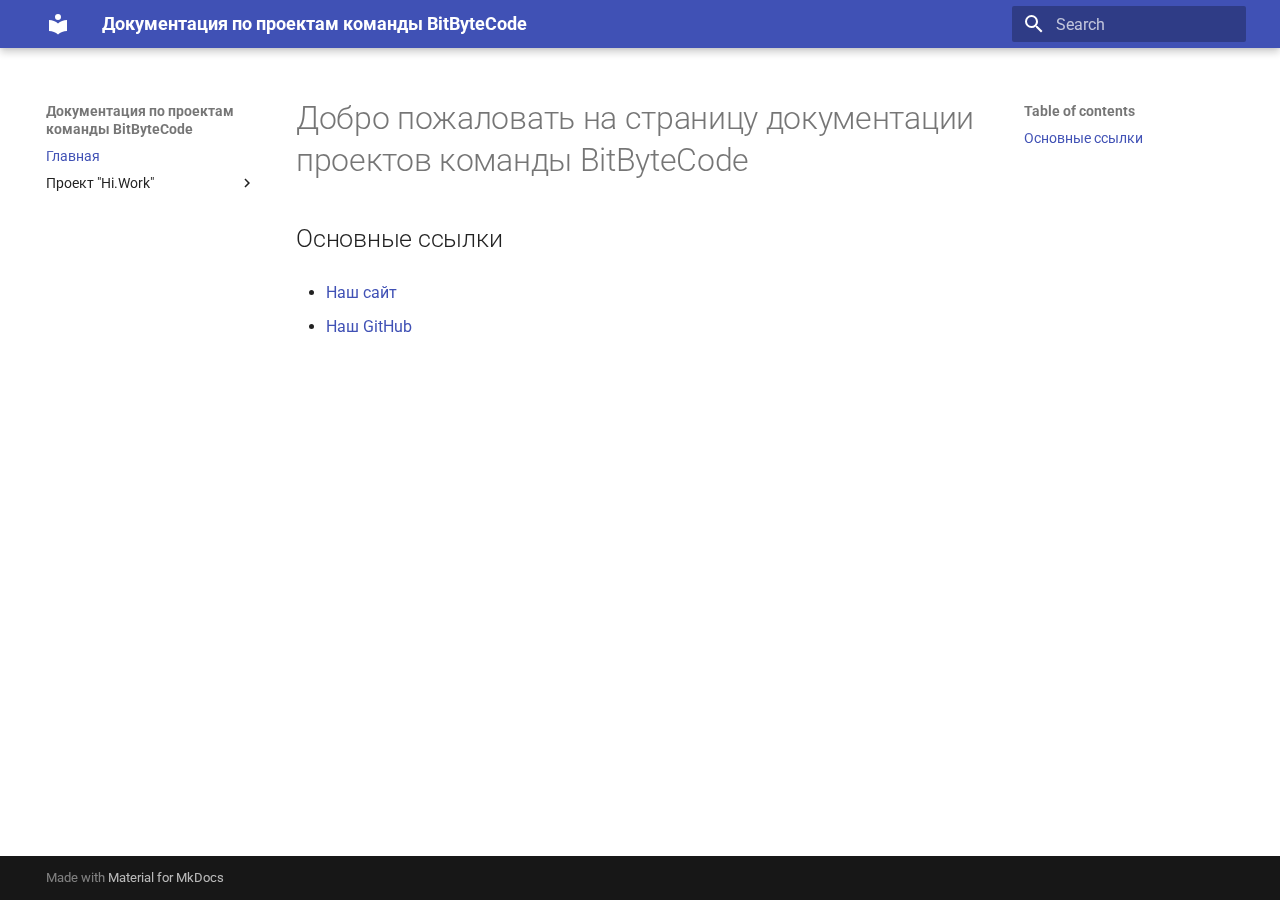
<file: docs/index.html>
<!doctype html>
<html lang="en" class="no-js">
  <head>
    
      <meta charset="utf-8">
      <meta name="viewport" content="width=device-width,initial-scale=1">
      
      
      
      
      
        <link rel="next" href="common/">
      
      
        
      
      
      <link rel="icon" href="assets/images/favicon.png">
      <meta name="generator" content="mkdocs-1.6.1, mkdocs-material-9.7.2">
    
    
      
        <title>Документация по проектам команды BitByteCode</title>
      
    
    
      <link rel="stylesheet" href="assets/stylesheets/main.484c7ddc.min.css">
      
      


    
    
      
    
    
      
        
        
        <link rel="preconnect" href="https://fonts.gstatic.com" crossorigin>
        <link rel="stylesheet" href="https://fonts.googleapis.com/css?family=Roboto:300,300i,400,400i,700,700i%7CRoboto+Mono:400,400i,700,700i&display=fallback">
        <style>:root{--md-text-font:"Roboto";--md-code-font:"Roboto Mono"}</style>
      
    
    
    <script>__md_scope=new URL(".",location),__md_hash=e=>[...e].reduce(((e,_)=>(e<<5)-e+_.charCodeAt(0)),0),__md_get=(e,_=localStorage,t=__md_scope)=>JSON.parse(_.getItem(t.pathname+"."+e)),__md_set=(e,_,t=localStorage,a=__md_scope)=>{try{t.setItem(a.pathname+"."+e,JSON.stringify(_))}catch(e){}}</script>
    
      

    
    
  </head>
  
  
    <body dir="ltr">
  
    
    <input class="md-toggle" data-md-toggle="drawer" type="checkbox" id="__drawer" autocomplete="off">
    <input class="md-toggle" data-md-toggle="search" type="checkbox" id="__search" autocomplete="off">
    <label class="md-overlay" for="__drawer"></label>
    <div data-md-component="skip">
      
        
        <a href="#bitbytecode" class="md-skip">
          Skip to content
        </a>
      
    </div>
    <div data-md-component="announce">
      
    </div>
    
    
      

  

<header class="md-header md-header--shadow" data-md-component="header">
  <nav class="md-header__inner md-grid" aria-label="Header">
    <a href="." title="Документация по проектам команды BitByteCode" class="md-header__button md-logo" aria-label="Документация по проектам команды BitByteCode" data-md-component="logo">
      
  
  <svg xmlns="http://www.w3.org/2000/svg" viewBox="0 0 24 24"><path d="M12 8a3 3 0 0 0 3-3 3 3 0 0 0-3-3 3 3 0 0 0-3 3 3 3 0 0 0 3 3m0 3.54C9.64 9.35 6.5 8 3 8v11c3.5 0 6.64 1.35 9 3.54 2.36-2.19 5.5-3.54 9-3.54V8c-3.5 0-6.64 1.35-9 3.54"/></svg>

    </a>
    <label class="md-header__button md-icon" for="__drawer">
      
      <svg xmlns="http://www.w3.org/2000/svg" viewBox="0 0 24 24"><path d="M3 6h18v2H3zm0 5h18v2H3zm0 5h18v2H3z"/></svg>
    </label>
    <div class="md-header__title" data-md-component="header-title">
      <div class="md-header__ellipsis">
        <div class="md-header__topic">
          <span class="md-ellipsis">
            Документация по проектам команды BitByteCode
          </span>
        </div>
        <div class="md-header__topic" data-md-component="header-topic">
          <span class="md-ellipsis">
            
              Главная
            
          </span>
        </div>
      </div>
    </div>
    
    
      <script>var palette=__md_get("__palette");if(palette&&palette.color){if("(prefers-color-scheme)"===palette.color.media){var media=matchMedia("(prefers-color-scheme: light)"),input=document.querySelector(media.matches?"[data-md-color-media='(prefers-color-scheme: light)']":"[data-md-color-media='(prefers-color-scheme: dark)']");palette.color.media=input.getAttribute("data-md-color-media"),palette.color.scheme=input.getAttribute("data-md-color-scheme"),palette.color.primary=input.getAttribute("data-md-color-primary"),palette.color.accent=input.getAttribute("data-md-color-accent")}for(var[key,value]of Object.entries(palette.color))document.body.setAttribute("data-md-color-"+key,value)}</script>
    
    
    
      
      
        <label class="md-header__button md-icon" for="__search">
          
          <svg xmlns="http://www.w3.org/2000/svg" viewBox="0 0 24 24"><path d="M9.5 3A6.5 6.5 0 0 1 16 9.5c0 1.61-.59 3.09-1.56 4.23l.27.27h.79l5 5-1.5 1.5-5-5v-.79l-.27-.27A6.52 6.52 0 0 1 9.5 16 6.5 6.5 0 0 1 3 9.5 6.5 6.5 0 0 1 9.5 3m0 2C7 5 5 7 5 9.5S7 14 9.5 14 14 12 14 9.5 12 5 9.5 5"/></svg>
        </label>
        <div class="md-search" data-md-component="search" role="dialog">
  <label class="md-search__overlay" for="__search"></label>
  <div class="md-search__inner" role="search">
    <form class="md-search__form" name="search">
      <input type="text" class="md-search__input" name="query" aria-label="Search" placeholder="Search" autocapitalize="off" autocorrect="off" autocomplete="off" spellcheck="false" data-md-component="search-query" required>
      <label class="md-search__icon md-icon" for="__search">
        
        <svg xmlns="http://www.w3.org/2000/svg" viewBox="0 0 24 24"><path d="M9.5 3A6.5 6.5 0 0 1 16 9.5c0 1.61-.59 3.09-1.56 4.23l.27.27h.79l5 5-1.5 1.5-5-5v-.79l-.27-.27A6.52 6.52 0 0 1 9.5 16 6.5 6.5 0 0 1 3 9.5 6.5 6.5 0 0 1 9.5 3m0 2C7 5 5 7 5 9.5S7 14 9.5 14 14 12 14 9.5 12 5 9.5 5"/></svg>
        
        <svg xmlns="http://www.w3.org/2000/svg" viewBox="0 0 24 24"><path d="M20 11v2H8l5.5 5.5-1.42 1.42L4.16 12l7.92-7.92L13.5 5.5 8 11z"/></svg>
      </label>
      <nav class="md-search__options" aria-label="Search">
        
        <button type="reset" class="md-search__icon md-icon" title="Clear" aria-label="Clear" tabindex="-1">
          
          <svg xmlns="http://www.w3.org/2000/svg" viewBox="0 0 24 24"><path d="M19 6.41 17.59 5 12 10.59 6.41 5 5 6.41 10.59 12 5 17.59 6.41 19 12 13.41 17.59 19 19 17.59 13.41 12z"/></svg>
        </button>
      </nav>
      
    </form>
    <div class="md-search__output">
      <div class="md-search__scrollwrap" tabindex="0" data-md-scrollfix>
        <div class="md-search-result" data-md-component="search-result">
          <div class="md-search-result__meta">
            Initializing search
          </div>
          <ol class="md-search-result__list" role="presentation"></ol>
        </div>
      </div>
    </div>
  </div>
</div>
      
    
    
  </nav>
  
</header>
    
    <div class="md-container" data-md-component="container">
      
      
        
          
        
      
      <main class="md-main" data-md-component="main">
        <div class="md-main__inner md-grid">
          
            
              
              <div class="md-sidebar md-sidebar--primary" data-md-component="sidebar" data-md-type="navigation" >
                <div class="md-sidebar__scrollwrap">
                  <div class="md-sidebar__inner">
                    



<nav class="md-nav md-nav--primary" aria-label="Navigation" data-md-level="0">
  <label class="md-nav__title" for="__drawer">
    <a href="." title="Документация по проектам команды BitByteCode" class="md-nav__button md-logo" aria-label="Документация по проектам команды BitByteCode" data-md-component="logo">
      
  
  <svg xmlns="http://www.w3.org/2000/svg" viewBox="0 0 24 24"><path d="M12 8a3 3 0 0 0 3-3 3 3 0 0 0-3-3 3 3 0 0 0-3 3 3 3 0 0 0 3 3m0 3.54C9.64 9.35 6.5 8 3 8v11c3.5 0 6.64 1.35 9 3.54 2.36-2.19 5.5-3.54 9-3.54V8c-3.5 0-6.64 1.35-9 3.54"/></svg>

    </a>
    Документация по проектам команды BitByteCode
  </label>
  
  <ul class="md-nav__list" data-md-scrollfix>
    
      
      
  
  
    
  
  
  
    <li class="md-nav__item md-nav__item--active">
      
      <input class="md-nav__toggle md-toggle" type="checkbox" id="__toc">
      
      
        
      
      
        <label class="md-nav__link md-nav__link--active" for="__toc">
          
  
  
  <span class="md-ellipsis">
    
  
    Главная
  

    
  </span>
  
  

          <span class="md-nav__icon md-icon"></span>
        </label>
      
      <a href="." class="md-nav__link md-nav__link--active">
        
  
  
  <span class="md-ellipsis">
    
  
    Главная
  

    
  </span>
  
  

      </a>
      
        

<nav class="md-nav md-nav--secondary" aria-label="Table of contents">
  
  
  
    
  
  
    <label class="md-nav__title" for="__toc">
      <span class="md-nav__icon md-icon"></span>
      Table of contents
    </label>
    <ul class="md-nav__list" data-md-component="toc" data-md-scrollfix>
      
        <li class="md-nav__item">
  <a href="#_1" class="md-nav__link">
    <span class="md-ellipsis">
      
        Основные ссылки
      
    </span>
  </a>
  
</li>
      
    </ul>
  
</nav>
      
    </li>
  

    
      
      
  
  
  
  
    
    
    
    
    
    <li class="md-nav__item md-nav__item--nested">
      
        
        
        <input class="md-nav__toggle md-toggle " type="checkbox" id="__nav_2" >
        
          
          <label class="md-nav__link" for="__nav_2" id="__nav_2_label" tabindex="0">
            
  
  
  <span class="md-ellipsis">
    
  
    Проект "Hi.Work"
  

    
  </span>
  
  

            <span class="md-nav__icon md-icon"></span>
          </label>
        
        <nav class="md-nav" data-md-level="1" aria-labelledby="__nav_2_label" aria-expanded="false">
          <label class="md-nav__title" for="__nav_2">
            <span class="md-nav__icon md-icon"></span>
            
  
    Проект "Hi.Work"
  

          </label>
          <ul class="md-nav__list" data-md-scrollfix>
            
              
                
  
  
  
  
    <li class="md-nav__item">
      <a href="common/" class="md-nav__link">
        
  
  
  <span class="md-ellipsis">
    
  
    Описание
  

    
  </span>
  
  

      </a>
    </li>
  

              
            
              
                
  
  
  
  
    <li class="md-nav__item">
      <a href="architecture/" class="md-nav__link">
        
  
  
  <span class="md-ellipsis">
    
  
    Архитектура программного решения
  

    
  </span>
  
  

      </a>
    </li>
  

              
            
              
                
  
  
  
  
    <li class="md-nav__item">
      <a href="database/" class="md-nav__link">
        
  
  
  <span class="md-ellipsis">
    
  
    Описание объектов и базы данных
  

    
  </span>
  
  

      </a>
    </li>
  

              
            
              
                
  
  
  
  
    <li class="md-nav__item">
      <a href="employee_subsystem/" class="md-nav__link">
        
  
  
  <span class="md-ellipsis">
    
  
    Описание подсистемы сотрудников
  

    
  </span>
  
  

      </a>
    </li>
  

              
            
              
                
  
  
  
  
    <li class="md-nav__item">
      <a href="hr_subsystem/" class="md-nav__link">
        
  
  
  <span class="md-ellipsis">
    
  
    Описание подсистемы HR-менеджера
  

    
  </span>
  
  

      </a>
    </li>
  

              
            
              
                
  
  
  
  
    <li class="md-nav__item">
      <a href="webapi_docs/" class="md-nav__link">
        
  
  
  <span class="md-ellipsis">
    
  
    Описание WebApi
  

    
  </span>
  
  

      </a>
    </li>
  

              
            
          </ul>
        </nav>
      
    </li>
  

    
  </ul>
</nav>
                  </div>
                </div>
              </div>
            
            
              
              <div class="md-sidebar md-sidebar--secondary" data-md-component="sidebar" data-md-type="toc" >
                <div class="md-sidebar__scrollwrap">
                  <div class="md-sidebar__inner">
                    

<nav class="md-nav md-nav--secondary" aria-label="Table of contents">
  
  
  
    
  
  
    <label class="md-nav__title" for="__toc">
      <span class="md-nav__icon md-icon"></span>
      Table of contents
    </label>
    <ul class="md-nav__list" data-md-component="toc" data-md-scrollfix>
      
        <li class="md-nav__item">
  <a href="#_1" class="md-nav__link">
    <span class="md-ellipsis">
      
        Основные ссылки
      
    </span>
  </a>
  
</li>
      
    </ul>
  
</nav>
                  </div>
                </div>
              </div>
            
          
          
            <div class="md-content" data-md-component="content">
              
              <article class="md-content__inner md-typeset">
                
                  



<h1 id="bitbytecode">Добро пожаловать на страницу документации проектов команды BitByteCode</h1>
<h2 id="_1">Основные ссылки</h2>
<ul>
<li>
<p><a href="https://bitbytecode.ru">Наш сайт</a></p>
</li>
<li>
<p><a href="https://github.com/anya9298/bitbytecode">Наш GitHub</a></p>
</li>
</ul>












                
              </article>
            </div>
          
          
<script>var target=document.getElementById(location.hash.slice(1));target&&target.name&&(target.checked=target.name.startsWith("__tabbed_"))</script>
        </div>
        
      </main>
      
        <footer class="md-footer">
  
  <div class="md-footer-meta md-typeset">
    <div class="md-footer-meta__inner md-grid">
      <div class="md-copyright">
  
  
    Made with
    <a href="https://squidfunk.github.io/mkdocs-material/" target="_blank" rel="noopener">
      Material for MkDocs
    </a>
  
</div>
      
    </div>
  </div>
</footer>
      
    </div>
    <div class="md-dialog" data-md-component="dialog">
      <div class="md-dialog__inner md-typeset"></div>
    </div>
    
    
    
      
      
      <script id="__config" type="application/json">{"annotate": null, "base": ".", "features": [], "search": "assets/javascripts/workers/search.2c215733.min.js", "tags": null, "translations": {"clipboard.copied": "Copied to clipboard", "clipboard.copy": "Copy to clipboard", "search.result.more.one": "1 more on this page", "search.result.more.other": "# more on this page", "search.result.none": "No matching documents", "search.result.one": "1 matching document", "search.result.other": "# matching documents", "search.result.placeholder": "Type to start searching", "search.result.term.missing": "Missing", "select.version": "Select version"}, "version": null}</script>
    
    
      <script src="assets/javascripts/bundle.79ae519e.min.js"></script>
      
    
  </body>
</html>
</file>
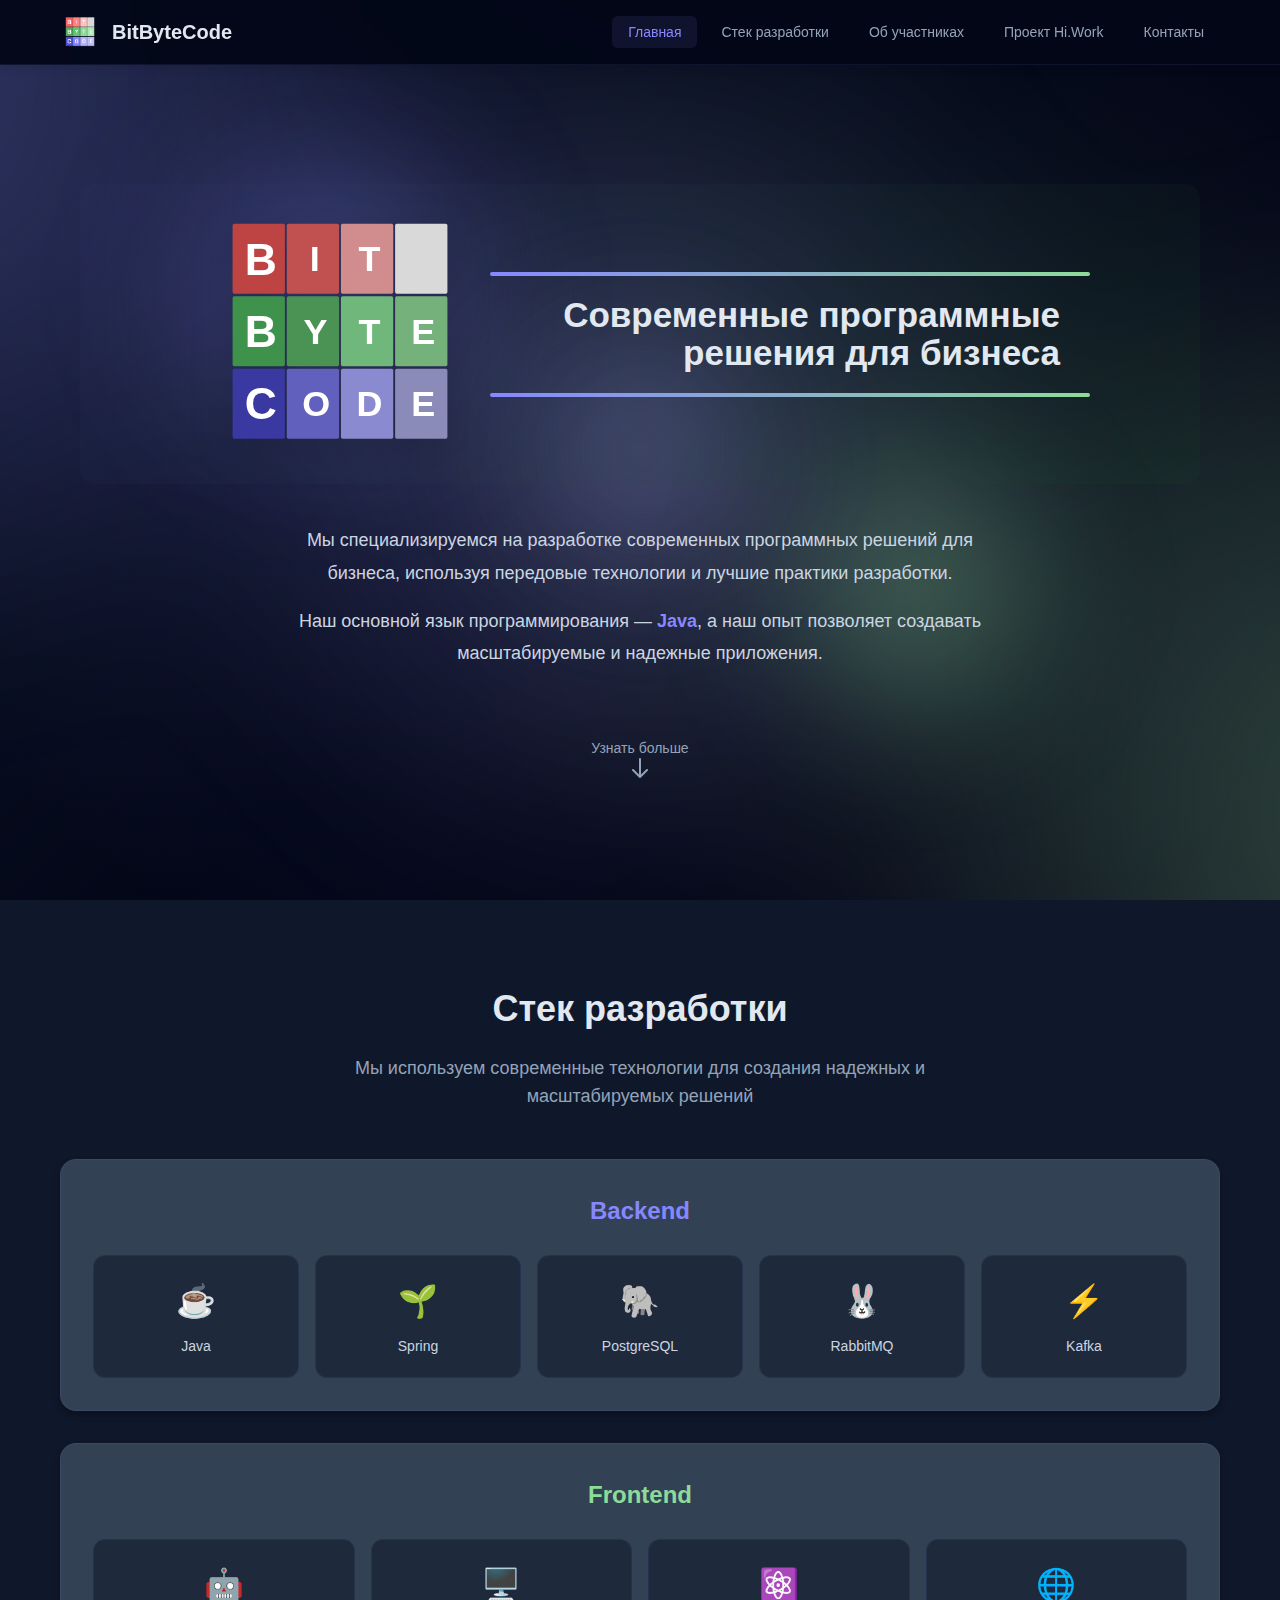
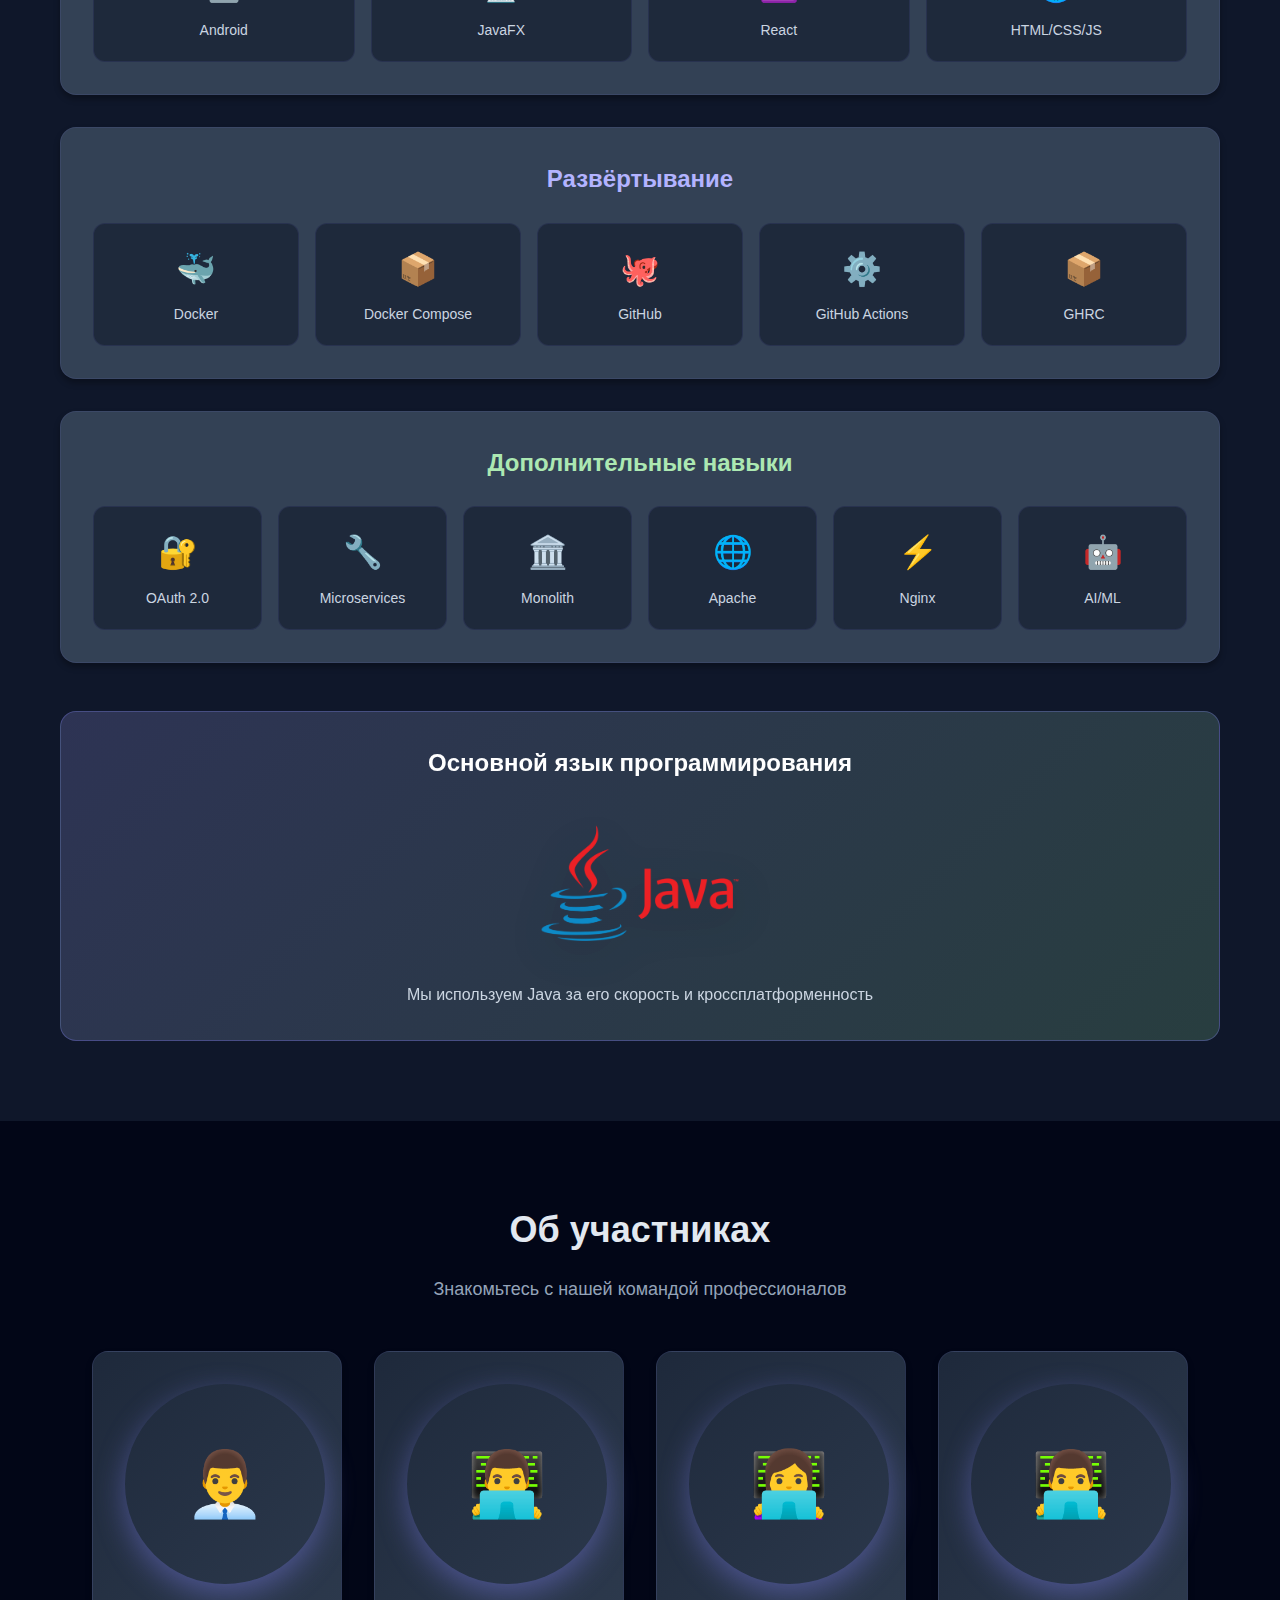
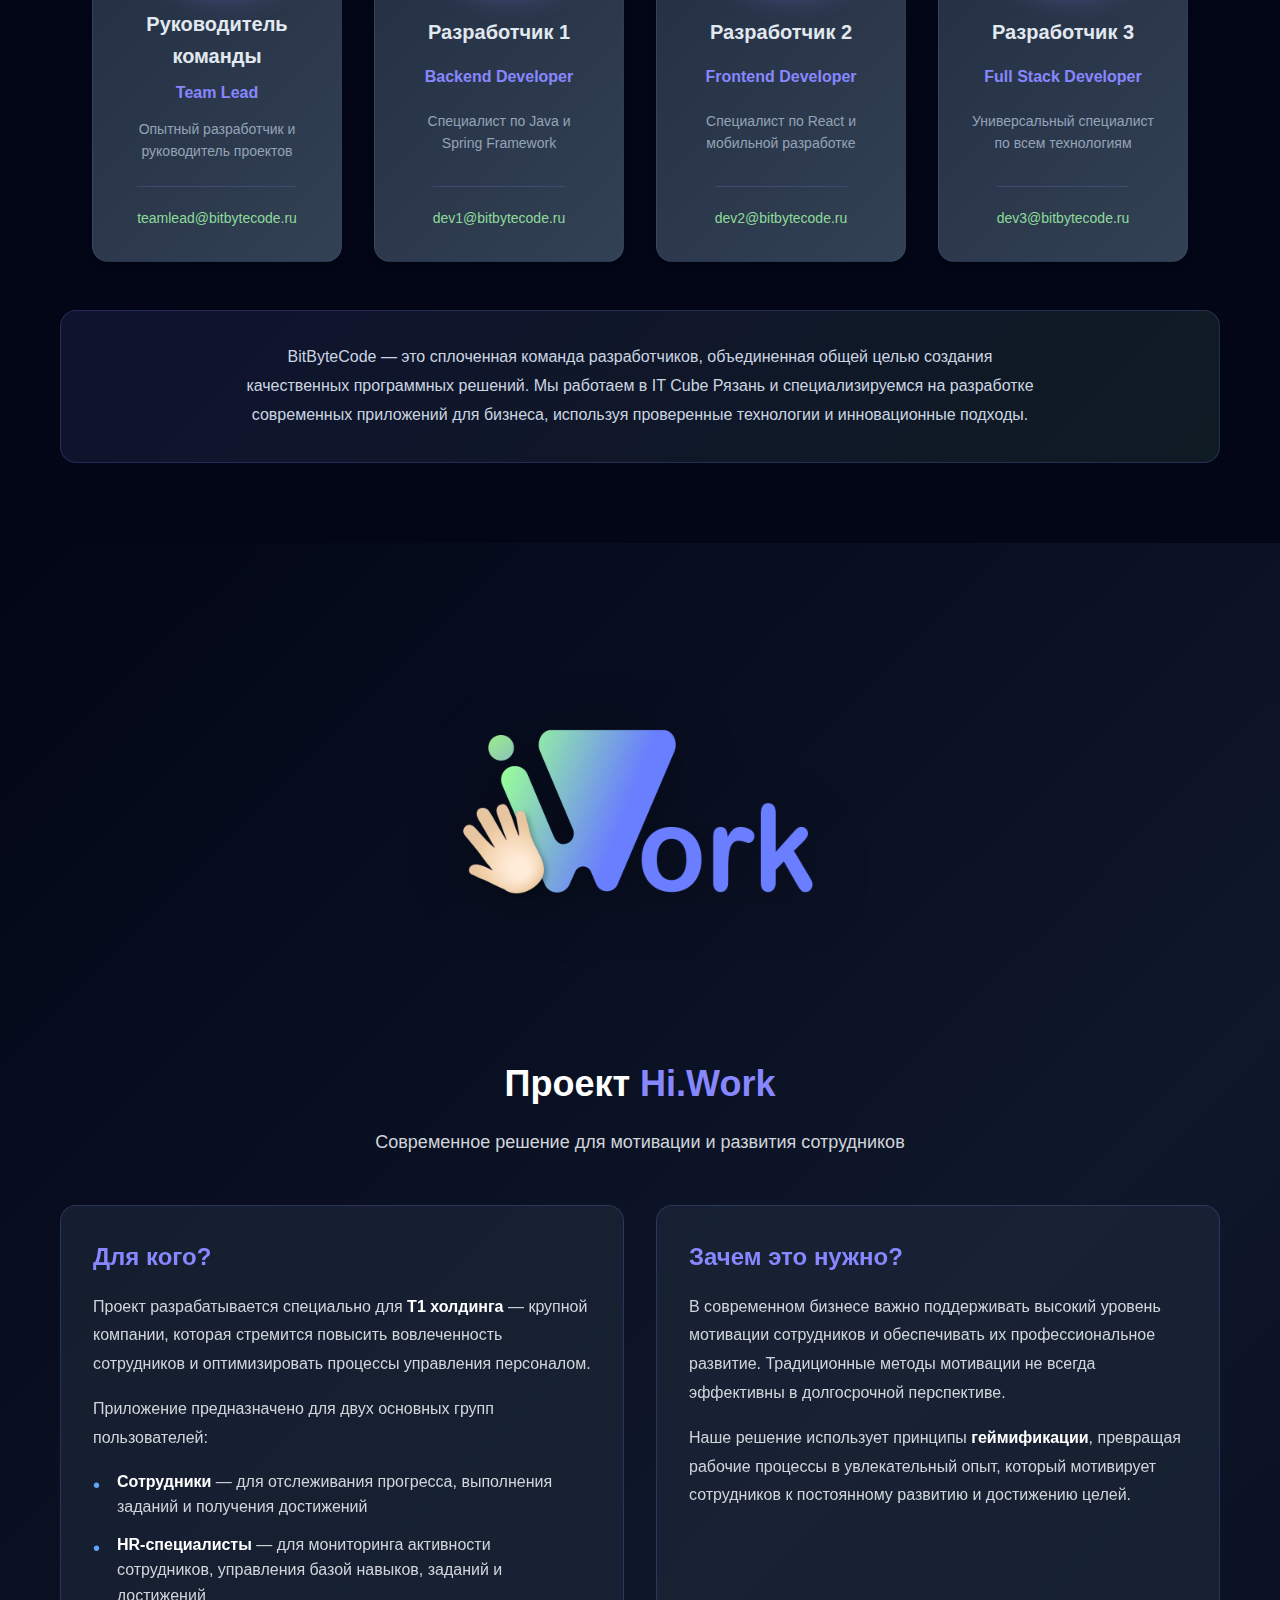
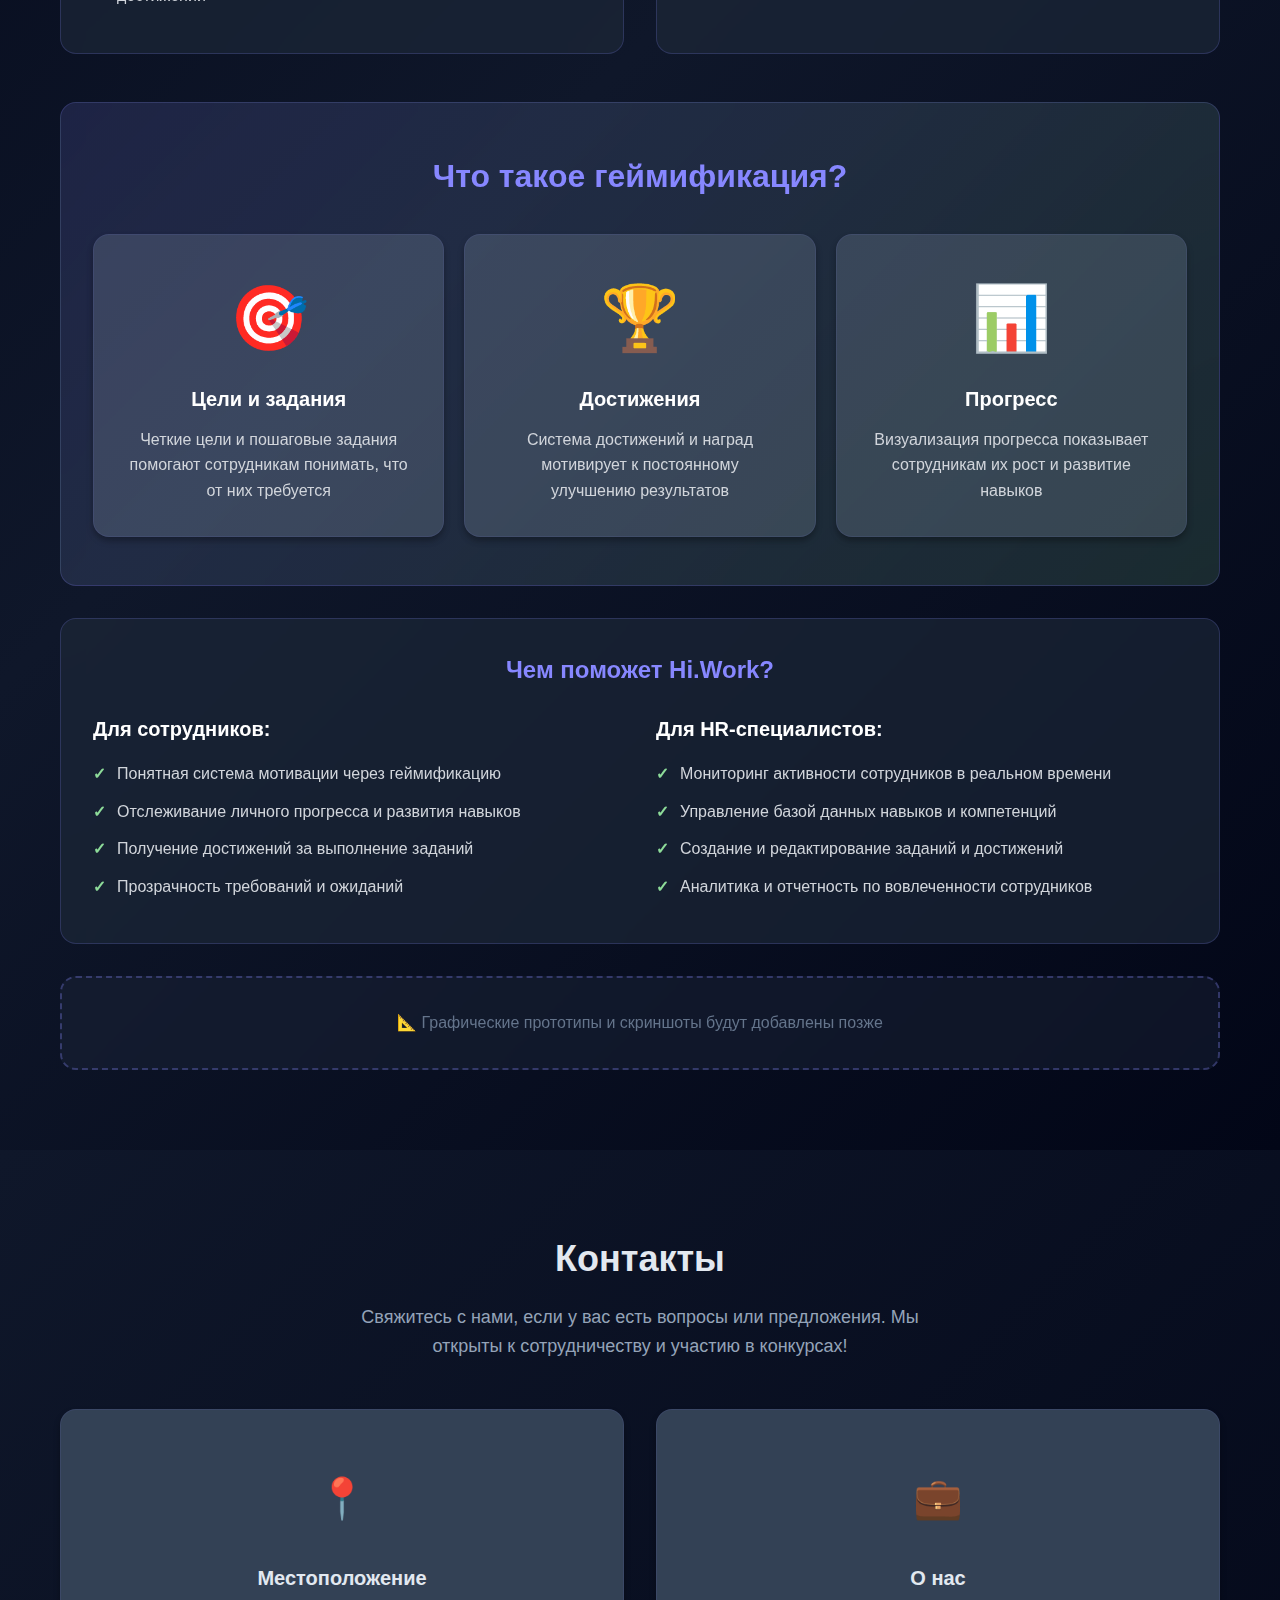
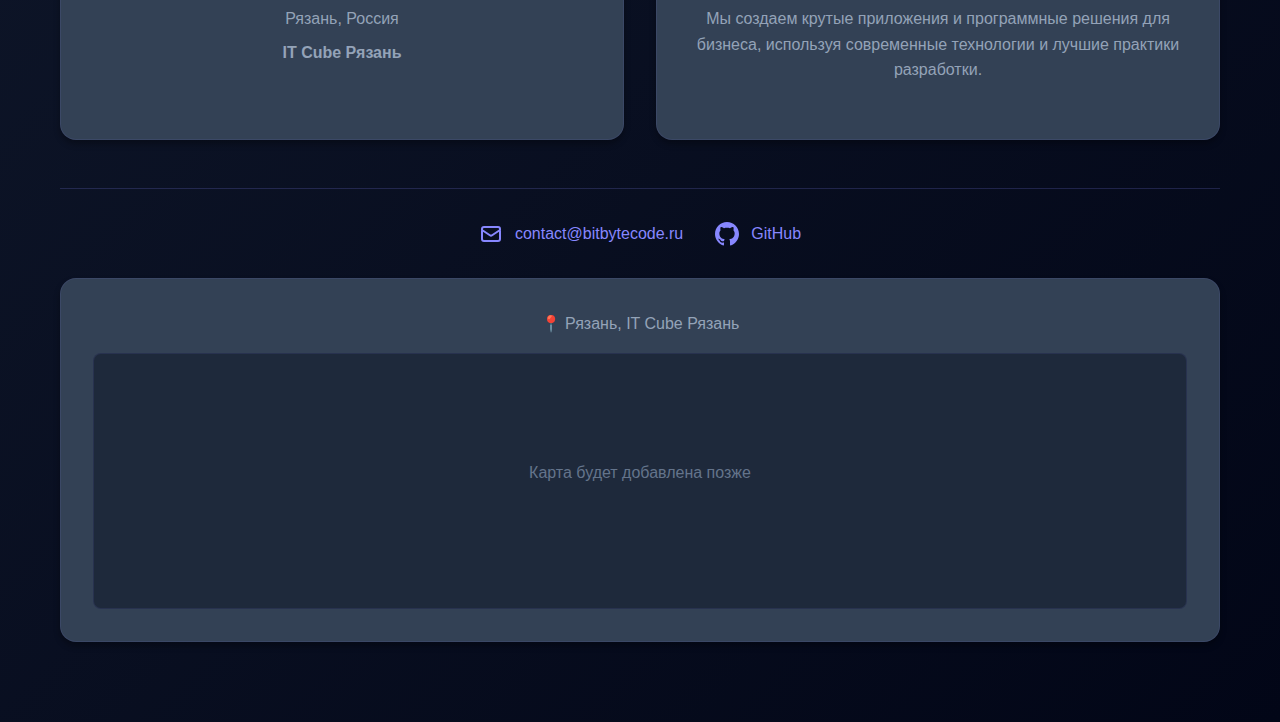
<file: landing/index.html>
<!DOCTYPE html>
<html lang="ru">
<head>
    <meta charset="UTF-8">
    <meta name="viewport" content="width=device-width, initial-scale=1.0">
    <title>BitByteCode - Команда разработчиков</title>
    <link rel="preconnect" href="https://fonts.googleapis.com">
    <link rel="preconnect" href="https://fonts.gstatic.com" crossorigin>
    <link href="https://fonts.googleapis.com/css2?family=Inter:wght@300;400;500;600;700&display=swap" rel="stylesheet">
    <link rel="stylesheet" href="styles.css">
</head>
<body>
    <!-- Navigation -->
    <nav class="navbar" id="navbar">
        <div class="container">
            <div class="nav-brand">
                <img src="BitByteCode_Logo.png" alt="BitByteCode Logo" class="logo-img" loading="eager">
                <span class="brand-name">BitByteCode</span>
            </div>
            <button class="mobile-menu-toggle" id="mobileMenuToggle" aria-label="Toggle menu">
                <span></span>
                <span></span>
                <span></span>
            </button>
            <ul class="nav-menu" id="navMenu">
                <li><a href="#hero" class="nav-link active">Главная</a></li>
                <li><a href="#tech-stack" class="nav-link">Стек разработки</a></li>
                <li><a href="#about-team" class="nav-link">Об участниках</a></li>
                <li><a href="#hiwork-project" class="nav-link">Проект Hi.Work</a></li>
                <li><a href="#contacts" class="nav-link">Контакты</a></li>
            </ul>
        </div>
    </nav>

    <!-- Hero Section -->
    <section id="hero" class="hero">
        <div class="matrix-background" id="matrixBackground"></div>
        <div class="animated-light-1"></div>
        <div class="animated-light-2"></div>
        <div class="animated-light-3"></div>
        <div class="container">
            <div class="hero-content">
                <div class="hero-top-section">
                    <svg id="bitbytecode-logo" class="hero-logo-img" xmlns="http://www.w3.org/2000/svg" viewBox="0 0 1000 1000">
                        <defs>
                            <style>
                                .logo-cls-1 {
                                    font-size: 148.06px;
                                    letter-spacing: .06em;
                                }
                                .logo-cls-1, .logo-cls-2 {
                                    fill: #fff;
                                    font-weight: 700;
                                    font-feature-settings: 'liga' 1, 'calt' 1;
                                }
                                .logo-cls-2 {
                                    font-size: 119.78px;
                                    letter-spacing: .06em;
                                }
                                .logo-cls-3 { fill: #3e924b; }
                                .logo-cls-4 { fill: #3939a1; }
                                .logo-cls-5 { fill: #6161bd; }
                                .logo-cls-6 { fill: #75b17b; }
                                .logo-cls-7 { fill: #d9d9d9; }
                                .logo-cls-8 { fill: #8b8bba; }
                                .logo-cls-9 { fill: #8a8ad1; }
                                .logo-cls-10 { fill: #70b77b; }
                                .logo-cls-11 { fill: #be4444; }
                                .logo-cls-12 { fill: #c15151; }
                                .logo-cls-13 { fill: #4a9355; }
                                .logo-cls-14 { fill: #d18d8d; }
                                .logo-cls-3, .logo-cls-4, .logo-cls-5, .logo-cls-6, .logo-cls-7, .logo-cls-8, .logo-cls-9, .logo-cls-10, .logo-cls-11, .logo-cls-12, .logo-cls-13, .logo-cls-14 {
                                    stroke-width: 0px;
                                }
                                .logo-text {
                                    transition: opacity 0.1s ease;
                                }
                            </style>
                        </defs>
                        <rect class="logo-cls-12" x="322.55" y="132.62" width="174.33" height="233.21" rx="5.67" ry="5.67"/>
                        <rect class="logo-cls-14" x="503.12" y="132.62" width="174.33" height="233.21" rx="5.67" ry="5.67"/>
                        <rect class="logo-cls-7" x="683.7" y="132.62" width="174.33" height="233.21" rx="5.67" ry="5.67"/>
                        <rect class="logo-cls-3" x="141.97" y="374.19" width="174.33" height="233.21" rx="5.67" ry="5.67"/>
                        <rect class="logo-cls-13" x="322.55" y="374.19" width="174.33" height="233.21" rx="5.67" ry="5.67"/>
                        <rect class="logo-cls-10" x="503.12" y="374.19" width="174.33" height="233.21" rx="5.67" ry="5.67"/>
                        <rect class="logo-cls-6" x="683.7" y="374.19" width="174.33" height="233.21" rx="5.67" ry="5.67"/>
                        <rect class="logo-cls-4" x="141.97" y="615.75" width="174.33" height="233.21" rx="5.67" ry="5.67"/>
                        <rect class="logo-cls-5" x="322.55" y="615.75" width="174.33" height="233.21" rx="5.67" ry="5.67"/>
                        <rect class="logo-cls-9" x="503.12" y="615.75" width="174.33" height="233.21" rx="5.67" ry="5.67"/>
                        <rect class="logo-cls-8" x="683.7" y="615.75" width="174.33" height="233.21" rx="5.67" ry="5.67"/>
                        <rect class="logo-cls-11" x="141.97" y="132.62" width="174.33" height="233.21" rx="5.67" ry="5.67"/>
                        <text class="logo-cls-1 logo-text" data-final="B" transform="translate(182.44 302.63)"><tspan x="0" y="0">B</tspan></text>
                        <text class="logo-cls-2 logo-text" data-final="I" transform="translate(399.51 291.29)"><tspan x="0" y="0">I</tspan></text>
                        <text class="logo-cls-2 logo-text" data-final="T" transform="translate(561.31 291.29)"><tspan x="0" y="0">T</tspan></text>
                        <text class="logo-cls-1 logo-text" data-final="B" transform="translate(182.44 543.1)"><tspan x="0" y="0">B</tspan></text>
                        <text class="logo-cls-2 logo-text" data-final="Y" transform="translate(378.07 531.77)"><tspan x="0" y="0">Y</tspan></text>
                        <text class="logo-cls-2 logo-text" data-final="T" transform="translate(561.31 531.77)"><tspan x="0" y="0">T</tspan></text>
                        <text class="logo-cls-2 logo-text" data-final="E" transform="translate(737.9 534.43)"><tspan x="0" y="0">E</tspan></text>
                        <text class="logo-cls-1 logo-text" data-final="C" transform="translate(182.44 783.58)"><tspan x="0" y="0">C</tspan></text>
                        <text class="logo-cls-2 logo-text" data-final="O" transform="translate(374.11 772.24)"><tspan x="0" y="0">O</tspan></text>
                        <text class="logo-cls-2 logo-text" data-final="D" transform="translate(555.08 772.24)"><tspan x="0" y="0">D</tspan></text>
                        <text class="logo-cls-2 logo-text" data-final="E" transform="translate(737.9 772.24)"><tspan x="0" y="0">E</tspan></text>
                    </svg>
                    <div class="hero-text-section">
                        <div class="hero-divider"></div>
                        <p class="hero-tech-text">Современные программные решения для бизнеса</p>
                        <div class="hero-divider"></div>
                    </div>
                </div>
                
                <div class="hero-description">
                    <p>Мы специализируемся на разработке современных программных решений для бизнеса,
                    используя передовые технологии и лучшие практики разработки.</p>
                    <p>Наш основной язык программирования — <strong>Java</strong>,
                    а наш опыт позволяет создавать масштабируемые и надежные приложения.</p>
                </div>
                <button class="scroll-down" onclick="scrollToSection('tech-stack')">
                    <span>Узнать больше</span>
                    <svg width="24" height="24" fill="none" stroke="currentColor" viewBox="0 0 24 24">
                        <path stroke-linecap="round" stroke-linejoin="round" stroke-width="2" d="M19 14l-7 7m0 0l-7-7m7 7V3"/>
                    </svg>
                </button>
            </div>
        </div>
    </section>

    <!-- Tech Stack Section -->
    <section id="tech-stack" class="tech-stack">
        <div class="container">
            <div class="section-header">
                <h2>Стек разработки</h2>
                <p>Мы используем современные технологии для создания надежных и масштабируемых решений</p>
            </div>

            <div class="tech-categories">
                <!-- Backend -->
                <div class="tech-category">
                    <h3 class="tech-category-title backend">Backend</h3>
                    <div class="tech-grid">
                        <div class="tech-item">
                            <span class="tech-icon">☕</span>
                            <span class="tech-name">Java</span>
                        </div>
                        <div class="tech-item">
                            <span class="tech-icon">🌱</span>
                            <span class="tech-name">Spring</span>
                        </div>
                        <div class="tech-item">
                            <span class="tech-icon">🐘</span>
                            <span class="tech-name">PostgreSQL</span>
                        </div>
                        <div class="tech-item">
                            <span class="tech-icon">🐰</span>
                            <span class="tech-name">RabbitMQ</span>
                        </div>
                        <div class="tech-item">
                            <span class="tech-icon">⚡</span>
                            <span class="tech-name">Kafka</span>
                        </div>
                    </div>
                </div>

                <!-- Frontend -->
                <div class="tech-category">
                    <h3 class="tech-category-title frontend">Frontend</h3>
                    <div class="tech-grid">
                        <div class="tech-item">
                            <span class="tech-icon">🤖</span>
                            <span class="tech-name">Android</span>
                        </div>
                        <div class="tech-item">
                            <span class="tech-icon">🖥️</span>
                            <span class="tech-name">JavaFX</span>
                        </div>
                        <div class="tech-item">
                            <span class="tech-icon">⚛️</span>
                            <span class="tech-name">React</span>
                        </div>
                        <div class="tech-item">
                            <span class="tech-icon">🌐</span>
                            <span class="tech-name">HTML/CSS/JS</span>
                        </div>
                    </div>
                </div>

                <!-- DevOps -->
                <div class="tech-category">
                    <h3 class="tech-category-title devops">Развёртывание</h3>
                    <div class="tech-grid">
                        <div class="tech-item">
                            <span class="tech-icon">🐳</span>
                            <span class="tech-name">Docker</span>
                        </div>
                        <div class="tech-item">
                            <span class="tech-icon">📦</span>
                            <span class="tech-name">Docker Compose</span>
                        </div>
                        <div class="tech-item">
                            <span class="tech-icon">🐙</span>
                            <span class="tech-name">GitHub</span>
                        </div>
                        <div class="tech-item">
                            <span class="tech-icon">⚙️</span>
                            <span class="tech-name">GitHub Actions</span>
                        </div>
                        <div class="tech-item">
                            <span class="tech-icon">📦</span>
                            <span class="tech-name">GHRC</span>
                        </div>
                    </div>
                </div>

                <!-- Additional -->
                <div class="tech-category">
                    <h3 class="tech-category-title additional">Дополнительные навыки</h3>
                    <div class="tech-grid">
                        <div class="tech-item">
                            <span class="tech-icon">🔐</span>
                            <span class="tech-name">OAuth 2.0</span>
                        </div>
                        <div class="tech-item">
                            <span class="tech-icon">🔧</span>
                            <span class="tech-name">Microservices</span>
                        </div>
                        <div class="tech-item">
                            <span class="tech-icon">🏛️</span>
                            <span class="tech-name">Monolith</span>
                        </div>
                        <div class="tech-item">
                            <span class="tech-icon">🌐</span>
                            <span class="tech-name">Apache</span>
                        </div>
                        <div class="tech-item">
                            <span class="tech-icon">⚡</span>
                            <span class="tech-name">Nginx</span>
                        </div>
                        <div class="tech-item">
                            <span class="tech-icon">🤖</span>
                            <span class="tech-name">AI/ML</span>
                        </div>
                    </div>
                </div>
            </div>

            <div class="main-language">
                <h3>Основной язык программирования</h3>
                <div class="main-language-content">
                    <div>
                        <img src="java.png" alt="Java Logo" class="main-language-icon">
                        <p class="main-language-desc">Мы используем Java за его скорость и кроссплатформенность</p>
                    </div>
                </div>
            </div>
        </div>
    </section>

    <!-- About Team Section -->
    <section id="about-team" class="about-team">
        <div class="container">
            <div class="section-header">
                <h2>Об участниках</h2>
                <p>Знакомьтесь с нашей командой профессионалов</p>
            </div>

            <div class="team-grid">
                <div class="team-member">
                    <div class="member-photo">👨‍💼</div>
                    <h3 class="member-name">Руководитель команды</h3>
                    <p class="member-role">Team Lead</p>
                    <p class="member-description">Опытный разработчик и руководитель проектов</p>
                    <a href="mailto:teamlead@bitbytecode.ru" class="member-contact">teamlead@bitbytecode.ru</a>
                </div>
                <div class="team-member">
                    <div class="member-photo">👨‍💻</div>
                    <h3 class="member-name">Разработчик 1</h3>
                    <p class="member-role">Backend Developer</p>
                    <p class="member-description">Специалист по Java и Spring Framework</p>
                    <a href="mailto:dev1@bitbytecode.ru" class="member-contact">dev1@bitbytecode.ru</a>
                </div>
                <div class="team-member">
                    <div class="member-photo">👩‍💻</div>
                    <h3 class="member-name">Разработчик 2</h3>
                    <p class="member-role">Frontend Developer</p>
                    <p class="member-description">Специалист по React и мобильной разработке</p>
                    <a href="mailto:dev2@bitbytecode.ru" class="member-contact">dev2@bitbytecode.ru</a>
                </div>
                <div class="team-member">
                    <div class="member-photo">👨‍💻</div>
                    <h3 class="member-name">Разработчик 3</h3>
                    <p class="member-role">Full Stack Developer</p>
                    <p class="member-description">Универсальный специалист по всем технологиям</p>
                    <a href="mailto:dev3@bitbytecode.ru" class="member-contact">dev3@bitbytecode.ru</a>
                </div>
            </div>

            <div class="team-description">
                <p>BitByteCode — это сплоченная команда разработчиков, объединенная общей целью создания
                качественных программных решений. Мы работаем в IT Cube Рязань и специализируемся на
                разработке современных приложений для бизнеса, используя проверенные технологии и
                инновационные подходы.</p>
            </div>
        </div>
    </section>

    <!-- Hi.Work Project Section -->
    <section id="hiwork-project" class="hiwork-project">
        <div class="container">
            <div class="section-header">
                <div class="hiwork-logo-container">
                    <img src="HiWork_Large_logo.png" alt="Hi.Work Logo" class="hiwork-logo-large" loading="lazy">
                </div>
                <h2>Проект <span class="highlight">Hi.Work</span></h2>
                <p>Современное решение для мотивации и развития сотрудников</p>
            </div>

            <div class="project-grid">
                <div class="project-card">
                    <h3 class="project-card-title">Для кого?</h3>
                    <p>Проект разрабатывается специально для <strong>T1 холдинга</strong> —
                    крупной компании, которая стремится повысить вовлеченность сотрудников и оптимизировать
                    процессы управления персоналом.</p>
                    <p>Приложение предназначено для двух основных групп пользователей:</p>
                    <ul class="project-list">
                        <li><strong>Сотрудники</strong> — для отслеживания прогресса, выполнения заданий и получения достижений</li>
                        <li><strong>HR-специалисты</strong> — для мониторинга активности сотрудников, управления базой навыков, заданий и достижений</li>
                    </ul>
                </div>
                <div class="project-card">
                    <h3 class="project-card-title">Зачем это нужно?</h3>
                    <p>В современном бизнесе важно поддерживать высокий уровень мотивации сотрудников и
                    обеспечивать их профессиональное развитие. Традиционные методы мотивации не всегда
                    эффективны в долгосрочной перспективе.</p>
                    <p>Наше решение использует принципы <strong>геймификации</strong>,
                    превращая рабочие процессы в увлекательный опыт, который мотивирует сотрудников
                    к постоянному развитию и достижению целей.</p>
                </div>
            </div>

            <div class="gamification-section">
                <h3>Что такое геймификация?</h3>
                <div class="gamification-grid">
                    <div class="gamification-item">
                        <div class="gamification-icon">🎯</div>
                        <h4>Цели и задания</h4>
                        <p>Четкие цели и пошаговые задания помогают сотрудникам понимать, что от них требуется</p>
                    </div>
                    <div class="gamification-item">
                        <div class="gamification-icon">🏆</div>
                        <h4>Достижения</h4>
                        <p>Система достижений и наград мотивирует к постоянному улучшению результатов</p>
                    </div>
                    <div class="gamification-item">
                        <div class="gamification-icon">📊</div>
                        <h4>Прогресс</h4>
                        <p>Визуализация прогресса показывает сотрудникам их рост и развитие навыков</p>
                    </div>
                </div>
            </div>

            <div class="benefits-section">
                <h3>Чем поможет Hi.Work?</h3>
                <div class="benefits-grid">
                    <div class="benefits-column">
                        <h4>Для сотрудников:</h4>
                        <ul class="benefits-list">
                            <li>Понятная система мотивации через геймификацию</li>
                            <li>Отслеживание личного прогресса и развития навыков</li>
                            <li>Получение достижений за выполнение заданий</li>
                            <li>Прозрачность требований и ожиданий</li>
                        </ul>
                    </div>
                    <div class="benefits-column">
                        <h4>Для HR-специалистов:</h4>
                        <ul class="benefits-list">
                            <li>Мониторинг активности сотрудников в реальном времени</li>
                            <li>Управление базой данных навыков и компетенций</li>
                            <li>Создание и редактирование заданий и достижений</li>
                            <li>Аналитика и отчетность по вовлеченности сотрудников</li>
                        </ul>
                    </div>
                </div>
            </div>

            <div class="prototypes-placeholder">
                <p>📐 Графические прототипы и скриншоты будут добавлены позже</p>
            </div>
        </div>
    </section>

    <!-- Contacts Section -->
    <section id="contacts" class="contacts">
        <div class="container">
            <div class="section-header">
                <h2>Контакты</h2>
                <p>Свяжитесь с нами, если у вас есть вопросы или предложения. Мы открыты к сотрудничеству и участию в конкурсах!</p>
            </div>

            <div class="contacts-content">
                <div class="contact-card">
                    <div class="contact-icon location">📍</div>
                    <h3>Местоположение</h3>
                    <p>Рязань, Россия</p>
                    <p class="contact-highlight">IT Cube Рязань</p>
                </div>
                <div class="contact-card">
                    <div class="contact-icon about">💼</div>
                    <h3>О нас</h3>
                    <p>Мы создаем крутые приложения и программные решения для бизнеса,
                    используя современные технологии и лучшие практики разработки.</p>
                </div>
            </div>

            <div class="contact-info">
                <a href="mailto:contact@bitbytecode.ru" class="contact-link">
                    <svg width="24" height="24" fill="none" stroke="currentColor" viewBox="0 0 24 24">
                        <path stroke-linecap="round" stroke-linejoin="round" stroke-width="2" d="M3 8l7.89 5.26a2 2 0 002.22 0L21 8M5 19h14a2 2 0 002-2V7a2 2 0 00-2-2H5a2 2 0 00-2 2v10a2 2 0 002 2z"/>
                    </svg>
                    contact@bitbytecode.ru
                </a>
                <a href="https://github.com/bitbytecode" target="_blank" rel="noopener noreferrer" class="contact-link">
                    <svg width="24" height="24" fill="currentColor" viewBox="0 0 24 24">
                        <path d="M12 0c-6.626 0-12 5.373-12 12 0 5.302 3.438 9.8 8.207 11.387.599.111.793-.261.793-.577v-2.234c-3.338.726-4.033-1.416-4.033-1.416-.546-1.387-1.333-1.756-1.333-1.756-1.089-.745.083-.729.083-.729 1.205.084 1.839 1.237 1.839 1.237 1.07 1.834 2.807 1.304 3.492.997.107-.775.418-1.305.762-1.604-2.665-.305-5.467-1.334-5.467-5.931 0-1.311.469-2.381 1.236-3.221-.124-.303-.535-1.524.117-3.176 0 0 1.008-.322 3.301 1.23.957-.266 1.983-.399 3.003-.404 1.02.005 2.047.138 3.006.404 2.291-1.552 3.297-1.23 3.297-1.23.653 1.653.242 2.874.118 3.176.77.84 1.235 1.911 1.235 3.221 0 4.609-2.807 5.624-5.479 5.921.43.372.823 1.102.823 2.222v3.293c0 .319.192.694.801.576 4.765-1.589 8.199-6.086 8.199-11.386 0-6.627-5.373-12-12-12z"/>
                    </svg>
                    GitHub
                </a>
            </div>

            <div class="map-placeholder">
                <p>📍 Рязань, IT Cube Рязань</p>
                <div class="map-box">
                    <p>Карта будет добавлена позже</p>
                </div>
            </div>
        </div>
    </section>

    <script src="script.js"></script>
</body>
</html>
</file>
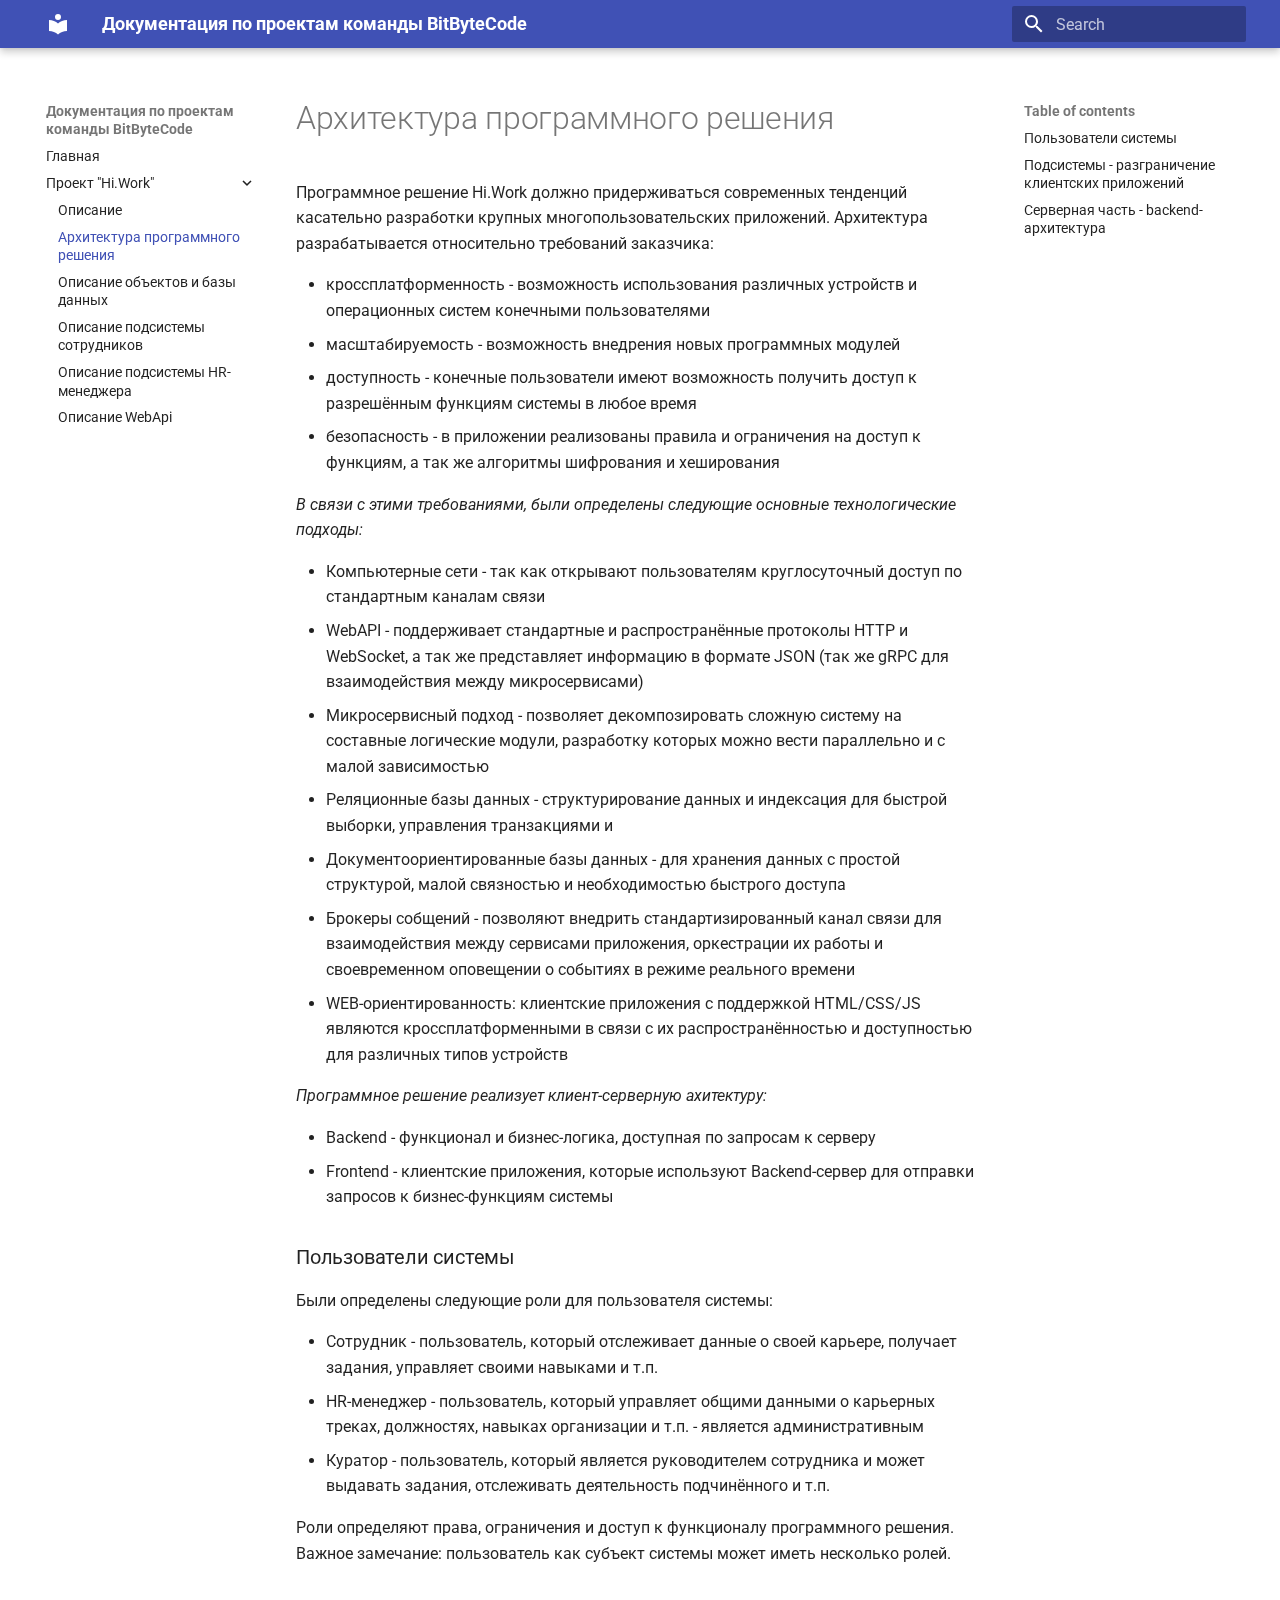
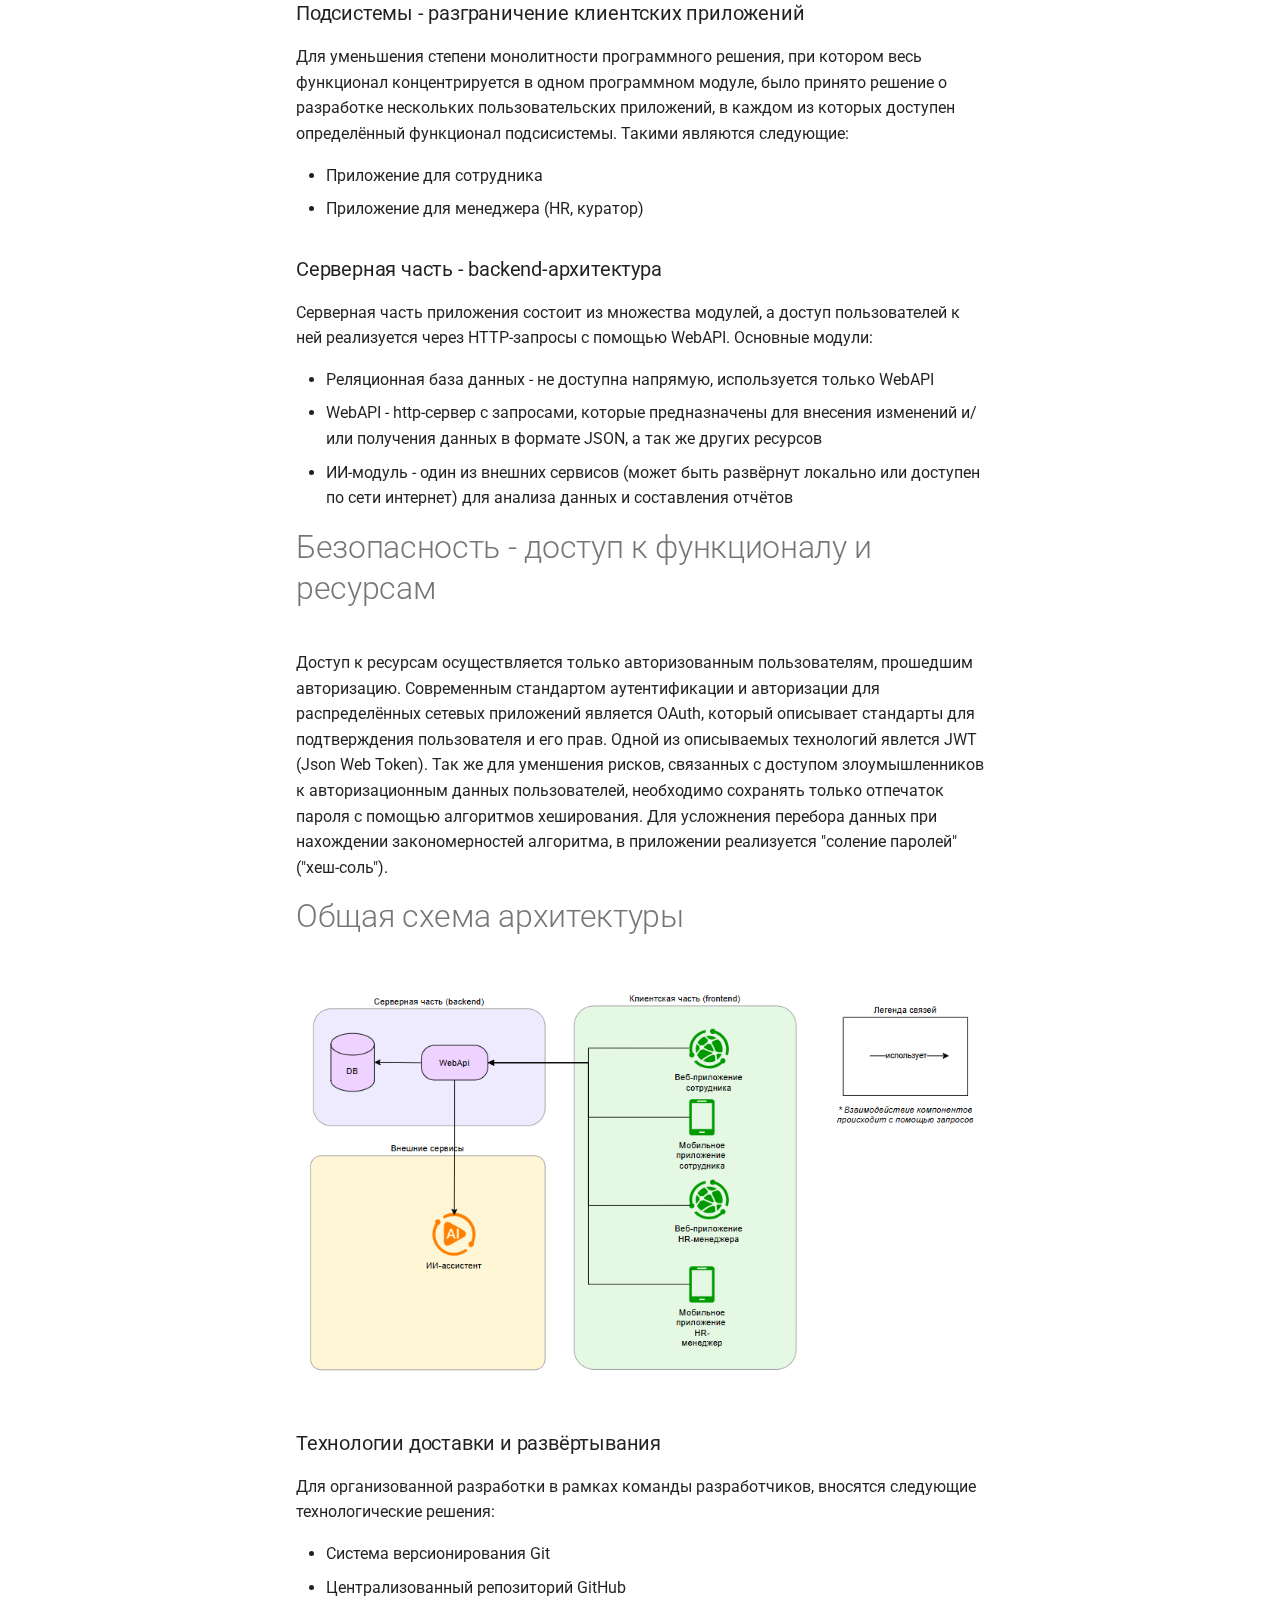
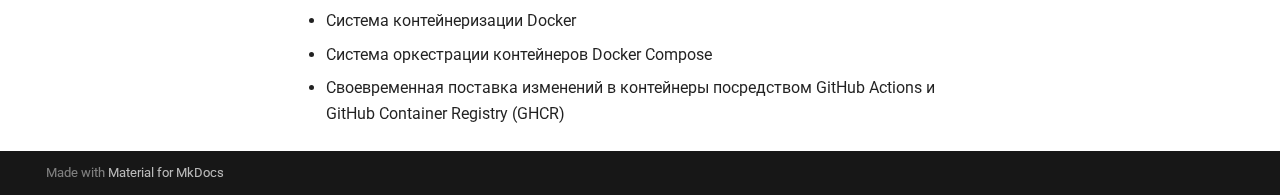
<file: docs/architecture/index.html>
<!doctype html>
<html lang="en" class="no-js">
  <head>
    
      <meta charset="utf-8">
      <meta name="viewport" content="width=device-width,initial-scale=1">
      
      
      
      
        <link rel="prev" href="../common/">
      
      
        <link rel="next" href="../database/">
      
      
        
      
      
      <link rel="icon" href="../assets/images/favicon.png">
      <meta name="generator" content="mkdocs-1.6.1, mkdocs-material-9.7.2">
    
    
      
        <title>Архитектура программного решения - Документация по проектам команды BitByteCode</title>
      
    
    
      <link rel="stylesheet" href="../assets/stylesheets/main.484c7ddc.min.css">
      
      


    
    
      
    
    
      
        
        
        <link rel="preconnect" href="https://fonts.gstatic.com" crossorigin>
        <link rel="stylesheet" href="https://fonts.googleapis.com/css?family=Roboto:300,300i,400,400i,700,700i%7CRoboto+Mono:400,400i,700,700i&display=fallback">
        <style>:root{--md-text-font:"Roboto";--md-code-font:"Roboto Mono"}</style>
      
    
    
    <script>__md_scope=new URL("..",location),__md_hash=e=>[...e].reduce(((e,_)=>(e<<5)-e+_.charCodeAt(0)),0),__md_get=(e,_=localStorage,t=__md_scope)=>JSON.parse(_.getItem(t.pathname+"."+e)),__md_set=(e,_,t=localStorage,a=__md_scope)=>{try{t.setItem(a.pathname+"."+e,JSON.stringify(_))}catch(e){}}</script>
    
      

    
    
  </head>
  
  
    <body dir="ltr">
  
    
    <input class="md-toggle" data-md-toggle="drawer" type="checkbox" id="__drawer" autocomplete="off">
    <input class="md-toggle" data-md-toggle="search" type="checkbox" id="__search" autocomplete="off">
    <label class="md-overlay" for="__drawer"></label>
    <div data-md-component="skip">
      
        
        <a href="#_1" class="md-skip">
          Skip to content
        </a>
      
    </div>
    <div data-md-component="announce">
      
    </div>
    
    
      

  

<header class="md-header md-header--shadow" data-md-component="header">
  <nav class="md-header__inner md-grid" aria-label="Header">
    <a href=".." title="Документация по проектам команды BitByteCode" class="md-header__button md-logo" aria-label="Документация по проектам команды BitByteCode" data-md-component="logo">
      
  
  <svg xmlns="http://www.w3.org/2000/svg" viewBox="0 0 24 24"><path d="M12 8a3 3 0 0 0 3-3 3 3 0 0 0-3-3 3 3 0 0 0-3 3 3 3 0 0 0 3 3m0 3.54C9.64 9.35 6.5 8 3 8v11c3.5 0 6.64 1.35 9 3.54 2.36-2.19 5.5-3.54 9-3.54V8c-3.5 0-6.64 1.35-9 3.54"/></svg>

    </a>
    <label class="md-header__button md-icon" for="__drawer">
      
      <svg xmlns="http://www.w3.org/2000/svg" viewBox="0 0 24 24"><path d="M3 6h18v2H3zm0 5h18v2H3zm0 5h18v2H3z"/></svg>
    </label>
    <div class="md-header__title" data-md-component="header-title">
      <div class="md-header__ellipsis">
        <div class="md-header__topic">
          <span class="md-ellipsis">
            Документация по проектам команды BitByteCode
          </span>
        </div>
        <div class="md-header__topic" data-md-component="header-topic">
          <span class="md-ellipsis">
            
              Архитектура программного решения
            
          </span>
        </div>
      </div>
    </div>
    
    
      <script>var palette=__md_get("__palette");if(palette&&palette.color){if("(prefers-color-scheme)"===palette.color.media){var media=matchMedia("(prefers-color-scheme: light)"),input=document.querySelector(media.matches?"[data-md-color-media='(prefers-color-scheme: light)']":"[data-md-color-media='(prefers-color-scheme: dark)']");palette.color.media=input.getAttribute("data-md-color-media"),palette.color.scheme=input.getAttribute("data-md-color-scheme"),palette.color.primary=input.getAttribute("data-md-color-primary"),palette.color.accent=input.getAttribute("data-md-color-accent")}for(var[key,value]of Object.entries(palette.color))document.body.setAttribute("data-md-color-"+key,value)}</script>
    
    
    
      
      
        <label class="md-header__button md-icon" for="__search">
          
          <svg xmlns="http://www.w3.org/2000/svg" viewBox="0 0 24 24"><path d="M9.5 3A6.5 6.5 0 0 1 16 9.5c0 1.61-.59 3.09-1.56 4.23l.27.27h.79l5 5-1.5 1.5-5-5v-.79l-.27-.27A6.52 6.52 0 0 1 9.5 16 6.5 6.5 0 0 1 3 9.5 6.5 6.5 0 0 1 9.5 3m0 2C7 5 5 7 5 9.5S7 14 9.5 14 14 12 14 9.5 12 5 9.5 5"/></svg>
        </label>
        <div class="md-search" data-md-component="search" role="dialog">
  <label class="md-search__overlay" for="__search"></label>
  <div class="md-search__inner" role="search">
    <form class="md-search__form" name="search">
      <input type="text" class="md-search__input" name="query" aria-label="Search" placeholder="Search" autocapitalize="off" autocorrect="off" autocomplete="off" spellcheck="false" data-md-component="search-query" required>
      <label class="md-search__icon md-icon" for="__search">
        
        <svg xmlns="http://www.w3.org/2000/svg" viewBox="0 0 24 24"><path d="M9.5 3A6.5 6.5 0 0 1 16 9.5c0 1.61-.59 3.09-1.56 4.23l.27.27h.79l5 5-1.5 1.5-5-5v-.79l-.27-.27A6.52 6.52 0 0 1 9.5 16 6.5 6.5 0 0 1 3 9.5 6.5 6.5 0 0 1 9.5 3m0 2C7 5 5 7 5 9.5S7 14 9.5 14 14 12 14 9.5 12 5 9.5 5"/></svg>
        
        <svg xmlns="http://www.w3.org/2000/svg" viewBox="0 0 24 24"><path d="M20 11v2H8l5.5 5.5-1.42 1.42L4.16 12l7.92-7.92L13.5 5.5 8 11z"/></svg>
      </label>
      <nav class="md-search__options" aria-label="Search">
        
        <button type="reset" class="md-search__icon md-icon" title="Clear" aria-label="Clear" tabindex="-1">
          
          <svg xmlns="http://www.w3.org/2000/svg" viewBox="0 0 24 24"><path d="M19 6.41 17.59 5 12 10.59 6.41 5 5 6.41 10.59 12 5 17.59 6.41 19 12 13.41 17.59 19 19 17.59 13.41 12z"/></svg>
        </button>
      </nav>
      
    </form>
    <div class="md-search__output">
      <div class="md-search__scrollwrap" tabindex="0" data-md-scrollfix>
        <div class="md-search-result" data-md-component="search-result">
          <div class="md-search-result__meta">
            Initializing search
          </div>
          <ol class="md-search-result__list" role="presentation"></ol>
        </div>
      </div>
    </div>
  </div>
</div>
      
    
    
  </nav>
  
</header>
    
    <div class="md-container" data-md-component="container">
      
      
        
          
        
      
      <main class="md-main" data-md-component="main">
        <div class="md-main__inner md-grid">
          
            
              
              <div class="md-sidebar md-sidebar--primary" data-md-component="sidebar" data-md-type="navigation" >
                <div class="md-sidebar__scrollwrap">
                  <div class="md-sidebar__inner">
                    



<nav class="md-nav md-nav--primary" aria-label="Navigation" data-md-level="0">
  <label class="md-nav__title" for="__drawer">
    <a href=".." title="Документация по проектам команды BitByteCode" class="md-nav__button md-logo" aria-label="Документация по проектам команды BitByteCode" data-md-component="logo">
      
  
  <svg xmlns="http://www.w3.org/2000/svg" viewBox="0 0 24 24"><path d="M12 8a3 3 0 0 0 3-3 3 3 0 0 0-3-3 3 3 0 0 0-3 3 3 3 0 0 0 3 3m0 3.54C9.64 9.35 6.5 8 3 8v11c3.5 0 6.64 1.35 9 3.54 2.36-2.19 5.5-3.54 9-3.54V8c-3.5 0-6.64 1.35-9 3.54"/></svg>

    </a>
    Документация по проектам команды BitByteCode
  </label>
  
  <ul class="md-nav__list" data-md-scrollfix>
    
      
      
  
  
  
  
    <li class="md-nav__item">
      <a href=".." class="md-nav__link">
        
  
  
  <span class="md-ellipsis">
    
  
    Главная
  

    
  </span>
  
  

      </a>
    </li>
  

    
      
      
  
  
    
  
  
  
    
    
    
    
    
    <li class="md-nav__item md-nav__item--active md-nav__item--nested">
      
        
        
        <input class="md-nav__toggle md-toggle " type="checkbox" id="__nav_2" checked>
        
          
          <label class="md-nav__link" for="__nav_2" id="__nav_2_label" tabindex="0">
            
  
  
  <span class="md-ellipsis">
    
  
    Проект "Hi.Work"
  

    
  </span>
  
  

            <span class="md-nav__icon md-icon"></span>
          </label>
        
        <nav class="md-nav" data-md-level="1" aria-labelledby="__nav_2_label" aria-expanded="true">
          <label class="md-nav__title" for="__nav_2">
            <span class="md-nav__icon md-icon"></span>
            
  
    Проект "Hi.Work"
  

          </label>
          <ul class="md-nav__list" data-md-scrollfix>
            
              
                
  
  
  
  
    <li class="md-nav__item">
      <a href="../common/" class="md-nav__link">
        
  
  
  <span class="md-ellipsis">
    
  
    Описание
  

    
  </span>
  
  

      </a>
    </li>
  

              
            
              
                
  
  
    
  
  
  
    <li class="md-nav__item md-nav__item--active">
      
      <input class="md-nav__toggle md-toggle" type="checkbox" id="__toc">
      
      
        
      
      
        <label class="md-nav__link md-nav__link--active" for="__toc">
          
  
  
  <span class="md-ellipsis">
    
  
    Архитектура программного решения
  

    
  </span>
  
  

          <span class="md-nav__icon md-icon"></span>
        </label>
      
      <a href="./" class="md-nav__link md-nav__link--active">
        
  
  
  <span class="md-ellipsis">
    
  
    Архитектура программного решения
  

    
  </span>
  
  

      </a>
      
        

<nav class="md-nav md-nav--secondary" aria-label="Table of contents">
  
  
  
    
  
  
    <label class="md-nav__title" for="__toc">
      <span class="md-nav__icon md-icon"></span>
      Table of contents
    </label>
    <ul class="md-nav__list" data-md-component="toc" data-md-scrollfix>
      
        <li class="md-nav__item">
  <a href="#_2" class="md-nav__link">
    <span class="md-ellipsis">
      
        Пользователи системы
      
    </span>
  </a>
  
</li>
      
        <li class="md-nav__item">
  <a href="#-" class="md-nav__link">
    <span class="md-ellipsis">
      
        Подсистемы - разграничение клиентских приложений
      
    </span>
  </a>
  
</li>
      
        <li class="md-nav__item">
  <a href="#-backend-" class="md-nav__link">
    <span class="md-ellipsis">
      
        Серверная часть - backend-архитектура
      
    </span>
  </a>
  
</li>
      
    </ul>
  
</nav>
      
    </li>
  

              
            
              
                
  
  
  
  
    <li class="md-nav__item">
      <a href="../database/" class="md-nav__link">
        
  
  
  <span class="md-ellipsis">
    
  
    Описание объектов и базы данных
  

    
  </span>
  
  

      </a>
    </li>
  

              
            
              
                
  
  
  
  
    <li class="md-nav__item">
      <a href="../employee_subsystem/" class="md-nav__link">
        
  
  
  <span class="md-ellipsis">
    
  
    Описание подсистемы сотрудников
  

    
  </span>
  
  

      </a>
    </li>
  

              
            
              
                
  
  
  
  
    <li class="md-nav__item">
      <a href="../hr_subsystem/" class="md-nav__link">
        
  
  
  <span class="md-ellipsis">
    
  
    Описание подсистемы HR-менеджера
  

    
  </span>
  
  

      </a>
    </li>
  

              
            
              
                
  
  
  
  
    <li class="md-nav__item">
      <a href="../webapi_docs/" class="md-nav__link">
        
  
  
  <span class="md-ellipsis">
    
  
    Описание WebApi
  

    
  </span>
  
  

      </a>
    </li>
  

              
            
          </ul>
        </nav>
      
    </li>
  

    
  </ul>
</nav>
                  </div>
                </div>
              </div>
            
            
              
              <div class="md-sidebar md-sidebar--secondary" data-md-component="sidebar" data-md-type="toc" >
                <div class="md-sidebar__scrollwrap">
                  <div class="md-sidebar__inner">
                    

<nav class="md-nav md-nav--secondary" aria-label="Table of contents">
  
  
  
    
  
  
    <label class="md-nav__title" for="__toc">
      <span class="md-nav__icon md-icon"></span>
      Table of contents
    </label>
    <ul class="md-nav__list" data-md-component="toc" data-md-scrollfix>
      
        <li class="md-nav__item">
  <a href="#_2" class="md-nav__link">
    <span class="md-ellipsis">
      
        Пользователи системы
      
    </span>
  </a>
  
</li>
      
        <li class="md-nav__item">
  <a href="#-" class="md-nav__link">
    <span class="md-ellipsis">
      
        Подсистемы - разграничение клиентских приложений
      
    </span>
  </a>
  
</li>
      
        <li class="md-nav__item">
  <a href="#-backend-" class="md-nav__link">
    <span class="md-ellipsis">
      
        Серверная часть - backend-архитектура
      
    </span>
  </a>
  
</li>
      
    </ul>
  
</nav>
                  </div>
                </div>
              </div>
            
          
          
            <div class="md-content" data-md-component="content">
              
              <article class="md-content__inner md-typeset">
                
                  



<h1 id="_1">Архитектура программного решения</h1>
<p>Программное решение Hi.Work должно придерживаться современных тенденций касательно разработки крупных многопользовательских приложений.
Архитектура разрабатывается относительно требований заказчика:</p>
<ul>
<li>кроссплатформенность - возможность использования различных устройств и операционных систем конечными пользователями</li>
<li>масштабируемость - возможность внедрения новых программных модулей</li>
<li>доступность - конечные пользователи имеют возможность получить доступ к разрешённым функциям системы в любое время</li>
<li>безопасность - в приложении реализованы правила и ограничения на доступ к функциям, а так же алгоритмы шифрования и хеширования</li>
</ul>
<p><em>В связи с этими требованиями, были определены следующие основные технологические подходы:</em></p>
<ul>
<li>Компьютерные сети - так как открывают пользователям круглосуточный доступ по стандартным каналам связи</li>
<li>WebAPI - поддерживает стандартные и распространённые протоколы HTTP и WebSocket, а так же представляет информацию в формате JSON (так же gRPC для взаимодействия между микросервисами)</li>
<li>Микросервисный подход - позволяет декомпозировать сложную систему на составные логические модули, разработку которых можно вести параллельно и с малой зависимостью</li>
<li>Реляционные базы данных - структурирование данных и индексация для быстрой выборки, управления транзакциями и </li>
<li>Документоориентированные базы данных - для хранения данных с простой структурой, малой связностью и необходимостью быстрого доступа</li>
<li>Брокеры собщений - позволяют внедрить стандартизированный канал связи для взаимодействия между сервисами приложения, оркестрации их работы и своевременном оповещении о событиях в режиме реального времени</li>
<li>WEB-ориентированность: клиентские приложения с поддержкой HTML/CSS/JS являются кроссплатформенными в связи с их распространённостью и доступностью для различных типов устройств</li>
</ul>
<p><em>Программное решение реализует клиент-серверную ахитектуру:</em></p>
<ul>
<li>Backend - функционал и бизнес-логика, доступная по запросам к серверу</li>
<li>Frontend - клиентские приложения, которые используют Backend-сервер для отправки запросов к бизнес-функциям системы</li>
</ul>
<h3 id="_2">Пользователи системы</h3>
<p>Были определены следующие роли для пользователя системы:</p>
<ul>
<li>Сотрудник - пользователь, который отслеживает данные о своей карьере, получает задания, управляет своими навыками и т.п.</li>
<li>HR-менеджер - пользователь, который управляет общими данными о карьерных треках, должностях, навыках организации и т.п. - является административным</li>
<li>Куратор - пользователь, который является руководителем сотрудника и может выдавать задания, отслеживать деятельность подчинённого и т.п.</li>
</ul>
<p>Роли определяют права, ограничения и доступ к функционалу программного решения.
Важное замечание: пользователь как субъект системы может иметь несколько ролей.</p>
<h3 id="-">Подсистемы - разграничение клиентских приложений</h3>
<p>Для уменьшения степени монолитности программного решения, при котором весь функционал концентрируется в одном программном модуле, было принято решение о разработке нескольких пользовательских приложений, в каждом из которых доступен определённый функционал подсисистемы. Такими являются следующие:</p>
<ul>
<li>Приложение для сотрудника</li>
<li>Приложение для менеджера (HR, куратор)</li>
</ul>
<h3 id="-backend-">Серверная часть - backend-архитектура</h3>
<p>Серверная часть приложения состоит из множества модулей, а доступ пользователей к ней реализуется через HTTP-запросы с помощью WebAPI.
Основные модули:</p>
<ul>
<li>Реляционная база данных - не доступна напрямую, используется только WebAPI</li>
<li>WebAPI - http-сервер с запросами, которые предназначены для внесения изменений и/или получения данных в формате JSON, а так же других ресурсов</li>
<li>ИИ-модуль - один из внешних сервисов (может быть развёрнут локально или доступен по сети интернет) для анализа данных и составления отчётов</li>
</ul>
<h1 id="-_1">Безопасность - доступ к функционалу и ресурсам</h1>
<p>Доступ к ресурсам осуществляется только авторизованным пользователям, прошедшим авторизацию. Современным стандартом аутентификации и авторизации для распределённых сетевых приложений является OAuth, который описывает стандарты для подтверждения пользователя и его прав. Одной из описываемых технологий явлется JWT (Json Web Token).
Так же для уменшения рисков, связанных с доступом злоумышленников к авторизационным данных пользователей, необходимо сохранять только отпечаток пароля с помощью алгоритмов хеширования. Для усложнения перебора данных при нахождении закономерностей алгоритма, в приложении реализуется "соление паролей" ("хеш-соль").</p>
<h1 id="_3">Общая схема архитектуры</h1>
<p><img alt="Общая схема архитектуры" src="../resources/app_architecture.png" /></p>
<h3 id="_4">Технологии доставки и развёртывания</h3>
<p>Для организованной разработки в рамках команды разработчиков, вносятся следующие технологические решения:</p>
<ul>
<li>Система версионирования Git</li>
<li>Централизованный репозиторий GitHub</li>
<li>Система контейнеризации Docker</li>
<li>Система оркестрации контейнеров Docker Compose</li>
<li>Своевременная поставка изменений в контейнеры посредством GitHub Actions и GitHub Container Registry (GHCR)</li>
</ul>












                
              </article>
            </div>
          
          
<script>var target=document.getElementById(location.hash.slice(1));target&&target.name&&(target.checked=target.name.startsWith("__tabbed_"))</script>
        </div>
        
      </main>
      
        <footer class="md-footer">
  
  <div class="md-footer-meta md-typeset">
    <div class="md-footer-meta__inner md-grid">
      <div class="md-copyright">
  
  
    Made with
    <a href="https://squidfunk.github.io/mkdocs-material/" target="_blank" rel="noopener">
      Material for MkDocs
    </a>
  
</div>
      
    </div>
  </div>
</footer>
      
    </div>
    <div class="md-dialog" data-md-component="dialog">
      <div class="md-dialog__inner md-typeset"></div>
    </div>
    
    
    
      
      
      <script id="__config" type="application/json">{"annotate": null, "base": "..", "features": [], "search": "../assets/javascripts/workers/search.2c215733.min.js", "tags": null, "translations": {"clipboard.copied": "Copied to clipboard", "clipboard.copy": "Copy to clipboard", "search.result.more.one": "1 more on this page", "search.result.more.other": "# more on this page", "search.result.none": "No matching documents", "search.result.one": "1 matching document", "search.result.other": "# matching documents", "search.result.placeholder": "Type to start searching", "search.result.term.missing": "Missing", "select.version": "Select version"}, "version": null}</script>
    
    
      <script src="../assets/javascripts/bundle.79ae519e.min.js"></script>
      
    
  </body>
</html>
</file>
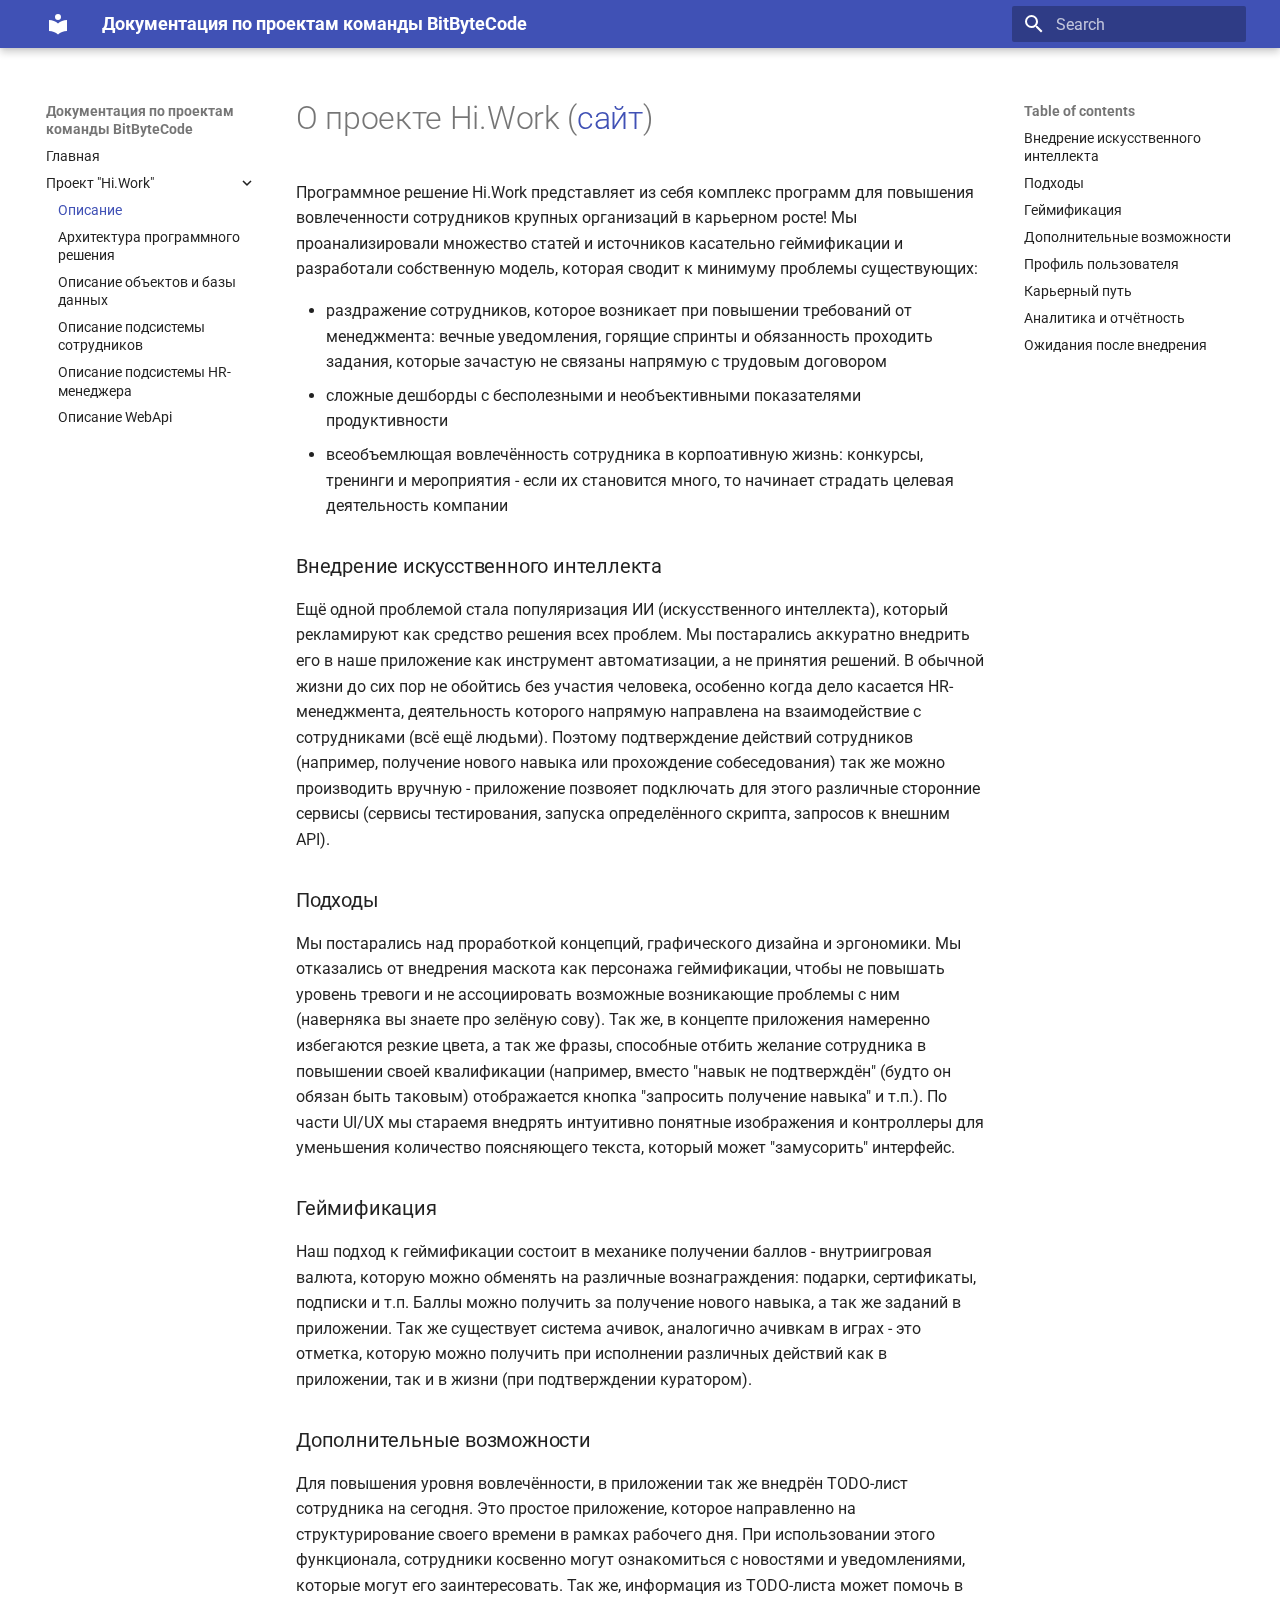
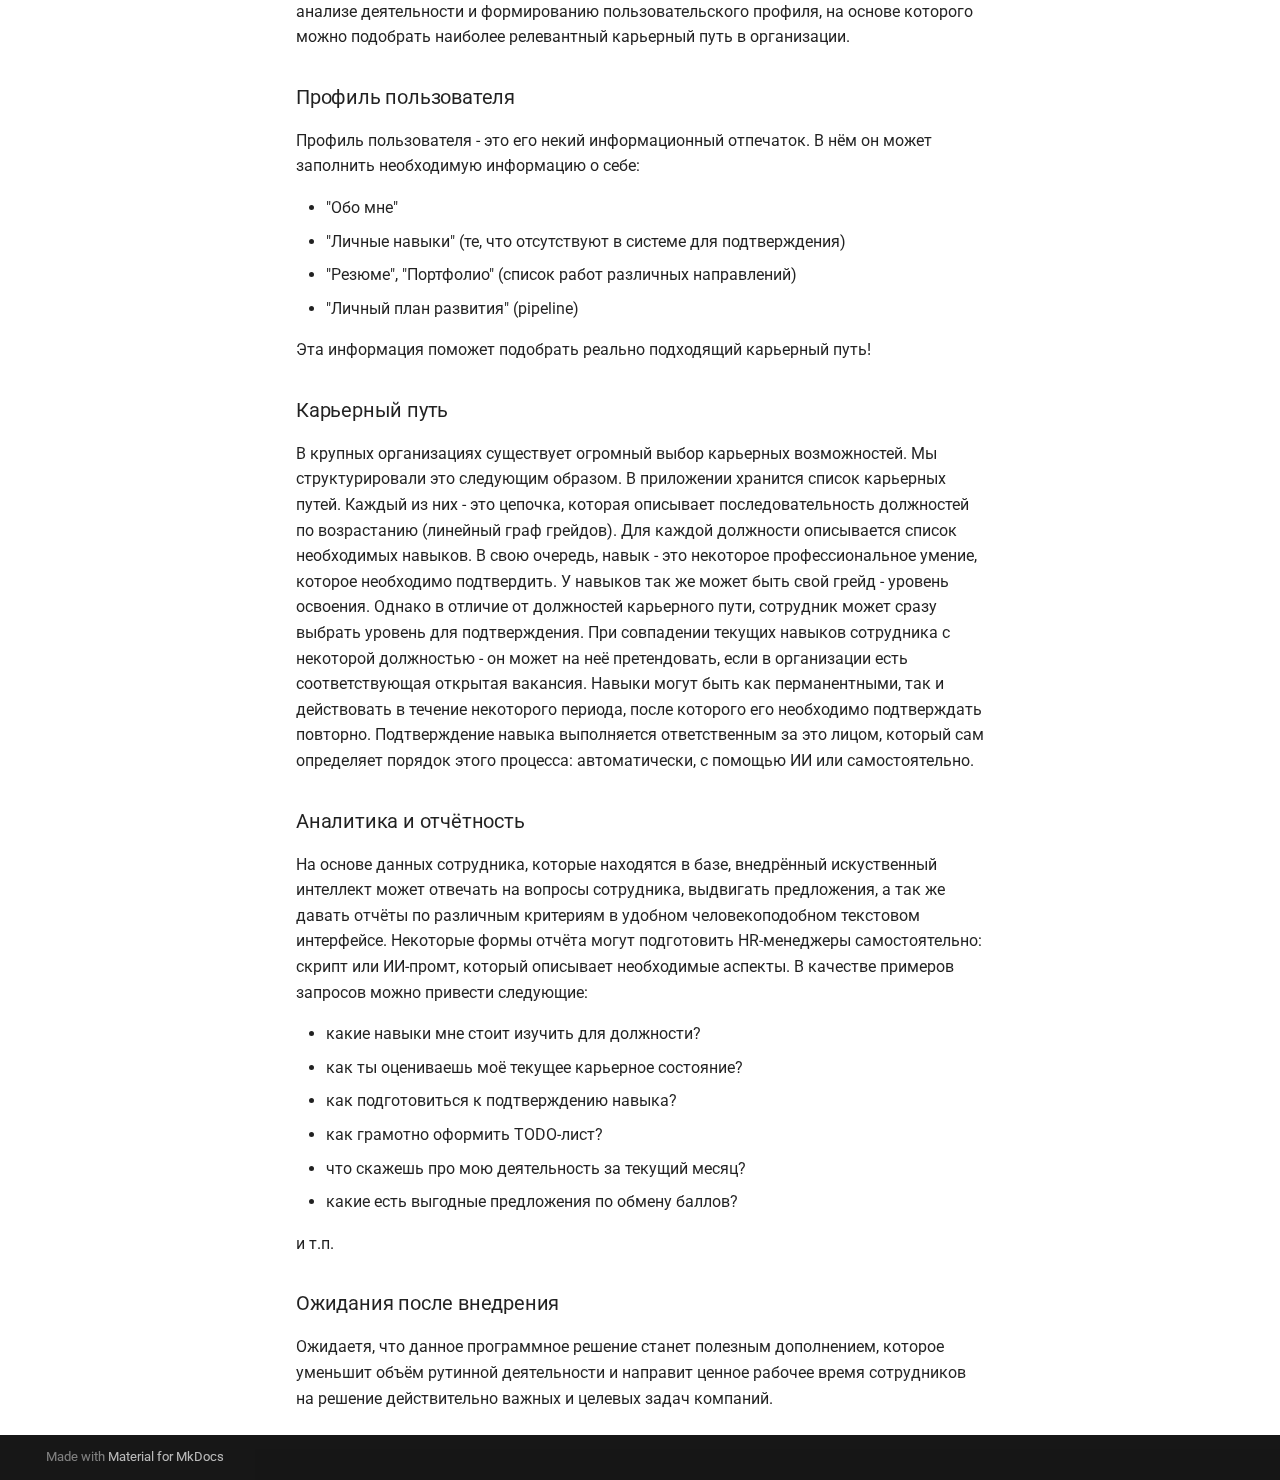
<file: docs/common/index.html>
<!doctype html>
<html lang="en" class="no-js">
  <head>
    
      <meta charset="utf-8">
      <meta name="viewport" content="width=device-width,initial-scale=1">
      
      
      
      
        <link rel="prev" href="..">
      
      
        <link rel="next" href="../architecture/">
      
      
        
      
      
      <link rel="icon" href="../assets/images/favicon.png">
      <meta name="generator" content="mkdocs-1.6.1, mkdocs-material-9.7.2">
    
    
      
        <title>Описание - Документация по проектам команды BitByteCode</title>
      
    
    
      <link rel="stylesheet" href="../assets/stylesheets/main.484c7ddc.min.css">
      
      


    
    
      
    
    
      
        
        
        <link rel="preconnect" href="https://fonts.gstatic.com" crossorigin>
        <link rel="stylesheet" href="https://fonts.googleapis.com/css?family=Roboto:300,300i,400,400i,700,700i%7CRoboto+Mono:400,400i,700,700i&display=fallback">
        <style>:root{--md-text-font:"Roboto";--md-code-font:"Roboto Mono"}</style>
      
    
    
    <script>__md_scope=new URL("..",location),__md_hash=e=>[...e].reduce(((e,_)=>(e<<5)-e+_.charCodeAt(0)),0),__md_get=(e,_=localStorage,t=__md_scope)=>JSON.parse(_.getItem(t.pathname+"."+e)),__md_set=(e,_,t=localStorage,a=__md_scope)=>{try{t.setItem(a.pathname+"."+e,JSON.stringify(_))}catch(e){}}</script>
    
      

    
    
  </head>
  
  
    <body dir="ltr">
  
    
    <input class="md-toggle" data-md-toggle="drawer" type="checkbox" id="__drawer" autocomplete="off">
    <input class="md-toggle" data-md-toggle="search" type="checkbox" id="__search" autocomplete="off">
    <label class="md-overlay" for="__drawer"></label>
    <div data-md-component="skip">
      
        
        <a href="#hiwork" class="md-skip">
          Skip to content
        </a>
      
    </div>
    <div data-md-component="announce">
      
    </div>
    
    
      

  

<header class="md-header md-header--shadow" data-md-component="header">
  <nav class="md-header__inner md-grid" aria-label="Header">
    <a href=".." title="Документация по проектам команды BitByteCode" class="md-header__button md-logo" aria-label="Документация по проектам команды BitByteCode" data-md-component="logo">
      
  
  <svg xmlns="http://www.w3.org/2000/svg" viewBox="0 0 24 24"><path d="M12 8a3 3 0 0 0 3-3 3 3 0 0 0-3-3 3 3 0 0 0-3 3 3 3 0 0 0 3 3m0 3.54C9.64 9.35 6.5 8 3 8v11c3.5 0 6.64 1.35 9 3.54 2.36-2.19 5.5-3.54 9-3.54V8c-3.5 0-6.64 1.35-9 3.54"/></svg>

    </a>
    <label class="md-header__button md-icon" for="__drawer">
      
      <svg xmlns="http://www.w3.org/2000/svg" viewBox="0 0 24 24"><path d="M3 6h18v2H3zm0 5h18v2H3zm0 5h18v2H3z"/></svg>
    </label>
    <div class="md-header__title" data-md-component="header-title">
      <div class="md-header__ellipsis">
        <div class="md-header__topic">
          <span class="md-ellipsis">
            Документация по проектам команды BitByteCode
          </span>
        </div>
        <div class="md-header__topic" data-md-component="header-topic">
          <span class="md-ellipsis">
            
              Описание
            
          </span>
        </div>
      </div>
    </div>
    
    
      <script>var palette=__md_get("__palette");if(palette&&palette.color){if("(prefers-color-scheme)"===palette.color.media){var media=matchMedia("(prefers-color-scheme: light)"),input=document.querySelector(media.matches?"[data-md-color-media='(prefers-color-scheme: light)']":"[data-md-color-media='(prefers-color-scheme: dark)']");palette.color.media=input.getAttribute("data-md-color-media"),palette.color.scheme=input.getAttribute("data-md-color-scheme"),palette.color.primary=input.getAttribute("data-md-color-primary"),palette.color.accent=input.getAttribute("data-md-color-accent")}for(var[key,value]of Object.entries(palette.color))document.body.setAttribute("data-md-color-"+key,value)}</script>
    
    
    
      
      
        <label class="md-header__button md-icon" for="__search">
          
          <svg xmlns="http://www.w3.org/2000/svg" viewBox="0 0 24 24"><path d="M9.5 3A6.5 6.5 0 0 1 16 9.5c0 1.61-.59 3.09-1.56 4.23l.27.27h.79l5 5-1.5 1.5-5-5v-.79l-.27-.27A6.52 6.52 0 0 1 9.5 16 6.5 6.5 0 0 1 3 9.5 6.5 6.5 0 0 1 9.5 3m0 2C7 5 5 7 5 9.5S7 14 9.5 14 14 12 14 9.5 12 5 9.5 5"/></svg>
        </label>
        <div class="md-search" data-md-component="search" role="dialog">
  <label class="md-search__overlay" for="__search"></label>
  <div class="md-search__inner" role="search">
    <form class="md-search__form" name="search">
      <input type="text" class="md-search__input" name="query" aria-label="Search" placeholder="Search" autocapitalize="off" autocorrect="off" autocomplete="off" spellcheck="false" data-md-component="search-query" required>
      <label class="md-search__icon md-icon" for="__search">
        
        <svg xmlns="http://www.w3.org/2000/svg" viewBox="0 0 24 24"><path d="M9.5 3A6.5 6.5 0 0 1 16 9.5c0 1.61-.59 3.09-1.56 4.23l.27.27h.79l5 5-1.5 1.5-5-5v-.79l-.27-.27A6.52 6.52 0 0 1 9.5 16 6.5 6.5 0 0 1 3 9.5 6.5 6.5 0 0 1 9.5 3m0 2C7 5 5 7 5 9.5S7 14 9.5 14 14 12 14 9.5 12 5 9.5 5"/></svg>
        
        <svg xmlns="http://www.w3.org/2000/svg" viewBox="0 0 24 24"><path d="M20 11v2H8l5.5 5.5-1.42 1.42L4.16 12l7.92-7.92L13.5 5.5 8 11z"/></svg>
      </label>
      <nav class="md-search__options" aria-label="Search">
        
        <button type="reset" class="md-search__icon md-icon" title="Clear" aria-label="Clear" tabindex="-1">
          
          <svg xmlns="http://www.w3.org/2000/svg" viewBox="0 0 24 24"><path d="M19 6.41 17.59 5 12 10.59 6.41 5 5 6.41 10.59 12 5 17.59 6.41 19 12 13.41 17.59 19 19 17.59 13.41 12z"/></svg>
        </button>
      </nav>
      
    </form>
    <div class="md-search__output">
      <div class="md-search__scrollwrap" tabindex="0" data-md-scrollfix>
        <div class="md-search-result" data-md-component="search-result">
          <div class="md-search-result__meta">
            Initializing search
          </div>
          <ol class="md-search-result__list" role="presentation"></ol>
        </div>
      </div>
    </div>
  </div>
</div>
      
    
    
  </nav>
  
</header>
    
    <div class="md-container" data-md-component="container">
      
      
        
          
        
      
      <main class="md-main" data-md-component="main">
        <div class="md-main__inner md-grid">
          
            
              
              <div class="md-sidebar md-sidebar--primary" data-md-component="sidebar" data-md-type="navigation" >
                <div class="md-sidebar__scrollwrap">
                  <div class="md-sidebar__inner">
                    



<nav class="md-nav md-nav--primary" aria-label="Navigation" data-md-level="0">
  <label class="md-nav__title" for="__drawer">
    <a href=".." title="Документация по проектам команды BitByteCode" class="md-nav__button md-logo" aria-label="Документация по проектам команды BitByteCode" data-md-component="logo">
      
  
  <svg xmlns="http://www.w3.org/2000/svg" viewBox="0 0 24 24"><path d="M12 8a3 3 0 0 0 3-3 3 3 0 0 0-3-3 3 3 0 0 0-3 3 3 3 0 0 0 3 3m0 3.54C9.64 9.35 6.5 8 3 8v11c3.5 0 6.64 1.35 9 3.54 2.36-2.19 5.5-3.54 9-3.54V8c-3.5 0-6.64 1.35-9 3.54"/></svg>

    </a>
    Документация по проектам команды BitByteCode
  </label>
  
  <ul class="md-nav__list" data-md-scrollfix>
    
      
      
  
  
  
  
    <li class="md-nav__item">
      <a href=".." class="md-nav__link">
        
  
  
  <span class="md-ellipsis">
    
  
    Главная
  

    
  </span>
  
  

      </a>
    </li>
  

    
      
      
  
  
    
  
  
  
    
    
    
    
    
    <li class="md-nav__item md-nav__item--active md-nav__item--nested">
      
        
        
        <input class="md-nav__toggle md-toggle " type="checkbox" id="__nav_2" checked>
        
          
          <label class="md-nav__link" for="__nav_2" id="__nav_2_label" tabindex="0">
            
  
  
  <span class="md-ellipsis">
    
  
    Проект "Hi.Work"
  

    
  </span>
  
  

            <span class="md-nav__icon md-icon"></span>
          </label>
        
        <nav class="md-nav" data-md-level="1" aria-labelledby="__nav_2_label" aria-expanded="true">
          <label class="md-nav__title" for="__nav_2">
            <span class="md-nav__icon md-icon"></span>
            
  
    Проект "Hi.Work"
  

          </label>
          <ul class="md-nav__list" data-md-scrollfix>
            
              
                
  
  
    
  
  
  
    <li class="md-nav__item md-nav__item--active">
      
      <input class="md-nav__toggle md-toggle" type="checkbox" id="__toc">
      
      
        
      
      
        <label class="md-nav__link md-nav__link--active" for="__toc">
          
  
  
  <span class="md-ellipsis">
    
  
    Описание
  

    
  </span>
  
  

          <span class="md-nav__icon md-icon"></span>
        </label>
      
      <a href="./" class="md-nav__link md-nav__link--active">
        
  
  
  <span class="md-ellipsis">
    
  
    Описание
  

    
  </span>
  
  

      </a>
      
        

<nav class="md-nav md-nav--secondary" aria-label="Table of contents">
  
  
  
    
  
  
    <label class="md-nav__title" for="__toc">
      <span class="md-nav__icon md-icon"></span>
      Table of contents
    </label>
    <ul class="md-nav__list" data-md-component="toc" data-md-scrollfix>
      
        <li class="md-nav__item">
  <a href="#_1" class="md-nav__link">
    <span class="md-ellipsis">
      
        Внедрение искусственного интеллекта
      
    </span>
  </a>
  
</li>
      
        <li class="md-nav__item">
  <a href="#_2" class="md-nav__link">
    <span class="md-ellipsis">
      
        Подходы
      
    </span>
  </a>
  
</li>
      
        <li class="md-nav__item">
  <a href="#_3" class="md-nav__link">
    <span class="md-ellipsis">
      
        Геймификация
      
    </span>
  </a>
  
</li>
      
        <li class="md-nav__item">
  <a href="#_4" class="md-nav__link">
    <span class="md-ellipsis">
      
        Дополнительные возможности
      
    </span>
  </a>
  
</li>
      
        <li class="md-nav__item">
  <a href="#_5" class="md-nav__link">
    <span class="md-ellipsis">
      
        Профиль пользователя
      
    </span>
  </a>
  
</li>
      
        <li class="md-nav__item">
  <a href="#_6" class="md-nav__link">
    <span class="md-ellipsis">
      
        Карьерный путь
      
    </span>
  </a>
  
</li>
      
        <li class="md-nav__item">
  <a href="#_7" class="md-nav__link">
    <span class="md-ellipsis">
      
        Аналитика и отчётность
      
    </span>
  </a>
  
</li>
      
        <li class="md-nav__item">
  <a href="#_8" class="md-nav__link">
    <span class="md-ellipsis">
      
        Ожидания после внедрения
      
    </span>
  </a>
  
</li>
      
    </ul>
  
</nav>
      
    </li>
  

              
            
              
                
  
  
  
  
    <li class="md-nav__item">
      <a href="../architecture/" class="md-nav__link">
        
  
  
  <span class="md-ellipsis">
    
  
    Архитектура программного решения
  

    
  </span>
  
  

      </a>
    </li>
  

              
            
              
                
  
  
  
  
    <li class="md-nav__item">
      <a href="../database/" class="md-nav__link">
        
  
  
  <span class="md-ellipsis">
    
  
    Описание объектов и базы данных
  

    
  </span>
  
  

      </a>
    </li>
  

              
            
              
                
  
  
  
  
    <li class="md-nav__item">
      <a href="../employee_subsystem/" class="md-nav__link">
        
  
  
  <span class="md-ellipsis">
    
  
    Описание подсистемы сотрудников
  

    
  </span>
  
  

      </a>
    </li>
  

              
            
              
                
  
  
  
  
    <li class="md-nav__item">
      <a href="../hr_subsystem/" class="md-nav__link">
        
  
  
  <span class="md-ellipsis">
    
  
    Описание подсистемы HR-менеджера
  

    
  </span>
  
  

      </a>
    </li>
  

              
            
              
                
  
  
  
  
    <li class="md-nav__item">
      <a href="../webapi_docs/" class="md-nav__link">
        
  
  
  <span class="md-ellipsis">
    
  
    Описание WebApi
  

    
  </span>
  
  

      </a>
    </li>
  

              
            
          </ul>
        </nav>
      
    </li>
  

    
  </ul>
</nav>
                  </div>
                </div>
              </div>
            
            
              
              <div class="md-sidebar md-sidebar--secondary" data-md-component="sidebar" data-md-type="toc" >
                <div class="md-sidebar__scrollwrap">
                  <div class="md-sidebar__inner">
                    

<nav class="md-nav md-nav--secondary" aria-label="Table of contents">
  
  
  
    
  
  
    <label class="md-nav__title" for="__toc">
      <span class="md-nav__icon md-icon"></span>
      Table of contents
    </label>
    <ul class="md-nav__list" data-md-component="toc" data-md-scrollfix>
      
        <li class="md-nav__item">
  <a href="#_1" class="md-nav__link">
    <span class="md-ellipsis">
      
        Внедрение искусственного интеллекта
      
    </span>
  </a>
  
</li>
      
        <li class="md-nav__item">
  <a href="#_2" class="md-nav__link">
    <span class="md-ellipsis">
      
        Подходы
      
    </span>
  </a>
  
</li>
      
        <li class="md-nav__item">
  <a href="#_3" class="md-nav__link">
    <span class="md-ellipsis">
      
        Геймификация
      
    </span>
  </a>
  
</li>
      
        <li class="md-nav__item">
  <a href="#_4" class="md-nav__link">
    <span class="md-ellipsis">
      
        Дополнительные возможности
      
    </span>
  </a>
  
</li>
      
        <li class="md-nav__item">
  <a href="#_5" class="md-nav__link">
    <span class="md-ellipsis">
      
        Профиль пользователя
      
    </span>
  </a>
  
</li>
      
        <li class="md-nav__item">
  <a href="#_6" class="md-nav__link">
    <span class="md-ellipsis">
      
        Карьерный путь
      
    </span>
  </a>
  
</li>
      
        <li class="md-nav__item">
  <a href="#_7" class="md-nav__link">
    <span class="md-ellipsis">
      
        Аналитика и отчётность
      
    </span>
  </a>
  
</li>
      
        <li class="md-nav__item">
  <a href="#_8" class="md-nav__link">
    <span class="md-ellipsis">
      
        Ожидания после внедрения
      
    </span>
  </a>
  
</li>
      
    </ul>
  
</nav>
                  </div>
                </div>
              </div>
            
          
          
            <div class="md-content" data-md-component="content">
              
              <article class="md-content__inner md-typeset">
                
                  



<h1 id="hiwork">О проекте Hi.Work (<a href="https://bitbytecode.ru/#hiwork-project">сайт</a>)</h1>
<p>Программное решение Hi.Work представляет из себя комплекс программ для повышения вовлеченности сотрудников крупных организаций в карьерном росте! Мы проанализировали множество статей и источников касательно геймификации и разработали собственную модель, которая сводит к минимуму проблемы существующих:</p>
<ul>
<li>раздражение сотрудников, которое возникает при повышении требований от менеджмента: вечные уведомления, горящие спринты и обязанность проходить задания, которые зачастую не связаны напрямую с трудовым договором</li>
<li>сложные дешборды с бесполезными и необъективными показателями продуктивности</li>
<li>всеобъемлющая вовлечённость сотрудника в корпоативную жизнь: конкурсы, тренинги и мероприятия - если их становится много, то начинает страдать целевая деятельность компании</li>
</ul>
<h3 id="_1">Внедрение искусственного интеллекта</h3>
<p>Ещё одной проблемой стала популяризация ИИ (искусственного интеллекта), который рекламируют как средство решения всех проблем. Мы постарались аккуратно внедрить его в наше приложение как инструмент автоматизации, а не принятия решений.
В обычной жизни до сих пор не обойтись без участия человека, особенно когда дело касается HR-менеджмента, деятельность которого напрямую направлена на взаимодействие с сотрудниками (всё ещё людьми).
Поэтому подтверждение действий сотрудников (например, получение нового навыка или прохождение собеседования) так же можно производить вручную - приложение позвояет подключать для этого различные сторонние сервисы (сервисы тестирования, запуска определённого скрипта, запросов к внешним API).</p>
<h3 id="_2">Подходы</h3>
<p>Мы постарались над проработкой концепций, графического дизайна и эргономики. Мы отказались от внедрения маскота как персонажа геймификации, чтобы не повышать уровень тревоги и не ассоциировать возможные возникающие проблемы с ним (наверняка вы знаете про зелёную сову). Так же, в концепте приложения намеренно избегаются резкие цвета, а так же фразы, способные отбить желание сотрудника в повышении своей квалификации (например, вместо "навык не подтверждён" (будто он обязан быть таковым) отображается кнопка "запросить получение навыка" и т.п.).
По части UI/UX мы стараемя внедрять интуитивно понятные изображения и контроллеры для уменьшения количество поясняющего текста, который может "замусорить" интерфейс.</p>
<h3 id="_3">Геймификация</h3>
<p>Наш подход к геймификации состоит в механике получении баллов - внутриигровая валюта, которую можно обменять на различные вознаграждения: подарки, сертификаты, подписки и т.п.
Баллы можно получить за получение нового навыка, а так же заданий в приложении.
Так же существует система ачивок, аналогично ачивкам в играх - это отметка, которую можно получить при исполнении различных действий как в приложении, так и в жизни (при подтверждении куратором).</p>
<h3 id="_4">Дополнительные возможности</h3>
<p>Для повышения уровня вовлечённости, в приложении так же внедрён TODO-лист сотрудника на сегодня. Это простое приложение, которое направленно на структурирование своего времени в рамках рабочего дня. При использовании этого функционала, сотрудники косвенно могут ознакомиться с новостями и уведомлениями, которые могут его заинтересовать. Так же, информация из TODO-листа может помочь в анализе деятельности и формированию пользовательского профиля, на основе которого можно подобрать наиболее релевантный карьерный путь в организации.</p>
<h3 id="_5">Профиль пользователя</h3>
<p>Профиль пользователя - это его некий информационный отпечаток. В нём он может заполнить необходимую информацию о себе:</p>
<ul>
<li>"Обо мне"</li>
<li>"Личные навыки" (те, что отсутствуют в системе для подтверждения)</li>
<li>"Резюме", "Портфолио" (список работ различных направлений)</li>
<li>"Личный план развития" (pipeline)</li>
</ul>
<p>Эта информация поможет подобрать реально подходящий карьерный путь!</p>
<h3 id="_6">Карьерный путь</h3>
<p>В крупных организациях существует огромный выбор карьерных возможностей. Мы структурировали это следующим образом.
В приложении хранится список карьерных путей. Каждый из них - это цепочка, которая описывает последовательность должностей по возрастанию (линейный граф грейдов).
Для каждой должности описывается список необходимых навыков.
В свою очередь, навык - это некоторое профессиональное умение, которое необходимо подтвердить. У навыков так же может быть свой грейд - уровень освоения. Однако в отличие от должностей карьерного пути, сотрудник может сразу выбрать уровень для подтверждения. При совпадении текущих навыков сотрудника с некоторой должностью - он может на неё претендовать, если в организации есть соответствующая открытая вакансия.
Навыки могут быть как перманентными, так и действовать в течение некоторого периода, после которого его необходимо подтверждать повторно.
Подтверждение навыка выполняется ответственным за это лицом, который сам определяет порядок этого процесса: автоматически, с помощью ИИ или самостоятельно.</p>
<h3 id="_7">Аналитика и отчётность</h3>
<p>На основе данных сотрудника, которые находятся в базе, внедрённый искуственный интеллект может отвечать на вопросы сотрудника, выдвигать предложения, а так же давать отчёты по различным критериям в удобном человекоподобном текстовом интерфейсе. Некоторые формы отчёта могут подготовить HR-менеджеры самостоятельно: скрипт или ИИ-промт, который описывает необходимые аспекты.
В качестве примеров запросов можно привести следующие:</p>
<ul>
<li>какие навыки мне стоит изучить для должности?</li>
<li>как ты оцениваешь моё текущее карьерное состояние?</li>
<li>как подготовиться к подтверждению навыка?</li>
<li>как грамотно оформить TODO-лист?</li>
<li>что скажешь про мою деятельность за текущий месяц?</li>
<li>какие есть выгодные предложения по обмену баллов?</li>
</ul>
<p>и т.п.</p>
<h3 id="_8">Ожидания после внедрения</h3>
<p>Ожидаетя, что данное программное решение станет полезным дополнением, которое уменьшит объём рутинной деятельности и направит ценное рабочее время сотрудников на решение действительно важных и целевых задач компаний.</p>












                
              </article>
            </div>
          
          
<script>var target=document.getElementById(location.hash.slice(1));target&&target.name&&(target.checked=target.name.startsWith("__tabbed_"))</script>
        </div>
        
      </main>
      
        <footer class="md-footer">
  
  <div class="md-footer-meta md-typeset">
    <div class="md-footer-meta__inner md-grid">
      <div class="md-copyright">
  
  
    Made with
    <a href="https://squidfunk.github.io/mkdocs-material/" target="_blank" rel="noopener">
      Material for MkDocs
    </a>
  
</div>
      
    </div>
  </div>
</footer>
      
    </div>
    <div class="md-dialog" data-md-component="dialog">
      <div class="md-dialog__inner md-typeset"></div>
    </div>
    
    
    
      
      
      <script id="__config" type="application/json">{"annotate": null, "base": "..", "features": [], "search": "../assets/javascripts/workers/search.2c215733.min.js", "tags": null, "translations": {"clipboard.copied": "Copied to clipboard", "clipboard.copy": "Copy to clipboard", "search.result.more.one": "1 more on this page", "search.result.more.other": "# more on this page", "search.result.none": "No matching documents", "search.result.one": "1 matching document", "search.result.other": "# matching documents", "search.result.placeholder": "Type to start searching", "search.result.term.missing": "Missing", "select.version": "Select version"}, "version": null}</script>
    
    
      <script src="../assets/javascripts/bundle.79ae519e.min.js"></script>
      
    
  </body>
</html>
</file>
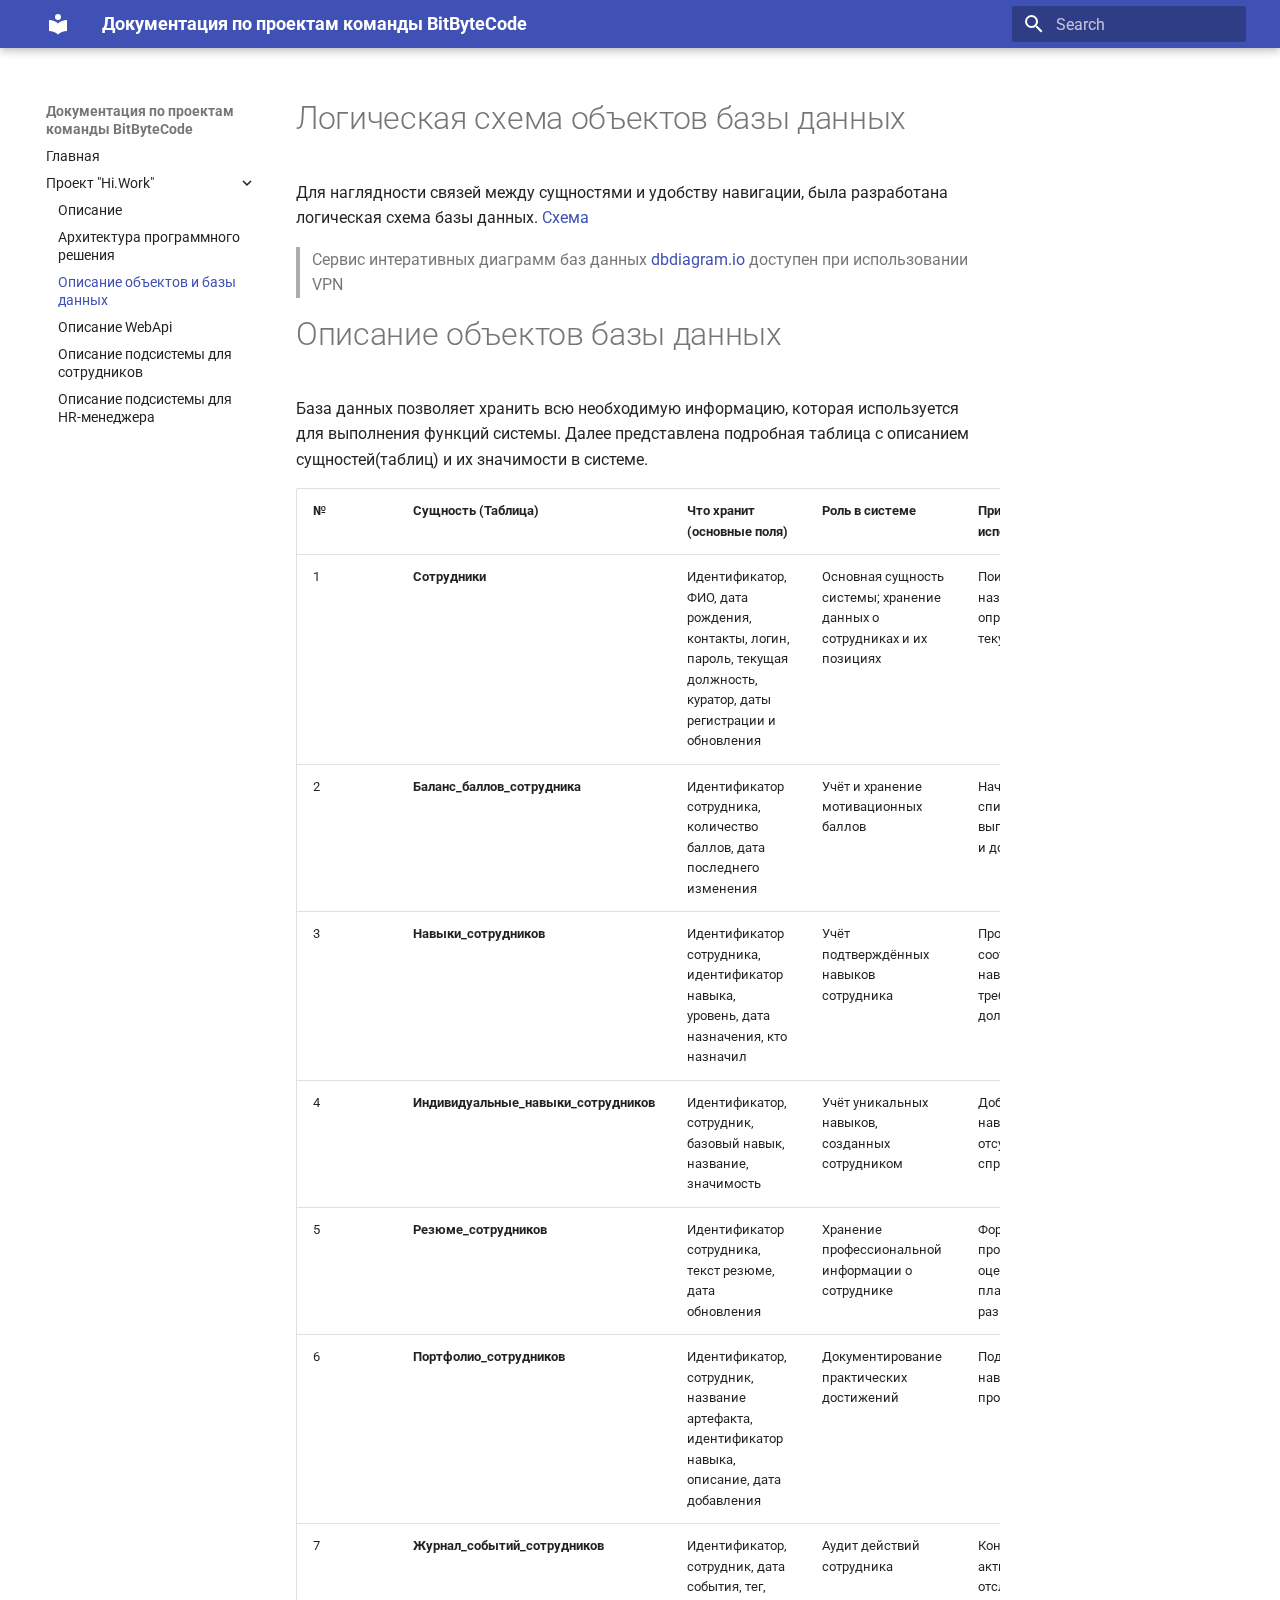
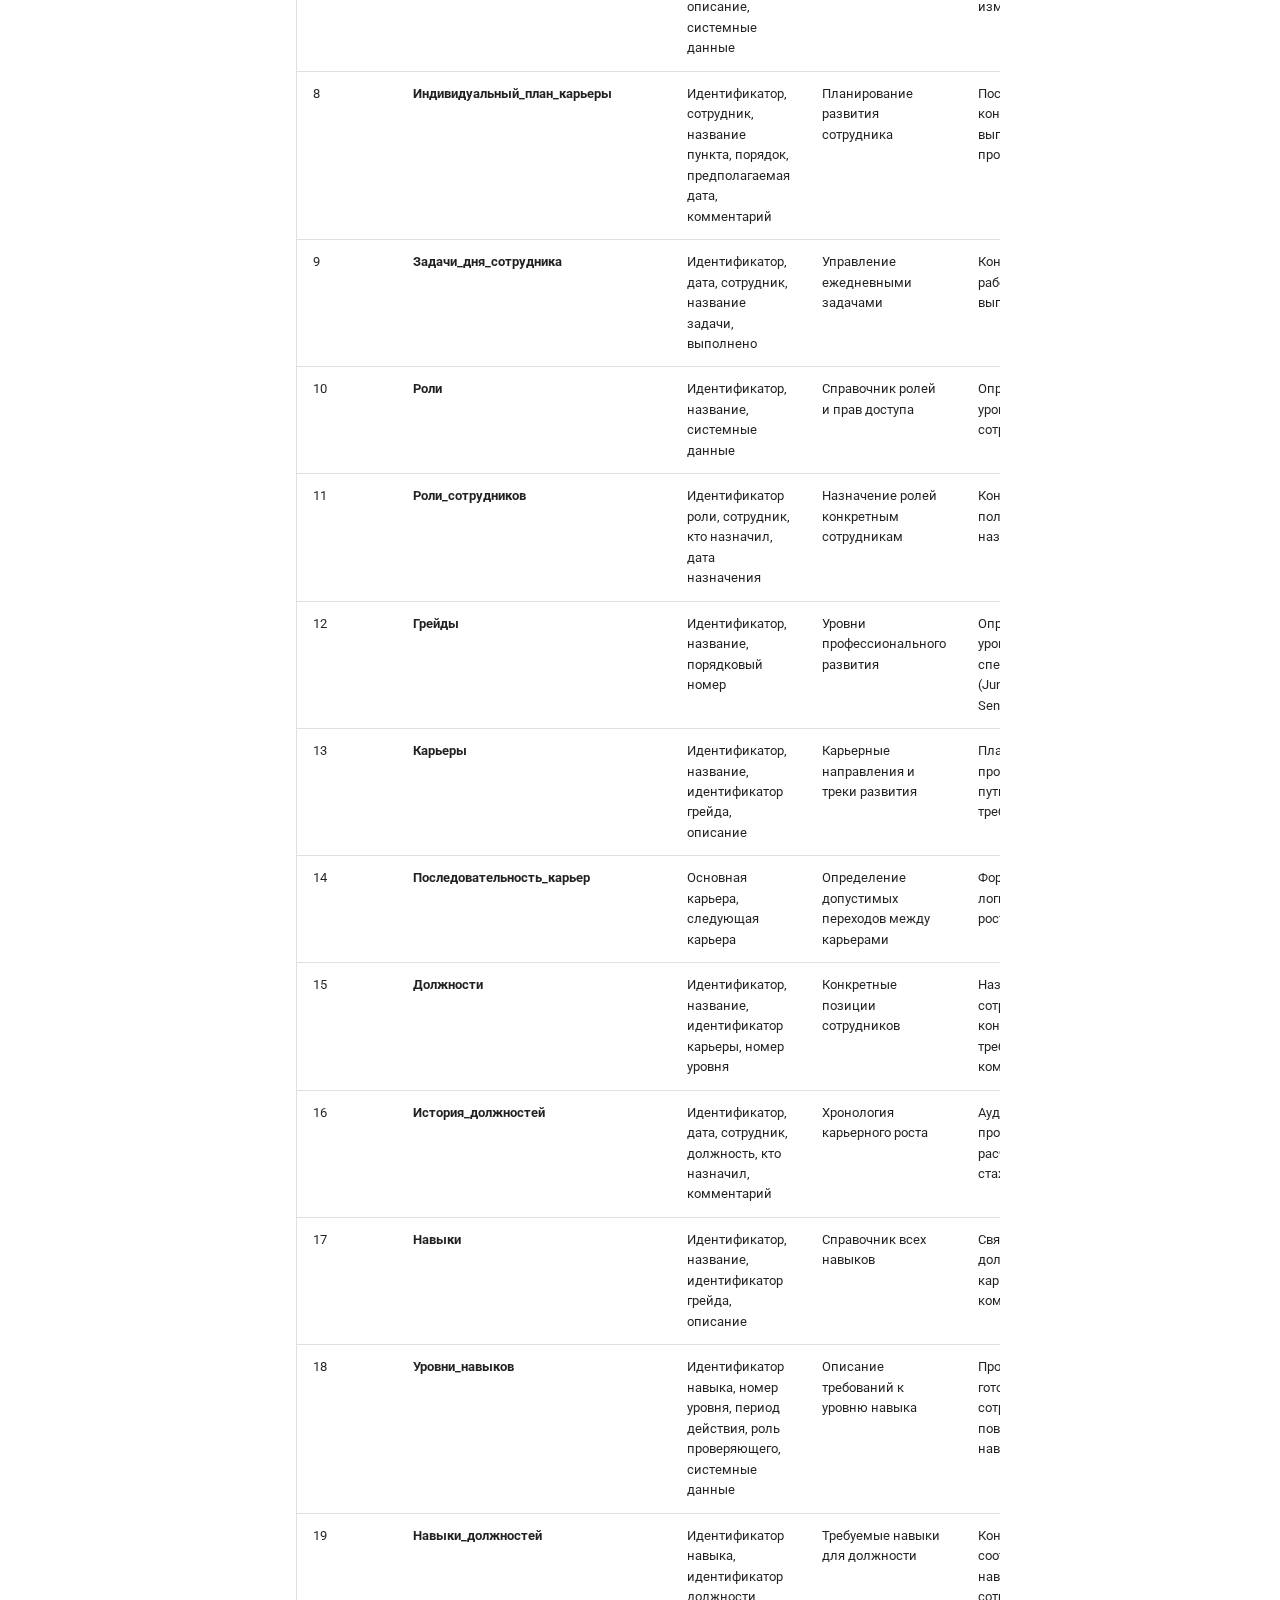
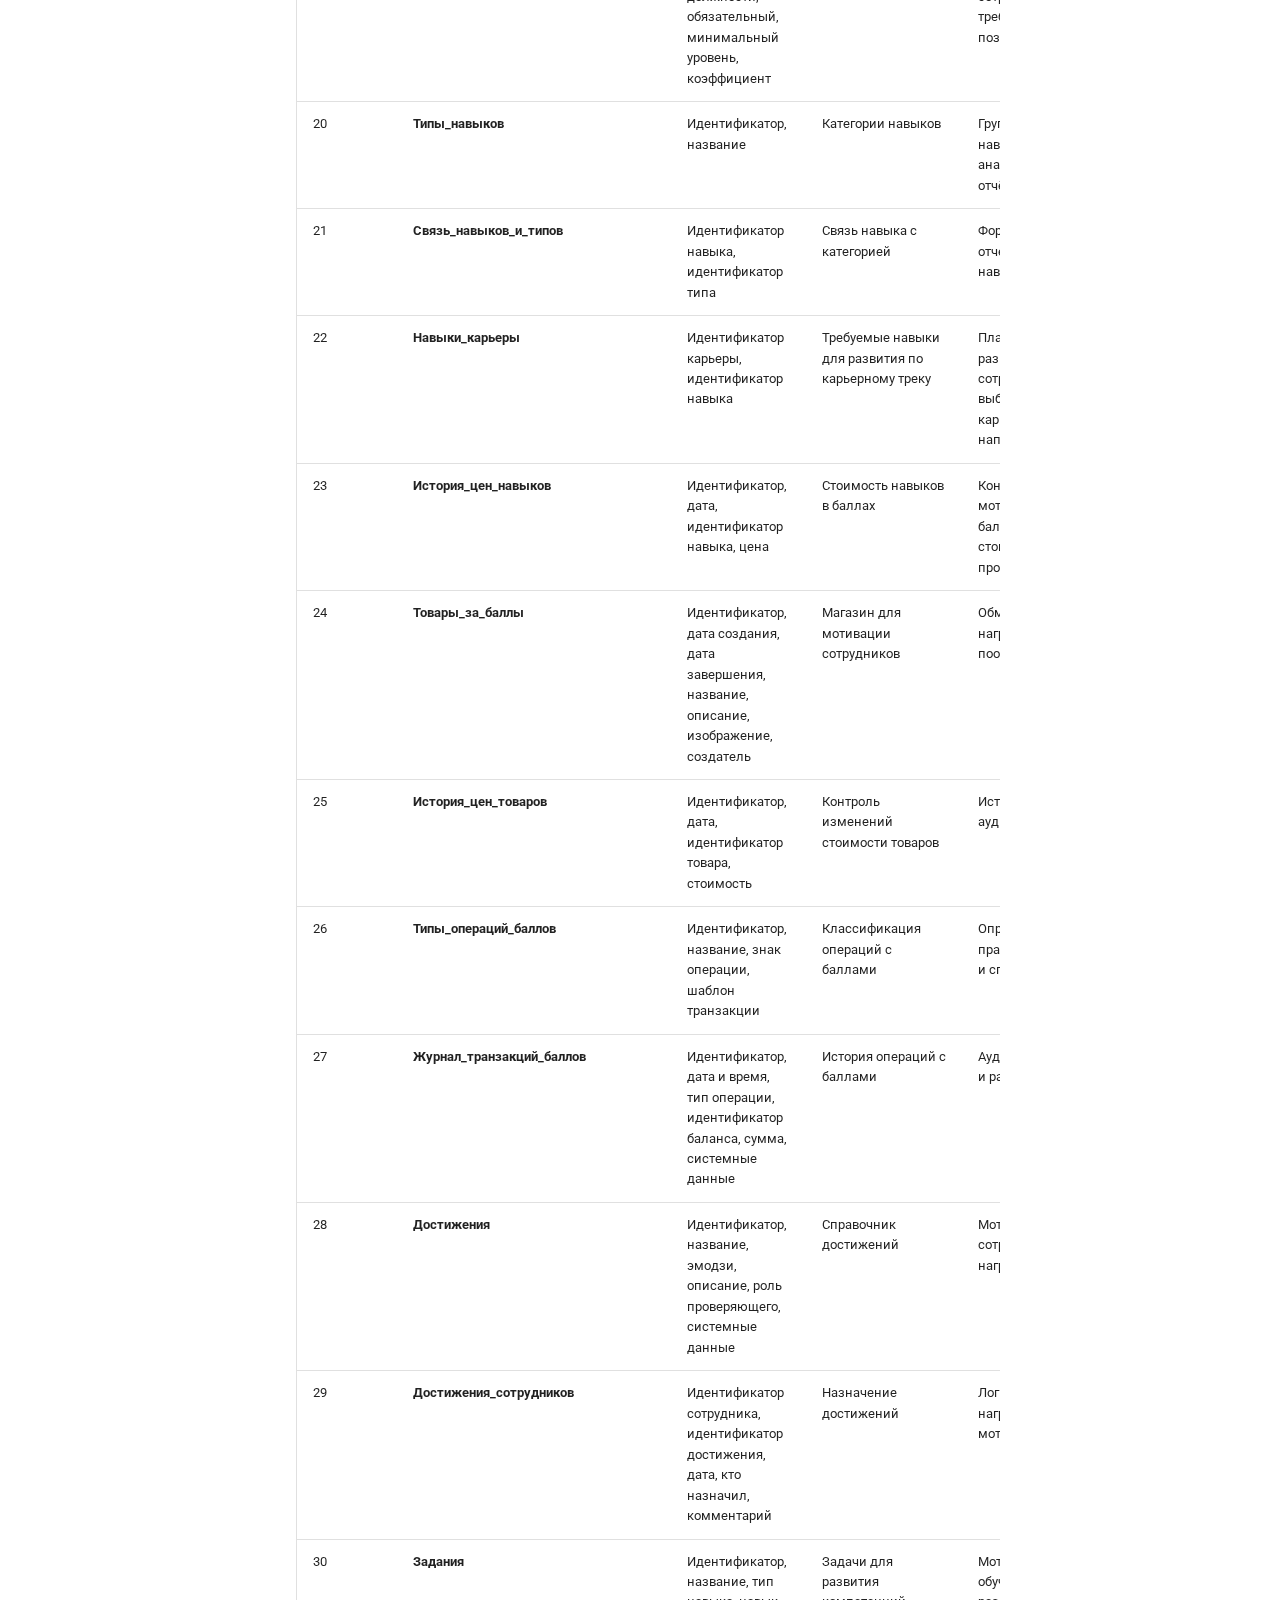
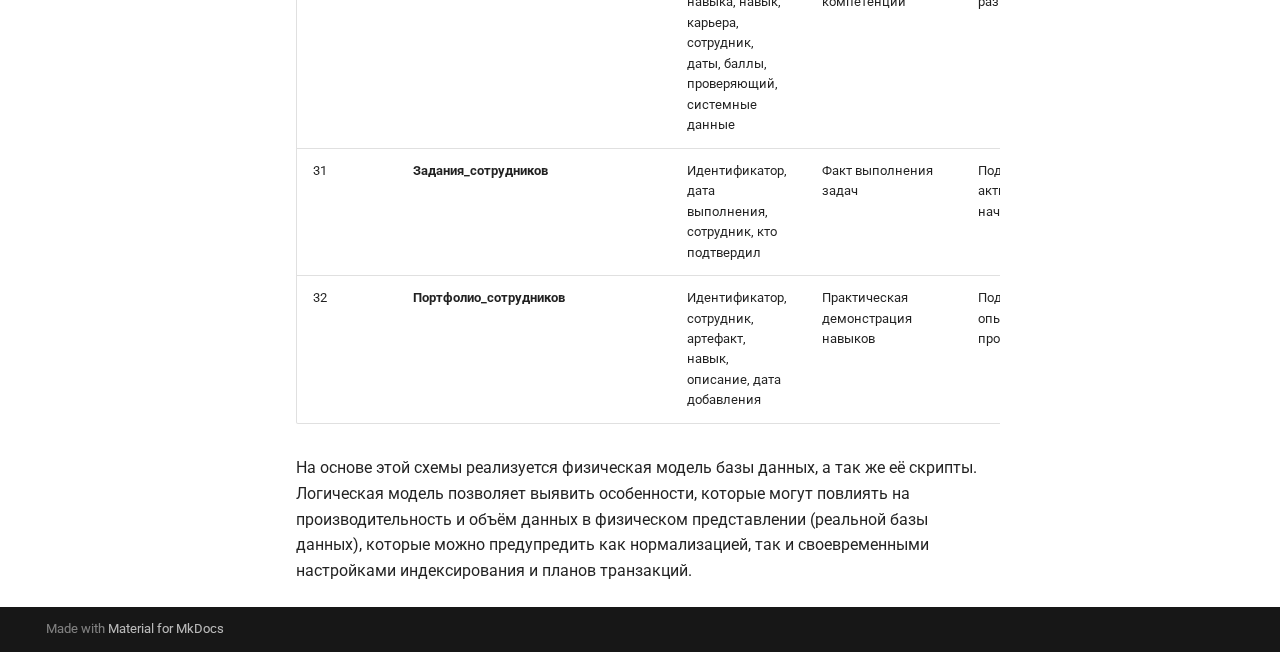
<file: docs/database/index.html>
<!doctype html>
<html lang="en" class="no-js">
  <head>
    
      <meta charset="utf-8">
      <meta name="viewport" content="width=device-width,initial-scale=1">
      
      
      
      
        <link rel="prev" href="../architecture/">
      
      
        <link rel="next" href="../webapi_docs/">
      
      
        
      
      
      <link rel="icon" href="../assets/images/favicon.png">
      <meta name="generator" content="mkdocs-1.6.1, mkdocs-material-9.7.2">
    
    
      
        <title>Описание объектов и базы данных - Документация по проектам команды BitByteCode</title>
      
    
    
      <link rel="stylesheet" href="../assets/stylesheets/main.484c7ddc.min.css">
      
      


    
    
      
    
    
      
        
        
        <link rel="preconnect" href="https://fonts.gstatic.com" crossorigin>
        <link rel="stylesheet" href="https://fonts.googleapis.com/css?family=Roboto:300,300i,400,400i,700,700i%7CRoboto+Mono:400,400i,700,700i&display=fallback">
        <style>:root{--md-text-font:"Roboto";--md-code-font:"Roboto Mono"}</style>
      
    
    
    <script>__md_scope=new URL("..",location),__md_hash=e=>[...e].reduce(((e,_)=>(e<<5)-e+_.charCodeAt(0)),0),__md_get=(e,_=localStorage,t=__md_scope)=>JSON.parse(_.getItem(t.pathname+"."+e)),__md_set=(e,_,t=localStorage,a=__md_scope)=>{try{t.setItem(a.pathname+"."+e,JSON.stringify(_))}catch(e){}}</script>
    
      

    
    
  </head>
  
  
    <body dir="ltr">
  
    
    <input class="md-toggle" data-md-toggle="drawer" type="checkbox" id="__drawer" autocomplete="off">
    <input class="md-toggle" data-md-toggle="search" type="checkbox" id="__search" autocomplete="off">
    <label class="md-overlay" for="__drawer"></label>
    <div data-md-component="skip">
      
        
        <a href="#_1" class="md-skip">
          Skip to content
        </a>
      
    </div>
    <div data-md-component="announce">
      
    </div>
    
    
      

  

<header class="md-header md-header--shadow" data-md-component="header">
  <nav class="md-header__inner md-grid" aria-label="Header">
    <a href=".." title="Документация по проектам команды BitByteCode" class="md-header__button md-logo" aria-label="Документация по проектам команды BitByteCode" data-md-component="logo">
      
  
  <svg xmlns="http://www.w3.org/2000/svg" viewBox="0 0 24 24"><path d="M12 8a3 3 0 0 0 3-3 3 3 0 0 0-3-3 3 3 0 0 0-3 3 3 3 0 0 0 3 3m0 3.54C9.64 9.35 6.5 8 3 8v11c3.5 0 6.64 1.35 9 3.54 2.36-2.19 5.5-3.54 9-3.54V8c-3.5 0-6.64 1.35-9 3.54"/></svg>

    </a>
    <label class="md-header__button md-icon" for="__drawer">
      
      <svg xmlns="http://www.w3.org/2000/svg" viewBox="0 0 24 24"><path d="M3 6h18v2H3zm0 5h18v2H3zm0 5h18v2H3z"/></svg>
    </label>
    <div class="md-header__title" data-md-component="header-title">
      <div class="md-header__ellipsis">
        <div class="md-header__topic">
          <span class="md-ellipsis">
            Документация по проектам команды BitByteCode
          </span>
        </div>
        <div class="md-header__topic" data-md-component="header-topic">
          <span class="md-ellipsis">
            
              Описание объектов и базы данных
            
          </span>
        </div>
      </div>
    </div>
    
    
      <script>var palette=__md_get("__palette");if(palette&&palette.color){if("(prefers-color-scheme)"===palette.color.media){var media=matchMedia("(prefers-color-scheme: light)"),input=document.querySelector(media.matches?"[data-md-color-media='(prefers-color-scheme: light)']":"[data-md-color-media='(prefers-color-scheme: dark)']");palette.color.media=input.getAttribute("data-md-color-media"),palette.color.scheme=input.getAttribute("data-md-color-scheme"),palette.color.primary=input.getAttribute("data-md-color-primary"),palette.color.accent=input.getAttribute("data-md-color-accent")}for(var[key,value]of Object.entries(palette.color))document.body.setAttribute("data-md-color-"+key,value)}</script>
    
    
    
      
      
        <label class="md-header__button md-icon" for="__search">
          
          <svg xmlns="http://www.w3.org/2000/svg" viewBox="0 0 24 24"><path d="M9.5 3A6.5 6.5 0 0 1 16 9.5c0 1.61-.59 3.09-1.56 4.23l.27.27h.79l5 5-1.5 1.5-5-5v-.79l-.27-.27A6.52 6.52 0 0 1 9.5 16 6.5 6.5 0 0 1 3 9.5 6.5 6.5 0 0 1 9.5 3m0 2C7 5 5 7 5 9.5S7 14 9.5 14 14 12 14 9.5 12 5 9.5 5"/></svg>
        </label>
        <div class="md-search" data-md-component="search" role="dialog">
  <label class="md-search__overlay" for="__search"></label>
  <div class="md-search__inner" role="search">
    <form class="md-search__form" name="search">
      <input type="text" class="md-search__input" name="query" aria-label="Search" placeholder="Search" autocapitalize="off" autocorrect="off" autocomplete="off" spellcheck="false" data-md-component="search-query" required>
      <label class="md-search__icon md-icon" for="__search">
        
        <svg xmlns="http://www.w3.org/2000/svg" viewBox="0 0 24 24"><path d="M9.5 3A6.5 6.5 0 0 1 16 9.5c0 1.61-.59 3.09-1.56 4.23l.27.27h.79l5 5-1.5 1.5-5-5v-.79l-.27-.27A6.52 6.52 0 0 1 9.5 16 6.5 6.5 0 0 1 3 9.5 6.5 6.5 0 0 1 9.5 3m0 2C7 5 5 7 5 9.5S7 14 9.5 14 14 12 14 9.5 12 5 9.5 5"/></svg>
        
        <svg xmlns="http://www.w3.org/2000/svg" viewBox="0 0 24 24"><path d="M20 11v2H8l5.5 5.5-1.42 1.42L4.16 12l7.92-7.92L13.5 5.5 8 11z"/></svg>
      </label>
      <nav class="md-search__options" aria-label="Search">
        
        <button type="reset" class="md-search__icon md-icon" title="Clear" aria-label="Clear" tabindex="-1">
          
          <svg xmlns="http://www.w3.org/2000/svg" viewBox="0 0 24 24"><path d="M19 6.41 17.59 5 12 10.59 6.41 5 5 6.41 10.59 12 5 17.59 6.41 19 12 13.41 17.59 19 19 17.59 13.41 12z"/></svg>
        </button>
      </nav>
      
    </form>
    <div class="md-search__output">
      <div class="md-search__scrollwrap" tabindex="0" data-md-scrollfix>
        <div class="md-search-result" data-md-component="search-result">
          <div class="md-search-result__meta">
            Initializing search
          </div>
          <ol class="md-search-result__list" role="presentation"></ol>
        </div>
      </div>
    </div>
  </div>
</div>
      
    
    
  </nav>
  
</header>
    
    <div class="md-container" data-md-component="container">
      
      
        
          
        
      
      <main class="md-main" data-md-component="main">
        <div class="md-main__inner md-grid">
          
            
              
              <div class="md-sidebar md-sidebar--primary" data-md-component="sidebar" data-md-type="navigation" >
                <div class="md-sidebar__scrollwrap">
                  <div class="md-sidebar__inner">
                    



<nav class="md-nav md-nav--primary" aria-label="Navigation" data-md-level="0">
  <label class="md-nav__title" for="__drawer">
    <a href=".." title="Документация по проектам команды BitByteCode" class="md-nav__button md-logo" aria-label="Документация по проектам команды BitByteCode" data-md-component="logo">
      
  
  <svg xmlns="http://www.w3.org/2000/svg" viewBox="0 0 24 24"><path d="M12 8a3 3 0 0 0 3-3 3 3 0 0 0-3-3 3 3 0 0 0-3 3 3 3 0 0 0 3 3m0 3.54C9.64 9.35 6.5 8 3 8v11c3.5 0 6.64 1.35 9 3.54 2.36-2.19 5.5-3.54 9-3.54V8c-3.5 0-6.64 1.35-9 3.54"/></svg>

    </a>
    Документация по проектам команды BitByteCode
  </label>
  
  <ul class="md-nav__list" data-md-scrollfix>
    
      
      
  
  
  
  
    <li class="md-nav__item">
      <a href=".." class="md-nav__link">
        
  
  
  <span class="md-ellipsis">
    
  
    Главная
  

    
  </span>
  
  

      </a>
    </li>
  

    
      
      
  
  
    
  
  
  
    
    
    
    
    
    <li class="md-nav__item md-nav__item--active md-nav__item--nested">
      
        
        
        <input class="md-nav__toggle md-toggle " type="checkbox" id="__nav_2" checked>
        
          
          <label class="md-nav__link" for="__nav_2" id="__nav_2_label" tabindex="0">
            
  
  
  <span class="md-ellipsis">
    
  
    Проект "Hi.Work"
  

    
  </span>
  
  

            <span class="md-nav__icon md-icon"></span>
          </label>
        
        <nav class="md-nav" data-md-level="1" aria-labelledby="__nav_2_label" aria-expanded="true">
          <label class="md-nav__title" for="__nav_2">
            <span class="md-nav__icon md-icon"></span>
            
  
    Проект "Hi.Work"
  

          </label>
          <ul class="md-nav__list" data-md-scrollfix>
            
              
                
  
  
  
  
    <li class="md-nav__item">
      <a href="../common/" class="md-nav__link">
        
  
  
  <span class="md-ellipsis">
    
  
    Описание
  

    
  </span>
  
  

      </a>
    </li>
  

              
            
              
                
  
  
  
  
    <li class="md-nav__item">
      <a href="../architecture/" class="md-nav__link">
        
  
  
  <span class="md-ellipsis">
    
  
    Архитектура программного решения
  

    
  </span>
  
  

      </a>
    </li>
  

              
            
              
                
  
  
    
  
  
  
    <li class="md-nav__item md-nav__item--active">
      
      <input class="md-nav__toggle md-toggle" type="checkbox" id="__toc">
      
      
        
      
      
      <a href="./" class="md-nav__link md-nav__link--active">
        
  
  
  <span class="md-ellipsis">
    
  
    Описание объектов и базы данных
  

    
  </span>
  
  

      </a>
      
    </li>
  

              
            
              
                
  
  
  
  
    <li class="md-nav__item">
      <a href="../webapi_docs/" class="md-nav__link">
        
  
  
  <span class="md-ellipsis">
    
  
    Описание WebApi
  

    
  </span>
  
  

      </a>
    </li>
  

              
            
              
                
  
  
  
  
    <li class="md-nav__item">
      <a href="../employee_subsystem/" class="md-nav__link">
        
  
  
  <span class="md-ellipsis">
    
  
    Описание подсистемы для сотрудников
  

    
  </span>
  
  

      </a>
    </li>
  

              
            
              
                
  
  
  
  
    <li class="md-nav__item">
      <a href="../hr_subsystem/" class="md-nav__link">
        
  
  
  <span class="md-ellipsis">
    
  
    Описание подсистемы для HR-менеджера
  

    
  </span>
  
  

      </a>
    </li>
  

              
            
          </ul>
        </nav>
      
    </li>
  

    
  </ul>
</nav>
                  </div>
                </div>
              </div>
            
            
              
              <div class="md-sidebar md-sidebar--secondary" data-md-component="sidebar" data-md-type="toc" >
                <div class="md-sidebar__scrollwrap">
                  <div class="md-sidebar__inner">
                    

<nav class="md-nav md-nav--secondary" aria-label="Table of contents">
  
  
  
    
  
  
</nav>
                  </div>
                </div>
              </div>
            
          
          
            <div class="md-content" data-md-component="content">
              
              <article class="md-content__inner md-typeset">
                
                  



<h1 id="_1">Логическая схема объектов базы данных</h1>
<p>Для наглядности связей между сущностями и удобству навигации, была разработана логическая схема базы данных.
<a href="https://dbdiagram.io/d/699cf46ebd82f5fce294e773">Схема</a></p>
<blockquote>
<p>Сервис интеративных диаграмм баз данных <a href="https://dbdiagram.io">dbdiagram.io</a> доступен при использовании VPN</p>
</blockquote>
<h1 id="_2">Описание объектов базы данных</h1>
<p>База данных позволяет хранить всю необходимую информацию, которая используется для выполнения функций системы. Далее представлена подробная таблица с описанием сущностей(таблиц) и их значимости в системе.</p>
<table>
<thead>
<tr>
<th>№</th>
<th>Сущность (Таблица)</th>
<th>Что хранит (основные поля)</th>
<th>Роль в системе</th>
<th>Примеры использования</th>
</tr>
</thead>
<tbody>
<tr>
<td>1</td>
<td><strong>Сотрудники</strong></td>
<td>Идентификатор, ФИО, дата рождения, контакты, логин, пароль, текущая должность, куратор, даты регистрации и обновления</td>
<td>Основная сущность системы; хранение данных о сотрудниках и их позициях</td>
<td>Поиск сотрудника, назначение роли, определение текущей должности</td>
</tr>
<tr>
<td>2</td>
<td><strong>Баланс_баллов_сотрудника</strong></td>
<td>Идентификатор сотрудника, количество баллов, дата последнего изменения</td>
<td>Учёт и хранение мотивационных баллов</td>
<td>Начисление и списание баллов за выполнение задач и достижений</td>
</tr>
<tr>
<td>3</td>
<td><strong>Навыки_сотрудников</strong></td>
<td>Идентификатор сотрудника, идентификатор навыка, уровень, дата назначения, кто назначил</td>
<td>Учёт подтверждённых навыков сотрудника</td>
<td>Проверка соответствия навыков требованиям должности</td>
</tr>
<tr>
<td>4</td>
<td><strong>Индивидуальные_навыки_сотрудников</strong></td>
<td>Идентификатор, сотрудник, базовый навык, название, значимость</td>
<td>Учёт уникальных навыков, созданных сотрудником</td>
<td>Добавление навыков, отсутствующих в справочнике</td>
</tr>
<tr>
<td>5</td>
<td><strong>Резюме_сотрудников</strong></td>
<td>Идентификатор сотрудника, текст резюме, дата обновления</td>
<td>Хранение профессиональной информации о сотруднике</td>
<td>Формирование профиля для оценки и планирования развития</td>
</tr>
<tr>
<td>6</td>
<td><strong>Портфолио_сотрудников</strong></td>
<td>Идентификатор, сотрудник, название артефакта, идентификатор навыка, описание, дата добавления</td>
<td>Документирование практических достижений</td>
<td>Подтверждение навыков через проекты и работы</td>
</tr>
<tr>
<td>7</td>
<td><strong>Журнал_событий_сотрудников</strong></td>
<td>Идентификатор, сотрудник, дата события, тег, описание, системные данные</td>
<td>Аудит действий сотрудника</td>
<td>Контроль активности, отслеживание изменений</td>
</tr>
<tr>
<td>8</td>
<td><strong>Индивидуальный_план_карьеры</strong></td>
<td>Идентификатор, сотрудник, название пункта, порядок, предполагаемая дата, комментарий</td>
<td>Планирование развития сотрудника</td>
<td>Постановка задач, контроль выполнения и прогресса</td>
</tr>
<tr>
<td>9</td>
<td><strong>Задачи_дня_сотрудника</strong></td>
<td>Идентификатор, дата, сотрудник, название задачи, выполнено</td>
<td>Управление ежедневными задачами</td>
<td>Контроль текущей работы, отчёт о выполнении</td>
</tr>
<tr>
<td>10</td>
<td><strong>Роли</strong></td>
<td>Идентификатор, название, системные данные</td>
<td>Справочник ролей и прав доступа</td>
<td>Определение уровня доступа сотрудников</td>
</tr>
<tr>
<td>11</td>
<td><strong>Роли_сотрудников</strong></td>
<td>Идентификатор роли, сотрудник, кто назначил, дата назначения</td>
<td>Назначение ролей конкретным сотрудникам</td>
<td>Контроль полномочий, аудит назначений</td>
</tr>
<tr>
<td>12</td>
<td><strong>Грейды</strong></td>
<td>Идентификатор, название, порядковый номер</td>
<td>Уровни профессионального развития</td>
<td>Определение уровня специалиста (Junior, Middle, Senior)</td>
</tr>
<tr>
<td>13</td>
<td><strong>Карьеры</strong></td>
<td>Идентификатор, название, идентификатор грейда, описание</td>
<td>Карьерные направления и треки развития</td>
<td>Планирование профессионального пути, определение требований</td>
</tr>
<tr>
<td>14</td>
<td><strong>Последовательность_карьер</strong></td>
<td>Основная карьера, следующая карьера</td>
<td>Определение допустимых переходов между карьерами</td>
<td>Формирование логики карьерного роста</td>
</tr>
<tr>
<td>15</td>
<td><strong>Должности</strong></td>
<td>Идентификатор, название, идентификатор карьеры, номер уровня</td>
<td>Конкретные позиции сотрудников</td>
<td>Назначение сотрудников, контроль требований и компетенций</td>
</tr>
<tr>
<td>16</td>
<td><strong>История_должностей</strong></td>
<td>Идентификатор, дата, сотрудник, должность, кто назначил, комментарий</td>
<td>Хронология карьерного роста</td>
<td>Аудит продвижений, расчёт опыта и стажа</td>
</tr>
<tr>
<td>17</td>
<td><strong>Навыки</strong></td>
<td>Идентификатор, название, идентификатор грейда, описание</td>
<td>Справочник всех навыков</td>
<td>Связь навыков с должностями и карьерой, база компетенций</td>
</tr>
<tr>
<td>18</td>
<td><strong>Уровни_навыков</strong></td>
<td>Идентификатор навыка, номер уровня, период действия, роль проверяющего, системные данные</td>
<td>Описание требований к уровню навыка</td>
<td>Проверка готовности сотрудника к повышению навыка</td>
</tr>
<tr>
<td>19</td>
<td><strong>Навыки_должностей</strong></td>
<td>Идентификатор навыка, идентификатор должности, обязательный, минимальный уровень, коэффициент</td>
<td>Требуемые навыки для должности</td>
<td>Контроль соответствия навыков сотрудника требованиям позиции</td>
</tr>
<tr>
<td>20</td>
<td><strong>Типы_навыков</strong></td>
<td>Идентификатор, название</td>
<td>Категории навыков</td>
<td>Группировка навыков для аналитики и отчётов</td>
</tr>
<tr>
<td>21</td>
<td><strong>Связь_навыков_и_типов</strong></td>
<td>Идентификатор навыка, идентификатор типа</td>
<td>Связь навыка с категорией</td>
<td>Формирование отчетов по типам навыков (hard/soft)</td>
</tr>
<tr>
<td>22</td>
<td><strong>Навыки_карьеры</strong></td>
<td>Идентификатор карьеры, идентификатор навыка</td>
<td>Требуемые навыки для развития по карьерному треку</td>
<td>Планирование развития сотрудников в выбранном карьерном направлении</td>
</tr>
<tr>
<td>23</td>
<td><strong>История_цен_навыков</strong></td>
<td>Идентификатор, дата, идентификатор навыка, цена</td>
<td>Стоимость навыков в баллах</td>
<td>Контроль мотивации через баллы, расчёт стоимости прокачки навыков</td>
</tr>
<tr>
<td>24</td>
<td><strong>Товары_за_баллы</strong></td>
<td>Идентификатор, дата создания, дата завершения, название, описание, изображение, создатель</td>
<td>Магазин для мотивации сотрудников</td>
<td>Обмен баллов на награды и поощрения</td>
</tr>
<tr>
<td>25</td>
<td><strong>История_цен_товаров</strong></td>
<td>Идентификатор, дата, идентификатор товара, стоимость</td>
<td>Контроль изменений стоимости товаров</td>
<td>История цен для аудита магазина</td>
</tr>
<tr>
<td>26</td>
<td><strong>Типы_операций_баллов</strong></td>
<td>Идентификатор, название, знак операции, шаблон транзакции</td>
<td>Классификация операций с баллами</td>
<td>Определение правил начисления и списания баллов</td>
</tr>
<tr>
<td>27</td>
<td><strong>Журнал_транзакций_баллов</strong></td>
<td>Идентификатор, дата и время, тип операции, идентификатор баланса, сумма, системные данные</td>
<td>История операций с баллами</td>
<td>Аудит начислений и расходов баллов</td>
</tr>
<tr>
<td>28</td>
<td><strong>Достижения</strong></td>
<td>Идентификатор, название, эмодзи, описание, роль проверяющего, системные данные</td>
<td>Справочник достижений</td>
<td>Мотивация сотрудников через награды</td>
</tr>
<tr>
<td>29</td>
<td><strong>Достижения_сотрудников</strong></td>
<td>Идентификатор сотрудника, идентификатор достижения, дата, кто назначил, комментарий</td>
<td>Назначение достижений</td>
<td>Логирование наград, контроль мотивации</td>
</tr>
<tr>
<td>30</td>
<td><strong>Задания</strong></td>
<td>Идентификатор, название, тип навыка, навык, карьера, сотрудник, даты, баллы, проверяющий, системные данные</td>
<td>Задачи для развития компетенций</td>
<td>Мотивация, обучение и развитие навыков</td>
</tr>
<tr>
<td>31</td>
<td><strong>Задания_сотрудников</strong></td>
<td>Идентификатор, дата выполнения, сотрудник, кто подтвердил</td>
<td>Факт выполнения задач</td>
<td>Подтверждение активности и начисление баллов</td>
</tr>
<tr>
<td>32</td>
<td><strong>Портфолио_сотрудников</strong></td>
<td>Идентификатор, сотрудник, артефакт, навык, описание, дата добавления</td>
<td>Практическая демонстрация навыков</td>
<td>Подтверждение опыта через проекты и работы</td>
</tr>
</tbody>
</table>
<p>На основе этой схемы реализуется физическая модель базы данных, а так же её скрипты. Логическая модель позволяет выявить особенности, которые могут повлиять на производительность и объём данных в физическом представлении (реальной базы данных), которые можно предупредить как нормализацией, так и своевременными настройками индексирования и планов транзакций.</p>












                
              </article>
            </div>
          
          
<script>var target=document.getElementById(location.hash.slice(1));target&&target.name&&(target.checked=target.name.startsWith("__tabbed_"))</script>
        </div>
        
      </main>
      
        <footer class="md-footer">
  
  <div class="md-footer-meta md-typeset">
    <div class="md-footer-meta__inner md-grid">
      <div class="md-copyright">
  
  
    Made with
    <a href="https://squidfunk.github.io/mkdocs-material/" target="_blank" rel="noopener">
      Material for MkDocs
    </a>
  
</div>
      
    </div>
  </div>
</footer>
      
    </div>
    <div class="md-dialog" data-md-component="dialog">
      <div class="md-dialog__inner md-typeset"></div>
    </div>
    
    
    
      
      
      <script id="__config" type="application/json">{"annotate": null, "base": "..", "features": [], "search": "../assets/javascripts/workers/search.2c215733.min.js", "tags": null, "translations": {"clipboard.copied": "Copied to clipboard", "clipboard.copy": "Copy to clipboard", "search.result.more.one": "1 more on this page", "search.result.more.other": "# more on this page", "search.result.none": "No matching documents", "search.result.one": "1 matching document", "search.result.other": "# matching documents", "search.result.placeholder": "Type to start searching", "search.result.term.missing": "Missing", "select.version": "Select version"}, "version": null}</script>
    
    
      <script src="../assets/javascripts/bundle.79ae519e.min.js"></script>
      
    
  </body>
</html>
</file>
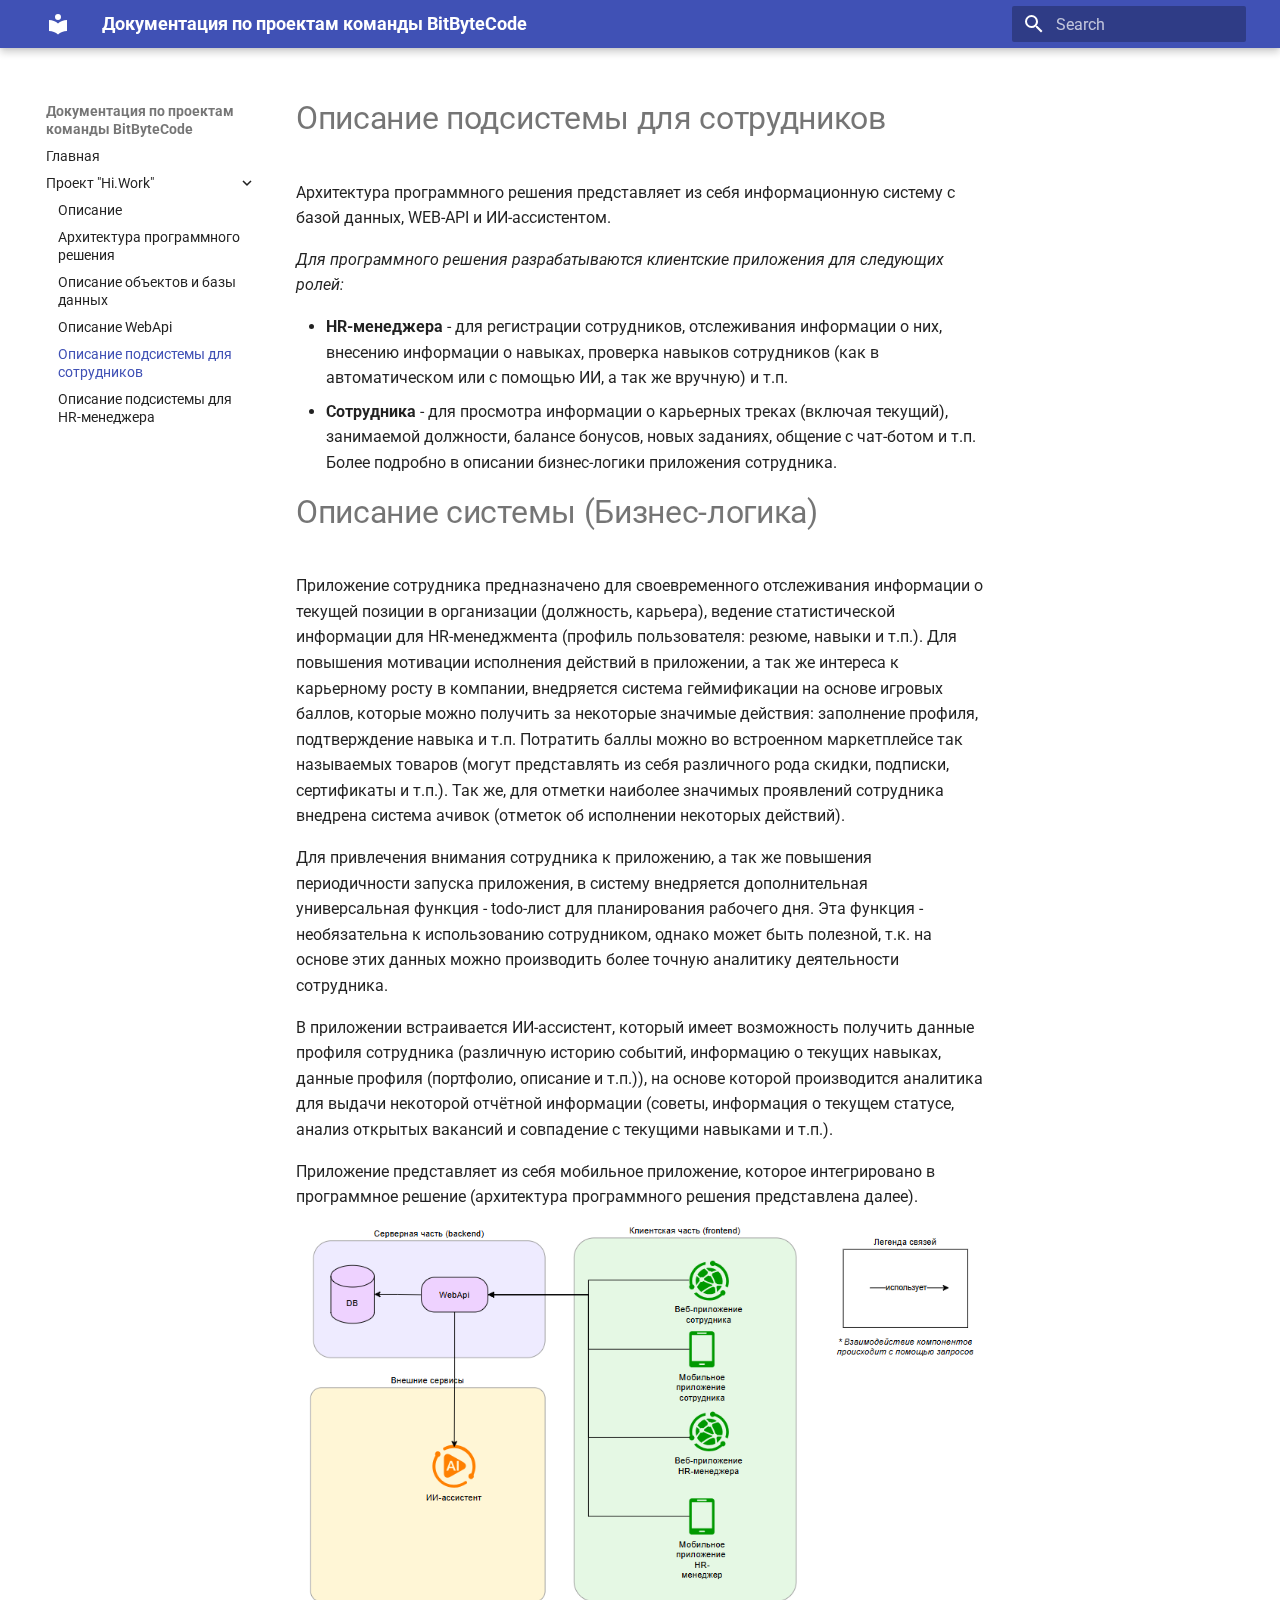
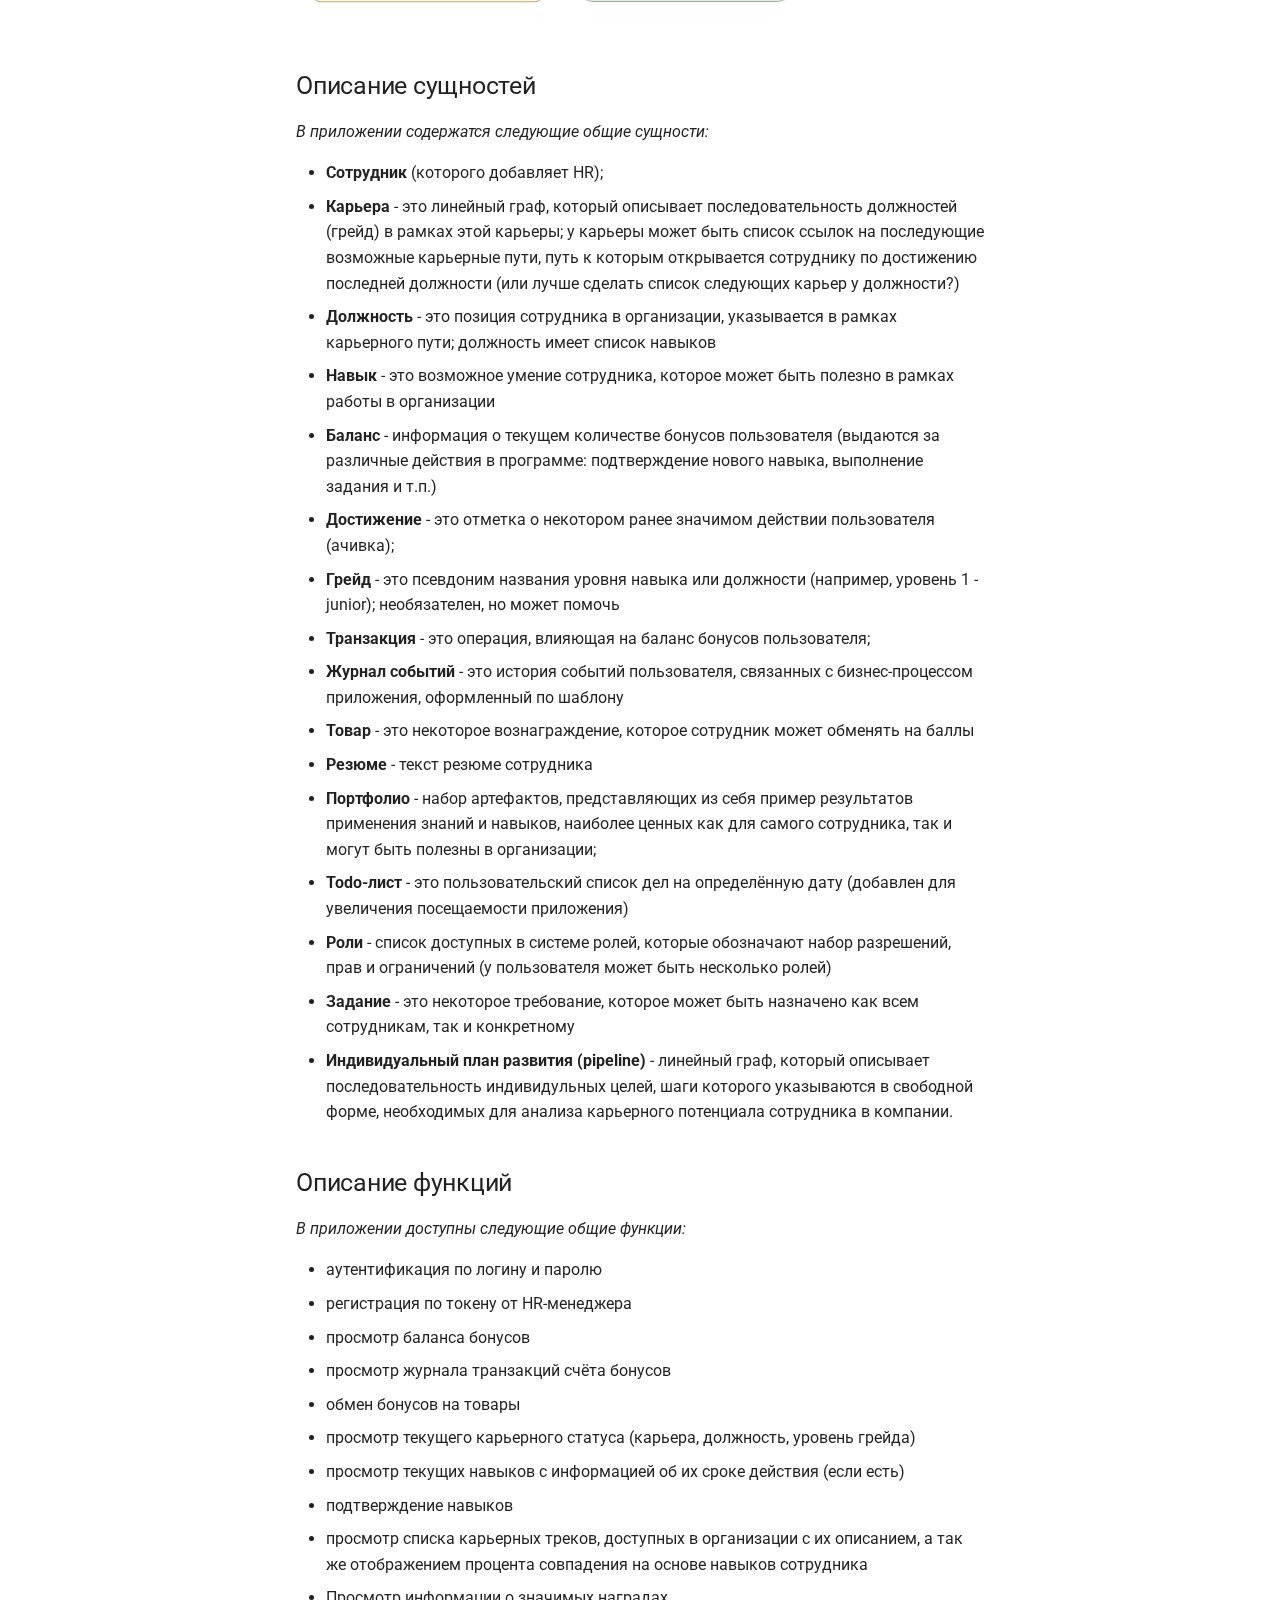
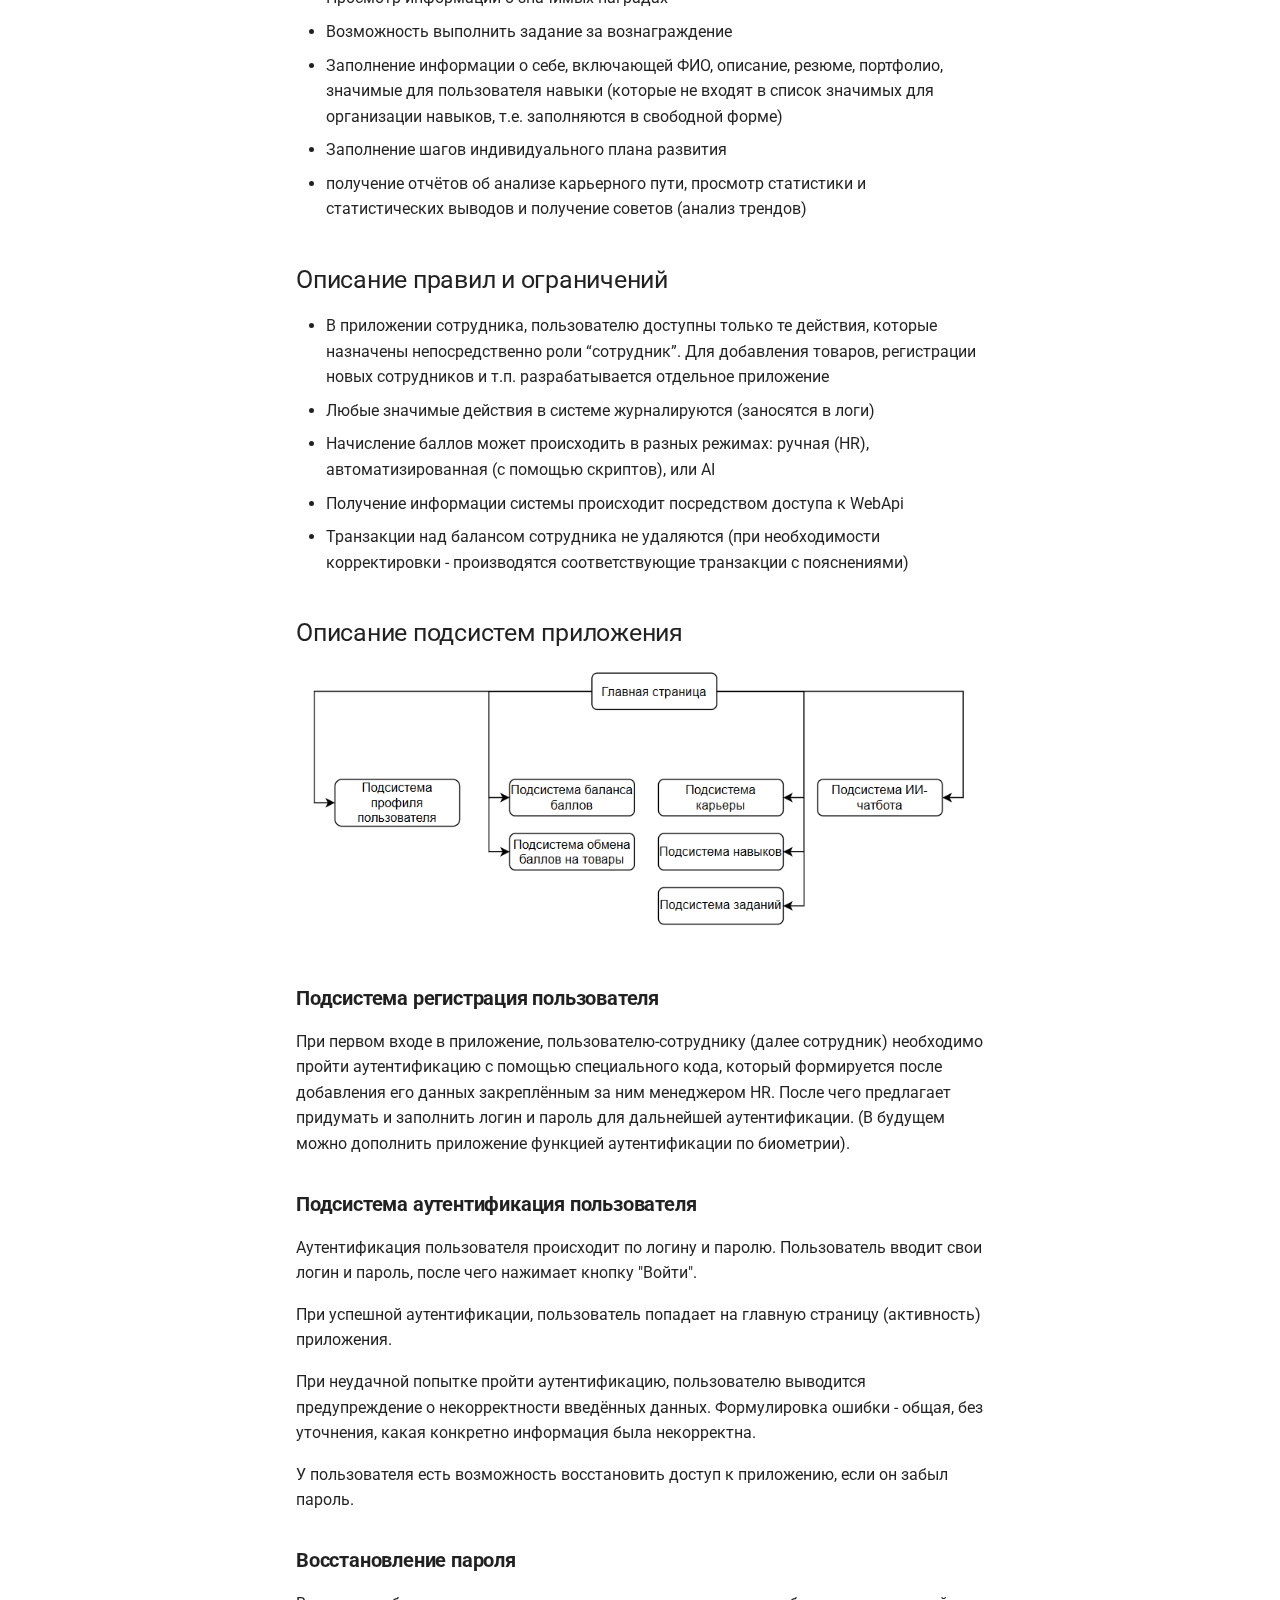
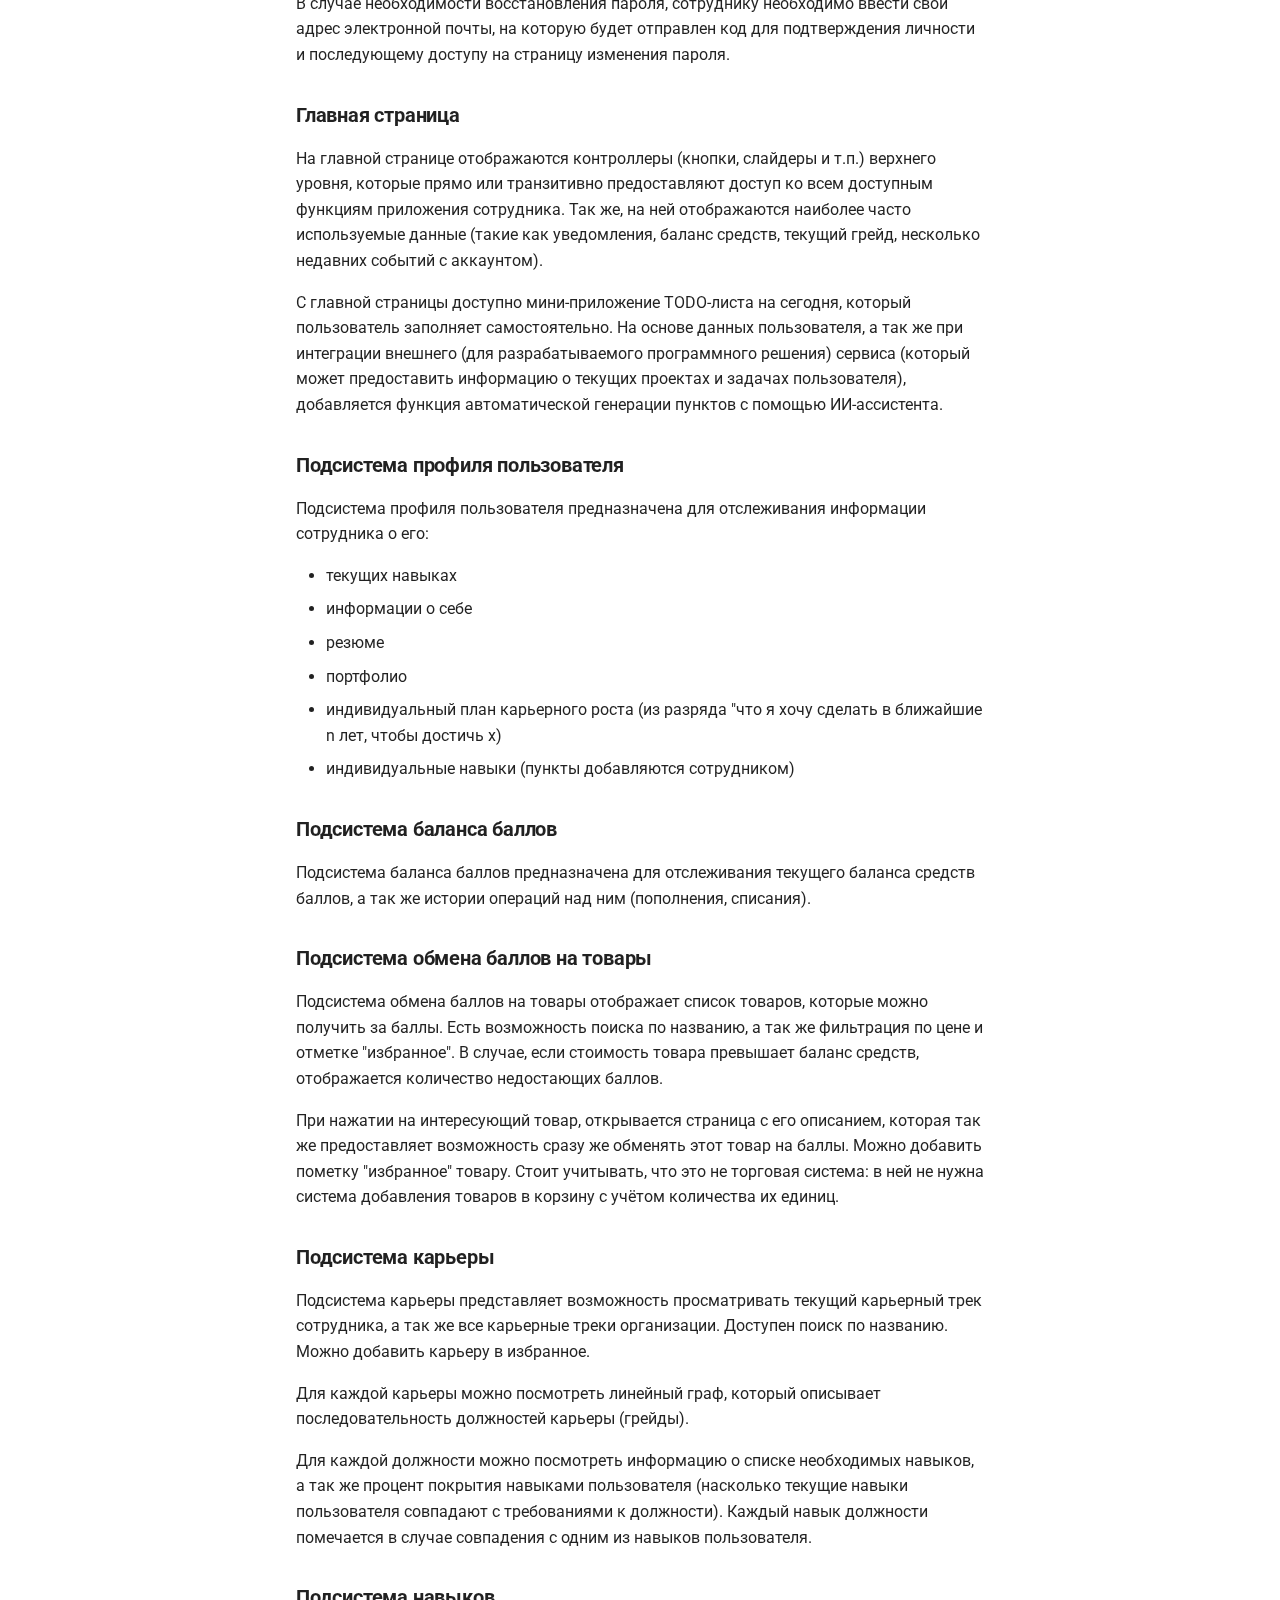
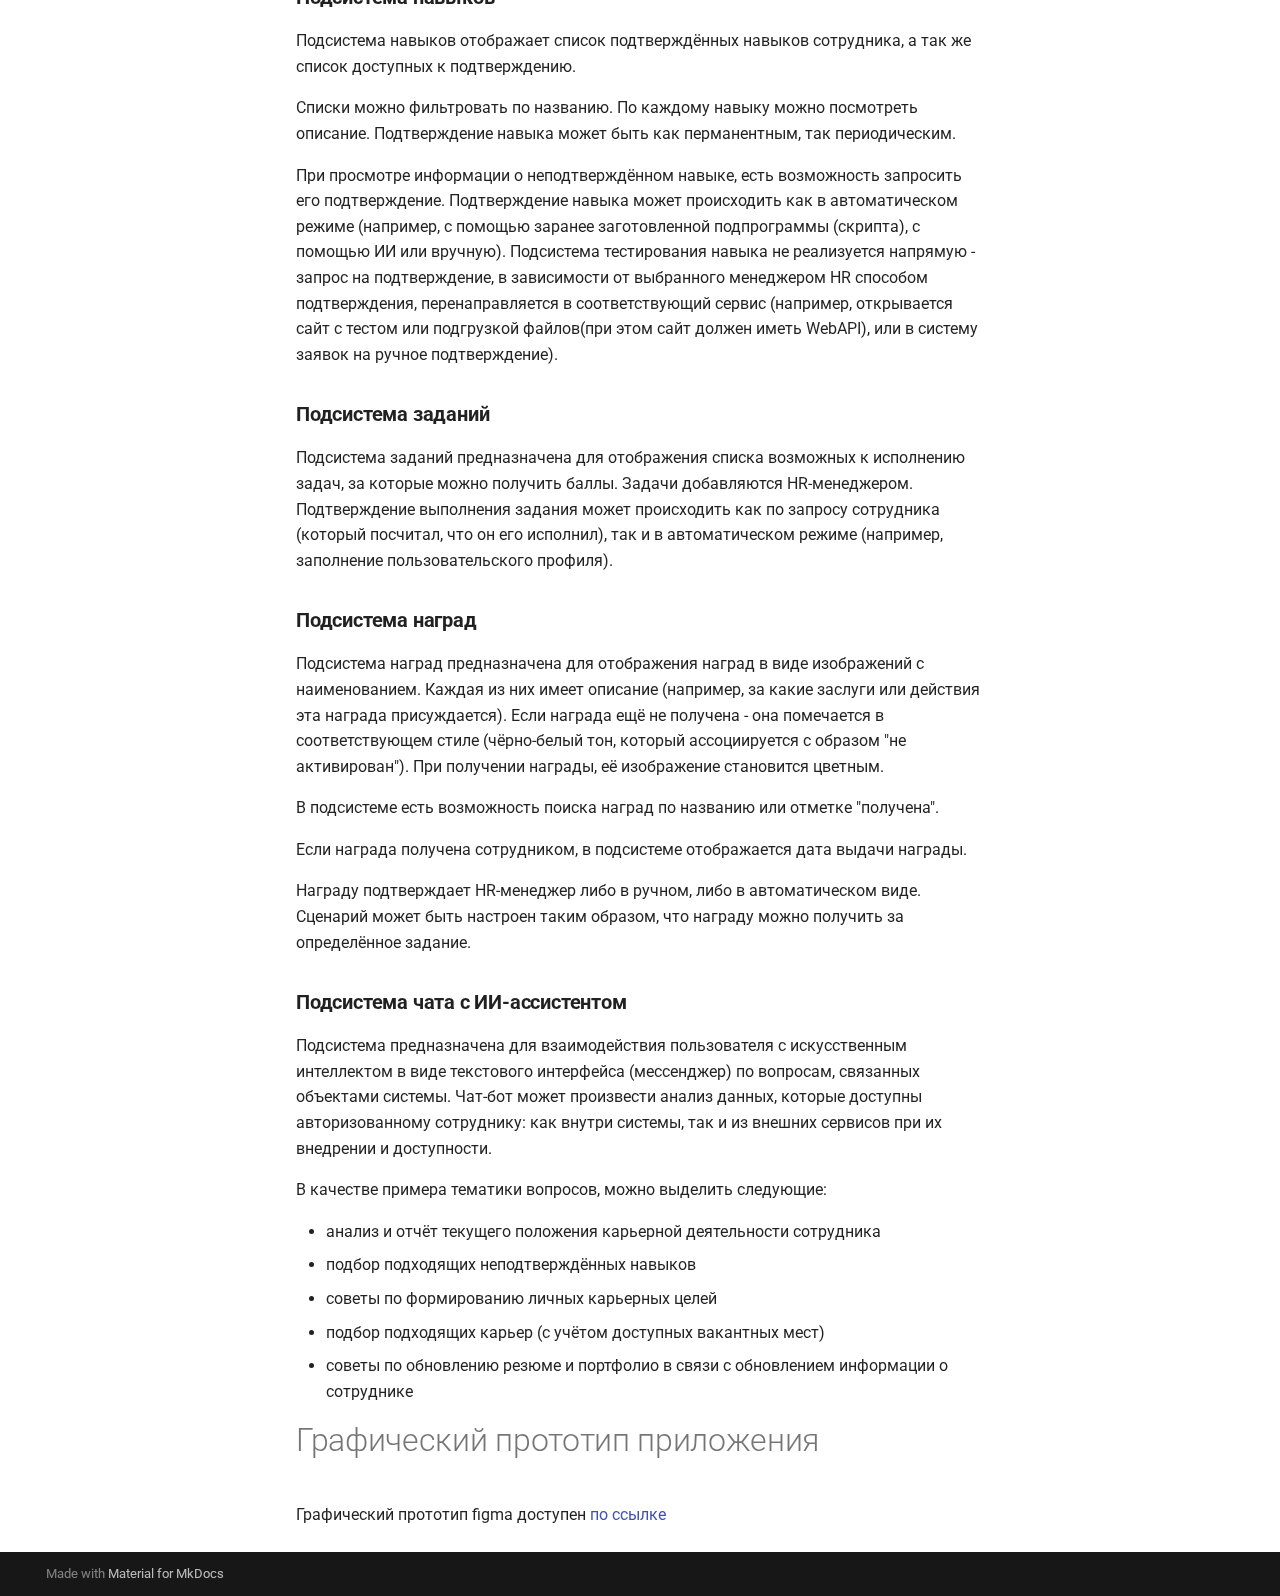
<file: docs/employee_subsystem/index.html>
<!doctype html>
<html lang="en" class="no-js">
  <head>
    
      <meta charset="utf-8">
      <meta name="viewport" content="width=device-width,initial-scale=1">
      
      
      
      
        <link rel="prev" href="../webapi_docs/">
      
      
        <link rel="next" href="../hr_subsystem/">
      
      
        
      
      
      <link rel="icon" href="../assets/images/favicon.png">
      <meta name="generator" content="mkdocs-1.6.1, mkdocs-material-9.7.2">
    
    
      
        <title>Описание подсистемы для сотрудников - Документация по проектам команды BitByteCode</title>
      
    
    
      <link rel="stylesheet" href="../assets/stylesheets/main.484c7ddc.min.css">
      
      


    
    
      
    
    
      
        
        
        <link rel="preconnect" href="https://fonts.gstatic.com" crossorigin>
        <link rel="stylesheet" href="https://fonts.googleapis.com/css?family=Roboto:300,300i,400,400i,700,700i%7CRoboto+Mono:400,400i,700,700i&display=fallback">
        <style>:root{--md-text-font:"Roboto";--md-code-font:"Roboto Mono"}</style>
      
    
    
    <script>__md_scope=new URL("..",location),__md_hash=e=>[...e].reduce(((e,_)=>(e<<5)-e+_.charCodeAt(0)),0),__md_get=(e,_=localStorage,t=__md_scope)=>JSON.parse(_.getItem(t.pathname+"."+e)),__md_set=(e,_,t=localStorage,a=__md_scope)=>{try{t.setItem(a.pathname+"."+e,JSON.stringify(_))}catch(e){}}</script>
    
      

    
    
  </head>
  
  
    <body dir="ltr">
  
    
    <input class="md-toggle" data-md-toggle="drawer" type="checkbox" id="__drawer" autocomplete="off">
    <input class="md-toggle" data-md-toggle="search" type="checkbox" id="__search" autocomplete="off">
    <label class="md-overlay" for="__drawer"></label>
    <div data-md-component="skip">
      
        
        <a href="#_1" class="md-skip">
          Skip to content
        </a>
      
    </div>
    <div data-md-component="announce">
      
    </div>
    
    
      

  

<header class="md-header md-header--shadow" data-md-component="header">
  <nav class="md-header__inner md-grid" aria-label="Header">
    <a href=".." title="Документация по проектам команды BitByteCode" class="md-header__button md-logo" aria-label="Документация по проектам команды BitByteCode" data-md-component="logo">
      
  
  <svg xmlns="http://www.w3.org/2000/svg" viewBox="0 0 24 24"><path d="M12 8a3 3 0 0 0 3-3 3 3 0 0 0-3-3 3 3 0 0 0-3 3 3 3 0 0 0 3 3m0 3.54C9.64 9.35 6.5 8 3 8v11c3.5 0 6.64 1.35 9 3.54 2.36-2.19 5.5-3.54 9-3.54V8c-3.5 0-6.64 1.35-9 3.54"/></svg>

    </a>
    <label class="md-header__button md-icon" for="__drawer">
      
      <svg xmlns="http://www.w3.org/2000/svg" viewBox="0 0 24 24"><path d="M3 6h18v2H3zm0 5h18v2H3zm0 5h18v2H3z"/></svg>
    </label>
    <div class="md-header__title" data-md-component="header-title">
      <div class="md-header__ellipsis">
        <div class="md-header__topic">
          <span class="md-ellipsis">
            Документация по проектам команды BitByteCode
          </span>
        </div>
        <div class="md-header__topic" data-md-component="header-topic">
          <span class="md-ellipsis">
            
              Описание подсистемы для сотрудников
            
          </span>
        </div>
      </div>
    </div>
    
    
      <script>var palette=__md_get("__palette");if(palette&&palette.color){if("(prefers-color-scheme)"===palette.color.media){var media=matchMedia("(prefers-color-scheme: light)"),input=document.querySelector(media.matches?"[data-md-color-media='(prefers-color-scheme: light)']":"[data-md-color-media='(prefers-color-scheme: dark)']");palette.color.media=input.getAttribute("data-md-color-media"),palette.color.scheme=input.getAttribute("data-md-color-scheme"),palette.color.primary=input.getAttribute("data-md-color-primary"),palette.color.accent=input.getAttribute("data-md-color-accent")}for(var[key,value]of Object.entries(palette.color))document.body.setAttribute("data-md-color-"+key,value)}</script>
    
    
    
      
      
        <label class="md-header__button md-icon" for="__search">
          
          <svg xmlns="http://www.w3.org/2000/svg" viewBox="0 0 24 24"><path d="M9.5 3A6.5 6.5 0 0 1 16 9.5c0 1.61-.59 3.09-1.56 4.23l.27.27h.79l5 5-1.5 1.5-5-5v-.79l-.27-.27A6.52 6.52 0 0 1 9.5 16 6.5 6.5 0 0 1 3 9.5 6.5 6.5 0 0 1 9.5 3m0 2C7 5 5 7 5 9.5S7 14 9.5 14 14 12 14 9.5 12 5 9.5 5"/></svg>
        </label>
        <div class="md-search" data-md-component="search" role="dialog">
  <label class="md-search__overlay" for="__search"></label>
  <div class="md-search__inner" role="search">
    <form class="md-search__form" name="search">
      <input type="text" class="md-search__input" name="query" aria-label="Search" placeholder="Search" autocapitalize="off" autocorrect="off" autocomplete="off" spellcheck="false" data-md-component="search-query" required>
      <label class="md-search__icon md-icon" for="__search">
        
        <svg xmlns="http://www.w3.org/2000/svg" viewBox="0 0 24 24"><path d="M9.5 3A6.5 6.5 0 0 1 16 9.5c0 1.61-.59 3.09-1.56 4.23l.27.27h.79l5 5-1.5 1.5-5-5v-.79l-.27-.27A6.52 6.52 0 0 1 9.5 16 6.5 6.5 0 0 1 3 9.5 6.5 6.5 0 0 1 9.5 3m0 2C7 5 5 7 5 9.5S7 14 9.5 14 14 12 14 9.5 12 5 9.5 5"/></svg>
        
        <svg xmlns="http://www.w3.org/2000/svg" viewBox="0 0 24 24"><path d="M20 11v2H8l5.5 5.5-1.42 1.42L4.16 12l7.92-7.92L13.5 5.5 8 11z"/></svg>
      </label>
      <nav class="md-search__options" aria-label="Search">
        
        <button type="reset" class="md-search__icon md-icon" title="Clear" aria-label="Clear" tabindex="-1">
          
          <svg xmlns="http://www.w3.org/2000/svg" viewBox="0 0 24 24"><path d="M19 6.41 17.59 5 12 10.59 6.41 5 5 6.41 10.59 12 5 17.59 6.41 19 12 13.41 17.59 19 19 17.59 13.41 12z"/></svg>
        </button>
      </nav>
      
    </form>
    <div class="md-search__output">
      <div class="md-search__scrollwrap" tabindex="0" data-md-scrollfix>
        <div class="md-search-result" data-md-component="search-result">
          <div class="md-search-result__meta">
            Initializing search
          </div>
          <ol class="md-search-result__list" role="presentation"></ol>
        </div>
      </div>
    </div>
  </div>
</div>
      
    
    
  </nav>
  
</header>
    
    <div class="md-container" data-md-component="container">
      
      
        
          
        
      
      <main class="md-main" data-md-component="main">
        <div class="md-main__inner md-grid">
          
            
              
              <div class="md-sidebar md-sidebar--primary" data-md-component="sidebar" data-md-type="navigation" >
                <div class="md-sidebar__scrollwrap">
                  <div class="md-sidebar__inner">
                    



<nav class="md-nav md-nav--primary" aria-label="Navigation" data-md-level="0">
  <label class="md-nav__title" for="__drawer">
    <a href=".." title="Документация по проектам команды BitByteCode" class="md-nav__button md-logo" aria-label="Документация по проектам команды BitByteCode" data-md-component="logo">
      
  
  <svg xmlns="http://www.w3.org/2000/svg" viewBox="0 0 24 24"><path d="M12 8a3 3 0 0 0 3-3 3 3 0 0 0-3-3 3 3 0 0 0-3 3 3 3 0 0 0 3 3m0 3.54C9.64 9.35 6.5 8 3 8v11c3.5 0 6.64 1.35 9 3.54 2.36-2.19 5.5-3.54 9-3.54V8c-3.5 0-6.64 1.35-9 3.54"/></svg>

    </a>
    Документация по проектам команды BitByteCode
  </label>
  
  <ul class="md-nav__list" data-md-scrollfix>
    
      
      
  
  
  
  
    <li class="md-nav__item">
      <a href=".." class="md-nav__link">
        
  
  
  <span class="md-ellipsis">
    
  
    Главная
  

    
  </span>
  
  

      </a>
    </li>
  

    
      
      
  
  
    
  
  
  
    
    
    
    
    
    <li class="md-nav__item md-nav__item--active md-nav__item--nested">
      
        
        
        <input class="md-nav__toggle md-toggle " type="checkbox" id="__nav_2" checked>
        
          
          <label class="md-nav__link" for="__nav_2" id="__nav_2_label" tabindex="0">
            
  
  
  <span class="md-ellipsis">
    
  
    Проект "Hi.Work"
  

    
  </span>
  
  

            <span class="md-nav__icon md-icon"></span>
          </label>
        
        <nav class="md-nav" data-md-level="1" aria-labelledby="__nav_2_label" aria-expanded="true">
          <label class="md-nav__title" for="__nav_2">
            <span class="md-nav__icon md-icon"></span>
            
  
    Проект "Hi.Work"
  

          </label>
          <ul class="md-nav__list" data-md-scrollfix>
            
              
                
  
  
  
  
    <li class="md-nav__item">
      <a href="../common/" class="md-nav__link">
        
  
  
  <span class="md-ellipsis">
    
  
    Описание
  

    
  </span>
  
  

      </a>
    </li>
  

              
            
              
                
  
  
  
  
    <li class="md-nav__item">
      <a href="../architecture/" class="md-nav__link">
        
  
  
  <span class="md-ellipsis">
    
  
    Архитектура программного решения
  

    
  </span>
  
  

      </a>
    </li>
  

              
            
              
                
  
  
  
  
    <li class="md-nav__item">
      <a href="../database/" class="md-nav__link">
        
  
  
  <span class="md-ellipsis">
    
  
    Описание объектов и базы данных
  

    
  </span>
  
  

      </a>
    </li>
  

              
            
              
                
  
  
  
  
    <li class="md-nav__item">
      <a href="../webapi_docs/" class="md-nav__link">
        
  
  
  <span class="md-ellipsis">
    
  
    Описание WebApi
  

    
  </span>
  
  

      </a>
    </li>
  

              
            
              
                
  
  
    
  
  
  
    <li class="md-nav__item md-nav__item--active">
      
      <input class="md-nav__toggle md-toggle" type="checkbox" id="__toc">
      
      
        
      
      
      <a href="./" class="md-nav__link md-nav__link--active">
        
  
  
  <span class="md-ellipsis">
    
  
    Описание подсистемы для сотрудников
  

    
  </span>
  
  

      </a>
      
    </li>
  

              
            
              
                
  
  
  
  
    <li class="md-nav__item">
      <a href="../hr_subsystem/" class="md-nav__link">
        
  
  
  <span class="md-ellipsis">
    
  
    Описание подсистемы для HR-менеджера
  

    
  </span>
  
  

      </a>
    </li>
  

              
            
          </ul>
        </nav>
      
    </li>
  

    
  </ul>
</nav>
                  </div>
                </div>
              </div>
            
            
              
              <div class="md-sidebar md-sidebar--secondary" data-md-component="sidebar" data-md-type="toc" >
                <div class="md-sidebar__scrollwrap">
                  <div class="md-sidebar__inner">
                    

<nav class="md-nav md-nav--secondary" aria-label="Table of contents">
  
  
  
    
  
  
</nav>
                  </div>
                </div>
              </div>
            
          
          
            <div class="md-content" data-md-component="content">
              
              <article class="md-content__inner md-typeset">
                
                  



<h1 id="_1"><strong>Описание подсистемы для сотрудников</strong></h1>
<p>Архитектура программного решения представляет из себя информационную систему с базой данных, WEB-API и ИИ-ассистентом.</p>
<p><em>Для программного решения разрабатываются клиентские приложения для следующих ролей:</em></p>
<ul>
<li><strong>HR-менеджера</strong> - для регистрации сотрудников, отслеживания информации о них, внесению информации о навыках, проверка навыков сотрудников (как в автоматическом или с помощью ИИ, а так же вручную) и т.п.</li>
<li><strong>Сотрудника</strong> - для просмотра информации о карьерных треках (включая текущий), занимаемой должности, балансе бонусов, новых заданиях, общение с чат-ботом и т.п. Более подробно в описании бизнес-логики приложения сотрудника.</li>
</ul>
<h1 id="-"><strong>Описание системы (Бизнес-логика)</strong></h1>
<p>Приложение сотрудника предназначено для своевременного отслеживания информации о текущей позиции в организации (должность, карьера), ведение статистической информации для HR-менеджмента (профиль пользователя: резюме, навыки и т.п.). Для повышения мотивации исполнения действий в приложении, а так же интереса к карьерному росту в компании, внедряется система геймификации на основе игровых баллов, которые можно получить за некоторые значимые действия: заполнение профиля, подтверждение навыка и т.п. Потратить баллы можно во встроенном маркетплейсе так называемых товаров (могут представлять из себя различного рода скидки, подписки, сертификаты и т.п.). Так же, для отметки наиболее значимых проявлений сотрудника внедрена система ачивок (отметок об исполнении некоторых действий).</p>
<p>Для привлечения внимания сотрудника к приложению, а так же повышения периодичности запуска приложения, в систему внедряется дополнительная универсальная функция - todo-лист для планирования рабочего дня. Эта функция - необязательна к использованию сотрудником, однако может быть полезной, т.к. на основе этих данных можно производить более точную аналитику деятельности сотрудника.</p>
<p>В приложении встраивается ИИ-ассистент, который имеет возможность получить данные профиля сотрудника (различную историю событий, информацию о текущих навыках, данные профиля (портфолио, описание и т.п.)), на основе которой производится аналитика для выдачи некоторой отчётной информации (советы, информация о текущем статусе, анализ открытых вакансий и совпадение с текущими навыками и т.п.).</p>
<p>Приложение представляет из себя мобильное приложение, которое интегрировано в программное решение (архитектура программного решения представлена далее).
<img alt="Схема архитектуры приложения" src="../resources/app_architecture.png" /></p>
<h2 id="_2"><strong>Описание сущностей</strong></h2>
<p><em>В приложении содержатся следующие общие сущности:</em></p>
<ul>
<li><strong>Сотрудник</strong> (которого добавляет HR);</li>
<li><strong>Карьера</strong> - это линейный граф, который описывает последовательность должностей (грейд) в рамках этой карьеры; у карьеры может быть список ссылок на последующие возможные карьерные пути, путь к которым открывается сотруднику по достижению последней должности (или лучше сделать список следующих карьер у должности?)</li>
<li><strong>Должность</strong> - это позиция сотрудника в организации, указывается в рамках карьерного пути; должность имеет список навыков</li>
<li><strong>Навык</strong> - это возможное умение сотрудника, которое может быть полезно в рамках работы в организации</li>
<li><strong>Баланс</strong> - информация о текущем количестве бонусов пользователя (выдаются за различные действия в программе: подтверждение нового навыка, выполнение задания и т.п.)</li>
<li><strong>Достижение</strong> - это отметка о некотором ранее значимом действии пользователя (ачивка);</li>
<li><strong>Грейд</strong> - это псевдоним названия уровня навыка или должности (например, уровень 1 - junior); необязателен, но может помочь</li>
<li><strong>Транзакция</strong> - это операция, влияющая на баланс бонусов пользователя;</li>
<li><strong>Журнал событий</strong> - это история событий пользователя, связанных с бизнес-процессом приложения, оформленный по шаблону</li>
<li><strong>Товар</strong> - это некоторое вознаграждение, которое сотрудник может обменять на баллы</li>
<li><strong>Резюме</strong> - текст резюме сотрудника</li>
<li><strong>Портфолио</strong> - набор артефактов, представляющих из себя пример результатов применения знаний и навыков, наиболее ценных как для самого сотрудника, так и могут быть полезны в организации;</li>
<li><strong>Todo-лист</strong> - это пользовательский список дел на определённую дату (добавлен для увеличения посещаемости приложения)</li>
<li><strong>Роли</strong> - список доступных в системе ролей, которые обозначают набор разрешений, прав и ограничений (у пользователя может быть несколько ролей)</li>
<li><strong>Задание</strong> - это некоторое требование, которое может быть назначено как всем сотрудникам, так и конкретному</li>
<li><strong>Индивидуальный план развития (pipeline)</strong> - линейный граф, который описывает последовательность индивидульных целей, шаги которого указываются в свободной форме, необходимых для анализа карьерного потенциала сотрудника в компании.</li>
</ul>
<h2 id="_3"><strong>Описание функций</strong></h2>
<p><em>В приложении доступны следующие общие функции:</em></p>
<ul>
<li>аутентификация по логину и паролю</li>
<li>регистрация по токену от HR-менеджера</li>
<li>просмотр баланса бонусов</li>
<li>просмотр журнала транзакций счёта бонусов</li>
<li>обмен бонусов на товары</li>
<li>просмотр текущего карьерного статуса (карьера, должность, уровень грейда)</li>
<li>просмотр текущих навыков с информацией об их сроке действия (если есть)</li>
<li>подтверждение навыков</li>
<li>просмотр списка карьерных треков, доступных в организации с их описанием, а так же отображением процента совпадения на основе навыков сотрудника</li>
<li>Просмотр информации о значимых наградах</li>
<li>Возможность выполнить задание за вознаграждение</li>
<li>Заполнение информации о себе, включающей ФИО, описание, резюме, портфолио, значимые для пользователя навыки (которые не входят в список значимых для организации навыков, т.е. заполняются в свободной форме)</li>
<li>Заполнение шагов индивидуального плана развития</li>
<li>получение отчётов об анализе карьерного пути, просмотр статистики и статистических выводов и получение советов (анализ трендов)</li>
</ul>
<h2 id="_4"><strong>Описание правил и ограничений</strong></h2>
<ul>
<li>В приложении сотрудника, пользователю доступны только те действия, которые назначены непосредственно роли “сотрудник”. Для добавления товаров, регистрации новых сотрудников и т.п. разрабатывается отдельное приложение</li>
<li>Любые значимые действия в системе журналируются (заносятся в логи)</li>
<li>Начисление баллов может происходить в разных режимах: ручная (HR), автоматизированная (с помощью скриптов), или AI</li>
<li>Получение информации системы происходит посредством доступа к WebApi</li>
<li>Транзакции над балансом сотрудника не удаляются (при необходимости корректировки - производятся соответствующие транзакции с пояснениями)</li>
</ul>
<h2 id="_5"><strong>Описание подсистем приложения</strong></h2>
<p><img alt="Схема подсистем приложения" src="../resources/employee_interface_architecture.png" /></p>
<h3 id="_6"><strong>Подсистема регистрация пользователя</strong></h3>
<p>При первом входе в приложение, пользователю-сотруднику (далее сотрудник) необходимо пройти аутентификацию с помощью специального кода, который формируется после добавления его данных закреплённым за ним менеджером HR. После чего предлагает придумать и заполнить логин и пароль для дальнейшей аутентификации. (В будущем можно дополнить приложение функцией аутентификации по биометрии).</p>
<h3 id="_7"><strong>Подсистема аутентификация пользователя</strong></h3>
<p>Аутентификация пользователя происходит по логину и паролю. Пользователь вводит свои логин и пароль, после чего нажимает кнопку "Войти".</p>
<p>При успешной аутентификации, пользователь попадает на главную страницу (активность) приложения.</p>
<p>При неудачной попытке пройти аутентификацию, пользователю выводится предупреждение о некорректности введённых данных. Формулировка ошибки - общая, без уточнения, какая конкретно информация была некорректна.</p>
<p>У пользователя есть возможность восстановить доступ к приложению, если он забыл пароль.</p>
<h3 id="_8"><strong>Восстановление пароля</strong></h3>
<p>В случае необходимости восстановления пароля, сотруднику необходимо ввести свой адрес электронной почты, на которую будет отправлен код для подтверждения личности и последующему доступу на страницу изменения пароля.</p>
<h3 id="_9"><strong>Главная страница</strong></h3>
<p>На главной странице отображаются контроллеры (кнопки, слайдеры и т.п.) верхнего уровня, которые прямо или транзитивно предоставляют доступ ко всем доступным функциям приложения сотрудника. Так же, на ней отображаются наиболее часто используемые данные (такие как уведомления, баланс средств, текущий грейд, несколько недавних событий с аккаунтом).</p>
<p>С главной страницы доступно мини-приложение TODO-листа на сегодня, который пользователь заполняет самостоятельно. На основе данных пользователя, а так же при интеграции внешнего (для разрабатываемого программного решения) сервиса (который может предоставить информацию о текущих проектах и задачах пользователя), добавляется функция автоматической генерации пунктов с помощью ИИ-ассистента.</p>
<h3 id="_10"><strong>Подсистема профиля пользователя</strong></h3>
<p>Подсистема профиля пользователя предназначена для отслеживания информации сотрудника о его:</p>
<ul>
<li>текущих навыках</li>
<li>информации о себе</li>
<li>резюме</li>
<li>портфолио</li>
<li>индивидуальный план карьерного роста (из разряда "что я хочу сделать в ближайшие n лет, чтобы достичь x)</li>
<li>индивидуальные навыки (пункты добавляются сотрудником)</li>
</ul>
<h3 id="_11"><strong>Подсистема баланса баллов</strong></h3>
<p>Подсистема баланса баллов предназначена для отслеживания текущего баланса средств баллов, а так же истории операций над ним (пополнения, списания).</p>
<h3 id="_12"><strong>Подсистема обмена баллов на товары</strong></h3>
<p>Подсистема обмена баллов на товары отображает список товаров, которые можно получить за баллы. Есть возможность поиска по названию, а так же фильтрация по цене и отметке "избранное". В случае, если стоимость товара превышает баланс средств, отображается количество недостающих баллов.</p>
<p>При нажатии на интересующий товар, открывается страница с его описанием, которая так же предоставляет возможность сразу же обменять этот товар на баллы. Можно добавить пометку "избранное" товару. Стоит учитывать, что это не торговая система: в ней не нужна система добавления товаров в корзину с учётом количества их единиц.</p>
<h3 id="_13"><strong>Подсистема карьеры</strong></h3>
<p>Подсистема карьеры представляет возможность просматривать текущий карьерный трек сотрудника, а так же все карьерные треки организации. Доступен поиск по названию. Можно добавить карьеру в избранное.</p>
<p>Для каждой карьеры можно посмотреть линейный граф, который описывает последовательность должностей карьеры (грейды).</p>
<p>Для каждой должности можно посмотреть информацию о списке необходимых навыков, а так же процент покрытия навыками пользователя (насколько текущие навыки пользователя совпадают с требованиями к должности). Каждый навык должности помечается в случае совпадения с одним из навыков пользователя.</p>
<h3 id="_14"><strong>Подсистема навыков</strong></h3>
<p>Подсистема навыков отображает список подтверждённых навыков сотрудника, а так же список доступных к подтверждению.</p>
<p>Списки можно фильтровать по названию. По каждому навыку можно посмотреть описание. Подтверждение навыка может быть как перманентным, так периодическим.</p>
<p>При просмотре информации о неподтверждённом навыке, есть возможность запросить его подтверждение. Подтверждение навыка может происходить как в автоматическом режиме (например, с помощью заранее заготовленной подпрограммы (скрипта), с помощью ИИ или вручную). Подсистема тестирования навыка не реализуется напрямую - запрос на подтверждение, в зависимости от выбранного менеджером HR способом подтверждения, перенаправляется в соответствующий сервис (например, открывается сайт с тестом или подгрузкой файлов(при этом сайт должен иметь WebAPI), или в систему заявок на ручное подтверждение).</p>
<h3 id="_15"><strong>Подсистема заданий</strong></h3>
<p>Подсистема заданий предназначена для отображения списка возможных к исполнению задач, за которые можно получить баллы. Задачи добавляются HR-менеджером. Подтверждение выполнения задания может происходить как по запросу сотрудника (который посчитал, что он его исполнил), так и в автоматическом режиме (например, заполнение пользовательского профиля).</p>
<h3 id="_16"><strong>Подсистема наград</strong></h3>
<p>Подсистема наград предназначена для отображения наград в виде изображений с наименованием. Каждая из них имеет описание (например, за какие заслуги или действия эта награда присуждается). Если награда ещё не получена - она помечается в соответствующем стиле (чёрно-белый тон, который ассоциируется с образом "не активирован"). При получении награды, её изображение становится цветным.</p>
<p>В подсистеме есть возможность поиска наград по названию или отметке "получена".</p>
<p>Если награда получена сотрудником, в подсистеме отображается дата выдачи награды.</p>
<p>Награду подтверждает HR-менеджер либо в ручном, либо в автоматическом виде. Сценарий может быть настроен таким образом, что награду можно получить за определённое задание.</p>
<h3 id="-_1"><strong>Подсистема чата с ИИ-ассистентом</strong></h3>
<p>Подсистема предназначена для взаимодействия пользователя с искусственным интеллектом в виде текстового интерфейса (мессенджер) по вопросам, связанных объектами системы. Чат-бот может произвести анализ данных, которые доступны авторизованному сотруднику: как внутри системы, так и из внешних сервисов при их внедрении и доступности.</p>
<p>В качестве примера тематики вопросов, можно выделить следующие:</p>
<ul>
<li>анализ и отчёт текущего положения карьерной деятельности сотрудника</li>
<li>подбор подходящих неподтверждённых навыков</li>
<li>советы по формированию личных карьерных целей</li>
<li>подбор подходящих карьер (с учётом доступных вакантных мест)</li>
<li>советы по обновлению резюме и портфолио в связи с обновлением информации о сотруднике</li>
</ul>
<h1 id="_17">Графический прототип приложения</h1>
<p>Графический прототип figma доступен <a href="https://www.figma.com/proto/V1J5xLZKKEvk7EMMh9ldgj/Untitled?node-id=117-292&amp;p=f&amp;t=Olz1B6ozn0igxjFj-1&amp;scaling=scale-down&amp;content-scaling=responsive&amp;page-id=0%3A1">по ссылке</a></p>












                
              </article>
            </div>
          
          
<script>var target=document.getElementById(location.hash.slice(1));target&&target.name&&(target.checked=target.name.startsWith("__tabbed_"))</script>
        </div>
        
      </main>
      
        <footer class="md-footer">
  
  <div class="md-footer-meta md-typeset">
    <div class="md-footer-meta__inner md-grid">
      <div class="md-copyright">
  
  
    Made with
    <a href="https://squidfunk.github.io/mkdocs-material/" target="_blank" rel="noopener">
      Material for MkDocs
    </a>
  
</div>
      
    </div>
  </div>
</footer>
      
    </div>
    <div class="md-dialog" data-md-component="dialog">
      <div class="md-dialog__inner md-typeset"></div>
    </div>
    
    
    
      
      
      <script id="__config" type="application/json">{"annotate": null, "base": "..", "features": [], "search": "../assets/javascripts/workers/search.2c215733.min.js", "tags": null, "translations": {"clipboard.copied": "Copied to clipboard", "clipboard.copy": "Copy to clipboard", "search.result.more.one": "1 more on this page", "search.result.more.other": "# more on this page", "search.result.none": "No matching documents", "search.result.one": "1 matching document", "search.result.other": "# matching documents", "search.result.placeholder": "Type to start searching", "search.result.term.missing": "Missing", "select.version": "Select version"}, "version": null}</script>
    
    
      <script src="../assets/javascripts/bundle.79ae519e.min.js"></script>
      
    
  </body>
</html>
</file>
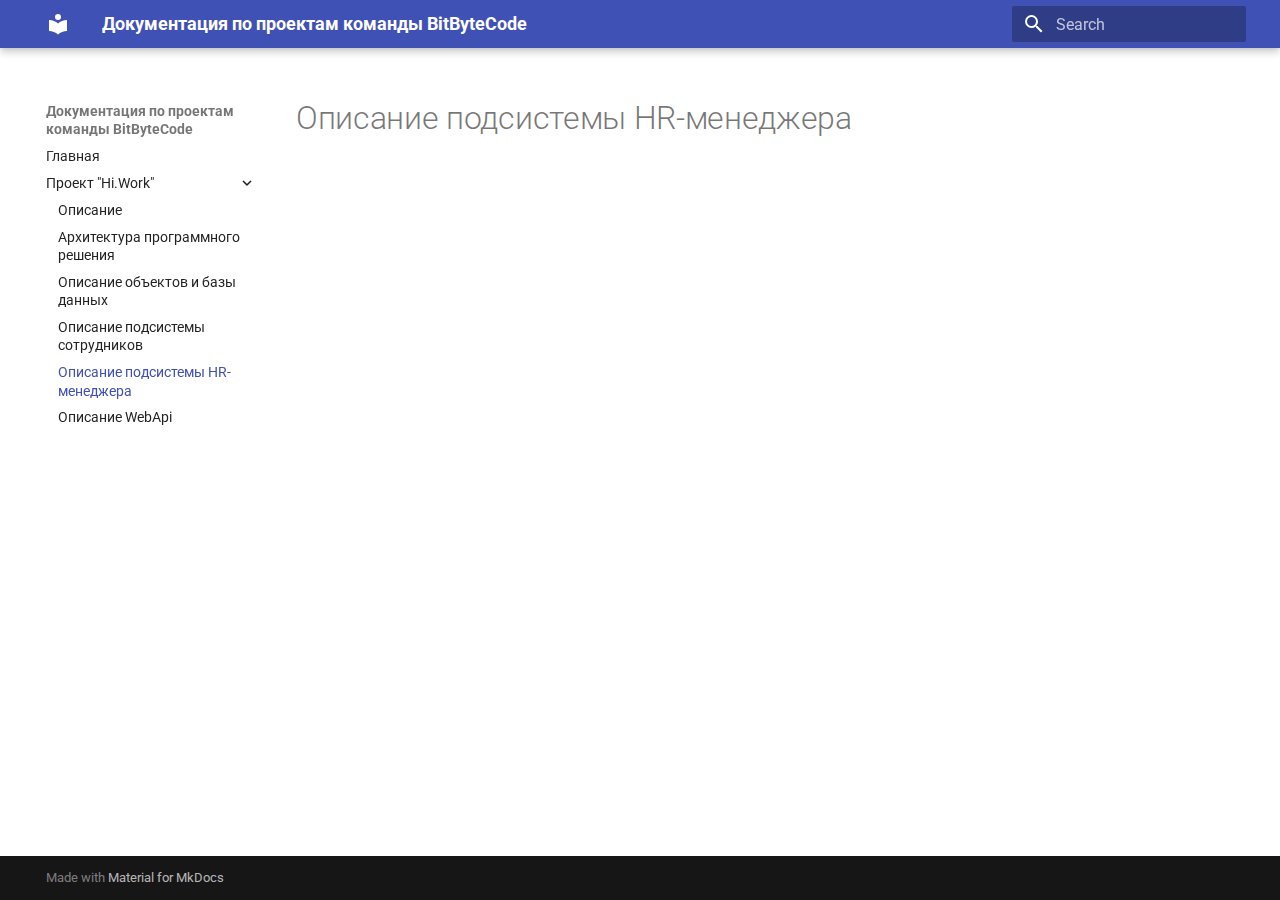
<file: docs/hr_subsystem/index.html>
<!doctype html>
<html lang="en" class="no-js">
  <head>
    
      <meta charset="utf-8">
      <meta name="viewport" content="width=device-width,initial-scale=1">
      
      
      
      
        <link rel="prev" href="../employee_subsystem/">
      
      
        <link rel="next" href="../webapi_docs/">
      
      
        
      
      
      <link rel="icon" href="../assets/images/favicon.png">
      <meta name="generator" content="mkdocs-1.6.1, mkdocs-material-9.7.2">
    
    
      
        <title>Описание подсистемы HR-менеджера - Документация по проектам команды BitByteCode</title>
      
    
    
      <link rel="stylesheet" href="../assets/stylesheets/main.484c7ddc.min.css">
      
      


    
    
      
    
    
      
        
        
        <link rel="preconnect" href="https://fonts.gstatic.com" crossorigin>
        <link rel="stylesheet" href="https://fonts.googleapis.com/css?family=Roboto:300,300i,400,400i,700,700i%7CRoboto+Mono:400,400i,700,700i&display=fallback">
        <style>:root{--md-text-font:"Roboto";--md-code-font:"Roboto Mono"}</style>
      
    
    
    <script>__md_scope=new URL("..",location),__md_hash=e=>[...e].reduce(((e,_)=>(e<<5)-e+_.charCodeAt(0)),0),__md_get=(e,_=localStorage,t=__md_scope)=>JSON.parse(_.getItem(t.pathname+"."+e)),__md_set=(e,_,t=localStorage,a=__md_scope)=>{try{t.setItem(a.pathname+"."+e,JSON.stringify(_))}catch(e){}}</script>
    
      

    
    
  </head>
  
  
    <body dir="ltr">
  
    
    <input class="md-toggle" data-md-toggle="drawer" type="checkbox" id="__drawer" autocomplete="off">
    <input class="md-toggle" data-md-toggle="search" type="checkbox" id="__search" autocomplete="off">
    <label class="md-overlay" for="__drawer"></label>
    <div data-md-component="skip">
      
    </div>
    <div data-md-component="announce">
      
    </div>
    
    
      

  

<header class="md-header md-header--shadow" data-md-component="header">
  <nav class="md-header__inner md-grid" aria-label="Header">
    <a href=".." title="Документация по проектам команды BitByteCode" class="md-header__button md-logo" aria-label="Документация по проектам команды BitByteCode" data-md-component="logo">
      
  
  <svg xmlns="http://www.w3.org/2000/svg" viewBox="0 0 24 24"><path d="M12 8a3 3 0 0 0 3-3 3 3 0 0 0-3-3 3 3 0 0 0-3 3 3 3 0 0 0 3 3m0 3.54C9.64 9.35 6.5 8 3 8v11c3.5 0 6.64 1.35 9 3.54 2.36-2.19 5.5-3.54 9-3.54V8c-3.5 0-6.64 1.35-9 3.54"/></svg>

    </a>
    <label class="md-header__button md-icon" for="__drawer">
      
      <svg xmlns="http://www.w3.org/2000/svg" viewBox="0 0 24 24"><path d="M3 6h18v2H3zm0 5h18v2H3zm0 5h18v2H3z"/></svg>
    </label>
    <div class="md-header__title" data-md-component="header-title">
      <div class="md-header__ellipsis">
        <div class="md-header__topic">
          <span class="md-ellipsis">
            Документация по проектам команды BitByteCode
          </span>
        </div>
        <div class="md-header__topic" data-md-component="header-topic">
          <span class="md-ellipsis">
            
              Описание подсистемы HR-менеджера
            
          </span>
        </div>
      </div>
    </div>
    
    
      <script>var palette=__md_get("__palette");if(palette&&palette.color){if("(prefers-color-scheme)"===palette.color.media){var media=matchMedia("(prefers-color-scheme: light)"),input=document.querySelector(media.matches?"[data-md-color-media='(prefers-color-scheme: light)']":"[data-md-color-media='(prefers-color-scheme: dark)']");palette.color.media=input.getAttribute("data-md-color-media"),palette.color.scheme=input.getAttribute("data-md-color-scheme"),palette.color.primary=input.getAttribute("data-md-color-primary"),palette.color.accent=input.getAttribute("data-md-color-accent")}for(var[key,value]of Object.entries(palette.color))document.body.setAttribute("data-md-color-"+key,value)}</script>
    
    
    
      
      
        <label class="md-header__button md-icon" for="__search">
          
          <svg xmlns="http://www.w3.org/2000/svg" viewBox="0 0 24 24"><path d="M9.5 3A6.5 6.5 0 0 1 16 9.5c0 1.61-.59 3.09-1.56 4.23l.27.27h.79l5 5-1.5 1.5-5-5v-.79l-.27-.27A6.52 6.52 0 0 1 9.5 16 6.5 6.5 0 0 1 3 9.5 6.5 6.5 0 0 1 9.5 3m0 2C7 5 5 7 5 9.5S7 14 9.5 14 14 12 14 9.5 12 5 9.5 5"/></svg>
        </label>
        <div class="md-search" data-md-component="search" role="dialog">
  <label class="md-search__overlay" for="__search"></label>
  <div class="md-search__inner" role="search">
    <form class="md-search__form" name="search">
      <input type="text" class="md-search__input" name="query" aria-label="Search" placeholder="Search" autocapitalize="off" autocorrect="off" autocomplete="off" spellcheck="false" data-md-component="search-query" required>
      <label class="md-search__icon md-icon" for="__search">
        
        <svg xmlns="http://www.w3.org/2000/svg" viewBox="0 0 24 24"><path d="M9.5 3A6.5 6.5 0 0 1 16 9.5c0 1.61-.59 3.09-1.56 4.23l.27.27h.79l5 5-1.5 1.5-5-5v-.79l-.27-.27A6.52 6.52 0 0 1 9.5 16 6.5 6.5 0 0 1 3 9.5 6.5 6.5 0 0 1 9.5 3m0 2C7 5 5 7 5 9.5S7 14 9.5 14 14 12 14 9.5 12 5 9.5 5"/></svg>
        
        <svg xmlns="http://www.w3.org/2000/svg" viewBox="0 0 24 24"><path d="M20 11v2H8l5.5 5.5-1.42 1.42L4.16 12l7.92-7.92L13.5 5.5 8 11z"/></svg>
      </label>
      <nav class="md-search__options" aria-label="Search">
        
        <button type="reset" class="md-search__icon md-icon" title="Clear" aria-label="Clear" tabindex="-1">
          
          <svg xmlns="http://www.w3.org/2000/svg" viewBox="0 0 24 24"><path d="M19 6.41 17.59 5 12 10.59 6.41 5 5 6.41 10.59 12 5 17.59 6.41 19 12 13.41 17.59 19 19 17.59 13.41 12z"/></svg>
        </button>
      </nav>
      
    </form>
    <div class="md-search__output">
      <div class="md-search__scrollwrap" tabindex="0" data-md-scrollfix>
        <div class="md-search-result" data-md-component="search-result">
          <div class="md-search-result__meta">
            Initializing search
          </div>
          <ol class="md-search-result__list" role="presentation"></ol>
        </div>
      </div>
    </div>
  </div>
</div>
      
    
    
  </nav>
  
</header>
    
    <div class="md-container" data-md-component="container">
      
      
        
          
        
      
      <main class="md-main" data-md-component="main">
        <div class="md-main__inner md-grid">
          
            
              
              <div class="md-sidebar md-sidebar--primary" data-md-component="sidebar" data-md-type="navigation" >
                <div class="md-sidebar__scrollwrap">
                  <div class="md-sidebar__inner">
                    



<nav class="md-nav md-nav--primary" aria-label="Navigation" data-md-level="0">
  <label class="md-nav__title" for="__drawer">
    <a href=".." title="Документация по проектам команды BitByteCode" class="md-nav__button md-logo" aria-label="Документация по проектам команды BitByteCode" data-md-component="logo">
      
  
  <svg xmlns="http://www.w3.org/2000/svg" viewBox="0 0 24 24"><path d="M12 8a3 3 0 0 0 3-3 3 3 0 0 0-3-3 3 3 0 0 0-3 3 3 3 0 0 0 3 3m0 3.54C9.64 9.35 6.5 8 3 8v11c3.5 0 6.64 1.35 9 3.54 2.36-2.19 5.5-3.54 9-3.54V8c-3.5 0-6.64 1.35-9 3.54"/></svg>

    </a>
    Документация по проектам команды BitByteCode
  </label>
  
  <ul class="md-nav__list" data-md-scrollfix>
    
      
      
  
  
  
  
    <li class="md-nav__item">
      <a href=".." class="md-nav__link">
        
  
  
  <span class="md-ellipsis">
    
  
    Главная
  

    
  </span>
  
  

      </a>
    </li>
  

    
      
      
  
  
    
  
  
  
    
    
    
    
    
    <li class="md-nav__item md-nav__item--active md-nav__item--nested">
      
        
        
        <input class="md-nav__toggle md-toggle " type="checkbox" id="__nav_2" checked>
        
          
          <label class="md-nav__link" for="__nav_2" id="__nav_2_label" tabindex="0">
            
  
  
  <span class="md-ellipsis">
    
  
    Проект "Hi.Work"
  

    
  </span>
  
  

            <span class="md-nav__icon md-icon"></span>
          </label>
        
        <nav class="md-nav" data-md-level="1" aria-labelledby="__nav_2_label" aria-expanded="true">
          <label class="md-nav__title" for="__nav_2">
            <span class="md-nav__icon md-icon"></span>
            
  
    Проект "Hi.Work"
  

          </label>
          <ul class="md-nav__list" data-md-scrollfix>
            
              
                
  
  
  
  
    <li class="md-nav__item">
      <a href="../common/" class="md-nav__link">
        
  
  
  <span class="md-ellipsis">
    
  
    Описание
  

    
  </span>
  
  

      </a>
    </li>
  

              
            
              
                
  
  
  
  
    <li class="md-nav__item">
      <a href="../architecture/" class="md-nav__link">
        
  
  
  <span class="md-ellipsis">
    
  
    Архитектура программного решения
  

    
  </span>
  
  

      </a>
    </li>
  

              
            
              
                
  
  
  
  
    <li class="md-nav__item">
      <a href="../database/" class="md-nav__link">
        
  
  
  <span class="md-ellipsis">
    
  
    Описание объектов и базы данных
  

    
  </span>
  
  

      </a>
    </li>
  

              
            
              
                
  
  
  
  
    <li class="md-nav__item">
      <a href="../employee_subsystem/" class="md-nav__link">
        
  
  
  <span class="md-ellipsis">
    
  
    Описание подсистемы сотрудников
  

    
  </span>
  
  

      </a>
    </li>
  

              
            
              
                
  
  
    
  
  
  
    <li class="md-nav__item md-nav__item--active">
      
      <input class="md-nav__toggle md-toggle" type="checkbox" id="__toc">
      
      
      
      <a href="./" class="md-nav__link md-nav__link--active">
        
  
  
  <span class="md-ellipsis">
    
  
    Описание подсистемы HR-менеджера
  

    
  </span>
  
  

      </a>
      
    </li>
  

              
            
              
                
  
  
  
  
    <li class="md-nav__item">
      <a href="../webapi_docs/" class="md-nav__link">
        
  
  
  <span class="md-ellipsis">
    
  
    Описание WebApi
  

    
  </span>
  
  

      </a>
    </li>
  

              
            
          </ul>
        </nav>
      
    </li>
  

    
  </ul>
</nav>
                  </div>
                </div>
              </div>
            
            
              
              <div class="md-sidebar md-sidebar--secondary" data-md-component="sidebar" data-md-type="toc" >
                <div class="md-sidebar__scrollwrap">
                  <div class="md-sidebar__inner">
                    

<nav class="md-nav md-nav--secondary" aria-label="Table of contents">
  
  
  
  
</nav>
                  </div>
                </div>
              </div>
            
          
          
            <div class="md-content" data-md-component="content">
              
              <article class="md-content__inner md-typeset">
                
                  



  <h1>Описание подсистемы HR-менеджера</h1>














                
              </article>
            </div>
          
          
<script>var target=document.getElementById(location.hash.slice(1));target&&target.name&&(target.checked=target.name.startsWith("__tabbed_"))</script>
        </div>
        
      </main>
      
        <footer class="md-footer">
  
  <div class="md-footer-meta md-typeset">
    <div class="md-footer-meta__inner md-grid">
      <div class="md-copyright">
  
  
    Made with
    <a href="https://squidfunk.github.io/mkdocs-material/" target="_blank" rel="noopener">
      Material for MkDocs
    </a>
  
</div>
      
    </div>
  </div>
</footer>
      
    </div>
    <div class="md-dialog" data-md-component="dialog">
      <div class="md-dialog__inner md-typeset"></div>
    </div>
    
    
    
      
      
      <script id="__config" type="application/json">{"annotate": null, "base": "..", "features": [], "search": "../assets/javascripts/workers/search.2c215733.min.js", "tags": null, "translations": {"clipboard.copied": "Copied to clipboard", "clipboard.copy": "Copy to clipboard", "search.result.more.one": "1 more on this page", "search.result.more.other": "# more on this page", "search.result.none": "No matching documents", "search.result.one": "1 matching document", "search.result.other": "# matching documents", "search.result.placeholder": "Type to start searching", "search.result.term.missing": "Missing", "select.version": "Select version"}, "version": null}</script>
    
    
      <script src="../assets/javascripts/bundle.79ae519e.min.js"></script>
      
    
  </body>
</html>
</file>
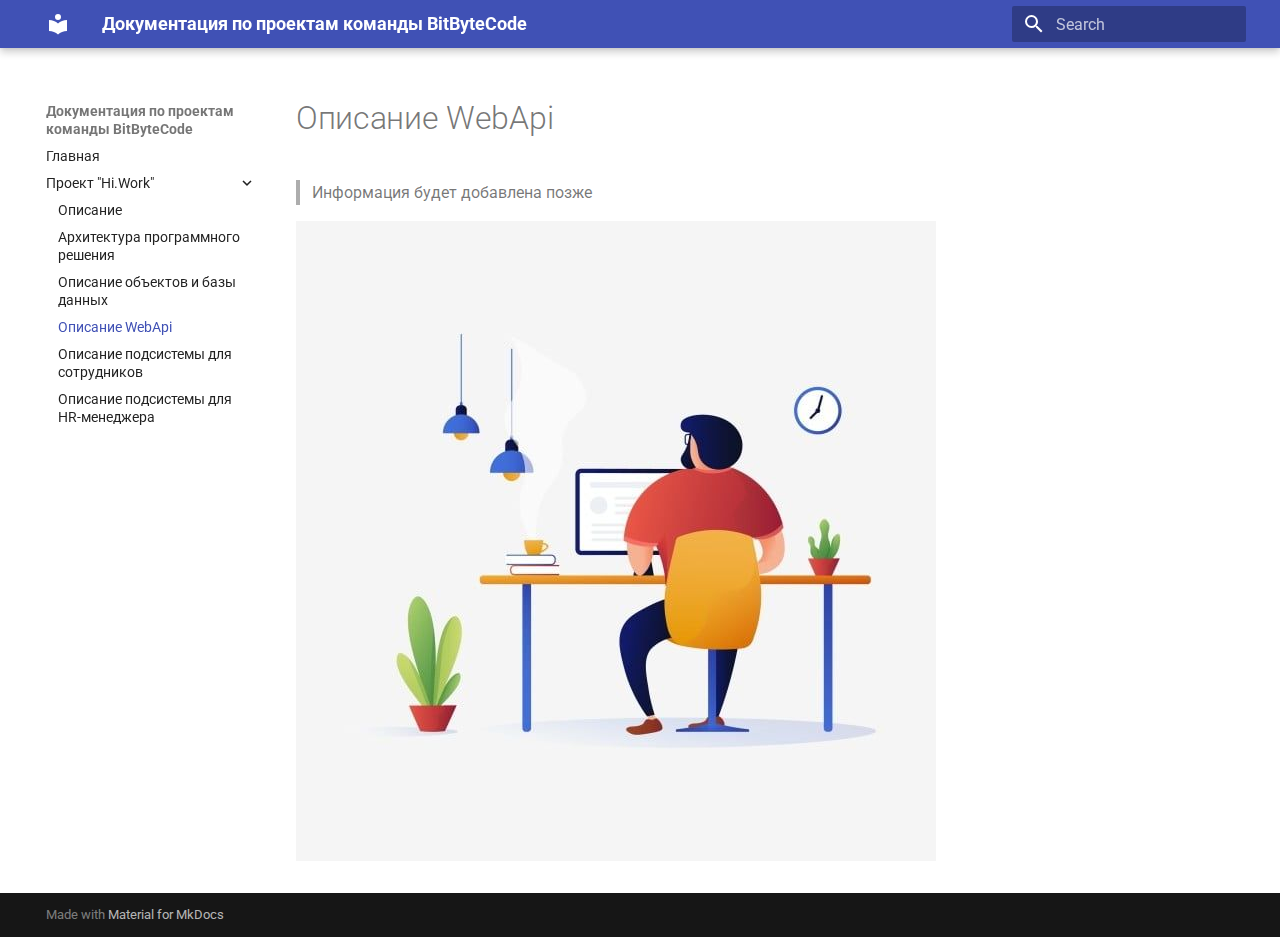
<file: docs/webapi_docs/index.html>
<!doctype html>
<html lang="en" class="no-js">
  <head>
    
      <meta charset="utf-8">
      <meta name="viewport" content="width=device-width,initial-scale=1">
      
      
      
      
        <link rel="prev" href="../database/">
      
      
        <link rel="next" href="../employee_subsystem/">
      
      
        
      
      
      <link rel="icon" href="../assets/images/favicon.png">
      <meta name="generator" content="mkdocs-1.6.1, mkdocs-material-9.7.2">
    
    
      
        <title>Описание WebApi - Документация по проектам команды BitByteCode</title>
      
    
    
      <link rel="stylesheet" href="../assets/stylesheets/main.484c7ddc.min.css">
      
      


    
    
      
    
    
      
        
        
        <link rel="preconnect" href="https://fonts.gstatic.com" crossorigin>
        <link rel="stylesheet" href="https://fonts.googleapis.com/css?family=Roboto:300,300i,400,400i,700,700i%7CRoboto+Mono:400,400i,700,700i&display=fallback">
        <style>:root{--md-text-font:"Roboto";--md-code-font:"Roboto Mono"}</style>
      
    
    
    <script>__md_scope=new URL("..",location),__md_hash=e=>[...e].reduce(((e,_)=>(e<<5)-e+_.charCodeAt(0)),0),__md_get=(e,_=localStorage,t=__md_scope)=>JSON.parse(_.getItem(t.pathname+"."+e)),__md_set=(e,_,t=localStorage,a=__md_scope)=>{try{t.setItem(a.pathname+"."+e,JSON.stringify(_))}catch(e){}}</script>
    
      

    
    
  </head>
  
  
    <body dir="ltr">
  
    
    <input class="md-toggle" data-md-toggle="drawer" type="checkbox" id="__drawer" autocomplete="off">
    <input class="md-toggle" data-md-toggle="search" type="checkbox" id="__search" autocomplete="off">
    <label class="md-overlay" for="__drawer"></label>
    <div data-md-component="skip">
      
    </div>
    <div data-md-component="announce">
      
    </div>
    
    
      

  

<header class="md-header md-header--shadow" data-md-component="header">
  <nav class="md-header__inner md-grid" aria-label="Header">
    <a href=".." title="Документация по проектам команды BitByteCode" class="md-header__button md-logo" aria-label="Документация по проектам команды BitByteCode" data-md-component="logo">
      
  
  <svg xmlns="http://www.w3.org/2000/svg" viewBox="0 0 24 24"><path d="M12 8a3 3 0 0 0 3-3 3 3 0 0 0-3-3 3 3 0 0 0-3 3 3 3 0 0 0 3 3m0 3.54C9.64 9.35 6.5 8 3 8v11c3.5 0 6.64 1.35 9 3.54 2.36-2.19 5.5-3.54 9-3.54V8c-3.5 0-6.64 1.35-9 3.54"/></svg>

    </a>
    <label class="md-header__button md-icon" for="__drawer">
      
      <svg xmlns="http://www.w3.org/2000/svg" viewBox="0 0 24 24"><path d="M3 6h18v2H3zm0 5h18v2H3zm0 5h18v2H3z"/></svg>
    </label>
    <div class="md-header__title" data-md-component="header-title">
      <div class="md-header__ellipsis">
        <div class="md-header__topic">
          <span class="md-ellipsis">
            Документация по проектам команды BitByteCode
          </span>
        </div>
        <div class="md-header__topic" data-md-component="header-topic">
          <span class="md-ellipsis">
            
              Описание WebApi
            
          </span>
        </div>
      </div>
    </div>
    
    
      <script>var palette=__md_get("__palette");if(palette&&palette.color){if("(prefers-color-scheme)"===palette.color.media){var media=matchMedia("(prefers-color-scheme: light)"),input=document.querySelector(media.matches?"[data-md-color-media='(prefers-color-scheme: light)']":"[data-md-color-media='(prefers-color-scheme: dark)']");palette.color.media=input.getAttribute("data-md-color-media"),palette.color.scheme=input.getAttribute("data-md-color-scheme"),palette.color.primary=input.getAttribute("data-md-color-primary"),palette.color.accent=input.getAttribute("data-md-color-accent")}for(var[key,value]of Object.entries(palette.color))document.body.setAttribute("data-md-color-"+key,value)}</script>
    
    
    
      
      
        <label class="md-header__button md-icon" for="__search">
          
          <svg xmlns="http://www.w3.org/2000/svg" viewBox="0 0 24 24"><path d="M9.5 3A6.5 6.5 0 0 1 16 9.5c0 1.61-.59 3.09-1.56 4.23l.27.27h.79l5 5-1.5 1.5-5-5v-.79l-.27-.27A6.52 6.52 0 0 1 9.5 16 6.5 6.5 0 0 1 3 9.5 6.5 6.5 0 0 1 9.5 3m0 2C7 5 5 7 5 9.5S7 14 9.5 14 14 12 14 9.5 12 5 9.5 5"/></svg>
        </label>
        <div class="md-search" data-md-component="search" role="dialog">
  <label class="md-search__overlay" for="__search"></label>
  <div class="md-search__inner" role="search">
    <form class="md-search__form" name="search">
      <input type="text" class="md-search__input" name="query" aria-label="Search" placeholder="Search" autocapitalize="off" autocorrect="off" autocomplete="off" spellcheck="false" data-md-component="search-query" required>
      <label class="md-search__icon md-icon" for="__search">
        
        <svg xmlns="http://www.w3.org/2000/svg" viewBox="0 0 24 24"><path d="M9.5 3A6.5 6.5 0 0 1 16 9.5c0 1.61-.59 3.09-1.56 4.23l.27.27h.79l5 5-1.5 1.5-5-5v-.79l-.27-.27A6.52 6.52 0 0 1 9.5 16 6.5 6.5 0 0 1 3 9.5 6.5 6.5 0 0 1 9.5 3m0 2C7 5 5 7 5 9.5S7 14 9.5 14 14 12 14 9.5 12 5 9.5 5"/></svg>
        
        <svg xmlns="http://www.w3.org/2000/svg" viewBox="0 0 24 24"><path d="M20 11v2H8l5.5 5.5-1.42 1.42L4.16 12l7.92-7.92L13.5 5.5 8 11z"/></svg>
      </label>
      <nav class="md-search__options" aria-label="Search">
        
        <button type="reset" class="md-search__icon md-icon" title="Clear" aria-label="Clear" tabindex="-1">
          
          <svg xmlns="http://www.w3.org/2000/svg" viewBox="0 0 24 24"><path d="M19 6.41 17.59 5 12 10.59 6.41 5 5 6.41 10.59 12 5 17.59 6.41 19 12 13.41 17.59 19 19 17.59 13.41 12z"/></svg>
        </button>
      </nav>
      
    </form>
    <div class="md-search__output">
      <div class="md-search__scrollwrap" tabindex="0" data-md-scrollfix>
        <div class="md-search-result" data-md-component="search-result">
          <div class="md-search-result__meta">
            Initializing search
          </div>
          <ol class="md-search-result__list" role="presentation"></ol>
        </div>
      </div>
    </div>
  </div>
</div>
      
    
    
  </nav>
  
</header>
    
    <div class="md-container" data-md-component="container">
      
      
        
          
        
      
      <main class="md-main" data-md-component="main">
        <div class="md-main__inner md-grid">
          
            
              
              <div class="md-sidebar md-sidebar--primary" data-md-component="sidebar" data-md-type="navigation" >
                <div class="md-sidebar__scrollwrap">
                  <div class="md-sidebar__inner">
                    



<nav class="md-nav md-nav--primary" aria-label="Navigation" data-md-level="0">
  <label class="md-nav__title" for="__drawer">
    <a href=".." title="Документация по проектам команды BitByteCode" class="md-nav__button md-logo" aria-label="Документация по проектам команды BitByteCode" data-md-component="logo">
      
  
  <svg xmlns="http://www.w3.org/2000/svg" viewBox="0 0 24 24"><path d="M12 8a3 3 0 0 0 3-3 3 3 0 0 0-3-3 3 3 0 0 0-3 3 3 3 0 0 0 3 3m0 3.54C9.64 9.35 6.5 8 3 8v11c3.5 0 6.64 1.35 9 3.54 2.36-2.19 5.5-3.54 9-3.54V8c-3.5 0-6.64 1.35-9 3.54"/></svg>

    </a>
    Документация по проектам команды BitByteCode
  </label>
  
  <ul class="md-nav__list" data-md-scrollfix>
    
      
      
  
  
  
  
    <li class="md-nav__item">
      <a href=".." class="md-nav__link">
        
  
  
  <span class="md-ellipsis">
    
  
    Главная
  

    
  </span>
  
  

      </a>
    </li>
  

    
      
      
  
  
    
  
  
  
    
    
    
    
    
    <li class="md-nav__item md-nav__item--active md-nav__item--nested">
      
        
        
        <input class="md-nav__toggle md-toggle " type="checkbox" id="__nav_2" checked>
        
          
          <label class="md-nav__link" for="__nav_2" id="__nav_2_label" tabindex="0">
            
  
  
  <span class="md-ellipsis">
    
  
    Проект "Hi.Work"
  

    
  </span>
  
  

            <span class="md-nav__icon md-icon"></span>
          </label>
        
        <nav class="md-nav" data-md-level="1" aria-labelledby="__nav_2_label" aria-expanded="true">
          <label class="md-nav__title" for="__nav_2">
            <span class="md-nav__icon md-icon"></span>
            
  
    Проект "Hi.Work"
  

          </label>
          <ul class="md-nav__list" data-md-scrollfix>
            
              
                
  
  
  
  
    <li class="md-nav__item">
      <a href="../common/" class="md-nav__link">
        
  
  
  <span class="md-ellipsis">
    
  
    Описание
  

    
  </span>
  
  

      </a>
    </li>
  

              
            
              
                
  
  
  
  
    <li class="md-nav__item">
      <a href="../architecture/" class="md-nav__link">
        
  
  
  <span class="md-ellipsis">
    
  
    Архитектура программного решения
  

    
  </span>
  
  

      </a>
    </li>
  

              
            
              
                
  
  
  
  
    <li class="md-nav__item">
      <a href="../database/" class="md-nav__link">
        
  
  
  <span class="md-ellipsis">
    
  
    Описание объектов и базы данных
  

    
  </span>
  
  

      </a>
    </li>
  

              
            
              
                
  
  
    
  
  
  
    <li class="md-nav__item md-nav__item--active">
      
      <input class="md-nav__toggle md-toggle" type="checkbox" id="__toc">
      
      
      
      <a href="./" class="md-nav__link md-nav__link--active">
        
  
  
  <span class="md-ellipsis">
    
  
    Описание WebApi
  

    
  </span>
  
  

      </a>
      
    </li>
  

              
            
              
                
  
  
  
  
    <li class="md-nav__item">
      <a href="../employee_subsystem/" class="md-nav__link">
        
  
  
  <span class="md-ellipsis">
    
  
    Описание подсистемы для сотрудников
  

    
  </span>
  
  

      </a>
    </li>
  

              
            
              
                
  
  
  
  
    <li class="md-nav__item">
      <a href="../hr_subsystem/" class="md-nav__link">
        
  
  
  <span class="md-ellipsis">
    
  
    Описание подсистемы для HR-менеджера
  

    
  </span>
  
  

      </a>
    </li>
  

              
            
          </ul>
        </nav>
      
    </li>
  

    
  </ul>
</nav>
                  </div>
                </div>
              </div>
            
            
              
              <div class="md-sidebar md-sidebar--secondary" data-md-component="sidebar" data-md-type="toc" >
                <div class="md-sidebar__scrollwrap">
                  <div class="md-sidebar__inner">
                    

<nav class="md-nav md-nav--secondary" aria-label="Table of contents">
  
  
  
  
</nav>
                  </div>
                </div>
              </div>
            
          
          
            <div class="md-content" data-md-component="content">
              
              <article class="md-content__inner md-typeset">
                
                  



  <h1>Описание WebApi</h1>

<blockquote>
<p>Информация будет добавлена позже</p>
</blockquote>
<p><img alt="job" src="../resources/job.jpg" /></p>












                
              </article>
            </div>
          
          
<script>var target=document.getElementById(location.hash.slice(1));target&&target.name&&(target.checked=target.name.startsWith("__tabbed_"))</script>
        </div>
        
      </main>
      
        <footer class="md-footer">
  
  <div class="md-footer-meta md-typeset">
    <div class="md-footer-meta__inner md-grid">
      <div class="md-copyright">
  
  
    Made with
    <a href="https://squidfunk.github.io/mkdocs-material/" target="_blank" rel="noopener">
      Material for MkDocs
    </a>
  
</div>
      
    </div>
  </div>
</footer>
      
    </div>
    <div class="md-dialog" data-md-component="dialog">
      <div class="md-dialog__inner md-typeset"></div>
    </div>
    
    
    
      
      
      <script id="__config" type="application/json">{"annotate": null, "base": "..", "features": [], "search": "../assets/javascripts/workers/search.2c215733.min.js", "tags": null, "translations": {"clipboard.copied": "Copied to clipboard", "clipboard.copy": "Copy to clipboard", "search.result.more.one": "1 more on this page", "search.result.more.other": "# more on this page", "search.result.none": "No matching documents", "search.result.one": "1 matching document", "search.result.other": "# matching documents", "search.result.placeholder": "Type to start searching", "search.result.term.missing": "Missing", "select.version": "Select version"}, "version": null}</script>
    
    
      <script src="../assets/javascripts/bundle.79ae519e.min.js"></script>
      
    
  </body>
</html>
</file>
<file: docs/assets/stylesheets/main.484c7ddc.min.css>
@charset "UTF-8";html{-webkit-text-size-adjust:none;-moz-text-size-adjust:none;text-size-adjust:none;box-sizing:border-box}*,:after,:before{box-sizing:inherit}@media (prefers-reduced-motion){*,:after,:before{transition:none!important}}body{margin:0}a,button,input,label{-webkit-tap-highlight-color:transparent}a{color:inherit;text-decoration:none}hr{border:0;box-sizing:initial;display:block;height:.05rem;overflow:visible;padding:0}small{font-size:80%}sub,sup{line-height:1em}img{border-style:none}table{border-collapse:initial;border-spacing:0}td,th{font-weight:400;vertical-align:top}button{background:#0000;border:0;font-family:inherit;font-size:inherit;margin:0;padding:0}input{border:0;outline:none}:root{--md-primary-fg-color:#4051b5;--md-primary-fg-color--light:#5d6cc0;--md-primary-fg-color--dark:#303fa1;--md-primary-bg-color:#fff;--md-primary-bg-color--light:#ffffffb3;--md-accent-fg-color:#526cfe;--md-accent-fg-color--transparent:#526cfe1a;--md-accent-bg-color:#fff;--md-accent-bg-color--light:#ffffffb3}[data-md-color-scheme=default]{color-scheme:light}[data-md-color-scheme=default] img[src$="#gh-dark-mode-only"],[data-md-color-scheme=default] img[src$="#only-dark"]{display:none}:root,[data-md-color-scheme=default]{--md-hue:225deg;--md-default-fg-color:#000000de;--md-default-fg-color--light:#0000008a;--md-default-fg-color--lighter:#00000052;--md-default-fg-color--lightest:#00000012;--md-default-bg-color:#fff;--md-default-bg-color--light:#ffffffb3;--md-default-bg-color--lighter:#ffffff4d;--md-default-bg-color--lightest:#ffffff1f;--md-code-fg-color:#36464e;--md-code-bg-color:#f5f5f5;--md-code-bg-color--light:#f5f5f5b3;--md-code-bg-color--lighter:#f5f5f54d;--md-code-hl-color:#4287ff;--md-code-hl-color--light:#4287ff1a;--md-code-hl-number-color:#d52a2a;--md-code-hl-special-color:#db1457;--md-code-hl-function-color:#a846b9;--md-code-hl-constant-color:#6e59d9;--md-code-hl-keyword-color:#3f6ec6;--md-code-hl-string-color:#1c7d4d;--md-code-hl-name-color:var(--md-code-fg-color);--md-code-hl-operator-color:var(--md-default-fg-color--light);--md-code-hl-punctuation-color:var(--md-default-fg-color--light);--md-code-hl-comment-color:var(--md-default-fg-color--light);--md-code-hl-generic-color:var(--md-default-fg-color--light);--md-code-hl-variable-color:var(--md-default-fg-color--light);--md-typeset-color:var(--md-default-fg-color);--md-typeset-a-color:var(--md-primary-fg-color);--md-typeset-del-color:#f5503d26;--md-typeset-ins-color:#0bd57026;--md-typeset-kbd-color:#fafafa;--md-typeset-kbd-accent-color:#fff;--md-typeset-kbd-border-color:#b8b8b8;--md-typeset-mark-color:#ffff0080;--md-typeset-table-color:#0000001f;--md-typeset-table-color--light:rgba(0,0,0,.035);--md-admonition-fg-color:var(--md-default-fg-color);--md-admonition-bg-color:var(--md-default-bg-color);--md-warning-fg-color:#000000de;--md-warning-bg-color:#ff9;--md-footer-fg-color:#fff;--md-footer-fg-color--light:#ffffffb3;--md-footer-fg-color--lighter:#ffffff73;--md-footer-bg-color:#000000de;--md-footer-bg-color--dark:#00000052;--md-shadow-z1:0 0.2rem 0.5rem #0000000d,0 0 0.05rem #0000001a;--md-shadow-z2:0 0.2rem 0.5rem #0000001a,0 0 0.05rem #00000040;--md-shadow-z3:0 0.2rem 0.5rem #0003,0 0 0.05rem #00000059}.md-icon svg{fill:currentcolor;display:block;height:1.2rem;width:1.2rem}body{-webkit-font-smoothing:antialiased;-moz-osx-font-smoothing:grayscale;--md-text-font-family:var(--md-text-font,_),-apple-system,BlinkMacSystemFont,Helvetica,Arial,sans-serif;--md-code-font-family:var(--md-code-font,_),SFMono-Regular,Consolas,Menlo,monospace}aside,body,input{font-feature-settings:"kern","liga";color:var(--md-typeset-color);font-family:var(--md-text-font-family)}code,kbd,pre{font-feature-settings:"kern";font-family:var(--md-code-font-family)}:root{--md-typeset-table-sort-icon:url('data:image/svg+xml;charset=utf-8,<svg xmlns="http://www.w3.org/2000/svg" viewBox="0 0 24 24"><path d="m18 21-4-4h3V7h-3l4-4 4 4h-3v10h3M2 19v-2h10v2M2 13v-2h7v2M2 7V5h4v2z"/></svg>');--md-typeset-table-sort-icon--asc:url('data:image/svg+xml;charset=utf-8,<svg xmlns="http://www.w3.org/2000/svg" viewBox="0 0 24 24"><path d="M19 17h3l-4 4-4-4h3V3h2M2 17h10v2H2M6 5v2H2V5m0 6h7v2H2z"/></svg>');--md-typeset-table-sort-icon--desc:url('data:image/svg+xml;charset=utf-8,<svg xmlns="http://www.w3.org/2000/svg" viewBox="0 0 24 24"><path d="M19 7h3l-4-4-4 4h3v14h2M2 17h10v2H2M6 5v2H2V5m0 6h7v2H2z"/></svg>')}.md-typeset{-webkit-print-color-adjust:exact;color-adjust:exact;font-size:.8rem;line-height:1.6;overflow-wrap:break-word}@media print{.md-typeset{font-size:.68rem}}.md-typeset blockquote,.md-typeset dl,.md-typeset figure,.md-typeset ol,.md-typeset pre,.md-typeset ul{margin-bottom:1em;margin-top:1em}.md-typeset h1{color:var(--md-default-fg-color--light);font-size:2em;line-height:1.3;margin:0 0 1.25em}.md-typeset h1,.md-typeset h2{font-weight:300;letter-spacing:-.01em}.md-typeset h2{font-size:1.5625em;line-height:1.4;margin:1.6em 0 .64em}.md-typeset h3{font-size:1.25em;font-weight:400;letter-spacing:-.01em;line-height:1.5;margin:1.6em 0 .8em}.md-typeset h2+h3{margin-top:.8em}.md-typeset h4{font-weight:700;letter-spacing:-.01em;margin:1em 0}.md-typeset h5,.md-typeset h6{color:var(--md-default-fg-color--light);font-size:.8em;font-weight:700;letter-spacing:-.01em;margin:1.25em 0}.md-typeset h5{text-transform:uppercase}.md-typeset h5 code{text-transform:none}.md-typeset hr{border-bottom:.05rem solid var(--md-default-fg-color--lightest);display:flow-root;margin:1.5em 0}.md-typeset a{color:var(--md-typeset-a-color);word-break:break-word}.md-typeset a,.md-typeset a:before{transition:color 125ms}.md-typeset a:focus,.md-typeset a:hover{color:var(--md-accent-fg-color)}.md-typeset a:focus code,.md-typeset a:hover code{background-color:var(--md-accent-fg-color--transparent);color:var(--md-accent-fg-color)}.md-typeset a code{color:var(--md-typeset-a-color)}.md-typeset a.focus-visible{outline-color:var(--md-accent-fg-color);outline-offset:.2rem}.md-typeset code,.md-typeset kbd,.md-typeset pre{color:var(--md-code-fg-color);direction:ltr;font-variant-ligatures:none;transition:background-color 125ms}@media print{.md-typeset code,.md-typeset kbd,.md-typeset pre{white-space:pre-wrap}}.md-typeset code{background-color:var(--md-code-bg-color);border-radius:.1rem;-webkit-box-decoration-break:clone;box-decoration-break:clone;font-size:.85em;padding:0 .2941176471em;transition:color 125ms,background-color 125ms;word-break:break-word}.md-typeset code:not(.focus-visible){-webkit-tap-highlight-color:transparent;outline:none}.md-typeset pre{display:flow-root;line-height:1.4;position:relative}.md-typeset pre>code{-webkit-box-decoration-break:slice;box-decoration-break:slice;box-shadow:none;display:block;margin:0;outline-color:var(--md-accent-fg-color);overflow:auto;padding:.7720588235em 1.1764705882em;scrollbar-color:var(--md-default-fg-color--lighter) #0000;scrollbar-width:thin;touch-action:auto;word-break:normal}.md-typeset pre>code:hover{scrollbar-color:var(--md-accent-fg-color) #0000}.md-typeset pre>code::-webkit-scrollbar{height:.2rem;width:.2rem}.md-typeset pre>code::-webkit-scrollbar-thumb{background-color:var(--md-default-fg-color--lighter)}.md-typeset pre>code::-webkit-scrollbar-thumb:hover{background-color:var(--md-accent-fg-color)}.md-typeset kbd{background-color:var(--md-typeset-kbd-color);border-radius:.1rem;box-shadow:0 .1rem 0 .05rem var(--md-typeset-kbd-border-color),0 .1rem 0 var(--md-typeset-kbd-border-color),0 -.1rem .2rem var(--md-typeset-kbd-accent-color) inset;color:var(--md-default-fg-color);display:inline-block;font-size:.75em;padding:0 .6666666667em;vertical-align:text-top;word-break:break-word}.md-typeset mark{background-color:var(--md-typeset-mark-color);-webkit-box-decoration-break:clone;box-decoration-break:clone;color:inherit;word-break:break-word}.md-typeset abbr{cursor:help;text-decoration:none}.md-typeset [data-preview],.md-typeset abbr{border-bottom:.05rem dotted var(--md-default-fg-color--light)}.md-typeset small{opacity:.75}[dir=ltr] .md-typeset sub,[dir=ltr] .md-typeset sup{margin-left:.078125em}[dir=rtl] .md-typeset sub,[dir=rtl] .md-typeset sup{margin-right:.078125em}[dir=ltr] .md-typeset blockquote{padding-left:.6rem}[dir=rtl] .md-typeset blockquote{padding-right:.6rem}[dir=ltr] .md-typeset blockquote{border-left:.2rem solid var(--md-default-fg-color--lighter)}[dir=rtl] .md-typeset blockquote{border-right:.2rem solid var(--md-default-fg-color--lighter)}.md-typeset blockquote{color:var(--md-default-fg-color--light);margin-left:0;margin-right:0}.md-typeset ul{list-style-type:disc}.md-typeset ul[type]{list-style-type:revert-layer}[dir=ltr] .md-typeset ol,[dir=ltr] .md-typeset ul{margin-left:.625em}[dir=rtl] .md-typeset ol,[dir=rtl] .md-typeset ul{margin-right:.625em}.md-typeset ol,.md-typeset ul{padding:0}.md-typeset ol:not([hidden]),.md-typeset ul:not([hidden]){display:flow-root}.md-typeset ol ol,.md-typeset ul ol{list-style-type:lower-alpha}.md-typeset ol ol ol,.md-typeset ul ol ol{list-style-type:lower-roman}.md-typeset ol ol ol ol,.md-typeset ul ol ol ol{list-style-type:upper-alpha}.md-typeset ol ol ol ol ol,.md-typeset ul ol ol ol ol{list-style-type:upper-roman}.md-typeset ol[type],.md-typeset ul[type]{list-style-type:revert-layer}[dir=ltr] .md-typeset ol li,[dir=ltr] .md-typeset ul li{margin-left:1.25em}[dir=rtl] .md-typeset ol li,[dir=rtl] .md-typeset ul li{margin-right:1.25em}.md-typeset ol li,.md-typeset ul li{margin-bottom:.5em}.md-typeset ol li blockquote,.md-typeset ol li p,.md-typeset ul li blockquote,.md-typeset ul li p{margin:.5em 0}.md-typeset ol li:last-child,.md-typeset ul li:last-child{margin-bottom:0}[dir=ltr] .md-typeset ol li ol,[dir=ltr] .md-typeset ol li ul,[dir=ltr] .md-typeset ul li ol,[dir=ltr] .md-typeset ul li ul{margin-left:.625em}[dir=rtl] .md-typeset ol li ol,[dir=rtl] .md-typeset ol li ul,[dir=rtl] .md-typeset ul li ol,[dir=rtl] .md-typeset ul li ul{margin-right:.625em}.md-typeset ol li ol,.md-typeset ol li ul,.md-typeset ul li ol,.md-typeset ul li ul{margin-bottom:.5em;margin-top:.5em}[dir=ltr] .md-typeset dd{margin-left:1.875em}[dir=rtl] .md-typeset dd{margin-right:1.875em}.md-typeset dd{margin-bottom:1.5em;margin-top:1em}.md-typeset img,.md-typeset svg,.md-typeset video{height:auto;max-width:100%}.md-typeset img[align=left]{margin:1em 1em 1em 0}.md-typeset img[align=right]{margin:1em 0 1em 1em}.md-typeset img[align]:only-child{margin-top:0}.md-typeset figure{display:flow-root;margin:1em auto;max-width:100%;text-align:center;width:fit-content}.md-typeset figure img{display:block;margin:0 auto}.md-typeset figcaption{font-style:italic;margin:1em auto;max-width:24rem}.md-typeset iframe{max-width:100%}.md-typeset table:not([class]){background-color:var(--md-default-bg-color);border:.05rem solid var(--md-typeset-table-color);border-radius:.1rem;display:inline-block;font-size:.64rem;max-width:100%;overflow:auto;touch-action:auto}@media print{.md-typeset table:not([class]){display:table}}.md-typeset table:not([class])+*{margin-top:1.5em}.md-typeset table:not([class]) td>:first-child,.md-typeset table:not([class]) th>:first-child{margin-top:0}.md-typeset table:not([class]) td>:last-child,.md-typeset table:not([class]) th>:last-child{margin-bottom:0}.md-typeset table:not([class]) td:not([align]),.md-typeset table:not([class]) th:not([align]){text-align:left}[dir=rtl] .md-typeset table:not([class]) td:not([align]),[dir=rtl] .md-typeset table:not([class]) th:not([align]){text-align:right}.md-typeset table:not([class]) th{font-weight:700;min-width:5rem;padding:.9375em 1.25em;vertical-align:top}.md-typeset table:not([class]) td{border-top:.05rem solid var(--md-typeset-table-color);padding:.9375em 1.25em;vertical-align:top}.md-typeset table:not([class]) tbody tr{transition:background-color 125ms}.md-typeset table:not([class]) tbody tr:hover{background-color:var(--md-typeset-table-color--light);box-shadow:0 .05rem 0 var(--md-default-bg-color) inset}.md-typeset table:not([class]) a{word-break:normal}.md-typeset table th[role=columnheader]{cursor:pointer}[dir=ltr] .md-typeset table th[role=columnheader]:after{margin-left:.5em}[dir=rtl] .md-typeset table th[role=columnheader]:after{margin-right:.5em}.md-typeset table th[role=columnheader]:after{content:"";display:inline-block;height:1.2em;-webkit-mask-image:var(--md-typeset-table-sort-icon);mask-image:var(--md-typeset-table-sort-icon);-webkit-mask-repeat:no-repeat;mask-repeat:no-repeat;-webkit-mask-size:contain;mask-size:contain;transition:background-color 125ms;vertical-align:text-bottom;width:1.2em}.md-typeset table th[role=columnheader]:hover:after{background-color:var(--md-default-fg-color--lighter)}.md-typeset table th[role=columnheader][aria-sort=ascending]:after{background-color:var(--md-default-fg-color--light);-webkit-mask-image:var(--md-typeset-table-sort-icon--asc);mask-image:var(--md-typeset-table-sort-icon--asc)}.md-typeset table th[role=columnheader][aria-sort=descending]:after{background-color:var(--md-default-fg-color--light);-webkit-mask-image:var(--md-typeset-table-sort-icon--desc);mask-image:var(--md-typeset-table-sort-icon--desc)}.md-typeset__scrollwrap{margin:1em -.8rem;overflow-x:auto;touch-action:auto}.md-typeset__table{display:inline-block;margin-bottom:.5em;padding:0 .8rem}@media print{.md-typeset__table{display:block}}html .md-typeset__table table{display:table;margin:0;overflow:hidden;width:100%}@media screen and (max-width:44.984375em){.md-content__inner>pre{margin:1em -.8rem}.md-content__inner>pre code{border-radius:0}}.md-typeset .md-author{border-radius:100%;display:block;flex-shrink:0;height:1.6rem;overflow:hidden;position:relative;transition:color 125ms,transform 125ms;width:1.6rem}.md-typeset .md-author img{display:block}.md-typeset .md-author--more{background:var(--md-default-fg-color--lightest);color:var(--md-default-fg-color--lighter);font-size:.6rem;font-weight:700;line-height:1.6rem;text-align:center}.md-typeset .md-author--long{height:2.4rem;width:2.4rem}.md-typeset a.md-author{transform:scale(1)}.md-typeset a.md-author img{border-radius:100%;filter:grayscale(100%) opacity(75%);transition:filter 125ms}.md-typeset a.md-author:focus,.md-typeset a.md-author:hover{transform:scale(1.1);z-index:1}.md-typeset a.md-author:focus img,.md-typeset a.md-author:hover img{filter:grayscale(0)}.md-banner{background-color:var(--md-footer-bg-color);color:var(--md-footer-fg-color);overflow:auto}@media print{.md-banner{display:none}}.md-banner--warning{background-color:var(--md-warning-bg-color);color:var(--md-warning-fg-color)}.md-banner__inner{font-size:.7rem;margin:.6rem auto;padding:0 .8rem}[dir=ltr] .md-banner__button{float:right}[dir=rtl] .md-banner__button{float:left}.md-banner__button{color:inherit;cursor:pointer;transition:opacity .25s}.no-js .md-banner__button{display:none}.md-banner__button:hover{opacity:.7}html{font-size:125%;height:100%;overflow-x:hidden}@media screen and (min-width:100em){html{font-size:137.5%}}@media screen and (min-width:125em){html{font-size:150%}}body{background-color:var(--md-default-bg-color);display:flex;flex-direction:column;font-size:.5rem;min-height:100%;position:relative;width:100%}@media print{body{display:block}}@media screen and (max-width:59.984375em){body[data-md-scrolllock]{position:fixed}}.md-grid{margin-left:auto;margin-right:auto;max-width:61rem}.md-container{display:flex;flex-direction:column;flex-grow:1}@media print{.md-container{display:block}}.md-main{flex-grow:1}.md-main__inner{display:flex;height:100%;margin-top:1.5rem}.md-ellipsis{overflow:hidden;text-overflow:ellipsis}.md-toggle{display:none}.md-option{height:0;opacity:0;position:absolute;width:0}.md-option:checked+label:not([hidden]){display:block}.md-option.focus-visible+label{outline-color:var(--md-accent-fg-color);outline-style:auto}.md-skip{background-color:var(--md-default-fg-color);border-radius:.1rem;color:var(--md-default-bg-color);font-size:.64rem;margin:.5rem;opacity:0;outline-color:var(--md-accent-fg-color);padding:.3rem .5rem;position:fixed;transform:translateY(.4rem);z-index:-1}.md-skip:focus{opacity:1;transform:translateY(0);transition:transform .25s cubic-bezier(.4,0,.2,1),opacity 175ms 75ms;z-index:10}@page{margin:25mm}:root{--md-clipboard-icon:url('data:image/svg+xml;charset=utf-8,<svg xmlns="http://www.w3.org/2000/svg" viewBox="0 0 24 24"><path d="M19 21H8V7h11m0-2H8a2 2 0 0 0-2 2v14a2 2 0 0 0 2 2h11a2 2 0 0 0 2-2V7a2 2 0 0 0-2-2m-3-4H4a2 2 0 0 0-2 2v14h2V3h12z"/></svg>')}.md-clipboard{border-radius:.1rem;color:var(--md-default-fg-color--lightest);cursor:pointer;height:1.5em;outline-color:var(--md-accent-fg-color);outline-offset:.1rem;transition:color .25s;width:1.5em;z-index:1}@media print{.md-clipboard{display:none}}.md-clipboard:not(.focus-visible){-webkit-tap-highlight-color:transparent;outline:none}:hover>.md-clipboard{color:var(--md-default-fg-color--light)}.md-clipboard:focus,.md-clipboard:hover{color:var(--md-accent-fg-color)}.md-clipboard:after{background-color:currentcolor;content:"";display:block;height:1.125em;margin:0 auto;-webkit-mask-image:var(--md-clipboard-icon);mask-image:var(--md-clipboard-icon);-webkit-mask-position:center;mask-position:center;-webkit-mask-repeat:no-repeat;mask-repeat:no-repeat;-webkit-mask-size:contain;mask-size:contain;width:1.125em}.md-clipboard--inline{cursor:pointer}.md-clipboard--inline code{transition:color .25s,background-color .25s}.md-clipboard--inline:focus code,.md-clipboard--inline:hover code{background-color:var(--md-accent-fg-color--transparent);color:var(--md-accent-fg-color)}:root{--md-code-select-icon:url('data:image/svg+xml;charset=utf-8,<svg xmlns="http://www.w3.org/2000/svg" viewBox="0 0 24 24"><path d="M19 19h-4v2h4c1.1 0 2-.9 2-2v-4h-2m0-12h-4v2h4v4h2V5c0-1.1-.9-2-2-2M5 5h4V3H5c-1.1 0-2 .9-2 2v4h2m0 6H3v4c0 1.1.9 2 2 2h4v-2H5zm2-4h2v2H7zm4 0h2v2h-2zm4 0h2v2h-2zM7 7h2v2H7zm4 0h2v2h-2zm4 0h2v2h-2zm-8 8h2v2H7zm4 0h2v2h-2zm4 0h2v2h-2z"/></svg>');--md-code-copy-icon:url('data:image/svg+xml;charset=utf-8,<svg xmlns="http://www.w3.org/2000/svg" viewBox="0 0 24 24"><path d="M19 21H8V7h11m0-2H8a2 2 0 0 0-2 2v14a2 2 0 0 0 2 2h11a2 2 0 0 0 2-2V7a2 2 0 0 0-2-2m-3-4H4a2 2 0 0 0-2 2v14h2V3h12z"/></svg>')}.md-typeset .md-code__content{display:grid}.md-code__nav{background-color:var(--md-code-bg-color--lighter);border-radius:.1rem;display:flex;gap:.2rem;padding:.2rem;position:absolute;right:.25em;top:.25em;transition:background-color .25s;z-index:1}:hover>.md-code__nav{background-color:var(--md-code-bg-color--light)}.md-code__button{color:var(--md-default-fg-color--lightest);cursor:pointer;display:block;height:1.5em;outline-color:var(--md-accent-fg-color);outline-offset:.1rem;transition:color .25s;width:1.5em}:hover>*>.md-code__button{color:var(--md-default-fg-color--light)}.md-code__button.focus-visible,.md-code__button:hover{color:var(--md-accent-fg-color)}.md-code__button--active{color:var(--md-default-fg-color)!important}.md-code__button:after{background-color:currentcolor;content:"";display:block;height:1.125em;margin:0 auto;-webkit-mask-position:center;mask-position:center;-webkit-mask-repeat:no-repeat;mask-repeat:no-repeat;-webkit-mask-size:contain;mask-size:contain;width:1.125em}.md-code__button[data-md-type=select]:after{-webkit-mask-image:var(--md-code-select-icon);mask-image:var(--md-code-select-icon)}.md-code__button[data-md-type=copy]:after{-webkit-mask-image:var(--md-code-copy-icon);mask-image:var(--md-code-copy-icon)}@keyframes consent{0%{opacity:0;transform:translateY(100%)}to{opacity:1;transform:translateY(0)}}@keyframes overlay{0%{opacity:0}to{opacity:1}}.md-consent__overlay{animation:overlay .25s both;-webkit-backdrop-filter:blur(.1rem);backdrop-filter:blur(.1rem);background-color:#0000008a;height:100%;opacity:1;position:fixed;top:0;width:100%;z-index:5}.md-consent__inner{animation:consent .5s cubic-bezier(.1,.7,.1,1) both;background-color:var(--md-default-bg-color);border:0;border-radius:.1rem;bottom:0;box-shadow:0 0 .2rem #0000001a,0 .2rem .4rem #0003;max-height:100%;overflow:auto;padding:0;position:fixed;width:100%;z-index:5}.md-consent__form{padding:.8rem}.md-consent__settings{display:none;margin:1em 0}input:checked+.md-consent__settings{display:block}.md-consent__controls{margin-bottom:.8rem}.md-typeset .md-consent__controls .md-button{display:inline}@media screen and (max-width:44.984375em){.md-typeset .md-consent__controls .md-button{display:block;margin-top:.4rem;text-align:center;width:100%}}.md-consent label{cursor:pointer}.md-content{flex-grow:1;min-width:0}.md-content__inner{margin:0 .8rem 1.2rem;padding-top:.6rem}@media screen and (min-width:76.25em){[dir=ltr] .md-sidebar--primary:not([hidden])~.md-content>.md-content__inner{margin-left:1.2rem}[dir=ltr] .md-sidebar--secondary:not([hidden])~.md-content>.md-content__inner,[dir=rtl] .md-sidebar--primary:not([hidden])~.md-content>.md-content__inner{margin-right:1.2rem}[dir=rtl] .md-sidebar--secondary:not([hidden])~.md-content>.md-content__inner{margin-left:1.2rem}}.md-content__inner:before{content:"";display:block;height:.4rem}.md-content__inner>:last-child{margin-bottom:0}[dir=ltr] .md-content__button{float:right}[dir=rtl] .md-content__button{float:left}[dir=ltr] .md-content__button{margin-left:.4rem}[dir=rtl] .md-content__button{margin-right:.4rem}.md-content__button{margin:.4rem 0;padding:0}@media print{.md-content__button{display:none}}.md-typeset .md-content__button{color:var(--md-default-fg-color--lighter)}.md-content__button svg{display:inline;vertical-align:top}[dir=rtl] .md-content__button svg{transform:scaleX(-1)}[dir=ltr] .md-dialog{right:.8rem}[dir=rtl] .md-dialog{left:.8rem}.md-dialog{background-color:var(--md-default-fg-color);border-radius:.1rem;bottom:.8rem;box-shadow:var(--md-shadow-z3);min-width:11.1rem;opacity:0;padding:.4rem .6rem;pointer-events:none;position:fixed;transform:translateY(100%);transition:transform 0ms .4s,opacity .4s;z-index:4}@media print{.md-dialog{display:none}}.md-dialog--active{opacity:1;pointer-events:auto;transform:translateY(0);transition:transform .4s cubic-bezier(.075,.85,.175,1),opacity .4s}.md-dialog__inner{color:var(--md-default-bg-color);font-size:.7rem}.md-feedback{margin:2em 0 1em;text-align:center}.md-feedback fieldset{border:none;margin:0;padding:0}.md-feedback__title{font-weight:700;margin:1em auto}.md-feedback__inner{position:relative}.md-feedback__list{display:flex;flex-wrap:wrap;place-content:baseline center;position:relative}.md-feedback__list:hover .md-icon:not(:disabled){color:var(--md-default-fg-color--lighter)}:disabled .md-feedback__list{min-height:1.8rem}.md-feedback__icon{color:var(--md-default-fg-color--light);cursor:pointer;flex-shrink:0;margin:0 .1rem;transition:color 125ms}.md-feedback__icon:not(:disabled).md-icon:hover{color:var(--md-accent-fg-color)}.md-feedback__icon:disabled{color:var(--md-default-fg-color--lightest);pointer-events:none}.md-feedback__note{opacity:0;position:relative;transform:translateY(.4rem);transition:transform .4s cubic-bezier(.1,.7,.1,1),opacity .15s}.md-feedback__note>*{margin:0 auto;max-width:16rem}:disabled .md-feedback__note{opacity:1;transform:translateY(0)}@media print{.md-feedback{display:none}}.md-footer{background-color:var(--md-footer-bg-color);color:var(--md-footer-fg-color)}@media print{.md-footer{display:none}}.md-footer__inner{justify-content:space-between;overflow:auto;padding:.2rem}.md-footer__inner:not([hidden]){display:flex}.md-footer__link{align-items:end;display:flex;flex-grow:0.01;margin-bottom:.4rem;margin-top:1rem;max-width:100%;outline-color:var(--md-accent-fg-color);overflow:hidden;transition:opacity .25s}.md-footer__link:focus,.md-footer__link:hover{opacity:.7}[dir=rtl] .md-footer__link svg{transform:scaleX(-1)}@media screen and (max-width:44.984375em){.md-footer__link--prev{flex-shrink:0}.md-footer__link--prev .md-footer__title{display:none}}[dir=ltr] .md-footer__link--next{margin-left:auto}[dir=rtl] .md-footer__link--next{margin-right:auto}.md-footer__link--next{text-align:right}[dir=rtl] .md-footer__link--next{text-align:left}.md-footer__title{flex-grow:1;font-size:.9rem;margin-bottom:.7rem;max-width:calc(100% - 2.4rem);padding:0 1rem;white-space:nowrap}.md-footer__button{margin:.2rem;padding:.4rem}.md-footer__direction{font-size:.64rem;opacity:.7}.md-footer-meta{background-color:var(--md-footer-bg-color--dark)}.md-footer-meta__inner{display:flex;flex-wrap:wrap;justify-content:space-between;padding:.2rem}html .md-footer-meta.md-typeset a{color:var(--md-footer-fg-color--light)}html .md-footer-meta.md-typeset a:focus,html .md-footer-meta.md-typeset a:hover{color:var(--md-footer-fg-color)}.md-copyright{color:var(--md-footer-fg-color--lighter);font-size:.64rem;margin:auto .6rem;padding:.4rem 0;width:100%}@media screen and (min-width:45em){.md-copyright{width:auto}}.md-copyright__highlight{color:var(--md-footer-fg-color--light)}.md-social{display:inline-flex;gap:.2rem;margin:0 .4rem;padding:.2rem 0 .6rem}@media screen and (min-width:45em){.md-social{padding:.6rem 0}}.md-social__link{display:inline-block;height:1.6rem;text-align:center;width:1.6rem}.md-social__link:before{line-height:1.9}.md-social__link svg{fill:currentcolor;max-height:.8rem;vertical-align:-25%}.md-typeset .md-button{border:.1rem solid;border-radius:.1rem;color:var(--md-primary-fg-color);cursor:pointer;display:inline-block;font-weight:700;padding:.625em 2em;transition:color 125ms,background-color 125ms,border-color 125ms}.md-typeset .md-button--primary{background-color:var(--md-primary-fg-color);border-color:var(--md-primary-fg-color);color:var(--md-primary-bg-color)}.md-typeset .md-button:focus,.md-typeset .md-button:hover{background-color:var(--md-accent-fg-color);border-color:var(--md-accent-fg-color);color:var(--md-accent-bg-color)}[dir=ltr] .md-typeset .md-input{border-top-left-radius:.1rem}[dir=ltr] .md-typeset .md-input,[dir=rtl] .md-typeset .md-input{border-top-right-radius:.1rem}[dir=rtl] .md-typeset .md-input{border-top-left-radius:.1rem}.md-typeset .md-input{border-bottom:.1rem solid var(--md-default-fg-color--lighter);box-shadow:var(--md-shadow-z1);font-size:.8rem;height:1.8rem;padding:0 .6rem;transition:border .25s,box-shadow .25s}.md-typeset .md-input:focus,.md-typeset .md-input:hover{border-bottom-color:var(--md-accent-fg-color);box-shadow:var(--md-shadow-z2)}.md-typeset .md-input--stretch{width:100%}.md-header{background-color:var(--md-primary-fg-color);box-shadow:0 0 .2rem #0000,0 .2rem .4rem #0000;color:var(--md-primary-bg-color);display:block;left:0;position:sticky;right:0;top:0;z-index:4}@media print{.md-header{display:none}}.md-header[hidden]{transform:translateY(-100%);transition:transform .25s cubic-bezier(.8,0,.6,1),box-shadow .25s}.md-header--shadow{box-shadow:0 0 .2rem #0000001a,0 .2rem .4rem #0003;transition:transform .25s cubic-bezier(.1,.7,.1,1),box-shadow .25s}.md-header__inner{align-items:center;display:flex;padding:0 .2rem}.md-header__button{color:currentcolor;cursor:pointer;margin:.2rem;outline-color:var(--md-accent-fg-color);padding:.4rem;position:relative;transition:opacity .25s;vertical-align:middle;z-index:1}.md-header__button:hover{opacity:.7}.md-header__button:not([hidden]){display:inline-block}.md-header__button:not(.focus-visible){-webkit-tap-highlight-color:transparent;outline:none}.md-header__button.md-logo{margin:.2rem;padding:.4rem}@media screen and (max-width:76.234375em){.md-header__button.md-logo{display:none}}.md-header__button.md-logo img,.md-header__button.md-logo svg{fill:currentcolor;display:block;height:1.2rem;width:auto}@media screen and (min-width:60em){.md-header__button[for=__search]{display:none}}.no-js .md-header__button[for=__search]{display:none}[dir=rtl] .md-header__button[for=__search] svg{transform:scaleX(-1)}@media screen and (min-width:76.25em){.md-header__button[for=__drawer]{display:none}}.md-header__topic{display:flex;max-width:100%;position:absolute;transition:transform .4s cubic-bezier(.1,.7,.1,1),opacity .15s;white-space:nowrap}.md-header__topic+.md-header__topic{opacity:0;pointer-events:none;transform:translateX(1.25rem);transition:transform .4s cubic-bezier(1,.7,.1,.1),opacity .15s;z-index:-1}[dir=rtl] .md-header__topic+.md-header__topic{transform:translateX(-1.25rem)}.md-header__topic:first-child{font-weight:700}[dir=ltr] .md-header__title{margin-left:1rem;margin-right:.4rem}[dir=rtl] .md-header__title{margin-left:.4rem;margin-right:1rem}.md-header__title{flex-grow:1;font-size:.9rem;height:2.4rem;line-height:2.4rem}.md-header__title--active .md-header__topic{opacity:0;pointer-events:none;transform:translateX(-1.25rem);transition:transform .4s cubic-bezier(1,.7,.1,.1),opacity .15s;z-index:-1}[dir=rtl] .md-header__title--active .md-header__topic{transform:translateX(1.25rem)}.md-header__title--active .md-header__topic+.md-header__topic{opacity:1;pointer-events:auto;transform:translateX(0);transition:transform .4s cubic-bezier(.1,.7,.1,1),opacity .15s;z-index:0}.md-header__title>.md-header__ellipsis{height:100%;position:relative;width:100%}.md-header__option{display:flex;flex-shrink:0;max-width:100%;transition:max-width 0ms .25s,opacity .25s .25s;white-space:nowrap}[data-md-toggle=search]:checked~.md-header .md-header__option{max-width:0;opacity:0;transition:max-width 0ms,opacity 0ms}.md-header__option>input{bottom:0}.md-header__source{display:none}@media screen and (min-width:60em){[dir=ltr] .md-header__source{margin-left:1rem}[dir=rtl] .md-header__source{margin-right:1rem}.md-header__source{display:block;max-width:11.7rem;width:11.7rem}}@media screen and (min-width:76.25em){[dir=ltr] .md-header__source{margin-left:1.4rem}[dir=rtl] .md-header__source{margin-right:1.4rem}}.md-meta{color:var(--md-default-fg-color--light);font-size:.7rem;line-height:1.3}.md-meta__list{display:inline-flex;flex-wrap:wrap;list-style:none;margin:0;padding:0}.md-meta__item:not(:last-child):after{content:"·";margin-left:.2rem;margin-right:.2rem}.md-meta__link{color:var(--md-typeset-a-color)}.md-meta__link:focus,.md-meta__link:hover{color:var(--md-accent-fg-color)}.md-draft{background-color:#ff1744;border-radius:.125em;color:#fff;display:inline-block;font-weight:700;padding-left:.5714285714em;padding-right:.5714285714em}:root{--md-nav-icon--prev:url('data:image/svg+xml;charset=utf-8,<svg xmlns="http://www.w3.org/2000/svg" viewBox="0 0 24 24"><path d="M20 11v2H8l5.5 5.5-1.42 1.42L4.16 12l7.92-7.92L13.5 5.5 8 11z"/></svg>');--md-nav-icon--next:url('data:image/svg+xml;charset=utf-8,<svg xmlns="http://www.w3.org/2000/svg" viewBox="0 0 24 24"><path d="M8.59 16.58 13.17 12 8.59 7.41 10 6l6 6-6 6z"/></svg>');--md-toc-icon:url('data:image/svg+xml;charset=utf-8,<svg xmlns="http://www.w3.org/2000/svg" viewBox="0 0 24 24"><path d="M3 9h14V7H3zm0 4h14v-2H3zm0 4h14v-2H3zm16 0h2v-2h-2zm0-10v2h2V7zm0 6h2v-2h-2z"/></svg>')}.md-nav{font-size:.7rem;line-height:1.3}.md-nav__title{color:var(--md-default-fg-color--light);display:block;font-weight:700;overflow:hidden;padding:0 .6rem;text-overflow:ellipsis}.md-nav__title .md-nav__button{display:none}.md-nav__title .md-nav__button img{height:100%;width:auto}.md-nav__title .md-nav__button.md-logo img,.md-nav__title .md-nav__button.md-logo svg{fill:currentcolor;display:block;height:2.4rem;max-width:100%;object-fit:contain;width:auto}.md-nav__list{list-style:none;margin:0;padding:0}.md-nav__link{align-items:flex-start;display:flex;gap:.4rem;margin-top:.625em;scroll-snap-align:start;transition:color 125ms}.md-nav__link--passed,.md-nav__link--passed code{color:var(--md-default-fg-color--light)}.md-nav__item .md-nav__link--active,.md-nav__item .md-nav__link--active code{color:var(--md-typeset-a-color)}.md-nav__link .md-ellipsis{position:relative}.md-nav__link .md-ellipsis code{word-break:normal}[dir=ltr] .md-nav__link .md-icon:last-child{margin-left:auto}[dir=rtl] .md-nav__link .md-icon:last-child{margin-right:auto}.md-nav__link .md-typeset{font-size:.7rem;line-height:1.3}.md-nav__link svg{fill:currentcolor;flex-shrink:0;height:1.3em;position:relative}.md-nav__link[for]:focus,.md-nav__link[for]:hover,.md-nav__link[href]:focus,.md-nav__link[href]:hover{color:var(--md-accent-fg-color);cursor:pointer}.md-nav__link[for]:focus code,.md-nav__link[for]:hover code,.md-nav__link[href]:focus code,.md-nav__link[href]:hover code{background-color:var(--md-accent-fg-color--transparent);color:var(--md-accent-fg-color)}.md-nav__link.focus-visible{outline-color:var(--md-accent-fg-color);outline-offset:.2rem}.md-nav--primary .md-nav__link[for=__toc]{display:none}.md-nav--primary .md-nav__link[for=__toc] .md-icon:after{background-color:currentcolor;display:block;height:100%;-webkit-mask-image:var(--md-toc-icon);mask-image:var(--md-toc-icon);width:100%}.md-nav--primary .md-nav__link[for=__toc]~.md-nav{display:none}.md-nav__container>.md-nav__link{margin-top:0}.md-nav__container>.md-nav__link:first-child{flex-grow:1;min-width:0}.md-nav__icon{flex-shrink:0}.md-nav__source{display:none}@media screen and (max-width:76.234375em){.md-nav--primary,.md-nav--primary .md-nav{background-color:var(--md-default-bg-color);display:flex;flex-direction:column;height:100%;left:0;position:absolute;right:0;top:0;z-index:1}.md-nav--primary .md-nav__item,.md-nav--primary .md-nav__title{font-size:.8rem;line-height:1.5}.md-nav--primary .md-nav__title{background-color:var(--md-default-fg-color--lightest);color:var(--md-default-fg-color--light);cursor:pointer;height:5.6rem;line-height:2.4rem;padding:3rem .8rem .2rem;position:relative;white-space:nowrap}[dir=ltr] .md-nav--primary .md-nav__title .md-nav__icon{left:.4rem}[dir=rtl] .md-nav--primary .md-nav__title .md-nav__icon{right:.4rem}.md-nav--primary .md-nav__title .md-nav__icon{display:block;height:1.2rem;margin:.2rem;position:absolute;top:.4rem;width:1.2rem}.md-nav--primary .md-nav__title .md-nav__icon:after{background-color:currentcolor;content:"";display:block;height:100%;-webkit-mask-image:var(--md-nav-icon--prev);mask-image:var(--md-nav-icon--prev);-webkit-mask-position:center;mask-position:center;-webkit-mask-repeat:no-repeat;mask-repeat:no-repeat;-webkit-mask-size:contain;mask-size:contain;width:100%}.md-nav--primary .md-nav__title~.md-nav__list{background-color:var(--md-default-bg-color);box-shadow:0 .05rem 0 var(--md-default-fg-color--lightest) inset;overflow-y:auto;scroll-snap-type:y mandatory;touch-action:pan-y}.md-nav--primary .md-nav__title~.md-nav__list>:first-child{border-top:0}.md-nav--primary .md-nav__title[for=__drawer]{background-color:var(--md-primary-fg-color);color:var(--md-primary-bg-color);font-weight:700}.md-nav--primary .md-nav__title .md-logo{display:block;left:.2rem;margin:.2rem;padding:.4rem;position:absolute;right:.2rem;top:.2rem}.md-nav--primary .md-nav__list{flex:1}.md-nav--primary .md-nav__item{border-top:.05rem solid var(--md-default-fg-color--lightest)}.md-nav--primary .md-nav__item--active>.md-nav__link{color:var(--md-typeset-a-color)}.md-nav--primary .md-nav__item--active>.md-nav__link:focus,.md-nav--primary .md-nav__item--active>.md-nav__link:hover{color:var(--md-accent-fg-color)}.md-nav--primary .md-nav__link{margin-top:0;padding:.6rem .8rem}.md-nav--primary .md-nav__link svg{margin-top:.1em}.md-nav--primary .md-nav__link>.md-nav__link{padding:0}[dir=ltr] .md-nav--primary .md-nav__link .md-nav__icon{margin-right:-.2rem}[dir=rtl] .md-nav--primary .md-nav__link .md-nav__icon{margin-left:-.2rem}.md-nav--primary .md-nav__link .md-nav__icon{font-size:1.2rem;height:1.2rem;width:1.2rem}.md-nav--primary .md-nav__link .md-nav__icon:after{background-color:currentcolor;content:"";display:block;height:100%;-webkit-mask-image:var(--md-nav-icon--next);mask-image:var(--md-nav-icon--next);-webkit-mask-position:center;mask-position:center;-webkit-mask-repeat:no-repeat;mask-repeat:no-repeat;-webkit-mask-size:contain;mask-size:contain;width:100%}[dir=rtl] .md-nav--primary .md-nav__icon:after{transform:scale(-1)}.md-nav--primary .md-nav--secondary .md-nav{background-color:initial;position:static}[dir=ltr] .md-nav--primary .md-nav--secondary .md-nav .md-nav__link{padding-left:1.4rem}[dir=rtl] .md-nav--primary .md-nav--secondary .md-nav .md-nav__link{padding-right:1.4rem}[dir=ltr] .md-nav--primary .md-nav--secondary .md-nav .md-nav .md-nav__link{padding-left:2rem}[dir=rtl] .md-nav--primary .md-nav--secondary .md-nav .md-nav .md-nav__link{padding-right:2rem}[dir=ltr] .md-nav--primary .md-nav--secondary .md-nav .md-nav .md-nav .md-nav__link{padding-left:2.6rem}[dir=rtl] .md-nav--primary .md-nav--secondary .md-nav .md-nav .md-nav .md-nav__link{padding-right:2.6rem}[dir=ltr] .md-nav--primary .md-nav--secondary .md-nav .md-nav .md-nav .md-nav .md-nav__link{padding-left:3.2rem}[dir=rtl] .md-nav--primary .md-nav--secondary .md-nav .md-nav .md-nav .md-nav .md-nav__link{padding-right:3.2rem}.md-nav--secondary{background-color:initial}.md-nav__toggle~.md-nav{display:flex;opacity:0;transform:translateX(100%);transition:transform .25s cubic-bezier(.8,0,.6,1),opacity 125ms 50ms}[dir=rtl] .md-nav__toggle~.md-nav{transform:translateX(-100%)}.md-nav__toggle:checked~.md-nav{opacity:1;transform:translateX(0);transition:transform .25s cubic-bezier(.4,0,.2,1),opacity 125ms 125ms}.md-nav__toggle:checked~.md-nav>.md-nav__list{backface-visibility:hidden}}@media screen and (max-width:59.984375em){.md-nav--primary .md-nav__link[for=__toc]{display:flex}.md-nav--primary .md-nav__link[for=__toc] .md-icon:after{content:""}.md-nav--primary .md-nav__link[for=__toc]+.md-nav__link{display:none}.md-nav--primary .md-nav__link[for=__toc]~.md-nav{display:flex}.md-nav__source{background-color:var(--md-primary-fg-color--dark);color:var(--md-primary-bg-color);display:block;padding:0 .2rem}}@media screen and (min-width:60em) and (max-width:76.234375em){.md-nav--integrated .md-nav__link[for=__toc]{display:flex}.md-nav--integrated .md-nav__link[for=__toc] .md-icon:after{content:""}.md-nav--integrated .md-nav__link[for=__toc]+.md-nav__link{display:none}.md-nav--integrated .md-nav__link[for=__toc]~.md-nav{display:flex}}@media screen and (min-width:60em){.md-nav{margin-bottom:-.4rem}.md-nav--secondary .md-nav__title{background:var(--md-default-bg-color);box-shadow:0 0 .4rem .4rem var(--md-default-bg-color);position:sticky;top:0;z-index:1}.md-nav--secondary .md-nav__title[for=__toc]{scroll-snap-align:start}.md-nav--secondary .md-nav__title .md-nav__icon{display:none}[dir=ltr] .md-nav--secondary .md-nav__list{padding-left:.6rem}[dir=rtl] .md-nav--secondary .md-nav__list{padding-right:.6rem}.md-nav--secondary .md-nav__list{padding-bottom:.4rem}[dir=ltr] .md-nav--secondary .md-nav__item>.md-nav__link{margin-right:.4rem}[dir=rtl] .md-nav--secondary .md-nav__item>.md-nav__link{margin-left:.4rem}}@media screen and (min-width:76.25em){.md-nav{margin-bottom:-.4rem;transition:max-height .25s cubic-bezier(.86,0,.07,1)}.md-nav--primary .md-nav__title{background:var(--md-default-bg-color);box-shadow:0 0 .4rem .4rem var(--md-default-bg-color);position:sticky;top:0;z-index:1}.md-nav--primary .md-nav__title[for=__drawer]{scroll-snap-align:start}.md-nav--primary .md-nav__title .md-nav__icon{display:none}[dir=ltr] .md-nav--primary .md-nav__list{padding-left:.6rem}[dir=rtl] .md-nav--primary .md-nav__list{padding-right:.6rem}.md-nav--primary .md-nav__list{padding-bottom:.4rem}[dir=ltr] .md-nav--primary .md-nav__item>.md-nav__link{margin-right:.4rem}[dir=rtl] .md-nav--primary .md-nav__item>.md-nav__link{margin-left:.4rem}.md-nav__toggle~.md-nav{display:grid;grid-template-rows:minmax(.4rem,0fr);opacity:0;transition:grid-template-rows .25s cubic-bezier(.86,0,.07,1),opacity .25s,visibility 0ms .25s;visibility:collapse}.md-nav__toggle~.md-nav>.md-nav__list{overflow:hidden}.md-nav__toggle.md-toggle--indeterminate~.md-nav,.md-nav__toggle:checked~.md-nav{grid-template-rows:minmax(.4rem,1fr);opacity:1;transition:grid-template-rows .25s cubic-bezier(.86,0,.07,1),opacity .15s .1s,visibility 0ms;visibility:visible}.md-nav__toggle.md-toggle--indeterminate~.md-nav{transition:none}.md-nav__item--nested>.md-nav>.md-nav__title{display:none}.md-nav__item--section{display:block;margin:1.25em 0}.md-nav__item--section:last-child{margin-bottom:0}.md-nav__item--section>.md-nav__link{font-weight:700}.md-nav__item--section>.md-nav__link[for]{color:var(--md-default-fg-color--light)}.md-nav__item--section>.md-nav__link:not(.md-nav__container){pointer-events:none}.md-nav__item--section>.md-nav__link .md-icon,.md-nav__item--section>.md-nav__link>[for]{display:none}[dir=ltr] .md-nav__item--section>.md-nav{margin-left:-.6rem}[dir=rtl] .md-nav__item--section>.md-nav{margin-right:-.6rem}.md-nav__item--section>.md-nav{display:block;opacity:1;visibility:visible}.md-nav__item--section>.md-nav>.md-nav__list>.md-nav__item{padding:0}.md-nav__icon{border-radius:100%;height:.9rem;transition:background-color .25s;width:.9rem}.md-nav__icon:hover{background-color:var(--md-accent-fg-color--transparent)}.md-nav__icon:after{background-color:currentcolor;border-radius:100%;content:"";display:inline-block;height:100%;-webkit-mask-image:var(--md-nav-icon--next);mask-image:var(--md-nav-icon--next);-webkit-mask-position:center;mask-position:center;-webkit-mask-repeat:no-repeat;mask-repeat:no-repeat;-webkit-mask-size:contain;mask-size:contain;transition:transform .25s;vertical-align:-.1rem;width:100%}[dir=rtl] .md-nav__icon:after{transform:rotate(180deg)}.md-nav__item--nested .md-nav__toggle:checked~.md-nav__link .md-nav__icon:after,.md-nav__item--nested .md-toggle--indeterminate~.md-nav__link .md-nav__icon:after{transform:rotate(90deg)}.md-nav--lifted>.md-nav__list>.md-nav__item,.md-nav--lifted>.md-nav__title{display:none}.md-nav--lifted>.md-nav__list>.md-nav__item--active{display:block}.md-nav--lifted>.md-nav__list>.md-nav__item--active>.md-nav__link{background:var(--md-default-bg-color);box-shadow:0 0 .4rem .4rem var(--md-default-bg-color);margin-top:0;position:sticky;top:0;z-index:1}.md-nav--lifted>.md-nav__list>.md-nav__item--active>.md-nav__link:not(.md-nav__container){pointer-events:none}.md-nav--lifted>.md-nav__list>.md-nav__item--active.md-nav__item--section{margin:0}[dir=ltr] .md-nav--lifted>.md-nav__list>.md-nav__item>.md-nav:not(.md-nav--secondary){margin-left:-.6rem}[dir=rtl] .md-nav--lifted>.md-nav__list>.md-nav__item>.md-nav:not(.md-nav--secondary){margin-right:-.6rem}.md-nav--lifted>.md-nav__list>.md-nav__item>[for]{color:var(--md-default-fg-color--light)}.md-nav--lifted .md-nav[data-md-level="1"]{grid-template-rows:minmax(.4rem,1fr);opacity:1;visibility:visible}[dir=ltr] .md-nav--integrated>.md-nav__list>.md-nav__item--active .md-nav--secondary{border-left:.05rem solid var(--md-primary-fg-color)}[dir=rtl] .md-nav--integrated>.md-nav__list>.md-nav__item--active .md-nav--secondary{border-right:.05rem solid var(--md-primary-fg-color)}.md-nav--integrated>.md-nav__list>.md-nav__item--active .md-nav--secondary{display:block;margin-bottom:1.25em;opacity:1;visibility:visible}.md-nav--integrated>.md-nav__list>.md-nav__item--active .md-nav--secondary>.md-nav__list{overflow:visible;padding-bottom:0}.md-nav--integrated>.md-nav__list>.md-nav__item--active .md-nav--secondary>.md-nav__title{display:none}}.md-pagination{font-size:.8rem;font-weight:700;gap:.4rem}.md-pagination,.md-pagination>*{align-items:center;display:flex;justify-content:center}.md-pagination>*{border-radius:.2rem;height:1.8rem;min-width:1.8rem;text-align:center}.md-pagination__current{background-color:var(--md-default-fg-color--lightest);color:var(--md-default-fg-color--light)}.md-pagination__link{transition:color 125ms,background-color 125ms}.md-pagination__link:focus,.md-pagination__link:hover{background-color:var(--md-accent-fg-color--transparent);color:var(--md-accent-fg-color)}.md-pagination__link:focus svg,.md-pagination__link:hover svg{color:var(--md-accent-fg-color)}.md-pagination__link.focus-visible{outline-color:var(--md-accent-fg-color);outline-offset:.2rem}.md-pagination__link svg{fill:currentcolor;color:var(--md-default-fg-color--lighter);display:block;max-height:100%;width:1.2rem}:root{--md-path-icon:url('data:image/svg+xml;charset=utf-8,<svg xmlns="http://www.w3.org/2000/svg" viewBox="0 0 24 24"><path d="M8.59 16.58 13.17 12 8.59 7.41 10 6l6 6-6 6z"/></svg>')}.md-path{font-size:.7rem;margin:0 .8rem;overflow:auto;padding-top:1.2rem}.md-path:not([hidden]){display:block}@media screen and (min-width:76.25em){.md-path{margin:0 1.2rem}}.md-path__list{align-items:center;display:flex;gap:.2rem;list-style:none;margin:0;padding:0}.md-path__item:not(:first-child){display:inline-flex;gap:.2rem;white-space:nowrap}.md-path__item:not(:first-child):before{background-color:var(--md-default-fg-color--lighter);content:"";display:inline;height:.8rem;-webkit-mask-image:var(--md-path-icon);mask-image:var(--md-path-icon);width:.8rem}.md-path__link{align-items:center;color:var(--md-default-fg-color--light);display:flex}.md-path__link:focus,.md-path__link:hover{color:var(--md-accent-fg-color)}:root{--md-post-pin-icon:url('data:image/svg+xml;charset=utf-8,<svg xmlns="http://www.w3.org/2000/svg" viewBox="0 0 24 24"><path d="M16 12V4h1V2H7v2h1v8l-2 2v2h5.2v6h1.6v-6H18v-2z"/></svg>')}.md-post__back{border-bottom:.05rem solid var(--md-default-fg-color--lightest);margin-bottom:1.2rem;padding-bottom:1.2rem}@media screen and (max-width:76.234375em){.md-post__back{display:none}}[dir=rtl] .md-post__back svg{transform:scaleX(-1)}.md-post__authors{display:flex;flex-direction:column;gap:.6rem;margin:0 .6rem 1.2rem}.md-post .md-post__meta a{transition:color 125ms}.md-post .md-post__meta a:focus,.md-post .md-post__meta a:hover{color:var(--md-accent-fg-color)}.md-post__title{color:var(--md-default-fg-color--light);font-weight:700}.md-post--excerpt{margin-bottom:3.2rem}.md-post--excerpt .md-post__header{align-items:center;display:flex;gap:.6rem;min-height:1.6rem}.md-post--excerpt .md-post__authors{align-items:center;display:inline-flex;flex-direction:row;gap:.2rem;margin:0;min-height:2.4rem}[dir=ltr] .md-post--excerpt .md-post__meta .md-meta__list{margin-right:.4rem}[dir=rtl] .md-post--excerpt .md-post__meta .md-meta__list{margin-left:.4rem}.md-post--excerpt .md-post__content>:first-child{--md-scroll-margin:6rem;margin-top:0}.md-post>.md-nav--secondary{margin:1em 0}.md-pin{background:var(--md-default-fg-color--lightest);border-radius:1rem;margin-top:-.05rem;padding:.2rem}.md-pin:after{background-color:currentcolor;content:"";display:block;height:.6rem;margin:0 auto;-webkit-mask-image:var(--md-post-pin-icon);mask-image:var(--md-post-pin-icon);-webkit-mask-position:center;mask-position:center;-webkit-mask-repeat:no-repeat;mask-repeat:no-repeat;-webkit-mask-size:contain;mask-size:contain;width:.6rem}.md-profile{align-items:center;display:flex;font-size:.7rem;gap:.6rem;line-height:1.4;width:100%}.md-profile__description{flex-grow:1}.md-content--post{display:flex}@media screen and (max-width:76.234375em){.md-content--post{flex-flow:column-reverse}}.md-content--post>.md-content__inner{flex-grow:1;min-width:0}@media screen and (min-width:76.25em){[dir=ltr] .md-content--post>.md-content__inner{margin-left:1.2rem}[dir=rtl] .md-content--post>.md-content__inner{margin-right:1.2rem}}@media screen and (max-width:76.234375em){.md-sidebar.md-sidebar--post{padding:0;position:static;width:100%}.md-sidebar.md-sidebar--post .md-sidebar__scrollwrap{overflow:visible}.md-sidebar.md-sidebar--post .md-sidebar__inner{padding:0}.md-sidebar.md-sidebar--post .md-post__meta{margin-left:.6rem;margin-right:.6rem}.md-sidebar.md-sidebar--post .md-nav__item{border:none;display:inline}.md-sidebar.md-sidebar--post .md-nav__list{display:inline-flex;flex-wrap:wrap;gap:.6rem;padding-bottom:.6rem;padding-top:.6rem}.md-sidebar.md-sidebar--post .md-nav__link{padding:0}.md-sidebar.md-sidebar--post .md-nav{height:auto;margin-bottom:0;position:static}}:root{--md-progress-value:0;--md-progress-delay:400ms}.md-progress{background:var(--md-primary-bg-color);height:.075rem;opacity:min(clamp(0,var(--md-progress-value),1),clamp(0,100 - var(--md-progress-value),1));position:fixed;top:0;transform:scaleX(calc(var(--md-progress-value)*1%));transform-origin:left;transition:transform .5s cubic-bezier(.19,1,.22,1),opacity .25s var(--md-progress-delay);width:100%;z-index:4}:root{--md-search-result-icon:url('data:image/svg+xml;charset=utf-8,<svg xmlns="http://www.w3.org/2000/svg" viewBox="0 0 24 24"><path d="M14 2H6a2 2 0 0 0-2 2v16a2 2 0 0 0 2 2h7c-.41-.25-.8-.56-1.14-.9-.33-.33-.61-.7-.86-1.1H6V4h7v5h5v1.18c.71.16 1.39.43 2 .82V8zm6.31 16.9c1.33-2.11.69-4.9-1.4-6.22-2.11-1.33-4.91-.68-6.22 1.4-1.34 2.11-.69 4.89 1.4 6.22 1.46.93 3.32.93 4.79.02L22 23.39 23.39 22zm-3.81.1a2.5 2.5 0 0 1-2.5-2.5 2.5 2.5 0 0 1 2.5-2.5 2.5 2.5 0 0 1 2.5 2.5 2.5 2.5 0 0 1-2.5 2.5"/></svg>')}.md-search{position:relative}@media screen and (min-width:60em){.md-search{padding:.2rem 0}}.no-js .md-search{display:none}.md-search__overlay{opacity:0;z-index:1}@media screen and (max-width:59.984375em){[dir=ltr] .md-search__overlay{left:-2.2rem}[dir=rtl] .md-search__overlay{right:-2.2rem}.md-search__overlay{background-color:var(--md-default-bg-color);border-radius:1rem;height:2rem;overflow:hidden;pointer-events:none;position:absolute;top:-1rem;transform-origin:center;transition:transform .3s .1s,opacity .2s .2s;width:2rem}[data-md-toggle=search]:checked~.md-header .md-search__overlay{opacity:1;transition:transform .4s,opacity .1s}}@media screen and (min-width:60em){[dir=ltr] .md-search__overlay{left:0}[dir=rtl] .md-search__overlay{right:0}.md-search__overlay{background-color:#0000008a;cursor:pointer;height:0;position:fixed;top:0;transition:width 0ms .25s,height 0ms .25s,opacity .25s;width:0}[data-md-toggle=search]:checked~.md-header .md-search__overlay{height:200vh;opacity:1;transition:width 0ms,height 0ms,opacity .25s;width:100%}}@media screen and (max-width:29.984375em){[data-md-toggle=search]:checked~.md-header .md-search__overlay{transform:scale(45)}}@media screen and (min-width:30em) and (max-width:44.984375em){[data-md-toggle=search]:checked~.md-header .md-search__overlay{transform:scale(60)}}@media screen and (min-width:45em) and (max-width:59.984375em){[data-md-toggle=search]:checked~.md-header .md-search__overlay{transform:scale(75)}}.md-search__inner{backface-visibility:hidden}@media screen and (max-width:59.984375em){[dir=ltr] .md-search__inner{left:0}[dir=rtl] .md-search__inner{right:0}.md-search__inner{height:0;opacity:0;overflow:hidden;position:fixed;top:0;transform:translateX(5%);transition:width 0ms .3s,height 0ms .3s,transform .15s cubic-bezier(.4,0,.2,1) .15s,opacity .15s .15s;width:0;z-index:2}[dir=rtl] .md-search__inner{transform:translateX(-5%)}[data-md-toggle=search]:checked~.md-header .md-search__inner{height:100%;opacity:1;transform:translateX(0);transition:width 0ms 0ms,height 0ms 0ms,transform .15s cubic-bezier(.1,.7,.1,1) .15s,opacity .15s .15s;width:100%}}@media screen and (min-width:60em){[dir=ltr] .md-search__inner{float:right}[dir=rtl] .md-search__inner{float:left}.md-search__inner{padding:.1rem 0;position:relative;transition:width .25s cubic-bezier(.1,.7,.1,1);width:11.7rem}}@media screen and (min-width:60em) and (max-width:76.234375em){[data-md-toggle=search]:checked~.md-header .md-search__inner{width:23.4rem}}@media screen and (min-width:76.25em){[data-md-toggle=search]:checked~.md-header .md-search__inner{width:34.4rem}}.md-search__form{background-color:var(--md-default-bg-color);box-shadow:0 0 .6rem #0000;height:2.4rem;position:relative;transition:color .25s,background-color .25s;z-index:2}@media screen and (min-width:60em){.md-search__form{background-color:#00000042;border-radius:.1rem;height:1.8rem}.md-search__form:hover{background-color:#ffffff1f}}[data-md-toggle=search]:checked~.md-header .md-search__form{background-color:var(--md-default-bg-color);border-radius:.1rem .1rem 0 0;box-shadow:0 0 .6rem #00000012;color:var(--md-default-fg-color)}[dir=ltr] .md-search__input{padding-left:3.6rem;padding-right:2.2rem}[dir=rtl] .md-search__input{padding-left:2.2rem;padding-right:3.6rem}.md-search__input{background:#0000;font-size:.9rem;height:100%;position:relative;text-overflow:ellipsis;width:100%;z-index:2}.md-search__input::placeholder{transition:color .25s}.md-search__input::placeholder,.md-search__input~.md-search__icon{color:var(--md-default-fg-color--light)}.md-search__input::-ms-clear{display:none}@media screen and (max-width:59.984375em){.md-search__input{font-size:.9rem;height:2.4rem;width:100%}}@media screen and (min-width:60em){[dir=ltr] .md-search__input{padding-left:2.2rem}[dir=rtl] .md-search__input{padding-right:2.2rem}.md-search__input{color:inherit;font-size:.8rem}.md-search__input::placeholder{color:var(--md-primary-bg-color--light)}.md-search__input+.md-search__icon{color:var(--md-primary-bg-color)}[data-md-toggle=search]:checked~.md-header .md-search__input{text-overflow:clip}[data-md-toggle=search]:checked~.md-header .md-search__input+.md-search__icon{color:var(--md-default-fg-color--light)}[data-md-toggle=search]:checked~.md-header .md-search__input::placeholder{color:#0000}}.md-search__icon{cursor:pointer;display:inline-block;height:1.2rem;transition:color .25s,opacity .25s;width:1.2rem}.md-search__icon:hover{opacity:.7}[dir=ltr] .md-search__icon[for=__search]{left:.5rem}[dir=rtl] .md-search__icon[for=__search]{right:.5rem}.md-search__icon[for=__search]{position:absolute;top:.3rem;z-index:2}[dir=rtl] .md-search__icon[for=__search] svg{transform:scaleX(-1)}@media screen and (max-width:59.984375em){[dir=ltr] .md-search__icon[for=__search]{left:.8rem}[dir=rtl] .md-search__icon[for=__search]{right:.8rem}.md-search__icon[for=__search]{top:.6rem}.md-search__icon[for=__search] svg:first-child{display:none}}@media screen and (min-width:60em){.md-search__icon[for=__search]{pointer-events:none}.md-search__icon[for=__search] svg:last-child{display:none}}[dir=ltr] .md-search__options{right:.5rem}[dir=rtl] .md-search__options{left:.5rem}.md-search__options{pointer-events:none;position:absolute;top:.3rem;z-index:2}@media screen and (max-width:59.984375em){[dir=ltr] .md-search__options{right:.8rem}[dir=rtl] .md-search__options{left:.8rem}.md-search__options{top:.6rem}}[dir=ltr] .md-search__options>.md-icon{margin-left:.2rem}[dir=rtl] .md-search__options>.md-icon{margin-right:.2rem}.md-search__options>.md-icon{color:var(--md-default-fg-color--light);opacity:0;transform:scale(.75);transition:transform .15s cubic-bezier(.1,.7,.1,1),opacity .15s}.md-search__options>.md-icon:not(.focus-visible){-webkit-tap-highlight-color:transparent;outline:none}[data-md-toggle=search]:checked~.md-header .md-search__input:valid~.md-search__options>.md-icon{opacity:1;pointer-events:auto;transform:scale(1)}[data-md-toggle=search]:checked~.md-header .md-search__input:valid~.md-search__options>.md-icon:hover{opacity:.7}[dir=ltr] .md-search__suggest{padding-left:3.6rem;padding-right:2.2rem}[dir=rtl] .md-search__suggest{padding-left:2.2rem;padding-right:3.6rem}.md-search__suggest{align-items:center;color:var(--md-default-fg-color--lighter);display:flex;font-size:.9rem;height:100%;opacity:0;position:absolute;top:0;transition:opacity 50ms;white-space:nowrap;width:100%}@media screen and (min-width:60em){[dir=ltr] .md-search__suggest{padding-left:2.2rem}[dir=rtl] .md-search__suggest{padding-right:2.2rem}.md-search__suggest{font-size:.8rem}}[data-md-toggle=search]:checked~.md-header .md-search__suggest{opacity:1;transition:opacity .3s .1s}[dir=ltr] .md-search__output{border-bottom-left-radius:.1rem}[dir=ltr] .md-search__output,[dir=rtl] .md-search__output{border-bottom-right-radius:.1rem}[dir=rtl] .md-search__output{border-bottom-left-radius:.1rem}.md-search__output{overflow:hidden;position:absolute;width:100%;z-index:1}@media screen and (max-width:59.984375em){.md-search__output{bottom:0;top:2.4rem}}@media screen and (min-width:60em){.md-search__output{opacity:0;top:1.9rem;transition:opacity .4s}[data-md-toggle=search]:checked~.md-header .md-search__output{box-shadow:var(--md-shadow-z3);opacity:1}}.md-search__scrollwrap{backface-visibility:hidden;background-color:var(--md-default-bg-color);height:100%;overflow-y:auto;touch-action:pan-y}@media (-webkit-max-device-pixel-ratio:1),(max-resolution:1dppx){.md-search__scrollwrap{transform:translateZ(0)}}@media screen and (min-width:60em) and (max-width:76.234375em){.md-search__scrollwrap{width:23.4rem}}@media screen and (min-width:76.25em){.md-search__scrollwrap{width:34.4rem}}@media screen and (min-width:60em){.md-search__scrollwrap{max-height:0;scrollbar-color:var(--md-default-fg-color--lighter) #0000;scrollbar-width:thin}[data-md-toggle=search]:checked~.md-header .md-search__scrollwrap{max-height:75vh}.md-search__scrollwrap:hover{scrollbar-color:var(--md-accent-fg-color) #0000}.md-search__scrollwrap::-webkit-scrollbar{height:.2rem;width:.2rem}.md-search__scrollwrap::-webkit-scrollbar-thumb{background-color:var(--md-default-fg-color--lighter)}.md-search__scrollwrap::-webkit-scrollbar-thumb:hover{background-color:var(--md-accent-fg-color)}}.md-search-result{color:var(--md-default-fg-color);word-break:break-word}.md-search-result__meta{background-color:var(--md-default-fg-color--lightest);color:var(--md-default-fg-color--light);font-size:.64rem;line-height:1.8rem;padding:0 .8rem;scroll-snap-align:start}@media screen and (min-width:60em){[dir=ltr] .md-search-result__meta{padding-left:2.2rem}[dir=rtl] .md-search-result__meta{padding-right:2.2rem}}.md-search-result__list{list-style:none;margin:0;padding:0;-webkit-user-select:none;user-select:none}.md-search-result__item{box-shadow:0 -.05rem var(--md-default-fg-color--lightest)}.md-search-result__item:first-child{box-shadow:none}.md-search-result__link{display:block;outline:none;scroll-snap-align:start;transition:background-color .25s}.md-search-result__link:focus,.md-search-result__link:hover{background-color:var(--md-accent-fg-color--transparent)}.md-search-result__link:last-child p:last-child{margin-bottom:.6rem}.md-search-result__more>summary{cursor:pointer;display:block;outline:none;position:sticky;scroll-snap-align:start;top:0;z-index:1}.md-search-result__more>summary::marker{display:none}.md-search-result__more>summary::-webkit-details-marker{display:none}.md-search-result__more>summary>div{color:var(--md-typeset-a-color);font-size:.64rem;padding:.75em .8rem;transition:color .25s,background-color .25s}@media screen and (min-width:60em){[dir=ltr] .md-search-result__more>summary>div{padding-left:2.2rem}[dir=rtl] .md-search-result__more>summary>div{padding-right:2.2rem}}.md-search-result__more>summary:focus>div,.md-search-result__more>summary:hover>div{background-color:var(--md-accent-fg-color--transparent);color:var(--md-accent-fg-color)}.md-search-result__more[open]>summary{background-color:var(--md-default-bg-color)}.md-search-result__article{overflow:hidden;padding:0 .8rem;position:relative}@media screen and (min-width:60em){[dir=ltr] .md-search-result__article{padding-left:2.2rem}[dir=rtl] .md-search-result__article{padding-right:2.2rem}}[dir=ltr] .md-search-result__icon{left:0}[dir=rtl] .md-search-result__icon{right:0}.md-search-result__icon{color:var(--md-default-fg-color--light);height:1.2rem;margin:.5rem;position:absolute;width:1.2rem}@media screen and (max-width:59.984375em){.md-search-result__icon{display:none}}.md-search-result__icon:after{background-color:currentcolor;content:"";display:inline-block;height:100%;-webkit-mask-image:var(--md-search-result-icon);mask-image:var(--md-search-result-icon);-webkit-mask-position:center;mask-position:center;-webkit-mask-repeat:no-repeat;mask-repeat:no-repeat;-webkit-mask-size:contain;mask-size:contain;width:100%}[dir=rtl] .md-search-result__icon:after{transform:scaleX(-1)}.md-search-result .md-typeset{color:var(--md-default-fg-color--light);font-size:.64rem;line-height:1.6}.md-search-result .md-typeset h1{color:var(--md-default-fg-color);font-size:.8rem;font-weight:400;line-height:1.4;margin:.55rem 0}.md-search-result .md-typeset h1 mark{text-decoration:none}.md-search-result .md-typeset h2{color:var(--md-default-fg-color);font-size:.64rem;font-weight:700;line-height:1.6;margin:.5em 0}.md-search-result .md-typeset h2 mark{text-decoration:none}.md-search-result__terms{color:var(--md-default-fg-color);display:block;font-size:.64rem;font-style:italic;margin:.5em 0}.md-search-result mark{background-color:initial;color:var(--md-accent-fg-color);text-decoration:underline}.md-select{position:relative;z-index:1}.md-select__inner{background-color:var(--md-default-bg-color);border-radius:.1rem;box-shadow:var(--md-shadow-z2);color:var(--md-default-fg-color);left:50%;margin-top:.2rem;max-height:0;opacity:0;position:absolute;top:calc(100% - .2rem);transform:translate3d(-50%,.3rem,0);transition:transform .25s 375ms,opacity .25s .25s,max-height 0ms .5s}.md-select:focus-within .md-select__inner,.md-select:hover .md-select__inner{max-height:10rem;opacity:1;transform:translate3d(-50%,0,0);transition:transform .25s cubic-bezier(.1,.7,.1,1),opacity .25s,max-height 0ms}.md-select__inner:after{border-bottom:.2rem solid #0000;border-bottom-color:var(--md-default-bg-color);border-left:.2rem solid #0000;border-right:.2rem solid #0000;border-top:0;content:"";height:0;left:50%;margin-left:-.2rem;margin-top:-.2rem;position:absolute;top:0;width:0}.md-select__list{border-radius:.1rem;font-size:.8rem;list-style-type:none;margin:0;max-height:inherit;overflow:auto;padding:0}.md-select__item{line-height:1.8rem}[dir=ltr] .md-select__link{padding-left:.6rem;padding-right:1.2rem}[dir=rtl] .md-select__link{padding-left:1.2rem;padding-right:.6rem}.md-select__link{cursor:pointer;display:block;outline:none;scroll-snap-align:start;transition:background-color .25s,color .25s;width:100%}.md-select__link:focus,.md-select__link:hover{color:var(--md-accent-fg-color)}.md-select__link:focus{background-color:var(--md-default-fg-color--lightest)}.md-sidebar{align-self:flex-start;flex-shrink:0;padding:1.2rem 0;position:sticky;top:2.4rem;width:12.1rem}@media print{.md-sidebar{display:none}}@media screen and (max-width:76.234375em){[dir=ltr] .md-sidebar--primary{left:-12.1rem}[dir=rtl] .md-sidebar--primary{right:-12.1rem}.md-sidebar--primary{background-color:var(--md-default-bg-color);display:block;height:100%;position:fixed;top:0;transform:translateX(0);transition:transform .25s cubic-bezier(.4,0,.2,1),box-shadow .25s;width:12.1rem;z-index:5}[data-md-toggle=drawer]:checked~.md-container .md-sidebar--primary{box-shadow:var(--md-shadow-z3);transform:translateX(12.1rem)}[dir=rtl] [data-md-toggle=drawer]:checked~.md-container .md-sidebar--primary{transform:translateX(-12.1rem)}.md-sidebar--primary .md-sidebar__scrollwrap{bottom:0;left:0;margin:0;overflow:hidden;position:absolute;right:0;scroll-snap-type:none;top:0}}@media screen and (min-width:76.25em){.md-sidebar{height:0}.no-js .md-sidebar{height:auto}.md-header--lifted~.md-container .md-sidebar{top:4.8rem}}.md-sidebar--secondary{display:none;order:2}@media screen and (min-width:60em){.md-sidebar--secondary{height:0}.no-js .md-sidebar--secondary{height:auto}.md-sidebar--secondary:not([hidden]){display:block}.md-sidebar--secondary .md-sidebar__scrollwrap{touch-action:pan-y}}.md-sidebar__scrollwrap{backface-visibility:hidden;margin:0 .2rem;overflow-y:auto;scrollbar-color:var(--md-default-fg-color--lighter) #0000}@media screen and (min-width:60em){.md-sidebar__scrollwrap{scrollbar-gutter:stable;scrollbar-width:thin}}.md-sidebar__scrollwrap::-webkit-scrollbar{height:.2rem;width:.2rem}.md-sidebar__scrollwrap:focus-within,.md-sidebar__scrollwrap:hover{scrollbar-color:var(--md-accent-fg-color) #0000}.md-sidebar__scrollwrap:focus-within::-webkit-scrollbar-thumb,.md-sidebar__scrollwrap:hover::-webkit-scrollbar-thumb{background-color:var(--md-default-fg-color--lighter)}.md-sidebar__scrollwrap:focus-within::-webkit-scrollbar-thumb:hover,.md-sidebar__scrollwrap:hover::-webkit-scrollbar-thumb:hover{background-color:var(--md-accent-fg-color)}@supports selector(::-webkit-scrollbar){.md-sidebar__scrollwrap{scrollbar-gutter:auto}[dir=ltr] .md-sidebar__inner{padding-right:calc(100% - 11.5rem)}[dir=rtl] .md-sidebar__inner{padding-left:calc(100% - 11.5rem)}}@media screen and (max-width:76.234375em){.md-overlay{background-color:#0000008a;height:0;opacity:0;position:fixed;top:0;transition:width 0ms .25s,height 0ms .25s,opacity .25s;width:0;z-index:5}[data-md-toggle=drawer]:checked~.md-overlay{height:100%;opacity:1;transition:width 0ms,height 0ms,opacity .25s;width:100%}}@keyframes facts{0%{height:0}to{height:.65rem}}@keyframes fact{0%{opacity:0;transform:translateY(100%)}50%{opacity:0}to{opacity:1;transform:translateY(0)}}:root{--md-source-forks-icon:url('data:image/svg+xml;charset=utf-8,<svg xmlns="http://www.w3.org/2000/svg" viewBox="0 0 16 16"><path d="M5 5.372v.878c0 .414.336.75.75.75h4.5a.75.75 0 0 0 .75-.75v-.878a2.25 2.25 0 1 1 1.5 0v.878a2.25 2.25 0 0 1-2.25 2.25h-1.5v2.128a2.251 2.251 0 1 1-1.5 0V8.5h-1.5A2.25 2.25 0 0 1 3.5 6.25v-.878a2.25 2.25 0 1 1 1.5 0M5 3.25a.75.75 0 1 0-1.5 0 .75.75 0 0 0 1.5 0m6.75.75a.75.75 0 1 0 0-1.5.75.75 0 0 0 0 1.5m-3 8.75a.75.75 0 1 0-1.5 0 .75.75 0 0 0 1.5 0"/></svg>');--md-source-repositories-icon:url('data:image/svg+xml;charset=utf-8,<svg xmlns="http://www.w3.org/2000/svg" viewBox="0 0 16 16"><path d="M2 2.5A2.5 2.5 0 0 1 4.5 0h8.75a.75.75 0 0 1 .75.75v12.5a.75.75 0 0 1-.75.75h-2.5a.75.75 0 0 1 0-1.5h1.75v-2h-8a1 1 0 0 0-.714 1.7.75.75 0 1 1-1.072 1.05A2.5 2.5 0 0 1 2 11.5Zm10.5-1h-8a1 1 0 0 0-1 1v6.708A2.5 2.5 0 0 1 4.5 9h8ZM5 12.25a.25.25 0 0 1 .25-.25h3.5a.25.25 0 0 1 .25.25v3.25a.25.25 0 0 1-.4.2l-1.45-1.087a.25.25 0 0 0-.3 0L5.4 15.7a.25.25 0 0 1-.4-.2Z"/></svg>');--md-source-stars-icon:url('data:image/svg+xml;charset=utf-8,<svg xmlns="http://www.w3.org/2000/svg" viewBox="0 0 16 16"><path d="M8 .25a.75.75 0 0 1 .673.418l1.882 3.815 4.21.612a.75.75 0 0 1 .416 1.279l-3.046 2.97.719 4.192a.751.751 0 0 1-1.088.791L8 12.347l-3.766 1.98a.75.75 0 0 1-1.088-.79l.72-4.194L.818 6.374a.75.75 0 0 1 .416-1.28l4.21-.611L7.327.668A.75.75 0 0 1 8 .25m0 2.445L6.615 5.5a.75.75 0 0 1-.564.41l-3.097.45 2.24 2.184a.75.75 0 0 1 .216.664l-.528 3.084 2.769-1.456a.75.75 0 0 1 .698 0l2.77 1.456-.53-3.084a.75.75 0 0 1 .216-.664l2.24-2.183-3.096-.45a.75.75 0 0 1-.564-.41z"/></svg>');--md-source-version-icon:url('data:image/svg+xml;charset=utf-8,<svg xmlns="http://www.w3.org/2000/svg" viewBox="0 0 16 16"><path d="M1 7.775V2.75C1 1.784 1.784 1 2.75 1h5.025c.464 0 .91.184 1.238.513l6.25 6.25a1.75 1.75 0 0 1 0 2.474l-5.026 5.026a1.75 1.75 0 0 1-2.474 0l-6.25-6.25A1.75 1.75 0 0 1 1 7.775m1.5 0c0 .066.026.13.073.177l6.25 6.25a.25.25 0 0 0 .354 0l5.025-5.025a.25.25 0 0 0 0-.354l-6.25-6.25a.25.25 0 0 0-.177-.073H2.75a.25.25 0 0 0-.25.25ZM6 5a1 1 0 1 1 0 2 1 1 0 0 1 0-2"/></svg>')}.md-source{backface-visibility:hidden;display:block;font-size:.65rem;line-height:1.2;outline-color:var(--md-accent-fg-color);transition:opacity .25s;white-space:nowrap}.md-source:hover{opacity:.7}.md-source__icon{display:inline-block;height:2.4rem;vertical-align:middle;width:2rem}[dir=ltr] .md-source__icon svg{margin-left:.6rem}[dir=rtl] .md-source__icon svg{margin-right:.6rem}.md-source__icon svg{margin-top:.6rem}[dir=ltr] .md-source__icon+.md-source__repository{padding-left:2rem}[dir=rtl] .md-source__icon+.md-source__repository{padding-right:2rem}[dir=ltr] .md-source__icon+.md-source__repository{margin-left:-2rem}[dir=rtl] .md-source__icon+.md-source__repository{margin-right:-2rem}[dir=ltr] .md-source__repository{margin-left:.6rem}[dir=rtl] .md-source__repository{margin-right:.6rem}.md-source__repository{display:inline-block;max-width:calc(100% - 1.2rem);overflow:hidden;text-overflow:ellipsis;vertical-align:middle}.md-source__facts{display:flex;font-size:.55rem;gap:.4rem;list-style-type:none;margin:.1rem 0 0;opacity:.75;overflow:hidden;padding:0;width:100%}.md-source__repository--active .md-source__facts{animation:facts .25s ease-in}.md-source__fact{overflow:hidden;text-overflow:ellipsis}.md-source__repository--active .md-source__fact{animation:fact .4s ease-out}[dir=ltr] .md-source__fact:before{margin-right:.1rem}[dir=rtl] .md-source__fact:before{margin-left:.1rem}.md-source__fact:before{background-color:currentcolor;content:"";display:inline-block;height:.6rem;-webkit-mask-position:center;mask-position:center;-webkit-mask-repeat:no-repeat;mask-repeat:no-repeat;-webkit-mask-size:contain;mask-size:contain;vertical-align:text-top;width:.6rem}.md-source__fact:nth-child(1n+2){flex-shrink:0}.md-source__fact--version:before{-webkit-mask-image:var(--md-source-version-icon);mask-image:var(--md-source-version-icon)}.md-source__fact--stars:before{-webkit-mask-image:var(--md-source-stars-icon);mask-image:var(--md-source-stars-icon)}.md-source__fact--forks:before{-webkit-mask-image:var(--md-source-forks-icon);mask-image:var(--md-source-forks-icon)}.md-source__fact--repositories:before{-webkit-mask-image:var(--md-source-repositories-icon);mask-image:var(--md-source-repositories-icon)}.md-source-file{margin:1em 0}[dir=ltr] .md-source-file__fact{margin-right:.6rem}[dir=rtl] .md-source-file__fact{margin-left:.6rem}.md-source-file__fact{align-items:center;color:var(--md-default-fg-color--light);display:inline-flex;font-size:.68rem;gap:.3rem}.md-source-file__fact .md-icon{flex-shrink:0;margin-bottom:.05rem}[dir=ltr] .md-source-file__fact .md-author{float:left}[dir=rtl] .md-source-file__fact .md-author{float:right}.md-source-file__fact .md-author{margin-right:.2rem}.md-source-file__fact svg{width:.9rem}:root{--md-status:url('data:image/svg+xml;charset=utf-8,<svg xmlns="http://www.w3.org/2000/svg" viewBox="0 0 24 24"><path d="M11 9h2V7h-2m1 13c-4.41 0-8-3.59-8-8s3.59-8 8-8 8 3.59 8 8-3.59 8-8 8m0-18A10 10 0 0 0 2 12a10 10 0 0 0 10 10 10 10 0 0 0 10-10A10 10 0 0 0 12 2m-1 15h2v-6h-2z"/></svg>');--md-status--new:url('data:image/svg+xml;charset=utf-8,<svg xmlns="http://www.w3.org/2000/svg" viewBox="0 0 24 24"><path d="m23 12-2.44-2.78.34-3.68-3.61-.82-1.89-3.18L12 3 8.6 1.54 6.71 4.72l-3.61.81.34 3.68L1 12l2.44 2.78-.34 3.69 3.61.82 1.89 3.18L12 21l3.4 1.46 1.89-3.18 3.61-.82-.34-3.68zm-10 5h-2v-2h2zm0-4h-2V7h2z"/></svg>');--md-status--deprecated:url('data:image/svg+xml;charset=utf-8,<svg xmlns="http://www.w3.org/2000/svg" viewBox="0 0 24 24"><path d="M9 3v1H4v2h1v13a2 2 0 0 0 2 2h10a2 2 0 0 0 2-2V6h1V4h-5V3zm0 5h2v9H9zm4 0h2v9h-2z"/></svg>');--md-status--encrypted:url('data:image/svg+xml;charset=utf-8,<svg xmlns="http://www.w3.org/2000/svg" viewBox="0 0 24 24"><path d="M12 1 3 5v6c0 5.55 3.84 10.74 9 12 5.16-1.26 9-6.45 9-12V5zm0 6c1.4 0 2.8 1.1 2.8 2.5V11c.6 0 1.2.6 1.2 1.3v3.5c0 .6-.6 1.2-1.3 1.2H9.2c-.6 0-1.2-.6-1.2-1.3v-3.5c0-.6.6-1.2 1.2-1.2V9.5C9.2 8.1 10.6 7 12 7m0 1.2c-.8 0-1.5.5-1.5 1.3V11h3V9.5c0-.8-.7-1.3-1.5-1.3"/></svg>')}.md-status:after{background-color:var(--md-default-fg-color--light);content:"";display:inline-block;height:1.125em;-webkit-mask-image:var(--md-status);mask-image:var(--md-status);-webkit-mask-position:center;mask-position:center;-webkit-mask-repeat:no-repeat;mask-repeat:no-repeat;-webkit-mask-size:contain;mask-size:contain;vertical-align:text-bottom;width:1.125em}.md-status:hover:after{background-color:currentcolor}.md-status--new:after{-webkit-mask-image:var(--md-status--new);mask-image:var(--md-status--new)}.md-status--deprecated:after{-webkit-mask-image:var(--md-status--deprecated);mask-image:var(--md-status--deprecated)}.md-status--encrypted:after{-webkit-mask-image:var(--md-status--encrypted);mask-image:var(--md-status--encrypted)}.md-tabs{background-color:var(--md-primary-fg-color);color:var(--md-primary-bg-color);display:block;line-height:1.3;overflow:auto;width:100%;z-index:3}@media print{.md-tabs{display:none}}@media screen and (max-width:76.234375em){.md-tabs{display:none}}.md-tabs[hidden]{pointer-events:none}[dir=ltr] .md-tabs__list{margin-left:.2rem}[dir=rtl] .md-tabs__list{margin-right:.2rem}.md-tabs__list{contain:content;display:flex;list-style:none;margin:0;overflow:auto;padding:0;scrollbar-width:none;white-space:nowrap}.md-tabs__list::-webkit-scrollbar{display:none}.md-tabs__item{height:2.4rem;padding-left:.6rem;padding-right:.6rem}.md-tabs__item--active .md-tabs__link{color:inherit;opacity:1}.md-tabs__link{backface-visibility:hidden;display:flex;font-size:.7rem;margin-top:.8rem;opacity:.7;outline-color:var(--md-accent-fg-color);outline-offset:.2rem;transition:transform .4s cubic-bezier(.1,.7,.1,1),opacity .25s}.md-tabs__link:focus,.md-tabs__link:hover{color:inherit;opacity:1}[dir=ltr] .md-tabs__link svg{margin-right:.4rem}[dir=rtl] .md-tabs__link svg{margin-left:.4rem}.md-tabs__link svg{fill:currentcolor;height:1.3em}.md-tabs__item:nth-child(2) .md-tabs__link{transition-delay:20ms}.md-tabs__item:nth-child(3) .md-tabs__link{transition-delay:40ms}.md-tabs__item:nth-child(4) .md-tabs__link{transition-delay:60ms}.md-tabs__item:nth-child(5) .md-tabs__link{transition-delay:80ms}.md-tabs__item:nth-child(6) .md-tabs__link{transition-delay:.1s}.md-tabs__item:nth-child(7) .md-tabs__link{transition-delay:.12s}.md-tabs__item:nth-child(8) .md-tabs__link{transition-delay:.14s}.md-tabs__item:nth-child(9) .md-tabs__link{transition-delay:.16s}.md-tabs__item:nth-child(10) .md-tabs__link{transition-delay:.18s}.md-tabs__item:nth-child(11) .md-tabs__link{transition-delay:.2s}.md-tabs__item:nth-child(12) .md-tabs__link{transition-delay:.22s}.md-tabs__item:nth-child(13) .md-tabs__link{transition-delay:.24s}.md-tabs__item:nth-child(14) .md-tabs__link{transition-delay:.26s}.md-tabs__item:nth-child(15) .md-tabs__link{transition-delay:.28s}.md-tabs__item:nth-child(16) .md-tabs__link{transition-delay:.3s}.md-tabs[hidden] .md-tabs__link{opacity:0;transform:translateY(50%);transition:transform 0ms .1s,opacity .1s}:root{--md-tag-icon:url('data:image/svg+xml;charset=utf-8,<svg xmlns="http://www.w3.org/2000/svg" viewBox="0 0 24 24"><path d="m5.41 21 .71-4h-4l.35-2h4l1.06-6h-4l.35-2h4l.71-4h2l-.71 4h6l.71-4h2l-.71 4h4l-.35 2h-4l-1.06 6h4l-.35 2h-4l-.71 4h-2l.71-4h-6l-.71 4zM9.53 9l-1.06 6h6l1.06-6z"/></svg>')}.md-typeset .md-tags:not([hidden]){display:inline-flex;flex-wrap:wrap;gap:.5em;margin-bottom:.75em;margin-top:-.125em}.md-typeset .md-tag{align-items:center;background:var(--md-default-fg-color--lightest);border-radius:2.4rem;display:inline-flex;font-size:.64rem;font-size:min(.8em,.64rem);font-weight:700;gap:.5em;letter-spacing:normal;line-height:1.6;padding:.3125em .78125em}.md-typeset .md-tag[href]{-webkit-tap-highlight-color:transparent;color:inherit;outline:none;transition:color 125ms,background-color 125ms}.md-typeset .md-tag[href]:focus,.md-typeset .md-tag[href]:hover{background-color:var(--md-accent-fg-color);color:var(--md-accent-bg-color)}[id]>.md-typeset .md-tag{vertical-align:text-top}.md-typeset .md-tag-shadow{opacity:.5}.md-typeset .md-tag-icon:before{background-color:var(--md-default-fg-color--lighter);content:"";display:inline-block;height:1.2em;-webkit-mask-image:var(--md-tag-icon);mask-image:var(--md-tag-icon);-webkit-mask-position:center;mask-position:center;-webkit-mask-repeat:no-repeat;mask-repeat:no-repeat;-webkit-mask-size:contain;mask-size:contain;transition:background-color 125ms;vertical-align:text-bottom;width:1.2em}.md-typeset .md-tag-icon[href]:focus:before,.md-typeset .md-tag-icon[href]:hover:before{background-color:var(--md-accent-bg-color)}@keyframes pulse{0%{transform:scale(.95)}75%{transform:scale(1)}to{transform:scale(.95)}}:root{--md-annotation-bg-icon:url('data:image/svg+xml;charset=utf-8,<svg xmlns="http://www.w3.org/2000/svg" viewBox="0 0 24 24"><path d="M12 2A10 10 0 0 0 2 12a10 10 0 0 0 10 10 10 10 0 0 0 10-10A10 10 0 0 0 12 2"/></svg>');--md-annotation-icon:url('data:image/svg+xml;charset=utf-8,<svg xmlns="http://www.w3.org/2000/svg" viewBox="0 0 24 24"><path d="M17 13h-4v4h-2v-4H7v-2h4V7h2v4h4m-5-9A10 10 0 0 0 2 12a10 10 0 0 0 10 10 10 10 0 0 0 10-10A10 10 0 0 0 12 2"/></svg>')}.md-tooltip{backface-visibility:hidden;background-color:var(--md-default-bg-color);border-radius:.1rem;box-shadow:var(--md-shadow-z2);color:var(--md-default-fg-color);font-family:var(--md-text-font-family);left:clamp(var(--md-tooltip-0,0rem) + .8rem,var(--md-tooltip-x),100vw + var(--md-tooltip-0,0rem) + .8rem - var(--md-tooltip-width) - 2 * .8rem);max-width:calc(100vw - 1.6rem);opacity:0;position:absolute;top:var(--md-tooltip-y);transform:translateY(-.4rem);transition:transform 0ms .25s,opacity .25s,z-index .25s;width:var(--md-tooltip-width);z-index:0}.md-tooltip--active{opacity:1;transform:translateY(0);transition:transform .25s cubic-bezier(.1,.7,.1,1),opacity .25s,z-index 0ms;z-index:2}.md-tooltip--inline{font-weight:700;-webkit-user-select:none;user-select:none;width:auto}.md-tooltip--inline:not(.md-tooltip--active){transform:translateY(.2rem) scale(.9)}.md-tooltip--inline .md-tooltip__inner{font-size:.5rem;padding:.2rem .4rem}[hidden]+.md-tooltip--inline{display:none}.focus-visible>.md-tooltip,.md-tooltip:target{outline:var(--md-accent-fg-color) auto}.md-tooltip__inner{font-size:.64rem;padding:.8rem}.md-tooltip__inner.md-typeset>:first-child{margin-top:0}.md-tooltip__inner.md-typeset>:last-child{margin-bottom:0}.md-annotation{font-style:normal;font-weight:400;outline:none;text-align:initial;vertical-align:text-bottom;white-space:normal}[dir=rtl] .md-annotation{direction:rtl}code .md-annotation{font-family:var(--md-code-font-family);font-size:inherit}.md-annotation:not([hidden]){display:inline-block;line-height:1.25}.md-annotation__index{border-radius:.01px;cursor:pointer;display:inline-block;margin-left:.4ch;margin-right:.4ch;outline:none;overflow:hidden;position:relative;-webkit-user-select:none;user-select:none;vertical-align:text-top;z-index:0}.md-annotation .md-annotation__index{transition:z-index .25s}@media screen{.md-annotation__index{width:2.2ch}[data-md-visible]>.md-annotation__index{animation:pulse 2s infinite}.md-annotation__index:before{background:var(--md-default-bg-color);-webkit-mask-image:var(--md-annotation-bg-icon);mask-image:var(--md-annotation-bg-icon)}.md-annotation__index:after,.md-annotation__index:before{content:"";height:2.2ch;-webkit-mask-position:center;mask-position:center;-webkit-mask-repeat:no-repeat;mask-repeat:no-repeat;-webkit-mask-size:contain;mask-size:contain;position:absolute;top:-.1ch;width:2.2ch;z-index:-1}.md-annotation__index:after{background-color:var(--md-default-fg-color--lighter);-webkit-mask-image:var(--md-annotation-icon);mask-image:var(--md-annotation-icon);transform:scale(1.0001);transition:background-color .25s,transform .25s}.md-tooltip--active+.md-annotation__index:after{transform:rotate(45deg)}.md-tooltip--active+.md-annotation__index:after,:hover>.md-annotation__index:after{background-color:var(--md-accent-fg-color)}}.md-tooltip--active+.md-annotation__index{animation-play-state:paused;transition-duration:0ms;z-index:2}.md-annotation__index [data-md-annotation-id]{display:inline-block}@media print{.md-annotation__index [data-md-annotation-id]{background:var(--md-default-fg-color--lighter);border-radius:2ch;color:var(--md-default-bg-color);font-weight:700;padding:0 .6ch;white-space:nowrap}.md-annotation__index [data-md-annotation-id]:after{content:attr(data-md-annotation-id)}}.md-typeset .md-annotation-list{counter-reset:annotation;list-style:none!important}.md-typeset .md-annotation-list li{position:relative}[dir=ltr] .md-typeset .md-annotation-list li:before{left:-2.125em}[dir=rtl] .md-typeset .md-annotation-list li:before{right:-2.125em}.md-typeset .md-annotation-list li:before{background:var(--md-default-fg-color--lighter);border-radius:2ch;color:var(--md-default-bg-color);content:counter(annotation);counter-increment:annotation;font-size:.8875em;font-weight:700;height:2ch;line-height:1.25;min-width:2ch;padding:0 .6ch;position:absolute;text-align:center;top:.25em}:root{--md-tooltip-width:20rem;--md-tooltip-tail:0.3rem}.md-tooltip2{backface-visibility:hidden;color:var(--md-default-fg-color);font-family:var(--md-text-font-family);opacity:0;pointer-events:none;position:absolute;top:calc(var(--md-tooltip-host-y) + var(--md-tooltip-y));transform:translateY(-.4rem);transform-origin:calc(var(--md-tooltip-host-x) + var(--md-tooltip-x)) 0;transition:transform 0ms .25s,opacity .25s,z-index .25s;width:100%;z-index:0}.md-tooltip2:before{border-left:var(--md-tooltip-tail) solid #0000;border-right:var(--md-tooltip-tail) solid #0000;content:"";display:block;left:clamp(1.5 * .8rem,var(--md-tooltip-host-x) + var(--md-tooltip-x) - var(--md-tooltip-tail),100vw - 2 * var(--md-tooltip-tail) - 1.5 * .8rem);position:absolute;z-index:1}.md-tooltip2--top:before{border-top:var(--md-tooltip-tail) solid var(--md-default-bg-color);bottom:calc(var(--md-tooltip-tail)*-1 + .025rem);filter:drop-shadow(0 1px 0 hsla(0,0%,0%,.05))}.md-tooltip2--bottom:before{border-bottom:var(--md-tooltip-tail) solid var(--md-default-bg-color);filter:drop-shadow(0 -1px 0 hsla(0,0%,0%,.05));top:calc(var(--md-tooltip-tail)*-1 + .025rem)}.md-tooltip2--active{opacity:1;transform:translateY(0);transition:transform .4s cubic-bezier(0,1,.5,1),opacity .25s,z-index 0ms;z-index:2}.md-tooltip2__inner{scrollbar-gutter:stable;background-color:var(--md-default-bg-color);border-radius:.1rem;box-shadow:var(--md-shadow-z2);left:clamp(.8rem,var(--md-tooltip-host-x) - .8rem,100vw - var(--md-tooltip-width) - .8rem);max-height:40vh;max-width:calc(100vw - 1.6rem);position:relative;scrollbar-width:thin}.md-tooltip2__inner::-webkit-scrollbar{height:.2rem;width:.2rem}.md-tooltip2__inner::-webkit-scrollbar-thumb{background-color:var(--md-default-fg-color--lighter)}.md-tooltip2__inner::-webkit-scrollbar-thumb:hover{background-color:var(--md-accent-fg-color)}[role=dialog]>.md-tooltip2__inner{font-size:.64rem;overflow:auto;padding:0 .8rem;pointer-events:auto;width:var(--md-tooltip-width)}[role=dialog]>.md-tooltip2__inner:after,[role=dialog]>.md-tooltip2__inner:before{content:"";display:block;height:.8rem;position:sticky;width:100%;z-index:10}[role=dialog]>.md-tooltip2__inner:before{background:linear-gradient(var(--md-default-bg-color),#0000 75%);top:0}[role=dialog]>.md-tooltip2__inner:after{background:linear-gradient(#0000,var(--md-default-bg-color) 75%);bottom:0}[role=tooltip]>.md-tooltip2__inner{font-size:.5rem;font-weight:700;left:clamp(.8rem,var(--md-tooltip-host-x) + var(--md-tooltip-x) - var(--md-tooltip-width)/2,100vw - var(--md-tooltip-width) - .8rem);max-width:min(100vw - 2 * .8rem,400px);padding:.2rem .4rem;-webkit-user-select:none;user-select:none;width:fit-content}.md-tooltip2__inner.md-typeset>:first-child{margin-top:0}.md-tooltip2__inner.md-typeset>:last-child{margin-bottom:0}[dir=ltr] .md-top{margin-left:50%}[dir=rtl] .md-top{margin-right:50%}.md-top{background-color:var(--md-default-bg-color);border-radius:1.6rem;box-shadow:var(--md-shadow-z2);color:var(--md-default-fg-color--light);cursor:pointer;display:block;font-size:.7rem;outline:none;padding:.4rem .8rem;position:fixed;top:3.2rem;transform:translate(-50%);transition:color 125ms,background-color 125ms,transform 125ms cubic-bezier(.4,0,.2,1),opacity 125ms;z-index:2}@media print{.md-top{display:none}}[dir=rtl] .md-top{transform:translate(50%)}.md-top[hidden]{opacity:0;pointer-events:none;transform:translate(-50%,.2rem);transition-duration:0ms}[dir=rtl] .md-top[hidden]{transform:translate(50%,.2rem)}.md-top:focus,.md-top:hover{background-color:var(--md-accent-fg-color);color:var(--md-accent-bg-color)}.md-top svg{display:inline-block;vertical-align:-.5em}@keyframes hoverfix{0%{pointer-events:none}}:root{--md-version-icon:url('data:image/svg+xml;charset=utf-8,<svg xmlns="http://www.w3.org/2000/svg" viewBox="0 0 320 512"><!--! Font Awesome Free 7.1.0 by @fontawesome - https://fontawesome.com License - https://fontawesome.com/license/free (Icons: CC BY 4.0, Fonts: SIL OFL 1.1, Code: MIT License) Copyright 2025 Fonticons, Inc.--><path d="M140.3 376.8c12.6 10.2 31.1 9.5 42.8-2.2l128-128c9.2-9.2 11.9-22.9 6.9-34.9S301.4 192 288.5 192h-256c-12.9 0-24.6 7.8-29.6 19.8s-2.2 25.7 7 34.8l128 128z"/></svg>')}.md-version{flex-shrink:0;font-size:.8rem;height:2.4rem}[dir=ltr] .md-version__current{margin-left:1.4rem;margin-right:.4rem}[dir=rtl] .md-version__current{margin-left:.4rem;margin-right:1.4rem}.md-version__current{color:inherit;cursor:pointer;outline:none;position:relative;top:.05rem}[dir=ltr] .md-version__current:after{margin-left:.4rem}[dir=rtl] .md-version__current:after{margin-right:.4rem}.md-version__current:after{background-color:currentcolor;content:"";display:inline-block;height:.6rem;-webkit-mask-image:var(--md-version-icon);mask-image:var(--md-version-icon);-webkit-mask-position:center;mask-position:center;-webkit-mask-repeat:no-repeat;mask-repeat:no-repeat;-webkit-mask-size:contain;mask-size:contain;width:.4rem}.md-version__alias{margin-left:.3rem;opacity:.7}.md-version__list{background-color:var(--md-default-bg-color);border-radius:.1rem;box-shadow:var(--md-shadow-z2);color:var(--md-default-fg-color);list-style-type:none;margin:.2rem .8rem;max-height:0;opacity:0;overflow:auto;padding:0;position:absolute;scroll-snap-type:y mandatory;top:.15rem;transition:max-height 0ms .5s,opacity .25s .25s;z-index:3}.md-version:focus-within .md-version__list,.md-version:hover .md-version__list{max-height:10rem;opacity:1;transition:max-height 0ms,opacity .25s}@media (hover:none),(pointer:coarse){.md-version:hover .md-version__list{animation:hoverfix .25s forwards}.md-version:focus-within .md-version__list{animation:none}}.md-version__item{line-height:1.8rem}[dir=ltr] .md-version__link{padding-left:.6rem;padding-right:1.2rem}[dir=rtl] .md-version__link{padding-left:1.2rem;padding-right:.6rem}.md-version__link{cursor:pointer;display:block;outline:none;scroll-snap-align:start;transition:color .25s,background-color .25s;white-space:nowrap;width:100%}.md-version__link:focus,.md-version__link:hover{color:var(--md-accent-fg-color)}.md-version__link:focus{background-color:var(--md-default-fg-color--lightest)}:root{--md-admonition-icon--note:url('data:image/svg+xml;charset=utf-8,<svg xmlns="http://www.w3.org/2000/svg" viewBox="0 0 24 24"><path d="M12 2C6.47 2 2 6.47 2 12s4.47 10 10 10 10-4.47 10-10S17.53 2 12 2m3.1 5.07c.14 0 .28.05.4.16l1.27 1.27c.23.22.23.57 0 .78l-1 1-2.05-2.05 1-1c.1-.11.24-.16.38-.16m-1.97 1.74 2.06 2.06-6.06 6.06H7.07v-2.06z"/></svg>');--md-admonition-icon--abstract:url('data:image/svg+xml;charset=utf-8,<svg xmlns="http://www.w3.org/2000/svg" viewBox="0 0 24 24"><path d="M17 9H7V7h10m0 6H7v-2h10m-3 6H7v-2h7M12 3a1 1 0 0 1 1 1 1 1 0 0 1-1 1 1 1 0 0 1-1-1 1 1 0 0 1 1-1m7 0h-4.18C14.4 1.84 13.3 1 12 1s-2.4.84-2.82 2H5a2 2 0 0 0-2 2v14a2 2 0 0 0 2 2h14a2 2 0 0 0 2-2V5a2 2 0 0 0-2-2"/></svg>');--md-admonition-icon--info:url('data:image/svg+xml;charset=utf-8,<svg xmlns="http://www.w3.org/2000/svg" viewBox="0 0 24 24"><path d="M13 9h-2V7h2m0 10h-2v-6h2m-1-9A10 10 0 0 0 2 12a10 10 0 0 0 10 10 10 10 0 0 0 10-10A10 10 0 0 0 12 2"/></svg>');--md-admonition-icon--tip:url('data:image/svg+xml;charset=utf-8,<svg xmlns="http://www.w3.org/2000/svg" viewBox="0 0 24 24"><path d="M17.66 11.2c-.23-.3-.51-.56-.77-.82-.67-.6-1.43-1.03-2.07-1.66C13.33 7.26 13 4.85 13.95 3c-.95.23-1.78.75-2.49 1.32-2.59 2.08-3.61 5.75-2.39 8.9.04.1.08.2.08.33 0 .22-.15.42-.35.5-.23.1-.47.04-.66-.12a.6.6 0 0 1-.14-.17c-1.13-1.43-1.31-3.48-.55-5.12C5.78 10 4.87 12.3 5 14.47c.06.5.12 1 .29 1.5.14.6.41 1.2.71 1.73 1.08 1.73 2.95 2.97 4.96 3.22 2.14.27 4.43-.12 6.07-1.6 1.83-1.66 2.47-4.32 1.53-6.6l-.13-.26c-.21-.46-.77-1.26-.77-1.26m-3.16 6.3c-.28.24-.74.5-1.1.6-1.12.4-2.24-.16-2.9-.82 1.19-.28 1.9-1.16 2.11-2.05.17-.8-.15-1.46-.28-2.23-.12-.74-.1-1.37.17-2.06.19.38.39.76.63 1.06.77 1 1.98 1.44 2.24 2.8.04.14.06.28.06.43.03.82-.33 1.72-.93 2.27"/></svg>');--md-admonition-icon--success:url('data:image/svg+xml;charset=utf-8,<svg xmlns="http://www.w3.org/2000/svg" viewBox="0 0 24 24"><path d="M21 7 9 19l-5.5-5.5 1.41-1.41L9 16.17 19.59 5.59z"/></svg>');--md-admonition-icon--question:url('data:image/svg+xml;charset=utf-8,<svg xmlns="http://www.w3.org/2000/svg" viewBox="0 0 24 24"><path d="m15.07 11.25-.9.92C13.45 12.89 13 13.5 13 15h-2v-.5c0-1.11.45-2.11 1.17-2.83l1.24-1.26c.37-.36.59-.86.59-1.41a2 2 0 0 0-2-2 2 2 0 0 0-2 2H8a4 4 0 0 1 4-4 4 4 0 0 1 4 4 3.2 3.2 0 0 1-.93 2.25M13 19h-2v-2h2M12 2A10 10 0 0 0 2 12a10 10 0 0 0 10 10 10 10 0 0 0 10-10c0-5.53-4.5-10-10-10"/></svg>');--md-admonition-icon--warning:url('data:image/svg+xml;charset=utf-8,<svg xmlns="http://www.w3.org/2000/svg" viewBox="0 0 24 24"><path d="M13 14h-2V9h2m0 9h-2v-2h2M1 21h22L12 2z"/></svg>');--md-admonition-icon--failure:url('data:image/svg+xml;charset=utf-8,<svg xmlns="http://www.w3.org/2000/svg" viewBox="0 0 24 24"><path d="M19 6.41 17.59 5 12 10.59 6.41 5 5 6.41 10.59 12 5 17.59 6.41 19 12 13.41 17.59 19 19 17.59 13.41 12z"/></svg>');--md-admonition-icon--danger:url('data:image/svg+xml;charset=utf-8,<svg xmlns="http://www.w3.org/2000/svg" viewBox="0 0 24 24"><path d="m11.5 20 4.86-9.73H13V4l-5 9.73h3.5zM12 2c2.75 0 5.1 1 7.05 2.95S22 9.25 22 12s-1 5.1-2.95 7.05S14.75 22 12 22s-5.1-1-7.05-2.95S2 14.75 2 12s1-5.1 2.95-7.05S9.25 2 12 2"/></svg>');--md-admonition-icon--bug:url('data:image/svg+xml;charset=utf-8,<svg xmlns="http://www.w3.org/2000/svg" viewBox="0 0 24 24"><path d="M11 13h2v1h-2zm10-8v6c0 5.5-3.8 10.7-9 12-5.2-1.3-9-6.5-9-12V5l9-4zm-4 5h-2.2c-.2-.6-.6-1.1-1.1-1.5l1.2-1.2-.7-.7L12.8 8H12c-.2 0-.5 0-.7.1L9.9 6.6l-.8.8 1.2 1.2c-.5.3-.9.8-1.1 1.4H7v1h2v1H7v1h2v1H7v1h2.2c.4 1.2 1.5 2 2.8 2s2.4-.8 2.8-2H17v-1h-2v-1h2v-1h-2v-1h2zm-6 2h2v-1h-2z"/></svg>');--md-admonition-icon--example:url('data:image/svg+xml;charset=utf-8,<svg xmlns="http://www.w3.org/2000/svg" viewBox="0 0 24 24"><path d="M7 2v2h1v14a4 4 0 0 0 4 4 4 4 0 0 0 4-4V4h1V2zm4 14c-.6 0-1-.4-1-1s.4-1 1-1 1 .4 1 1-.4 1-1 1m2-4c-.6 0-1-.4-1-1s.4-1 1-1 1 .4 1 1-.4 1-1 1m1-5h-4V4h4z"/></svg>');--md-admonition-icon--quote:url('data:image/svg+xml;charset=utf-8,<svg xmlns="http://www.w3.org/2000/svg" viewBox="0 0 24 24"><path d="M14 17h3l2-4V7h-6v6h3M6 17h3l2-4V7H5v6h3z"/></svg>')}.md-typeset .admonition,.md-typeset details{background-color:var(--md-admonition-bg-color);border:.075rem solid #448aff;border-radius:.2rem;box-shadow:var(--md-shadow-z1);color:var(--md-admonition-fg-color);display:flow-root;font-size:.64rem;margin:1.5625em 0;padding:0 .6rem;page-break-inside:avoid;transition:box-shadow 125ms}@media print{.md-typeset .admonition,.md-typeset details{box-shadow:none}}.md-typeset .admonition:focus-within,.md-typeset details:focus-within{box-shadow:0 0 0 .2rem #448aff1a}.md-typeset .admonition>*,.md-typeset details>*{box-sizing:border-box}.md-typeset .admonition .admonition,.md-typeset .admonition details,.md-typeset details .admonition,.md-typeset details details{margin-bottom:1em;margin-top:1em}.md-typeset .admonition .md-typeset__scrollwrap,.md-typeset details .md-typeset__scrollwrap{margin:1em -.6rem}.md-typeset .admonition .md-typeset__table,.md-typeset details .md-typeset__table{padding:0 .6rem}.md-typeset .admonition>.tabbed-set:only-child,.md-typeset details>.tabbed-set:only-child{margin-top:0}html .md-typeset .admonition>:last-child,html .md-typeset details>:last-child{margin-bottom:.6rem}[dir=ltr] .md-typeset .admonition-title,[dir=ltr] .md-typeset summary{padding-left:2rem;padding-right:.6rem}[dir=rtl] .md-typeset .admonition-title,[dir=rtl] .md-typeset summary{padding-left:.6rem;padding-right:2rem}[dir=ltr] .md-typeset .admonition-title,[dir=ltr] .md-typeset summary{border-left-width:.2rem}[dir=rtl] .md-typeset .admonition-title,[dir=rtl] .md-typeset summary{border-right-width:.2rem}[dir=ltr] .md-typeset .admonition-title,[dir=ltr] .md-typeset summary{border-top-left-radius:.1rem}[dir=ltr] .md-typeset .admonition-title,[dir=ltr] .md-typeset summary,[dir=rtl] .md-typeset .admonition-title,[dir=rtl] .md-typeset summary{border-top-right-radius:.1rem}[dir=rtl] .md-typeset .admonition-title,[dir=rtl] .md-typeset summary{border-top-left-radius:.1rem}.md-typeset .admonition-title,.md-typeset summary{background-color:#448aff1a;border:none;font-weight:700;margin:0 -.6rem;padding-bottom:.4rem;padding-top:.4rem;position:relative}html .md-typeset .admonition-title:last-child,html .md-typeset summary:last-child{margin-bottom:0}[dir=ltr] .md-typeset .admonition-title:before,[dir=ltr] .md-typeset summary:before{left:.6rem}[dir=rtl] .md-typeset .admonition-title:before,[dir=rtl] .md-typeset summary:before{right:.6rem}.md-typeset .admonition-title:before,.md-typeset summary:before{background-color:#448aff;content:"";height:1rem;-webkit-mask-image:var(--md-admonition-icon--note);mask-image:var(--md-admonition-icon--note);-webkit-mask-position:center;mask-position:center;-webkit-mask-repeat:no-repeat;mask-repeat:no-repeat;-webkit-mask-size:contain;mask-size:contain;position:absolute;top:.625em;width:1rem}.md-typeset .admonition-title code,.md-typeset summary code{box-shadow:0 0 0 .05rem var(--md-default-fg-color--lightest)}.md-typeset .admonition.note,.md-typeset details.note{border-color:#448aff}.md-typeset .admonition.note:focus-within,.md-typeset details.note:focus-within{box-shadow:0 0 0 .2rem #448aff1a}.md-typeset .note>.admonition-title,.md-typeset .note>summary{background-color:#448aff1a}.md-typeset .note>.admonition-title:before,.md-typeset .note>summary:before{background-color:#448aff;-webkit-mask-image:var(--md-admonition-icon--note);mask-image:var(--md-admonition-icon--note)}.md-typeset .note>.admonition-title:after,.md-typeset .note>summary:after{color:#448aff}.md-typeset .admonition.abstract,.md-typeset details.abstract{border-color:#00b0ff}.md-typeset .admonition.abstract:focus-within,.md-typeset details.abstract:focus-within{box-shadow:0 0 0 .2rem #00b0ff1a}.md-typeset .abstract>.admonition-title,.md-typeset .abstract>summary{background-color:#00b0ff1a}.md-typeset .abstract>.admonition-title:before,.md-typeset .abstract>summary:before{background-color:#00b0ff;-webkit-mask-image:var(--md-admonition-icon--abstract);mask-image:var(--md-admonition-icon--abstract)}.md-typeset .abstract>.admonition-title:after,.md-typeset .abstract>summary:after{color:#00b0ff}.md-typeset .admonition.info,.md-typeset details.info{border-color:#00b8d4}.md-typeset .admonition.info:focus-within,.md-typeset details.info:focus-within{box-shadow:0 0 0 .2rem #00b8d41a}.md-typeset .info>.admonition-title,.md-typeset .info>summary{background-color:#00b8d41a}.md-typeset .info>.admonition-title:before,.md-typeset .info>summary:before{background-color:#00b8d4;-webkit-mask-image:var(--md-admonition-icon--info);mask-image:var(--md-admonition-icon--info)}.md-typeset .info>.admonition-title:after,.md-typeset .info>summary:after{color:#00b8d4}.md-typeset .admonition.tip,.md-typeset details.tip{border-color:#00bfa5}.md-typeset .admonition.tip:focus-within,.md-typeset details.tip:focus-within{box-shadow:0 0 0 .2rem #00bfa51a}.md-typeset .tip>.admonition-title,.md-typeset .tip>summary{background-color:#00bfa51a}.md-typeset .tip>.admonition-title:before,.md-typeset .tip>summary:before{background-color:#00bfa5;-webkit-mask-image:var(--md-admonition-icon--tip);mask-image:var(--md-admonition-icon--tip)}.md-typeset .tip>.admonition-title:after,.md-typeset .tip>summary:after{color:#00bfa5}.md-typeset .admonition.success,.md-typeset details.success{border-color:#00c853}.md-typeset .admonition.success:focus-within,.md-typeset details.success:focus-within{box-shadow:0 0 0 .2rem #00c8531a}.md-typeset .success>.admonition-title,.md-typeset .success>summary{background-color:#00c8531a}.md-typeset .success>.admonition-title:before,.md-typeset .success>summary:before{background-color:#00c853;-webkit-mask-image:var(--md-admonition-icon--success);mask-image:var(--md-admonition-icon--success)}.md-typeset .success>.admonition-title:after,.md-typeset .success>summary:after{color:#00c853}.md-typeset .admonition.question,.md-typeset details.question{border-color:#64dd17}.md-typeset .admonition.question:focus-within,.md-typeset details.question:focus-within{box-shadow:0 0 0 .2rem #64dd171a}.md-typeset .question>.admonition-title,.md-typeset .question>summary{background-color:#64dd171a}.md-typeset .question>.admonition-title:before,.md-typeset .question>summary:before{background-color:#64dd17;-webkit-mask-image:var(--md-admonition-icon--question);mask-image:var(--md-admonition-icon--question)}.md-typeset .question>.admonition-title:after,.md-typeset .question>summary:after{color:#64dd17}.md-typeset .admonition.warning,.md-typeset details.warning{border-color:#ff9100}.md-typeset .admonition.warning:focus-within,.md-typeset details.warning:focus-within{box-shadow:0 0 0 .2rem #ff91001a}.md-typeset .warning>.admonition-title,.md-typeset .warning>summary{background-color:#ff91001a}.md-typeset .warning>.admonition-title:before,.md-typeset .warning>summary:before{background-color:#ff9100;-webkit-mask-image:var(--md-admonition-icon--warning);mask-image:var(--md-admonition-icon--warning)}.md-typeset .warning>.admonition-title:after,.md-typeset .warning>summary:after{color:#ff9100}.md-typeset .admonition.failure,.md-typeset details.failure{border-color:#ff5252}.md-typeset .admonition.failure:focus-within,.md-typeset details.failure:focus-within{box-shadow:0 0 0 .2rem #ff52521a}.md-typeset .failure>.admonition-title,.md-typeset .failure>summary{background-color:#ff52521a}.md-typeset .failure>.admonition-title:before,.md-typeset .failure>summary:before{background-color:#ff5252;-webkit-mask-image:var(--md-admonition-icon--failure);mask-image:var(--md-admonition-icon--failure)}.md-typeset .failure>.admonition-title:after,.md-typeset .failure>summary:after{color:#ff5252}.md-typeset .admonition.danger,.md-typeset details.danger{border-color:#ff1744}.md-typeset .admonition.danger:focus-within,.md-typeset details.danger:focus-within{box-shadow:0 0 0 .2rem #ff17441a}.md-typeset .danger>.admonition-title,.md-typeset .danger>summary{background-color:#ff17441a}.md-typeset .danger>.admonition-title:before,.md-typeset .danger>summary:before{background-color:#ff1744;-webkit-mask-image:var(--md-admonition-icon--danger);mask-image:var(--md-admonition-icon--danger)}.md-typeset .danger>.admonition-title:after,.md-typeset .danger>summary:after{color:#ff1744}.md-typeset .admonition.bug,.md-typeset details.bug{border-color:#f50057}.md-typeset .admonition.bug:focus-within,.md-typeset details.bug:focus-within{box-shadow:0 0 0 .2rem #f500571a}.md-typeset .bug>.admonition-title,.md-typeset .bug>summary{background-color:#f500571a}.md-typeset .bug>.admonition-title:before,.md-typeset .bug>summary:before{background-color:#f50057;-webkit-mask-image:var(--md-admonition-icon--bug);mask-image:var(--md-admonition-icon--bug)}.md-typeset .bug>.admonition-title:after,.md-typeset .bug>summary:after{color:#f50057}.md-typeset .admonition.example,.md-typeset details.example{border-color:#7c4dff}.md-typeset .admonition.example:focus-within,.md-typeset details.example:focus-within{box-shadow:0 0 0 .2rem #7c4dff1a}.md-typeset .example>.admonition-title,.md-typeset .example>summary{background-color:#7c4dff1a}.md-typeset .example>.admonition-title:before,.md-typeset .example>summary:before{background-color:#7c4dff;-webkit-mask-image:var(--md-admonition-icon--example);mask-image:var(--md-admonition-icon--example)}.md-typeset .example>.admonition-title:after,.md-typeset .example>summary:after{color:#7c4dff}.md-typeset .admonition.quote,.md-typeset details.quote{border-color:#9e9e9e}.md-typeset .admonition.quote:focus-within,.md-typeset details.quote:focus-within{box-shadow:0 0 0 .2rem #9e9e9e1a}.md-typeset .quote>.admonition-title,.md-typeset .quote>summary{background-color:#9e9e9e1a}.md-typeset .quote>.admonition-title:before,.md-typeset .quote>summary:before{background-color:#9e9e9e;-webkit-mask-image:var(--md-admonition-icon--quote);mask-image:var(--md-admonition-icon--quote)}.md-typeset .quote>.admonition-title:after,.md-typeset .quote>summary:after{color:#9e9e9e}:root{--md-footnotes-icon:url('data:image/svg+xml;charset=utf-8,<svg xmlns="http://www.w3.org/2000/svg" viewBox="0 0 24 24"><path d="M19 7v4H5.83l3.58-3.59L8 6l-6 6 6 6 1.41-1.42L5.83 13H21V7z"/></svg>')}.md-typeset .footnote{color:var(--md-default-fg-color--light);font-size:.64rem}[dir=ltr] .md-typeset .footnote>ol{margin-left:0}[dir=rtl] .md-typeset .footnote>ol{margin-right:0}.md-typeset .footnote>ol>li{transition:color 125ms}.md-typeset .footnote>ol>li:target{color:var(--md-default-fg-color)}.md-typeset .footnote>ol>li:focus-within .footnote-backref{opacity:1;transform:translateX(0);transition:none}.md-typeset .footnote>ol>li:hover .footnote-backref,.md-typeset .footnote>ol>li:target .footnote-backref{opacity:1;transform:translateX(0)}.md-typeset .footnote>ol>li>:first-child{margin-top:0}.md-typeset .footnote-ref{font-size:.75em;font-weight:700}html .md-typeset .footnote-ref{outline-offset:.1rem}.md-typeset [id^="fnref:"]:target>.footnote-ref{outline:auto}.md-typeset .footnote-backref{color:var(--md-typeset-a-color);display:inline-block;font-size:0;opacity:0;transform:translateX(.25rem);transition:color .25s,transform .25s .25s,opacity 125ms .25s;vertical-align:text-bottom}@media print{.md-typeset .footnote-backref{color:var(--md-typeset-a-color);opacity:1;transform:translateX(0)}}[dir=rtl] .md-typeset .footnote-backref{transform:translateX(-.25rem)}.md-typeset .footnote-backref:hover{color:var(--md-accent-fg-color)}.md-typeset .footnote-backref:before{background-color:currentcolor;content:"";display:inline-block;height:.8rem;-webkit-mask-image:var(--md-footnotes-icon);mask-image:var(--md-footnotes-icon);-webkit-mask-position:center;mask-position:center;-webkit-mask-repeat:no-repeat;mask-repeat:no-repeat;-webkit-mask-size:contain;mask-size:contain;width:.8rem}[dir=rtl] .md-typeset .footnote-backref:before{transform:scaleX(-1)}[dir=ltr] .md-typeset .headerlink{margin-left:.5rem}[dir=rtl] .md-typeset .headerlink{margin-right:.5rem}.md-typeset .headerlink{color:var(--md-default-fg-color--lighter);display:inline-block;opacity:0;transition:color .25s,opacity 125ms}@media print{.md-typeset .headerlink{display:none}}.md-typeset .headerlink:focus,.md-typeset :hover>.headerlink,.md-typeset :target>.headerlink{opacity:1;transition:color .25s,opacity 125ms}.md-typeset .headerlink:focus,.md-typeset .headerlink:hover,.md-typeset :target>.headerlink{color:var(--md-accent-fg-color)}.md-typeset :target{--md-scroll-margin:3.6rem;--md-scroll-offset:0rem;scroll-margin-top:calc(var(--md-scroll-margin) - var(--md-scroll-offset))}@media screen and (min-width:76.25em){.md-header--lifted~.md-container .md-typeset :target{--md-scroll-margin:6rem}}.md-typeset h1:target,.md-typeset h2:target,.md-typeset h3:target{--md-scroll-offset:0.2rem}.md-typeset h4:target{--md-scroll-offset:0.15rem}.md-typeset div.arithmatex{overflow:auto}@media screen and (max-width:44.984375em){.md-typeset div.arithmatex{margin:0 -.8rem}.md-typeset div.arithmatex>*{width:min-content}}.md-typeset div.arithmatex>*{margin-left:auto!important;margin-right:auto!important;padding:0 .8rem;touch-action:auto}.md-typeset div.arithmatex>* mjx-container{margin:0!important}.md-typeset div.arithmatex mjx-assistive-mml{height:0}.md-typeset .katex-html svg{max-width:revert}.md-typeset del.critic{background-color:var(--md-typeset-del-color)}.md-typeset del.critic,.md-typeset ins.critic{-webkit-box-decoration-break:clone;box-decoration-break:clone}.md-typeset ins.critic{background-color:var(--md-typeset-ins-color)}.md-typeset .critic.comment{-webkit-box-decoration-break:clone;box-decoration-break:clone;color:var(--md-code-hl-comment-color)}.md-typeset .critic.comment:before{content:"/* "}.md-typeset .critic.comment:after{content:" */"}.md-typeset .critic.block{box-shadow:none;display:block;margin:1em 0;overflow:auto;padding-left:.8rem;padding-right:.8rem}.md-typeset .critic.block>:first-child{margin-top:.5em}.md-typeset .critic.block>:last-child{margin-bottom:.5em}:root{--md-details-icon:url('data:image/svg+xml;charset=utf-8,<svg xmlns="http://www.w3.org/2000/svg" viewBox="0 0 24 24"><path d="M8.59 16.58 13.17 12 8.59 7.41 10 6l6 6-6 6z"/></svg>')}.md-typeset details{display:flow-root;overflow:visible;padding-top:0}.md-typeset details[open]>summary:after{transform:rotate(90deg)}.md-typeset details:not([open]){box-shadow:none;padding-bottom:0}.md-typeset details:not([open])>summary{border-radius:.1rem}[dir=ltr] .md-typeset summary{padding-right:1.8rem}[dir=rtl] .md-typeset summary{padding-left:1.8rem}[dir=ltr] .md-typeset summary{border-top-left-radius:.1rem}[dir=ltr] .md-typeset summary,[dir=rtl] .md-typeset summary{border-top-right-radius:.1rem}[dir=rtl] .md-typeset summary{border-top-left-radius:.1rem}.md-typeset summary{cursor:pointer;display:block;min-height:1rem;overflow:hidden}.md-typeset summary.focus-visible{outline-color:var(--md-accent-fg-color);outline-offset:.2rem}.md-typeset summary:not(.focus-visible){-webkit-tap-highlight-color:transparent;outline:none}[dir=ltr] .md-typeset summary:after{right:.4rem}[dir=rtl] .md-typeset summary:after{left:.4rem}.md-typeset summary:after{background-color:currentcolor;content:"";height:1rem;-webkit-mask-image:var(--md-details-icon);mask-image:var(--md-details-icon);-webkit-mask-position:center;mask-position:center;-webkit-mask-repeat:no-repeat;mask-repeat:no-repeat;-webkit-mask-size:contain;mask-size:contain;position:absolute;top:.625em;transform:rotate(0deg);transition:transform .25s;width:1rem}[dir=rtl] .md-typeset summary:after{transform:rotate(180deg)}.md-typeset summary::marker{display:none}.md-typeset summary::-webkit-details-marker{display:none}.md-typeset .emojione,.md-typeset .gemoji,.md-typeset .twemoji{--md-icon-size:1.125em;display:inline-flex;height:var(--md-icon-size);vertical-align:text-top}.md-typeset .emojione svg,.md-typeset .gemoji svg,.md-typeset .twemoji svg{fill:currentcolor;max-height:100%;width:var(--md-icon-size)}.md-typeset .lg,.md-typeset .xl,.md-typeset .xxl,.md-typeset .xxxl{vertical-align:text-bottom}.md-typeset .middle{vertical-align:middle}.md-typeset .lg{--md-icon-size:1.5em}.md-typeset .xl{--md-icon-size:2.25em}.md-typeset .xxl{--md-icon-size:3em}.md-typeset .xxxl{--md-icon-size:4em}.highlight .o,.highlight .ow{color:var(--md-code-hl-operator-color)}.highlight .p{color:var(--md-code-hl-punctuation-color)}.highlight .cpf,.highlight .l,.highlight .s,.highlight .s1,.highlight .s2,.highlight .sb,.highlight .sc,.highlight .si,.highlight .ss{color:var(--md-code-hl-string-color)}.highlight .cp,.highlight .se,.highlight .sh,.highlight .sr,.highlight .sx{color:var(--md-code-hl-special-color)}.highlight .il,.highlight .m,.highlight .mb,.highlight .mf,.highlight .mh,.highlight .mi,.highlight .mo{color:var(--md-code-hl-number-color)}.highlight .k,.highlight .kd,.highlight .kn,.highlight .kp,.highlight .kr,.highlight .kt{color:var(--md-code-hl-keyword-color)}.highlight .kc,.highlight .n{color:var(--md-code-hl-name-color)}.highlight .bp,.highlight .nb,.highlight .no{color:var(--md-code-hl-constant-color)}.highlight .nc,.highlight .ne,.highlight .nf,.highlight .nn{color:var(--md-code-hl-function-color)}.highlight .nd,.highlight .ni,.highlight .nl,.highlight .nt{color:var(--md-code-hl-keyword-color)}.highlight .c,.highlight .c1,.highlight .ch,.highlight .cm,.highlight .cs,.highlight .sd{color:var(--md-code-hl-comment-color)}.highlight .na,.highlight .nv,.highlight .vc,.highlight .vg,.highlight .vi{color:var(--md-code-hl-variable-color)}.highlight .ge,.highlight .gh,.highlight .go,.highlight .gp,.highlight .gr,.highlight .gs,.highlight .gt,.highlight .gu{color:var(--md-code-hl-generic-color)}.highlight .gd,.highlight .gi{border-radius:.1rem;margin:0 -.125em;padding:0 .125em}.highlight .gd{background-color:var(--md-typeset-del-color)}.highlight .gi{background-color:var(--md-typeset-ins-color)}.highlight .hll{background-color:var(--md-code-hl-color--light);box-shadow:2px 0 0 0 var(--md-code-hl-color) inset;display:block;margin:0 -1.1764705882em;padding:0 1.1764705882em}.highlight span.filename{background-color:var(--md-code-bg-color);border-bottom:.05rem solid var(--md-default-fg-color--lightest);border-top-left-radius:.1rem;border-top-right-radius:.1rem;display:flow-root;font-size:.85em;font-weight:700;margin-top:1em;padding:.6617647059em 1.1764705882em;position:relative}.highlight span.filename+pre{margin-top:0}.highlight span.filename+pre>code{border-top-left-radius:0;border-top-right-radius:0}.highlight [data-linenos]:before{background-color:var(--md-code-bg-color);box-shadow:-.05rem 0 var(--md-default-fg-color--lightest) inset;color:var(--md-default-fg-color--light);content:attr(data-linenos);float:left;left:-1.1764705882em;margin-left:-1.1764705882em;margin-right:1.1764705882em;padding-left:1.1764705882em;position:sticky;-webkit-user-select:none;user-select:none;z-index:3}.highlight code a[id]{position:absolute;visibility:hidden}.highlight code[data-md-copying]{display:initial}.highlight code[data-md-copying] .hll{display:contents}.highlight code[data-md-copying] .md-annotation{display:none}.highlighttable{display:flow-root}.highlighttable tbody,.highlighttable td{display:block;padding:0}.highlighttable tr{display:flex}.highlighttable pre{margin:0}.highlighttable th.filename{flex-grow:1;padding:0;text-align:left}.highlighttable th.filename span.filename{margin-top:0}.highlighttable .linenos{background-color:var(--md-code-bg-color);border-bottom-left-radius:.1rem;border-top-left-radius:.1rem;font-size:.85em;padding:.7720588235em 0 .7720588235em 1.1764705882em;-webkit-user-select:none;user-select:none}.highlighttable .linenodiv{box-shadow:-.05rem 0 var(--md-default-fg-color--lightest) inset}.highlighttable .linenodiv pre{color:var(--md-default-fg-color--light);text-align:right}.highlighttable .linenodiv span[class]{padding-right:.5882352941em}.highlighttable .code{flex:1;min-width:0}.linenodiv a{color:inherit}.md-typeset .highlighttable{direction:ltr;margin:1em 0}.md-typeset .highlighttable>tbody>tr>.code>div>pre>code{border-bottom-left-radius:0;border-top-left-radius:0}.md-typeset .highlight+.result{border:.05rem solid var(--md-code-bg-color);border-bottom-left-radius:.1rem;border-bottom-right-radius:.1rem;border-top-width:.1rem;margin-top:-1.125em;overflow:visible;padding:0 1em}.md-typeset .highlight+.result:after{clear:both;content:"";display:block}@media screen and (max-width:44.984375em){.md-content__inner>.highlight{margin:1em -.8rem}.md-content__inner>.highlight>.filename,.md-content__inner>.highlight>.highlighttable>tbody>tr>.code>div>pre>code,.md-content__inner>.highlight>.highlighttable>tbody>tr>.filename span.filename,.md-content__inner>.highlight>.highlighttable>tbody>tr>.linenos,.md-content__inner>.highlight>pre>code{border-radius:0}.md-content__inner>.highlight+.result{border-left-width:0;border-radius:0;border-right-width:0;margin-left:-.8rem;margin-right:-.8rem}}.md-typeset .keys kbd:after,.md-typeset .keys kbd:before{-moz-osx-font-smoothing:initial;-webkit-font-smoothing:initial;color:inherit;margin:0;position:relative}.md-typeset .keys span{color:var(--md-default-fg-color--light);padding:0 .2em}.md-typeset .keys .key-alt:before,.md-typeset .keys .key-left-alt:before,.md-typeset .keys .key-right-alt:before{content:"⎇";padding-right:.4em}.md-typeset .keys .key-command:before,.md-typeset .keys .key-left-command:before,.md-typeset .keys .key-right-command:before{content:"⌘";padding-right:.4em}.md-typeset .keys .key-control:before,.md-typeset .keys .key-left-control:before,.md-typeset .keys .key-right-control:before{content:"⌃";padding-right:.4em}.md-typeset .keys .key-left-meta:before,.md-typeset .keys .key-meta:before,.md-typeset .keys .key-right-meta:before{content:"◆";padding-right:.4em}.md-typeset .keys .key-left-option:before,.md-typeset .keys .key-option:before,.md-typeset .keys .key-right-option:before{content:"⌥";padding-right:.4em}.md-typeset .keys .key-left-shift:before,.md-typeset .keys .key-right-shift:before,.md-typeset .keys .key-shift:before{content:"⇧";padding-right:.4em}.md-typeset .keys .key-left-super:before,.md-typeset .keys .key-right-super:before,.md-typeset .keys .key-super:before{content:"❖";padding-right:.4em}.md-typeset .keys .key-left-windows:before,.md-typeset .keys .key-right-windows:before,.md-typeset .keys .key-windows:before{content:"⊞";padding-right:.4em}.md-typeset .keys .key-arrow-down:before{content:"↓";padding-right:.4em}.md-typeset .keys .key-arrow-left:before{content:"←";padding-right:.4em}.md-typeset .keys .key-arrow-right:before{content:"→";padding-right:.4em}.md-typeset .keys .key-arrow-up:before{content:"↑";padding-right:.4em}.md-typeset .keys .key-backspace:before{content:"⌫";padding-right:.4em}.md-typeset .keys .key-backtab:before{content:"⇤";padding-right:.4em}.md-typeset .keys .key-caps-lock:before{content:"⇪";padding-right:.4em}.md-typeset .keys .key-clear:before{content:"⌧";padding-right:.4em}.md-typeset .keys .key-context-menu:before{content:"☰";padding-right:.4em}.md-typeset .keys .key-delete:before{content:"⌦";padding-right:.4em}.md-typeset .keys .key-eject:before{content:"⏏";padding-right:.4em}.md-typeset .keys .key-end:before{content:"⤓";padding-right:.4em}.md-typeset .keys .key-escape:before{content:"⎋";padding-right:.4em}.md-typeset .keys .key-home:before{content:"⤒";padding-right:.4em}.md-typeset .keys .key-insert:before{content:"⎀";padding-right:.4em}.md-typeset .keys .key-page-down:before{content:"⇟";padding-right:.4em}.md-typeset .keys .key-page-up:before{content:"⇞";padding-right:.4em}.md-typeset .keys .key-print-screen:before{content:"⎙";padding-right:.4em}.md-typeset .keys .key-tab:after{content:"⇥";padding-left:.4em}.md-typeset .keys .key-num-enter:after{content:"⌤";padding-left:.4em}.md-typeset .keys .key-enter:after{content:"⏎";padding-left:.4em}:root{--md-tabbed-icon--prev:url('data:image/svg+xml;charset=utf-8,<svg xmlns="http://www.w3.org/2000/svg" viewBox="0 0 24 24"><path d="M15.41 16.58 10.83 12l4.58-4.59L14 6l-6 6 6 6z"/></svg>');--md-tabbed-icon--next:url('data:image/svg+xml;charset=utf-8,<svg xmlns="http://www.w3.org/2000/svg" viewBox="0 0 24 24"><path d="M8.59 16.58 13.17 12 8.59 7.41 10 6l6 6-6 6z"/></svg>')}.md-typeset .tabbed-set{border-radius:.1rem;display:flex;flex-flow:column wrap;margin:1em 0;position:relative}.md-typeset .tabbed-set>input{height:0;opacity:0;position:absolute;width:0}.md-typeset .tabbed-set>input:target{--md-scroll-offset:0.625em}.md-typeset .tabbed-set>input.focus-visible~.tabbed-labels:before{background-color:var(--md-accent-fg-color)}.md-typeset .tabbed-labels{-ms-overflow-style:none;box-shadow:0 -.05rem var(--md-default-fg-color--lightest) inset;display:flex;max-width:100%;overflow:auto;scrollbar-width:none}@media print{.md-typeset .tabbed-labels{display:contents}}@media screen{.js .md-typeset .tabbed-labels{position:relative}.js .md-typeset .tabbed-labels:before{background:var(--md-default-fg-color);bottom:0;content:"";display:block;height:2px;left:0;position:absolute;transform:translateX(var(--md-indicator-x));transition:width 225ms,background-color .25s,transform .25s;transition-timing-function:cubic-bezier(.4,0,.2,1);width:var(--md-indicator-width)}}.md-typeset .tabbed-labels::-webkit-scrollbar{display:none}.md-typeset .tabbed-labels>label{border-bottom:.1rem solid #0000;border-radius:.1rem .1rem 0 0;color:var(--md-default-fg-color--light);cursor:pointer;flex-shrink:0;font-size:.64rem;font-weight:700;padding:.78125em 1.25em .625em;scroll-margin-inline-start:1rem;transition:background-color .25s,color .25s;white-space:nowrap;width:auto}@media print{.md-typeset .tabbed-labels>label:first-child{order:1}.md-typeset .tabbed-labels>label:nth-child(2){order:2}.md-typeset .tabbed-labels>label:nth-child(3){order:3}.md-typeset .tabbed-labels>label:nth-child(4){order:4}.md-typeset .tabbed-labels>label:nth-child(5){order:5}.md-typeset .tabbed-labels>label:nth-child(6){order:6}.md-typeset .tabbed-labels>label:nth-child(7){order:7}.md-typeset .tabbed-labels>label:nth-child(8){order:8}.md-typeset .tabbed-labels>label:nth-child(9){order:9}.md-typeset .tabbed-labels>label:nth-child(10){order:10}.md-typeset .tabbed-labels>label:nth-child(11){order:11}.md-typeset .tabbed-labels>label:nth-child(12){order:12}.md-typeset .tabbed-labels>label:nth-child(13){order:13}.md-typeset .tabbed-labels>label:nth-child(14){order:14}.md-typeset .tabbed-labels>label:nth-child(15){order:15}.md-typeset .tabbed-labels>label:nth-child(16){order:16}.md-typeset .tabbed-labels>label:nth-child(17){order:17}.md-typeset .tabbed-labels>label:nth-child(18){order:18}.md-typeset .tabbed-labels>label:nth-child(19){order:19}.md-typeset .tabbed-labels>label:nth-child(20){order:20}}.md-typeset .tabbed-labels>label:hover{color:var(--md-default-fg-color)}.md-typeset .tabbed-labels>label>[href]:first-child{color:inherit}.md-typeset .tabbed-labels--linked>label{padding:0}.md-typeset .tabbed-labels--linked>label>a{display:block;padding:.78125em 1.25em .625em}.md-typeset .tabbed-content{width:100%}@media print{.md-typeset .tabbed-content{display:contents}}.md-typeset .tabbed-block{display:none}@media print{.md-typeset .tabbed-block{display:block}.md-typeset .tabbed-block:first-child{order:1}.md-typeset .tabbed-block:nth-child(2){order:2}.md-typeset .tabbed-block:nth-child(3){order:3}.md-typeset .tabbed-block:nth-child(4){order:4}.md-typeset .tabbed-block:nth-child(5){order:5}.md-typeset .tabbed-block:nth-child(6){order:6}.md-typeset .tabbed-block:nth-child(7){order:7}.md-typeset .tabbed-block:nth-child(8){order:8}.md-typeset .tabbed-block:nth-child(9){order:9}.md-typeset .tabbed-block:nth-child(10){order:10}.md-typeset .tabbed-block:nth-child(11){order:11}.md-typeset .tabbed-block:nth-child(12){order:12}.md-typeset .tabbed-block:nth-child(13){order:13}.md-typeset .tabbed-block:nth-child(14){order:14}.md-typeset .tabbed-block:nth-child(15){order:15}.md-typeset .tabbed-block:nth-child(16){order:16}.md-typeset .tabbed-block:nth-child(17){order:17}.md-typeset .tabbed-block:nth-child(18){order:18}.md-typeset .tabbed-block:nth-child(19){order:19}.md-typeset .tabbed-block:nth-child(20){order:20}}.md-typeset .tabbed-block>.highlight:first-child>pre,.md-typeset .tabbed-block>pre:first-child{margin:0}.md-typeset .tabbed-block>.highlight:first-child>pre>code,.md-typeset .tabbed-block>pre:first-child>code{border-top-left-radius:0;border-top-right-radius:0}.md-typeset .tabbed-block>.highlight:first-child>.filename{border-top-left-radius:0;border-top-right-radius:0;margin:0}.md-typeset .tabbed-block>.highlight:first-child>.highlighttable{margin:0}.md-typeset .tabbed-block>.highlight:first-child>.highlighttable>tbody>tr>.filename span.filename,.md-typeset .tabbed-block>.highlight:first-child>.highlighttable>tbody>tr>.linenos{border-top-left-radius:0;border-top-right-radius:0;margin:0}.md-typeset .tabbed-block>.highlight:first-child>.highlighttable>tbody>tr>.code>div>pre>code{border-top-left-radius:0;border-top-right-radius:0}.md-typeset .tabbed-block>.highlight:first-child+.result{margin-top:-.125em}.md-typeset .tabbed-block>.tabbed-set{margin:0}.md-typeset .tabbed-button{align-self:center;border-radius:100%;color:var(--md-default-fg-color--light);cursor:pointer;display:block;height:.9rem;margin-top:.1rem;pointer-events:auto;transition:background-color .25s;width:.9rem}.md-typeset .tabbed-button:hover{background-color:var(--md-accent-fg-color--transparent);color:var(--md-accent-fg-color)}.md-typeset .tabbed-button:after{background-color:currentcolor;content:"";display:block;height:100%;-webkit-mask-image:var(--md-tabbed-icon--prev);mask-image:var(--md-tabbed-icon--prev);-webkit-mask-position:center;mask-position:center;-webkit-mask-repeat:no-repeat;mask-repeat:no-repeat;-webkit-mask-size:contain;mask-size:contain;transition:background-color .25s,transform .25s;width:100%}.md-typeset .tabbed-control{background:linear-gradient(to right,var(--md-default-bg-color) 60%,#0000);display:flex;height:1.9rem;justify-content:start;pointer-events:none;position:absolute;transition:opacity 125ms;width:1.2rem}[dir=rtl] .md-typeset .tabbed-control{transform:rotate(180deg)}.md-typeset .tabbed-control[hidden]{opacity:0}.md-typeset .tabbed-control--next{background:linear-gradient(to left,var(--md-default-bg-color) 60%,#0000);justify-content:end;right:0}.md-typeset .tabbed-control--next .tabbed-button:after{-webkit-mask-image:var(--md-tabbed-icon--next);mask-image:var(--md-tabbed-icon--next)}@media screen and (max-width:44.984375em){[dir=ltr] .md-content__inner>.tabbed-set .tabbed-labels{padding-left:.8rem}[dir=rtl] .md-content__inner>.tabbed-set .tabbed-labels{padding-right:.8rem}.md-content__inner>.tabbed-set .tabbed-labels{margin:0 -.8rem;max-width:100vw;scroll-padding-inline-start:.8rem}[dir=ltr] .md-content__inner>.tabbed-set .tabbed-labels:after{padding-right:.8rem}[dir=rtl] .md-content__inner>.tabbed-set .tabbed-labels:after{padding-left:.8rem}.md-content__inner>.tabbed-set .tabbed-labels:after{content:""}[dir=ltr] .md-content__inner>.tabbed-set .tabbed-labels~.tabbed-control--prev{padding-left:.8rem}[dir=rtl] .md-content__inner>.tabbed-set .tabbed-labels~.tabbed-control--prev{padding-right:.8rem}[dir=ltr] .md-content__inner>.tabbed-set .tabbed-labels~.tabbed-control--prev{margin-left:-.8rem}[dir=rtl] .md-content__inner>.tabbed-set .tabbed-labels~.tabbed-control--prev{margin-right:-.8rem}.md-content__inner>.tabbed-set .tabbed-labels~.tabbed-control--prev{width:2rem}[dir=ltr] .md-content__inner>.tabbed-set .tabbed-labels~.tabbed-control--next{padding-right:.8rem}[dir=rtl] .md-content__inner>.tabbed-set .tabbed-labels~.tabbed-control--next{padding-left:.8rem}[dir=ltr] .md-content__inner>.tabbed-set .tabbed-labels~.tabbed-control--next{margin-right:-.8rem}[dir=rtl] .md-content__inner>.tabbed-set .tabbed-labels~.tabbed-control--next{margin-left:-.8rem}.md-content__inner>.tabbed-set .tabbed-labels~.tabbed-control--next{width:2rem}}@media screen{.md-typeset .tabbed-set>input:first-child:checked~.tabbed-labels>:first-child,.md-typeset .tabbed-set>input:nth-child(10):checked~.tabbed-labels>:nth-child(10),.md-typeset .tabbed-set>input:nth-child(11):checked~.tabbed-labels>:nth-child(11),.md-typeset .tabbed-set>input:nth-child(12):checked~.tabbed-labels>:nth-child(12),.md-typeset .tabbed-set>input:nth-child(13):checked~.tabbed-labels>:nth-child(13),.md-typeset .tabbed-set>input:nth-child(14):checked~.tabbed-labels>:nth-child(14),.md-typeset .tabbed-set>input:nth-child(15):checked~.tabbed-labels>:nth-child(15),.md-typeset .tabbed-set>input:nth-child(16):checked~.tabbed-labels>:nth-child(16),.md-typeset .tabbed-set>input:nth-child(17):checked~.tabbed-labels>:nth-child(17),.md-typeset .tabbed-set>input:nth-child(18):checked~.tabbed-labels>:nth-child(18),.md-typeset .tabbed-set>input:nth-child(19):checked~.tabbed-labels>:nth-child(19),.md-typeset .tabbed-set>input:nth-child(2):checked~.tabbed-labels>:nth-child(2),.md-typeset .tabbed-set>input:nth-child(20):checked~.tabbed-labels>:nth-child(20),.md-typeset .tabbed-set>input:nth-child(3):checked~.tabbed-labels>:nth-child(3),.md-typeset .tabbed-set>input:nth-child(4):checked~.tabbed-labels>:nth-child(4),.md-typeset .tabbed-set>input:nth-child(5):checked~.tabbed-labels>:nth-child(5),.md-typeset .tabbed-set>input:nth-child(6):checked~.tabbed-labels>:nth-child(6),.md-typeset .tabbed-set>input:nth-child(7):checked~.tabbed-labels>:nth-child(7),.md-typeset .tabbed-set>input:nth-child(8):checked~.tabbed-labels>:nth-child(8),.md-typeset .tabbed-set>input:nth-child(9):checked~.tabbed-labels>:nth-child(9){color:var(--md-default-fg-color)}.md-typeset .no-js .tabbed-set>input:first-child:checked~.tabbed-labels>:first-child,.md-typeset .no-js .tabbed-set>input:nth-child(10):checked~.tabbed-labels>:nth-child(10),.md-typeset .no-js .tabbed-set>input:nth-child(11):checked~.tabbed-labels>:nth-child(11),.md-typeset .no-js .tabbed-set>input:nth-child(12):checked~.tabbed-labels>:nth-child(12),.md-typeset .no-js .tabbed-set>input:nth-child(13):checked~.tabbed-labels>:nth-child(13),.md-typeset .no-js .tabbed-set>input:nth-child(14):checked~.tabbed-labels>:nth-child(14),.md-typeset .no-js .tabbed-set>input:nth-child(15):checked~.tabbed-labels>:nth-child(15),.md-typeset .no-js .tabbed-set>input:nth-child(16):checked~.tabbed-labels>:nth-child(16),.md-typeset .no-js .tabbed-set>input:nth-child(17):checked~.tabbed-labels>:nth-child(17),.md-typeset .no-js .tabbed-set>input:nth-child(18):checked~.tabbed-labels>:nth-child(18),.md-typeset .no-js .tabbed-set>input:nth-child(19):checked~.tabbed-labels>:nth-child(19),.md-typeset .no-js .tabbed-set>input:nth-child(2):checked~.tabbed-labels>:nth-child(2),.md-typeset .no-js .tabbed-set>input:nth-child(20):checked~.tabbed-labels>:nth-child(20),.md-typeset .no-js .tabbed-set>input:nth-child(3):checked~.tabbed-labels>:nth-child(3),.md-typeset .no-js .tabbed-set>input:nth-child(4):checked~.tabbed-labels>:nth-child(4),.md-typeset .no-js .tabbed-set>input:nth-child(5):checked~.tabbed-labels>:nth-child(5),.md-typeset .no-js .tabbed-set>input:nth-child(6):checked~.tabbed-labels>:nth-child(6),.md-typeset .no-js .tabbed-set>input:nth-child(7):checked~.tabbed-labels>:nth-child(7),.md-typeset .no-js .tabbed-set>input:nth-child(8):checked~.tabbed-labels>:nth-child(8),.md-typeset .no-js .tabbed-set>input:nth-child(9):checked~.tabbed-labels>:nth-child(9),.md-typeset [role=dialog] .tabbed-set>input:first-child:checked~.tabbed-labels>:first-child,.md-typeset [role=dialog] .tabbed-set>input:nth-child(10):checked~.tabbed-labels>:nth-child(10),.md-typeset [role=dialog] .tabbed-set>input:nth-child(11):checked~.tabbed-labels>:nth-child(11),.md-typeset [role=dialog] .tabbed-set>input:nth-child(12):checked~.tabbed-labels>:nth-child(12),.md-typeset [role=dialog] .tabbed-set>input:nth-child(13):checked~.tabbed-labels>:nth-child(13),.md-typeset [role=dialog] .tabbed-set>input:nth-child(14):checked~.tabbed-labels>:nth-child(14),.md-typeset [role=dialog] .tabbed-set>input:nth-child(15):checked~.tabbed-labels>:nth-child(15),.md-typeset [role=dialog] .tabbed-set>input:nth-child(16):checked~.tabbed-labels>:nth-child(16),.md-typeset [role=dialog] .tabbed-set>input:nth-child(17):checked~.tabbed-labels>:nth-child(17),.md-typeset [role=dialog] .tabbed-set>input:nth-child(18):checked~.tabbed-labels>:nth-child(18),.md-typeset [role=dialog] .tabbed-set>input:nth-child(19):checked~.tabbed-labels>:nth-child(19),.md-typeset [role=dialog] .tabbed-set>input:nth-child(2):checked~.tabbed-labels>:nth-child(2),.md-typeset [role=dialog] .tabbed-set>input:nth-child(20):checked~.tabbed-labels>:nth-child(20),.md-typeset [role=dialog] .tabbed-set>input:nth-child(3):checked~.tabbed-labels>:nth-child(3),.md-typeset [role=dialog] .tabbed-set>input:nth-child(4):checked~.tabbed-labels>:nth-child(4),.md-typeset [role=dialog] .tabbed-set>input:nth-child(5):checked~.tabbed-labels>:nth-child(5),.md-typeset [role=dialog] .tabbed-set>input:nth-child(6):checked~.tabbed-labels>:nth-child(6),.md-typeset [role=dialog] .tabbed-set>input:nth-child(7):checked~.tabbed-labels>:nth-child(7),.md-typeset [role=dialog] .tabbed-set>input:nth-child(8):checked~.tabbed-labels>:nth-child(8),.md-typeset [role=dialog] .tabbed-set>input:nth-child(9):checked~.tabbed-labels>:nth-child(9),.no-js .md-typeset .tabbed-set>input:first-child:checked~.tabbed-labels>:first-child,.no-js .md-typeset .tabbed-set>input:nth-child(10):checked~.tabbed-labels>:nth-child(10),.no-js .md-typeset .tabbed-set>input:nth-child(11):checked~.tabbed-labels>:nth-child(11),.no-js .md-typeset .tabbed-set>input:nth-child(12):checked~.tabbed-labels>:nth-child(12),.no-js .md-typeset .tabbed-set>input:nth-child(13):checked~.tabbed-labels>:nth-child(13),.no-js .md-typeset .tabbed-set>input:nth-child(14):checked~.tabbed-labels>:nth-child(14),.no-js .md-typeset .tabbed-set>input:nth-child(15):checked~.tabbed-labels>:nth-child(15),.no-js .md-typeset .tabbed-set>input:nth-child(16):checked~.tabbed-labels>:nth-child(16),.no-js .md-typeset .tabbed-set>input:nth-child(17):checked~.tabbed-labels>:nth-child(17),.no-js .md-typeset .tabbed-set>input:nth-child(18):checked~.tabbed-labels>:nth-child(18),.no-js .md-typeset .tabbed-set>input:nth-child(19):checked~.tabbed-labels>:nth-child(19),.no-js .md-typeset .tabbed-set>input:nth-child(2):checked~.tabbed-labels>:nth-child(2),.no-js .md-typeset .tabbed-set>input:nth-child(20):checked~.tabbed-labels>:nth-child(20),.no-js .md-typeset .tabbed-set>input:nth-child(3):checked~.tabbed-labels>:nth-child(3),.no-js .md-typeset .tabbed-set>input:nth-child(4):checked~.tabbed-labels>:nth-child(4),.no-js .md-typeset .tabbed-set>input:nth-child(5):checked~.tabbed-labels>:nth-child(5),.no-js .md-typeset .tabbed-set>input:nth-child(6):checked~.tabbed-labels>:nth-child(6),.no-js .md-typeset .tabbed-set>input:nth-child(7):checked~.tabbed-labels>:nth-child(7),.no-js .md-typeset .tabbed-set>input:nth-child(8):checked~.tabbed-labels>:nth-child(8),.no-js .md-typeset .tabbed-set>input:nth-child(9):checked~.tabbed-labels>:nth-child(9),[role=dialog] .md-typeset .tabbed-set>input:first-child:checked~.tabbed-labels>:first-child,[role=dialog] .md-typeset .tabbed-set>input:nth-child(10):checked~.tabbed-labels>:nth-child(10),[role=dialog] .md-typeset .tabbed-set>input:nth-child(11):checked~.tabbed-labels>:nth-child(11),[role=dialog] .md-typeset .tabbed-set>input:nth-child(12):checked~.tabbed-labels>:nth-child(12),[role=dialog] .md-typeset .tabbed-set>input:nth-child(13):checked~.tabbed-labels>:nth-child(13),[role=dialog] .md-typeset .tabbed-set>input:nth-child(14):checked~.tabbed-labels>:nth-child(14),[role=dialog] .md-typeset .tabbed-set>input:nth-child(15):checked~.tabbed-labels>:nth-child(15),[role=dialog] .md-typeset .tabbed-set>input:nth-child(16):checked~.tabbed-labels>:nth-child(16),[role=dialog] .md-typeset .tabbed-set>input:nth-child(17):checked~.tabbed-labels>:nth-child(17),[role=dialog] .md-typeset .tabbed-set>input:nth-child(18):checked~.tabbed-labels>:nth-child(18),[role=dialog] .md-typeset .tabbed-set>input:nth-child(19):checked~.tabbed-labels>:nth-child(19),[role=dialog] .md-typeset .tabbed-set>input:nth-child(2):checked~.tabbed-labels>:nth-child(2),[role=dialog] .md-typeset .tabbed-set>input:nth-child(20):checked~.tabbed-labels>:nth-child(20),[role=dialog] .md-typeset .tabbed-set>input:nth-child(3):checked~.tabbed-labels>:nth-child(3),[role=dialog] .md-typeset .tabbed-set>input:nth-child(4):checked~.tabbed-labels>:nth-child(4),[role=dialog] .md-typeset .tabbed-set>input:nth-child(5):checked~.tabbed-labels>:nth-child(5),[role=dialog] .md-typeset .tabbed-set>input:nth-child(6):checked~.tabbed-labels>:nth-child(6),[role=dialog] .md-typeset .tabbed-set>input:nth-child(7):checked~.tabbed-labels>:nth-child(7),[role=dialog] .md-typeset .tabbed-set>input:nth-child(8):checked~.tabbed-labels>:nth-child(8),[role=dialog] .md-typeset .tabbed-set>input:nth-child(9):checked~.tabbed-labels>:nth-child(9){border-color:var(--md-default-fg-color)}}.md-typeset .tabbed-set>input:first-child.focus-visible~.tabbed-labels>:first-child,.md-typeset .tabbed-set>input:nth-child(10).focus-visible~.tabbed-labels>:nth-child(10),.md-typeset .tabbed-set>input:nth-child(11).focus-visible~.tabbed-labels>:nth-child(11),.md-typeset .tabbed-set>input:nth-child(12).focus-visible~.tabbed-labels>:nth-child(12),.md-typeset .tabbed-set>input:nth-child(13).focus-visible~.tabbed-labels>:nth-child(13),.md-typeset .tabbed-set>input:nth-child(14).focus-visible~.tabbed-labels>:nth-child(14),.md-typeset .tabbed-set>input:nth-child(15).focus-visible~.tabbed-labels>:nth-child(15),.md-typeset .tabbed-set>input:nth-child(16).focus-visible~.tabbed-labels>:nth-child(16),.md-typeset .tabbed-set>input:nth-child(17).focus-visible~.tabbed-labels>:nth-child(17),.md-typeset .tabbed-set>input:nth-child(18).focus-visible~.tabbed-labels>:nth-child(18),.md-typeset .tabbed-set>input:nth-child(19).focus-visible~.tabbed-labels>:nth-child(19),.md-typeset .tabbed-set>input:nth-child(2).focus-visible~.tabbed-labels>:nth-child(2),.md-typeset .tabbed-set>input:nth-child(20).focus-visible~.tabbed-labels>:nth-child(20),.md-typeset .tabbed-set>input:nth-child(3).focus-visible~.tabbed-labels>:nth-child(3),.md-typeset .tabbed-set>input:nth-child(4).focus-visible~.tabbed-labels>:nth-child(4),.md-typeset .tabbed-set>input:nth-child(5).focus-visible~.tabbed-labels>:nth-child(5),.md-typeset .tabbed-set>input:nth-child(6).focus-visible~.tabbed-labels>:nth-child(6),.md-typeset .tabbed-set>input:nth-child(7).focus-visible~.tabbed-labels>:nth-child(7),.md-typeset .tabbed-set>input:nth-child(8).focus-visible~.tabbed-labels>:nth-child(8),.md-typeset .tabbed-set>input:nth-child(9).focus-visible~.tabbed-labels>:nth-child(9){color:var(--md-accent-fg-color)}.md-typeset .tabbed-set>input:first-child:checked~.tabbed-content>:first-child,.md-typeset .tabbed-set>input:nth-child(10):checked~.tabbed-content>:nth-child(10),.md-typeset .tabbed-set>input:nth-child(11):checked~.tabbed-content>:nth-child(11),.md-typeset .tabbed-set>input:nth-child(12):checked~.tabbed-content>:nth-child(12),.md-typeset .tabbed-set>input:nth-child(13):checked~.tabbed-content>:nth-child(13),.md-typeset .tabbed-set>input:nth-child(14):checked~.tabbed-content>:nth-child(14),.md-typeset .tabbed-set>input:nth-child(15):checked~.tabbed-content>:nth-child(15),.md-typeset .tabbed-set>input:nth-child(16):checked~.tabbed-content>:nth-child(16),.md-typeset .tabbed-set>input:nth-child(17):checked~.tabbed-content>:nth-child(17),.md-typeset .tabbed-set>input:nth-child(18):checked~.tabbed-content>:nth-child(18),.md-typeset .tabbed-set>input:nth-child(19):checked~.tabbed-content>:nth-child(19),.md-typeset .tabbed-set>input:nth-child(2):checked~.tabbed-content>:nth-child(2),.md-typeset .tabbed-set>input:nth-child(20):checked~.tabbed-content>:nth-child(20),.md-typeset .tabbed-set>input:nth-child(3):checked~.tabbed-content>:nth-child(3),.md-typeset .tabbed-set>input:nth-child(4):checked~.tabbed-content>:nth-child(4),.md-typeset .tabbed-set>input:nth-child(5):checked~.tabbed-content>:nth-child(5),.md-typeset .tabbed-set>input:nth-child(6):checked~.tabbed-content>:nth-child(6),.md-typeset .tabbed-set>input:nth-child(7):checked~.tabbed-content>:nth-child(7),.md-typeset .tabbed-set>input:nth-child(8):checked~.tabbed-content>:nth-child(8),.md-typeset .tabbed-set>input:nth-child(9):checked~.tabbed-content>:nth-child(9){display:block}:root{--md-tasklist-icon:url('data:image/svg+xml;charset=utf-8,<svg xmlns="http://www.w3.org/2000/svg" viewBox="0 0 24 24"><path d="M1 12C1 5.925 5.925 1 12 1s11 4.925 11 11-4.925 11-11 11S1 18.075 1 12m16.28-2.72a.75.75 0 0 0-.018-1.042.75.75 0 0 0-1.042-.018l-5.97 5.97-2.47-2.47a.75.75 0 0 0-1.042.018.75.75 0 0 0-.018 1.042l3 3a.75.75 0 0 0 1.06 0Z"/></svg>');--md-tasklist-icon--checked:url('data:image/svg+xml;charset=utf-8,<svg xmlns="http://www.w3.org/2000/svg" viewBox="0 0 24 24"><path d="M1 12C1 5.925 5.925 1 12 1s11 4.925 11 11-4.925 11-11 11S1 18.075 1 12m16.28-2.72a.75.75 0 0 0-.018-1.042.75.75 0 0 0-1.042-.018l-5.97 5.97-2.47-2.47a.75.75 0 0 0-1.042.018.75.75 0 0 0-.018 1.042l3 3a.75.75 0 0 0 1.06 0Z"/></svg>')}.md-typeset .task-list-item{list-style-type:none;position:relative}[dir=ltr] .md-typeset .task-list-item [type=checkbox]{left:-2em}[dir=rtl] .md-typeset .task-list-item [type=checkbox]{right:-2em}.md-typeset .task-list-item [type=checkbox]{position:absolute;top:.45em}.md-typeset .task-list-control [type=checkbox]{opacity:0;z-index:-1}[dir=ltr] .md-typeset .task-list-indicator:before{left:-1.5em}[dir=rtl] .md-typeset .task-list-indicator:before{right:-1.5em}.md-typeset .task-list-indicator:before{background-color:var(--md-default-fg-color--lightest);content:"";height:1.25em;-webkit-mask-image:var(--md-tasklist-icon);mask-image:var(--md-tasklist-icon);-webkit-mask-position:center;mask-position:center;-webkit-mask-repeat:no-repeat;mask-repeat:no-repeat;-webkit-mask-size:contain;mask-size:contain;position:absolute;top:.15em;width:1.25em}.md-typeset [type=checkbox]:checked+.task-list-indicator:before{background-color:#00e676;-webkit-mask-image:var(--md-tasklist-icon--checked);mask-image:var(--md-tasklist-icon--checked)}@media print{.giscus,[id=__comments]{display:none}}:root>*{--md-mermaid-font-family:var(--md-text-font-family),sans-serif;--md-mermaid-edge-color:var(--md-code-fg-color);--md-mermaid-node-bg-color:var(--md-accent-fg-color--transparent);--md-mermaid-node-fg-color:var(--md-accent-fg-color);--md-mermaid-label-bg-color:var(--md-default-bg-color);--md-mermaid-label-fg-color:var(--md-code-fg-color);--md-mermaid-sequence-actor-bg-color:var(--md-mermaid-label-bg-color);--md-mermaid-sequence-actor-fg-color:var(--md-mermaid-label-fg-color);--md-mermaid-sequence-actor-border-color:var(--md-mermaid-node-fg-color);--md-mermaid-sequence-actor-line-color:var(--md-default-fg-color--lighter);--md-mermaid-sequence-actorman-bg-color:var(--md-mermaid-label-bg-color);--md-mermaid-sequence-actorman-line-color:var(--md-mermaid-node-fg-color);--md-mermaid-sequence-box-bg-color:var(--md-mermaid-node-bg-color);--md-mermaid-sequence-box-fg-color:var(--md-mermaid-edge-color);--md-mermaid-sequence-label-bg-color:var(--md-mermaid-node-bg-color);--md-mermaid-sequence-label-fg-color:var(--md-mermaid-node-fg-color);--md-mermaid-sequence-loop-bg-color:var(--md-mermaid-node-bg-color);--md-mermaid-sequence-loop-fg-color:var(--md-mermaid-edge-color);--md-mermaid-sequence-loop-border-color:var(--md-mermaid-node-fg-color);--md-mermaid-sequence-message-fg-color:var(--md-mermaid-edge-color);--md-mermaid-sequence-message-line-color:var(--md-mermaid-edge-color);--md-mermaid-sequence-note-bg-color:var(--md-mermaid-label-bg-color);--md-mermaid-sequence-note-fg-color:var(--md-mermaid-edge-color);--md-mermaid-sequence-note-border-color:var(--md-mermaid-label-fg-color);--md-mermaid-sequence-number-bg-color:var(--md-mermaid-node-fg-color);--md-mermaid-sequence-number-fg-color:var(--md-accent-bg-color)}.mermaid{line-height:normal;margin:1em 0}.md-typeset .grid{grid-gap:.4rem;display:grid;grid-template-columns:repeat(auto-fit,minmax(min(100%,16rem),1fr));margin:1em 0}.md-typeset .grid.cards>ol,.md-typeset .grid.cards>ul{display:contents}.md-typeset .grid.cards>ol>li,.md-typeset .grid.cards>ul>li,.md-typeset .grid>.card{border:.05rem solid var(--md-default-fg-color--lightest);border-radius:.1rem;display:block;margin:0;padding:.8rem;transition:border .25s,box-shadow .25s}.md-typeset .grid.cards>ol>li:focus-within,.md-typeset .grid.cards>ol>li:hover,.md-typeset .grid.cards>ul>li:focus-within,.md-typeset .grid.cards>ul>li:hover,.md-typeset .grid>.card:focus-within,.md-typeset .grid>.card:hover{border-color:#0000;box-shadow:var(--md-shadow-z2)}.md-typeset .grid.cards>ol>li>hr,.md-typeset .grid.cards>ul>li>hr,.md-typeset .grid>.card>hr{margin-bottom:1em;margin-top:1em}.md-typeset .grid.cards>ol>li>:first-child,.md-typeset .grid.cards>ul>li>:first-child,.md-typeset .grid>.card>:first-child{margin-top:0}.md-typeset .grid.cards>ol>li>:last-child,.md-typeset .grid.cards>ul>li>:last-child,.md-typeset .grid>.card>:last-child{margin-bottom:0}.md-typeset .grid>*,.md-typeset .grid>.admonition,.md-typeset .grid>.highlight>*,.md-typeset .grid>.highlighttable,.md-typeset .grid>.md-typeset details,.md-typeset .grid>details,.md-typeset .grid>pre{margin-bottom:0;margin-top:0}.md-typeset .grid>.highlight>pre:only-child,.md-typeset .grid>.highlight>pre>code,.md-typeset .grid>.highlighttable,.md-typeset .grid>.highlighttable>tbody,.md-typeset .grid>.highlighttable>tbody>tr,.md-typeset .grid>.highlighttable>tbody>tr>.code,.md-typeset .grid>.highlighttable>tbody>tr>.code>.highlight,.md-typeset .grid>.highlighttable>tbody>tr>.code>.highlight>pre,.md-typeset .grid>.highlighttable>tbody>tr>.code>.highlight>pre>code{height:100%}.md-typeset .grid>.tabbed-set{margin-bottom:0;margin-top:0}@media screen and (min-width:45em){[dir=ltr] .md-typeset .inline{float:left}[dir=rtl] .md-typeset .inline{float:right}[dir=ltr] .md-typeset .inline{margin-right:.8rem}[dir=rtl] .md-typeset .inline{margin-left:.8rem}.md-typeset .inline{margin-bottom:.8rem;margin-top:0;width:11.7rem}[dir=ltr] .md-typeset .inline.end{float:right}[dir=rtl] .md-typeset .inline.end{float:left}[dir=ltr] .md-typeset .inline.end{margin-left:.8rem;margin-right:0}[dir=rtl] .md-typeset .inline.end{margin-left:0;margin-right:.8rem}}
</file>
<file: landing/styles.css>
/* Reset and Base Styles */
* {
    margin: 0;
    padding: 0;
    box-sizing: border-box;
}

html {
    scroll-behavior: smooth;
}

body {
    font-family: -apple-system, BlinkMacSystemFont, 'Segoe UI', 'Roboto', 'Oxygen',
        'Ubuntu', 'Cantarell', 'Fira Sans', 'Droid Sans', 'Helvetica Neue',
        sans-serif;
    -webkit-font-smoothing: antialiased;
    -moz-osx-font-smoothing: grayscale;
    background-color: #020617;
    color: #e2e8f0;
    line-height: 1.6;
}

.container {
    max-width: 1200px;
    margin: 0 auto;
    padding: 0 20px;
    width: 100%;
}

/* Navigation */
.navbar {
    position: fixed;
    top: 0;
    left: 0;
    right: 0;
    background: rgba(2, 6, 23, 0.95);
    backdrop-filter: blur(10px);
    box-shadow: 0 2px 10px rgba(0, 0, 0, 0.3);
    z-index: 1000;
    transition: all 0.3s ease;
    border-bottom: 1px solid rgba(135, 135, 255, 0.1);
}

.navbar .container {
    display: flex;
    align-items: center;
    justify-content: space-between;
    height: 64px;
}

.nav-brand {
    display: flex;
    align-items: center;
    gap: 12px;
}

.logo-img {
    height: 40px;
    width: auto;
    object-fit: contain;
    display: block;
}

.brand-name {
    font-size: 20px;
    font-weight: bold;
    color: #e2e8f0;
}

.nav-menu {
    display: flex;
    list-style: none;
    gap: 8px;
}

.nav-link {
    padding: 8px 16px;
    border-radius: 6px;
    text-decoration: none;
    color: #94a3b8;
    font-size: 14px;
    font-weight: 500;
    transition: all 0.2s ease;
}

.nav-link:hover,
.nav-link.active {
    color: #8787ff;
    background-color: rgba(135, 135, 255, 0.1);
}

.mobile-menu-toggle {
    display: none;
    flex-direction: column;
    gap: 4px;
    background: none;
    border: none;
    cursor: pointer;
    padding: 8px;
}

.mobile-menu-toggle span {
    width: 24px;
    height: 2px;
    background-color: #94a3b8;
    transition: all 0.3s ease;
}

/* Hero Section */
.hero {
    min-height: 100vh;
    display: flex;
    align-items: center;
    justify-content: center;
    background: linear-gradient(135deg, #0f172a 0%, #020617 50%, #0a0a1a 100%);
    color: white;
    padding-top: 64px;
    text-align: center;
    position: relative;
    overflow: hidden;
}

.hero::before {
    content: '';
    position: absolute;
    top: 0;
    left: 0;
    right: 0;
    bottom: 0;
    background: radial-gradient(circle at 30% 50%, rgba(135, 135, 255, 0.1) 0%, transparent 50%),
        radial-gradient(circle at 70% 50%, rgba(141, 219, 153, 0.1) 0%, transparent 50%);
    pointer-events: none;
}

/* Animated background lights */
.hero::after {
    content: '';
    position: absolute;
    top: -50%;
    left: -50%;
    width: 200%;
    height: 200%;
    background:
        radial-gradient(circle at 20% 30%, rgba(135, 135, 255, 0.3) 0%, transparent 25%),
        radial-gradient(circle at 80% 70%, rgba(141, 219, 153, 0.3) 0%, transparent 25%),
        radial-gradient(circle at 50% 50%, rgba(179, 179, 255, 0.2) 0%, transparent 30%);
    filter: blur(80px);
    animation: moveLights 12s ease-in-out infinite, flickerBackground 5s ease-in-out infinite;
    pointer-events: none;
    z-index: 0;
}

@keyframes flickerBackground {

    0%,
    100% {
        opacity: 0.7;
    }

    50% {
        opacity: 1;
    }
}

@keyframes moveLights {

    0%,
    100% {
        transform: translate(0, 0) rotate(0deg);
    }

    25% {
        transform: translate(10%, -10%) rotate(5deg);
    }

    50% {
        transform: translate(-10%, 10%) rotate(-5deg);
    }

    75% {
        transform: translate(5%, -5%) rotate(3deg);
    }
}

/* Matrix background animation */
.matrix-background {
    position: absolute;
    top: 0;
    left: 0;
    width: 100%;
    height: 100%;
    overflow: hidden;
    z-index: 1;
    opacity: 0.15;
    pointer-events: none;
}

.matrix-column {
    position: absolute;
    top: -100%;
    font-family: 'JetBrains Mono', 'Fira Code', 'Consolas', 'Monaco', monospace;
    font-size: 14px;
    color: #8ddb99;
    text-shadow: 0 0 5px rgba(141, 219, 153, 0.5);
    white-space: nowrap;
    animation: matrixFall linear infinite;
    line-height: 1.2;
}

@keyframes matrixFall {
    0% {
        transform: translateY(0);
        opacity: 1;
    }

    100% {
        transform: translateY(100vh);
        opacity: 0;
    }
}

/* Additional animated circles */
.hero .animated-light-1,
.hero .animated-light-2,
.hero .animated-light-3 {
    position: absolute;
    border-radius: 50%;
    filter: blur(60px);
    pointer-events: none;
    z-index: 2;
}

.hero .animated-light-1 {
    width: 400px;
    height: 400px;
    background: radial-gradient(circle, rgba(135, 135, 255, 0.4) 0%, transparent 70%);
    top: 10%;
    left: 10%;
    animation: floatLight1 9s ease-in-out infinite, flicker1 3s ease-in-out infinite;
}

.hero .animated-light-2 {
    width: 350px;
    height: 350px;
    background: radial-gradient(circle, rgba(141, 219, 153, 0.4) 0%, transparent 70%);
    bottom: 15%;
    right: 15%;
    animation: floatLight2 11s ease-in-out infinite, flicker2 4s ease-in-out infinite;
}

.hero .animated-light-3 {
    width: 300px;
    height: 300px;
    background: radial-gradient(circle, rgba(179, 179, 255, 0.3) 0%, transparent 70%);
    top: 50%;
    left: 50%;
    transform: translate(-50%, -50%);
    animation: floatLight3 7s ease-in-out infinite, flicker3 2.5s ease-in-out infinite;
}

@keyframes floatLight1 {

    0%,
    100% {
        transform: translate(0, 0);
    }

    33% {
        transform: translate(30px, -40px);
    }

    66% {
        transform: translate(-20px, 30px);
    }
}

@keyframes floatLight2 {

    0%,
    100% {
        transform: translate(0, 0);
    }

    33% {
        transform: translate(-40px, 30px);
    }

    66% {
        transform: translate(30px, -30px);
    }
}

@keyframes floatLight3 {

    0%,
    100% {
        transform: translate(-50%, -50%) scale(1);
    }

    50% {
        transform: translate(-50%, -50%) scale(1.2);
    }
}

@keyframes flicker1 {

    0%,
    100% {
        opacity: 0.6;
        filter: blur(60px) brightness(1);
    }

    25% {
        opacity: 0.8;
        filter: blur(60px) brightness(1.2);
    }

    50% {
        opacity: 0.4;
        filter: blur(60px) brightness(0.8);
    }

    75% {
        opacity: 0.7;
        filter: blur(60px) brightness(1.1);
    }
}

@keyframes flicker2 {

    0%,
    100% {
        opacity: 0.5;
        filter: blur(60px) brightness(1);
    }

    30% {
        opacity: 0.7;
        filter: blur(60px) brightness(1.3);
    }

    60% {
        opacity: 0.3;
        filter: blur(60px) brightness(0.7);
    }

    90% {
        opacity: 0.6;
        filter: blur(60px) brightness(1.1);
    }
}

@keyframes flicker3 {

    0%,
    100% {
        opacity: 0.4;
        filter: blur(60px) brightness(1);
    }

    20% {
        opacity: 0.6;
        filter: blur(60px) brightness(1.4);
    }

    40% {
        opacity: 0.2;
        filter: blur(60px) brightness(0.6);
    }

    60% {
        opacity: 0.5;
        filter: blur(60px) brightness(1.2);
    }

    80% {
        opacity: 0.3;
        filter: blur(60px) brightness(0.9);
    }
}

.hero-content {
    max-width: 1200px;
    margin: 0 auto;
    padding: 40px 20px;
    position: relative;
    z-index: 10;
}

.hero-top-section {
    display: flex;
    align-items: center;
    justify-content: center;
    margin-bottom: 40px;
    flex-wrap: wrap;
    background: linear-gradient(135deg, rgba(53, 53, 112, 0.1) 0%, rgba(23, 84, 32, 0.1) 100%);
    border-radius: 15px;
}

.hero-text-section {
    flex: 1;
    min-width: 300px;
    max-width: 600px;
    display: flex;
    flex-direction: column;
}

.hero-tech-text {
    font-size: 35px;
    font-weight: 600;
    color: #e2e8f0;
    line-height: 1.1;
    letter-spacing: 0.8 em;
    margin: 0;
    text-align: right;
    width: 100%;
    position: relative;
    padding: 20px 30px;
    border-radius: 8px;
    animation: textAppear 1.5s ease-out;
    overflow: hidden;
}

.hero-logo-img {
    max-width: 300px;
    width: 100%;
    height: auto;
    object-fit: contain;
    display: block;
    flex-shrink: 0;
    animation: logoFadeIn 1.2s ease-out, glitch 8s infinite;
    filter: drop-shadow(0 10px 20px rgba(0, 0, 0, 0.2));
    position: relative;
    margin: 0;
}

.hero-logo-img svg {
    width: 100%;
    height: auto;
    display: block;
}

@keyframes logoFadeIn {
    0% {
        opacity: 0;
        transform: scale(0.8) translateY(-20px);
    }

    60% {
        transform: scale(1.05) translateY(0);
    }

    100% {
        opacity: 1;
        transform: scale(1) translateY(0);
    }
}

.hero-title {
    font-size: 48px;
    font-weight: bold;
    margin-bottom: 16px;
    letter-spacing: -0.02em;
    color: #e2e8f0;
}

.hero-divider {
    width: 100%;
    height: 4px;
    background: linear-gradient(90deg, #8787ff 0%, #8ddb99 100%);
    border-radius: 2px;
    margin: 0 auto;
}

.hero-subtitle {
    font-size: 24px;
    color: #94a3b8;
    font-weight: 300;
    margin-bottom: 32px;
}

.hero-description {
    max-width: 700px;
    margin: 0 auto 70px;
    font-size: 18px;
    color: #cbd5e1;
    line-height: 1.8;
}

.hero-description p {
    margin-bottom: 16px;
}

.hero-description strong {
    color: #8787ff;
    font-weight: 600;
}

.scroll-down {
    display: flex;
    flex-direction: column;
    align-items: center;
    margin: 0 auto;
    background: none;
    border: none;
    color: #94a3b8;
    cursor: pointer;
    font-size: 14px;
    font-weight: 500;
    transition: color 0.3s ease;
    animation: bounce 2s infinite;
}

.scroll-down:hover {
    color: #8787ff;
}

@keyframes bounce {

    0%,
    20%,
    50%,
    80%,
    100% {
        transform: translateY(0);
    }

    40% {
        transform: translateY(-10px);
    }

    60% {
        transform: translateY(-5px);
    }
}

/* Section Header */
.section-header {
    text-align: center;
    margin-bottom: 48px;
}

.section-header h2 {
    font-size: 36px;
    font-weight: bold;
    margin-bottom: 16px;
    color: #e2e8f0;
}

.section-header p {
    font-size: 18px;
    color: #94a3b8;
    max-width: 600px;
    margin: 0 auto;
}

/* Tech Stack Section */
.tech-stack {
    padding: 80px 0;
    background-color: #0f172a;
}

.tech-categories {
    display: flex;
    flex-direction: column;
    gap: 32px;
    margin-bottom: 48px;
}

.tech-category {
    background: #334155;
    border-radius: 16px;
    padding: 32px;
    box-shadow: 0 4px 6px rgba(0, 0, 0, 0.3);
    transition: all 0.3s ease;
    border: 1px solid rgba(135, 135, 255, 0.1);
}

.tech-category:hover {
    box-shadow: 0 10px 30px rgba(135, 135, 255, 0.2);
    border-color: rgba(135, 135, 255, 0.3);
    transform: translateY(-2px);
}

.tech-category-title {
    font-size: 24px;
    font-weight: bold;
    margin-bottom: 24px;
    text-align: center;
}

.tech-category-title.backend {
    color: #8787ff;
}

.tech-category-title.frontend {
    color: #8ddb99;
}

.tech-category-title.devops {
    color: #b3b3ff;
}

.tech-category-title.additional {
    color: #ace8b2;
}

.tech-grid {
    display: grid;
    grid-template-columns: repeat(auto-fit, minmax(120px, 1fr));
    gap: 16px;
}

.tech-item {
    display: flex;
    flex-direction: column;
    align-items: center;
    justify-content: space-between;
    padding: 20px;
    background: #1e293b;
    border-radius: 12px;
    transition: all 0.2s ease;
    border: 1px solid rgba(135, 135, 255, 0.1);
}

.tech-item:hover {
    background: rgba(135, 135, 255, 0.1);
    border-color: rgba(135, 135, 255, 0.3);
    transform: translateY(-2px);
}

.tech-icon {
    font-size: 32px;
    margin-bottom: 8px;

}

.tech-name {
    font-size: 14px;
    font-weight: 500;
    color: #cbd5e1;
    text-align: center;
}

.main-language {
    background: linear-gradient(135deg, rgba(167, 167, 255, 0.2) 0%, rgba(141, 219, 153, 0.2) 100%);
    border-radius: 16px;
    padding: 32px;
    text-align: center;
    color: white;
    border: 1px solid rgba(135, 135, 255, 0.3);
    backdrop-filter: blur(10px);
}

.main-language h3 {
    font-size: 24px;
    font-weight: bold;
}

.main-language-content {
    display: flex;
    align-items: center;
    justify-content: center;
    gap: 24px;
}

.main-language-icon {
    width: 200px;
    height: 200px;
    object-fit: contain;
    display: block;
    flex-shrink: 0;
    animation: logoFadeIn 1.2s ease-out, glitch 8s infinite;
    filter: drop-shadow(0 10px 20px rgba(0, 0, 0, 0.2));
    position: relative;
    margin: 0 auto;
}

.main-language-name {
    font-size: 32px;
    font-weight: bold;
    margin-bottom: 8px;
}

.main-language-desc {
    font-size: 16px;
    color: #cbd5e1;
}

/* About Team Section */
.about-team {
    padding: 80px 0;
    background-color: #020617;
}

.team-grid {
    display: flex;
    flex-direction: row;
    flex-wrap: wrap;
    justify-content: center;
    gap: 32px;
    margin-bottom: 48px;
}

.team-member {
    background: linear-gradient(135deg, #1e293b 0%, #334155 100%);
    border-radius: 16px;
    padding: 32px;
    text-align: center;
    box-shadow: 0 4px 6px rgba(0, 0, 0, 0.3);
    transition: all 0.3s ease;
    border: 1px solid rgba(135, 135, 255, 0.1);
    display: flex;
    flex-direction: column;
    align-items: center;
    justify-content: space-between;
    width: 250px;
}

.team-member:hover {
    box-shadow: 0 10px 30px rgba(135, 135, 255, 0.2);
    transform: translateY(-4px);
    border-color: rgba(135, 135, 255, 0.3);
}

.member-photo {
    width: 200px;
    height: 200px;
    border-radius: 50%;
    background-size: cover;
    background-position: center;
    display: flex;
    align-items: center;
    justify-content: center;
    font-size: 64px;
    margin: 0 auto 24px;
    box-shadow: 0 10px 30px rgba(135, 135, 255, 0.4);
}

.member-name {
    font-size: 20px;
    font-weight: bold;
    margin-bottom: 8px;
    color: #e2e8f0;
}

.member-role {
    color: #8787ff;
    font-weight: 600;
    margin-bottom: 12px;
}

.member-description {
    font-size: 14px;
    color: #94a3b8;
    margin-bottom: 20px;
    min-height: 48px;
}

.member-contact {
    display: block;
    font-size: 14px;
    color: #8ddb99;
    text-decoration: none;
    font-weight: 500;
    padding-top: 20px;
    border-top: 1px solid rgba(135, 135, 255, 0.2);
    transition: color 0.2s ease;
}

.member-contact:hover {
    color: #ace8b2;
}

.team-description {
    background: linear-gradient(135deg, rgba(135, 135, 255, 0.1) 0%, rgba(141, 219, 153, 0.1) 100%);
    border-radius: 16px;
    padding: 32px;
    text-align: center;
    border: 1px solid rgba(135, 135, 255, 0.2);
}

.team-description h3 {
    font-size: 24px;
    font-weight: bold;
    margin-bottom: 16px;
    color: #e2e8f0;
}

.team-description p {
    font-size: 16px;
    color: #cbd5e1;
    line-height: 1.8;
    max-width: 800px;
    margin: 0 auto;
}

/* Hi.Work Project Section */
.hiwork-project {
    padding: 80px 0;
    background: linear-gradient(135deg, #020617 0%, #0f172a 50%, #020617 100%);
    color: white;
}

.hiwork-project .section-header h2 {
    color: white;
}

.hiwork-project .section-header p {
    color: #d1d5db;
}

.hiwork-logo-container {
    margin-bottom: 32px;
    display: flex;
    justify-content: center;
    align-items: center;
}

.hiwork-logo-large {
    max-width: 400px;
    width: 100%;
    height: auto;
    object-fit: contain;
    filter: drop-shadow(0 10px 30px rgba(0, 0, 0, 0.3));
}

.hiwork-project .highlight {
    color: #8787ff;
}

.project-grid {
    display: grid;
    grid-template-columns: repeat(auto-fit, minmax(300px, 1fr));
    gap: 32px;
    margin-bottom: 48px;
}

.project-card {
    background: rgba(30, 41, 59, 0.6);
    backdrop-filter: blur(10px);
    border-radius: 16px;
    padding: 32px;
    border: 1px solid rgba(135, 135, 255, 0.2);
}

.project-card-title {
    font-size: 24px;
    font-weight: bold;
    margin-bottom: 16px;
    color: #8787ff;
}

.project-card p {
    color: #d1d5db;
    line-height: 1.8;
    margin-bottom: 16px;
}

.project-card strong {
    color: white;
    font-weight: 600;
}

.project-list {
    list-style: none;
    margin-top: 16px;
}

.project-list li {
    color: #d1d5db;
    margin-bottom: 12px;
    padding-left: 24px;
    position: relative;
}

.project-list li::before {
    content: '•';
    position: absolute;
    left: 0;
    color: #60a5fa;
    font-size: 20px;
}

.gamification-section {
    background: linear-gradient(135deg, rgba(135, 135, 255, 0.15) 0%, rgba(141, 219, 153, 0.15) 100%);
    backdrop-filter: blur(10px);
    border-radius: 16px;
    padding: 48px 32px;
    margin-bottom: 32px;
    text-align: center;
    border: 1px solid rgba(135, 135, 255, 0.2);
}

.gamification-section h3 {
    font-size: 32px;
    font-weight: bold;
    margin-bottom: 32px;
    color: #8787ff;
}

.gamification-grid {
    display: flex;
    flex-direction: row;
    flex-wrap: wrap;
    justify-content: space-around;
    gap: 20px;
}

.gamification-item {
    text-align: center;

    background: #94a3b83b;
    border-radius: 16px;
    padding: 32px;
    text-align: center;
    box-shadow: 0 4px 6px rgba(0, 0, 0, 0.3);
    transition: all 0.3s ease;
    border: 1px solid rgba(135, 135, 255, 0.1);

    flex: 1 1 300px;
    display: flex;
    flex-direction: column;
    align-items: center;
}

.gamification-icon {
    font-size: 64px;
    margin-bottom: 16px;
    width: 100px;
    height: 100px;
    background-size: cover;
    background-position: center;
}

.gamification-item h4 {
    font-size: 20px;
    font-weight: bold;
    margin-bottom: 12px;
    color: white;
}

.gamification-item p {
    color: #d1d5db;
    line-height: 1.6;
}

.benefits-section {
    background: rgba(30, 41, 59, 0.6);
    backdrop-filter: blur(10px);
    border-radius: 16px;
    padding: 32px;
    margin-bottom: 32px;
    border: 1px solid rgba(135, 135, 255, 0.2);
}

.benefits-section h3 {
    font-size: 24px;
    font-weight: bold;
    margin-bottom: 24px;
    color: #8787ff;
    text-align: center;
}

.benefits-grid {
    display: grid;
    grid-template-columns: repeat(auto-fit, minmax(300px, 1fr));
    gap: 32px;
}

.benefits-column h4 {
    font-size: 20px;
    font-weight: 600;
    margin-bottom: 16px;
    color: white;
}

.benefits-list {
    list-style: none;
}

.benefits-list li {
    color: #d1d5db;
    margin-bottom: 12px;
    padding-left: 24px;
    position: relative;
}

.benefits-list li::before {
    content: '✓';
    position: absolute;
    left: 0;
    color: #8ddb99;
    font-weight: bold;
}

.prototypes-placeholder {
    background: rgba(30, 41, 59, 0.4);
    backdrop-filter: blur(10px);
    border-radius: 16px;
    padding: 32px;
    border: 2px dashed rgba(135, 135, 255, 0.3);
    text-align: center;
}

.prototypes-placeholder p {
    color: #64748b;
}

.prototypes-placeholder a {
    color: #b4becb;
    font-weight: 700;
}

/* Contacts Section */
.contacts {
    padding: 80px 0;
    background: linear-gradient(135deg, #0f172a 0%, #020617 100%);
}

.contacts-content {
    display: grid;
    grid-template-columns: repeat(auto-fit, minmax(300px, 1fr));
    gap: 32px;
    margin-bottom: 48px;
}

.contact-card {
    background: #334155;
    border-radius: 16px;
    padding: 48px 32px;
    text-align: center;
    box-shadow: 0 4px 6px rgba(0, 0, 0, 0.3);
    border: 1px solid rgba(135, 135, 255, 0.1);
    transition: all 0.3s ease;
    display: flex;
    flex-direction: column;
    align-items: center;
}

.contact-card:hover {
    border-color: rgba(135, 135, 255, 0.3);
    box-shadow: 0 10px 30px rgba(135, 135, 255, 0.2);
}

.contact-icon {
    width: 80px;
    height: 80px;
    background-size: cover;
    background-position: center;
    display: flex;
    align-items: center;
    justify-content: center;
    font-size: 40px;
    margin: 0 auto 24px;
}

.contact-card h3 {
    font-size: 20px;
    font-weight: bold;
    margin-bottom: 12px;
    color: #e2e8f0;
}

.contact-card p {
    color: #94a3b8;
    margin-bottom: 8px;
}

.contact-highlight {
    font-weight: 600;
    color: #8787ff;
}

.contact-info {
    display: flex;
    flex-wrap: wrap;
    justify-content: center;
    gap: 32px;
    padding: 32px 0;
    border-top: 1px solid rgba(135, 135, 255, 0.2);
}

.contact-link {
    display: flex;
    align-items: center;
    gap: 12px;
    color: #8787ff;
    text-decoration: none;
    font-weight: 500;
    transition: color 0.2s ease;
}

.contact-link:hover {
    color: #b3b3ff;
}

.contact-link svg {
    width: 24px;
    height: 24px;
}

.map-placeholder {
    background: #334155;
    border-radius: 16px;
    padding: 32px;
    box-shadow: 0 4px 6px rgba(0, 0, 0, 0.3);
    text-align: center;
    border: 1px solid rgba(135, 135, 255, 0.1);
}

.map-placeholder p {
    color: #94a3b8;
    margin-bottom: 16px;
}

.map-box {
    width: 100%;
    height: 256px;
    background: #1e293b;
    border-radius: 8px;
    display: flex;
    align-items: center;
    justify-content: center;
    border: 1px solid rgba(135, 135, 255, 0.1);
}

.map-box p {
    color: #64748b;
}

footer p {
    text-align: center;
}

/* Responsive Design */
@media (max-width: 768px) {
    .mobile-menu-toggle {
        display: flex;
    }

    .nav-menu {
        position: absolute;
        top: 100%;
        left: 0;
        right: 0;
        background: #0f172a;
        flex-direction: column;
        padding: 16px;
        box-shadow: 0 4px 6px rgba(0, 0, 0, 0.3);
        display: none;
        border-top: 1px solid rgba(135, 135, 255, 0.1);
    }

    .nav-menu.active {
        display: flex;
    }

    .nav-link {
        width: 100%;
        padding: 12px;
    }

    .nav-link:hover,
    .nav-link.active {
        background-color: rgba(135, 135, 255, 0.15);
    }

    .hero-title {
        font-size: 36px;
    }

    .hero-subtitle {
        font-size: 20px;
    }

    .hero-description {
        font-size: 16px;
    }

    .hero-top-section {
        flex-direction: column;
        gap: 30px;
        text-align: center;
    }

    .hero-logo-img {
        max-width: 220px;
        margin: 0 auto;
    }

    .hero-tech-text {
        font-size: 36px;
        text-align: center;
        padding: 15px 20px;
    }

    .logo-img {
        height: 32px;
    }

    .hiwork-logo-large {
        max-width: 280px;
    }

    .section-header h2 {
        font-size: 28px;
    }

    .tech-grid {
        grid-template-columns: repeat(2, 1fr);
    }

    .team-grid {
        grid-template-columns: 1fr;
    }

    .project-grid {
        grid-template-columns: 1fr;
    }

    .gamification-grid {
        grid-template-columns: 1fr;
    }

    .benefits-grid {
        grid-template-columns: 1fr;
    }

    .contacts-content {
        grid-template-columns: 1fr;
    }

    .main-language-content {
        flex-direction: column;
        align-items: center;
        gap: 16px;
    }
}

@media (max-width: 480px) {
    .hero-title {
        font-size: 32px;
    }

    .hero-logo-img {
        max-width: 180px;
    }

    .hero-tech-text {
        font-size: 28px;
        text-align: center;
        padding: 12px 15px;
    }

    .logo-img {
        height: 28px;
    }

    .hiwork-logo-large {
        max-width: 220px;
    }

    .tech-grid {
        grid-template-columns: 1fr;
    }
}
</file>
